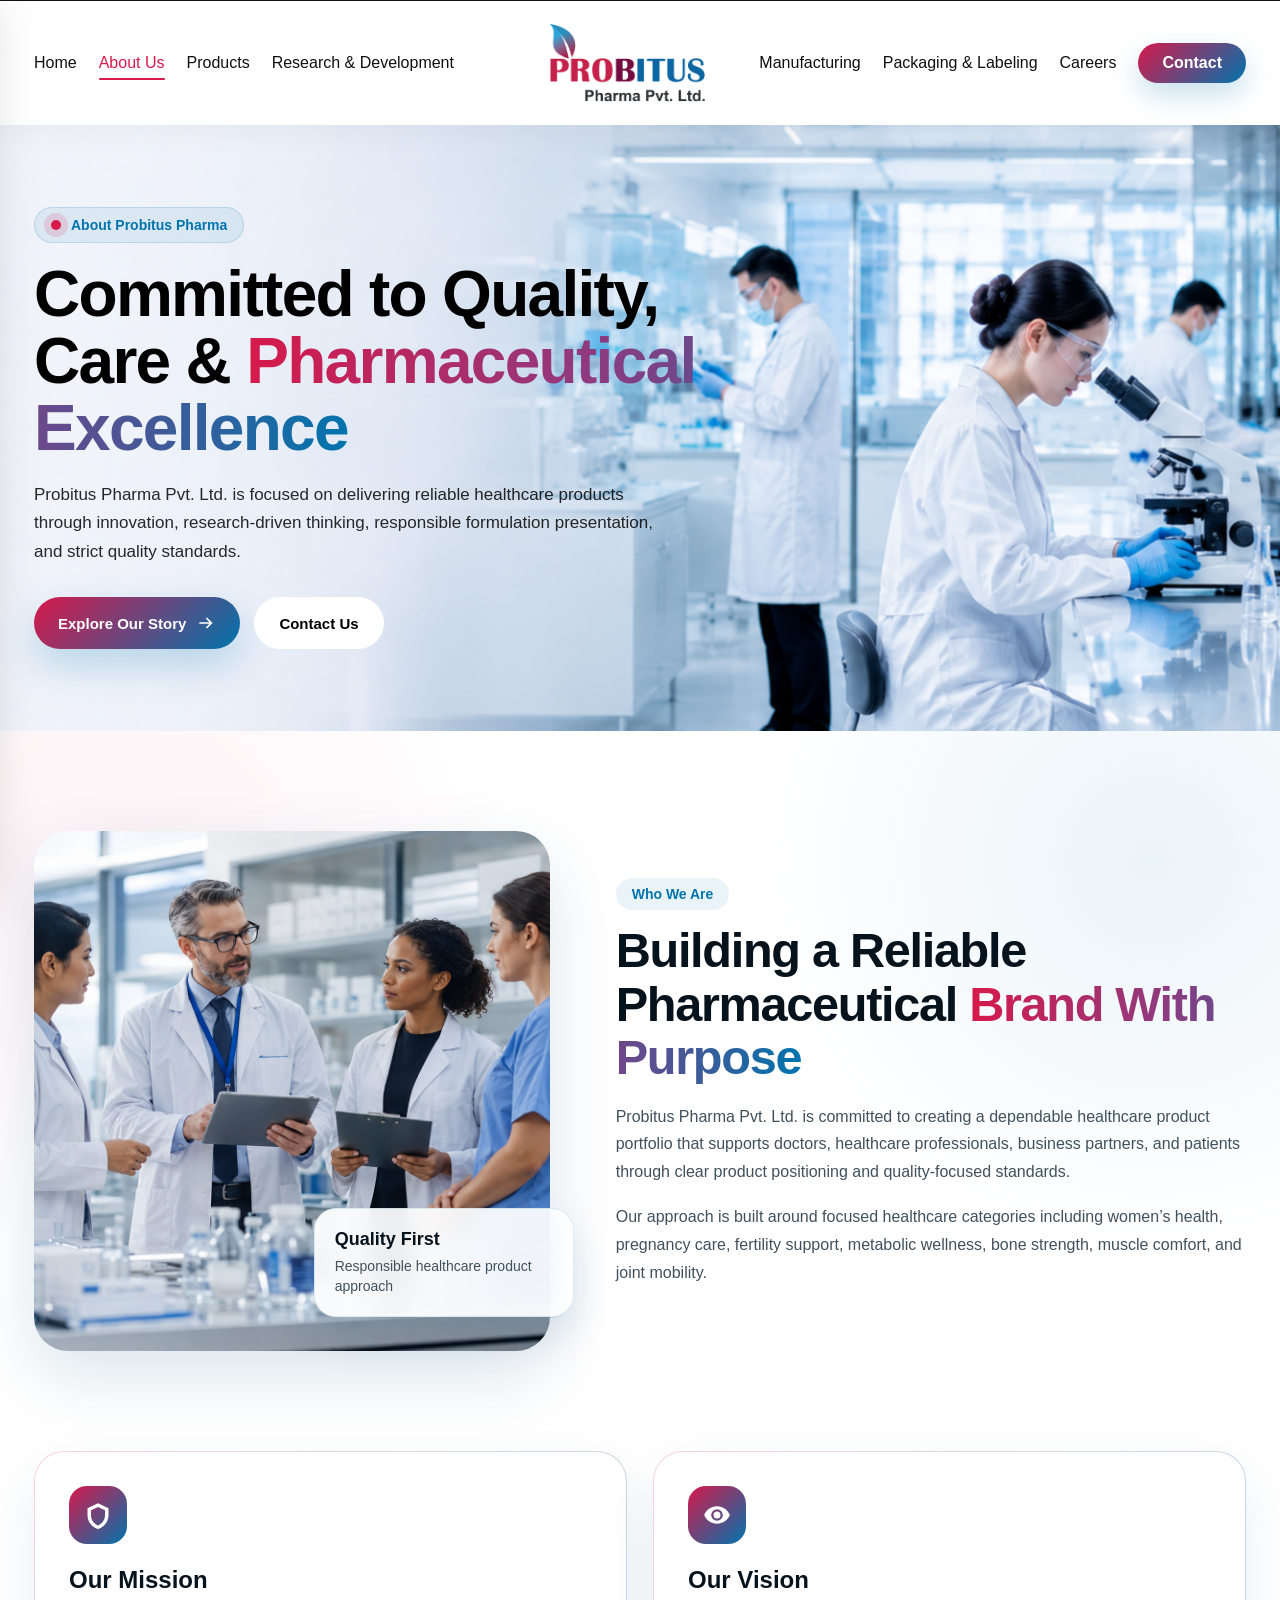
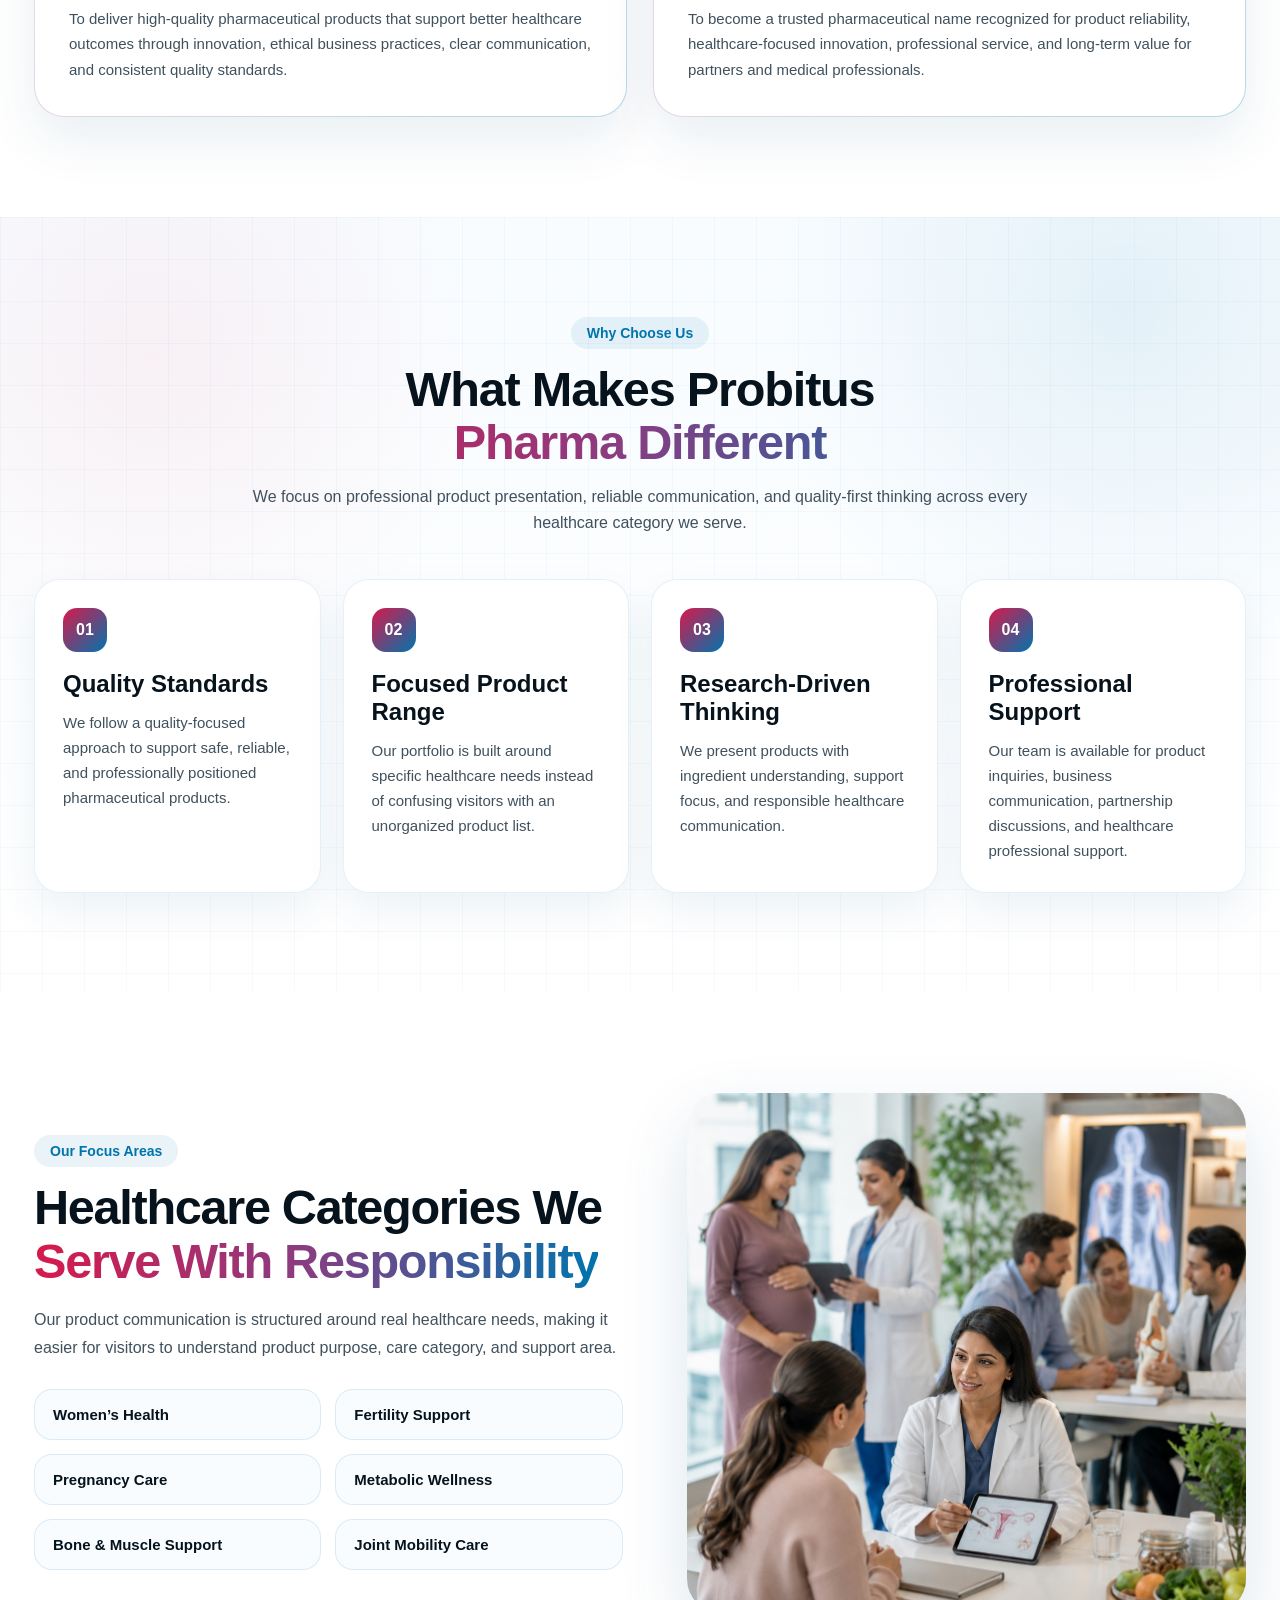
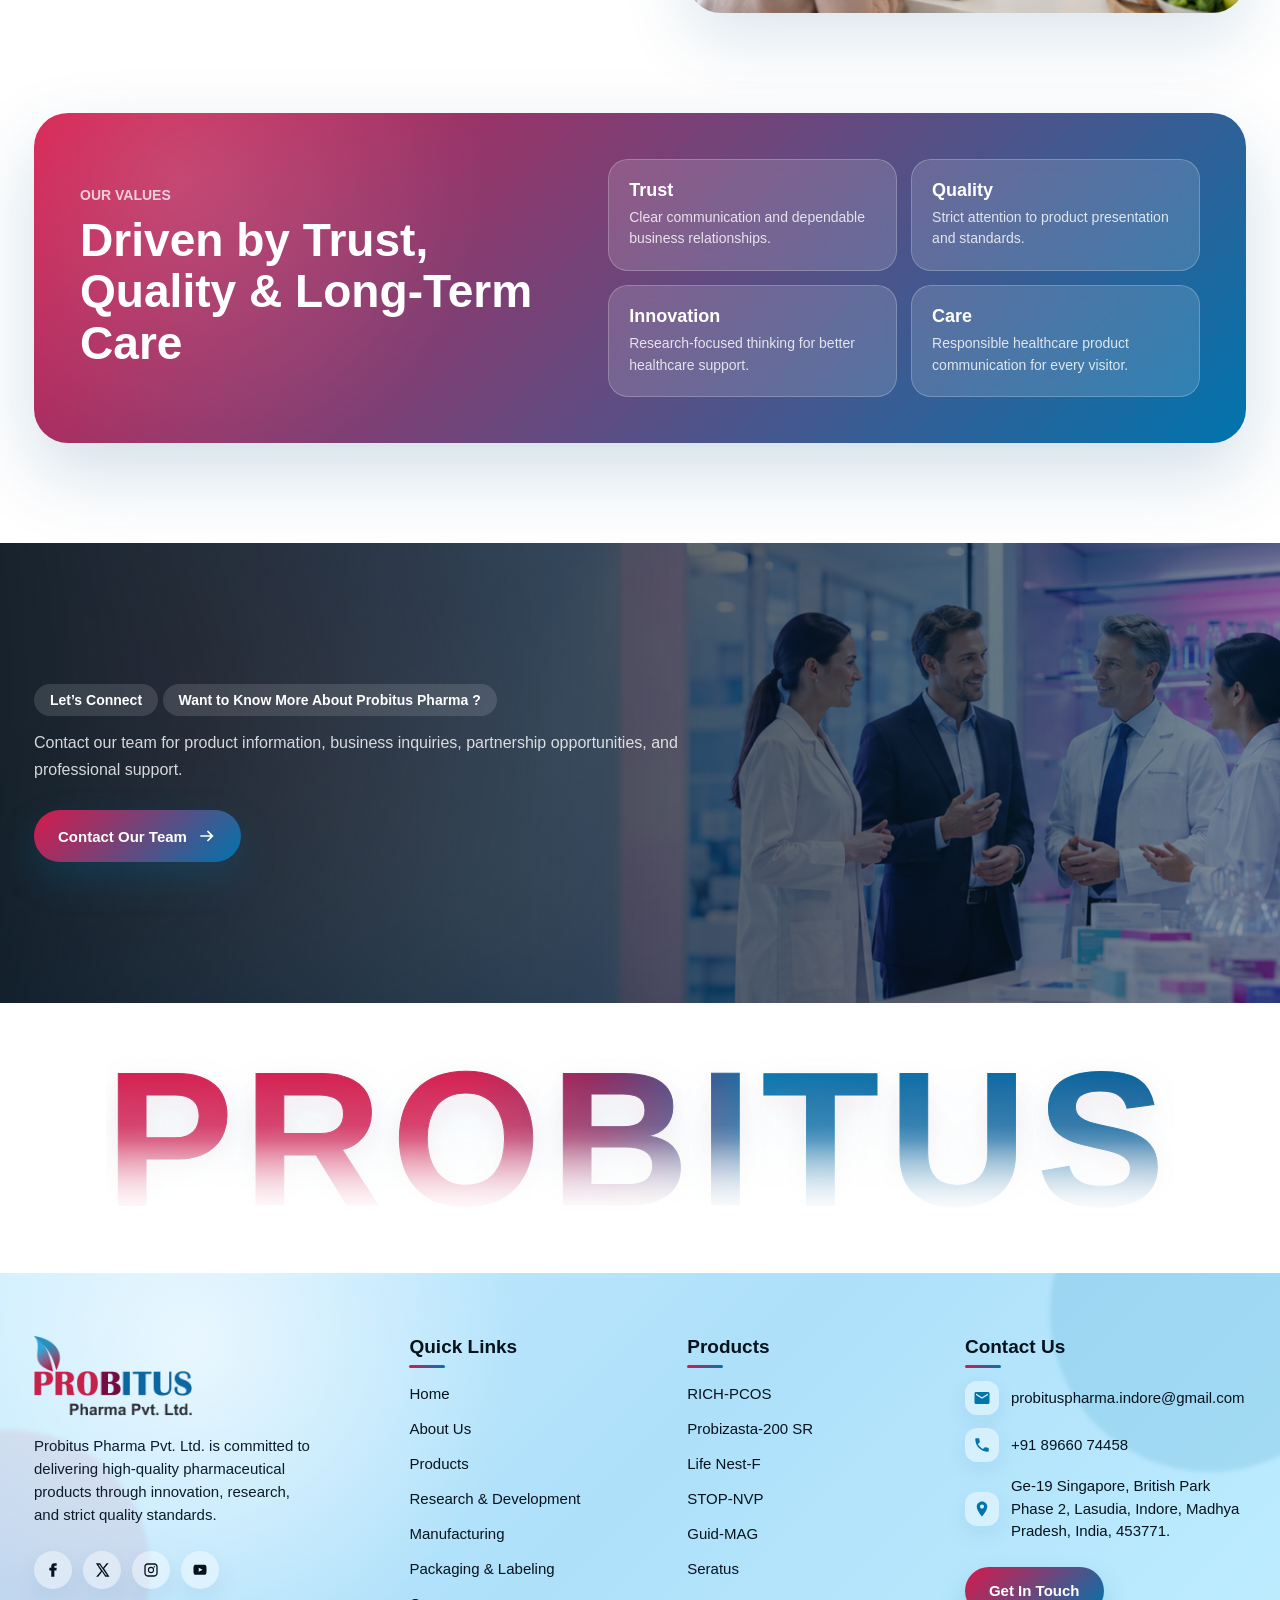
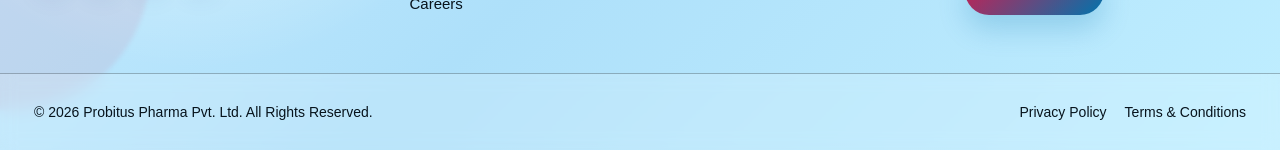
<file: about.html>
<!DOCTYPE html>
<html lang="en">
<head>
  <meta charset="UTF-8" />
  <meta name="viewport" content="width=device-width, initial-scale=1.0" />

  <title>About Us | Probitus Pharma Pvt. Ltd.</title>
  <link rel="icon" type="image/png" sizes="32x32" href="images/favicon.png" />
  <link rel="apple-touch-icon" href="images/favicon.png" />
  <link rel="stylesheet" href="css/about.css" />
  <link rel="stylesheet" href="css/styles.css" />
  <link href="https://fonts.googleapis.com/css2?family=Bree+Serif&family=Montserrat:wght@700;800;900&display=swap" rel="stylesheet">
  <link href="https://fonts.googleapis.com/css2?family=Montserrat:wght@700;800;900&family=Source+Sans+3:wght@400;500;600&display=swap" rel="stylesheet">
</head>

<body>

 <!-- Header Start -->
    <header class="pb-header">
      <div class="pb-header-container">
        <!-- Mobile Menu Icon Start -->
        <button class="pb-mobile-menu-btn" aria-label="Open Menu">
          <span></span>
          <span></span>
          <span></span>
        </button>
        <!-- Mobile Menu Icon End -->

        <!-- Left Nav Start -->
        <nav class="pb-desktop-nav pb-left-nav">
          <ul>
            <li><a href="index.html" >Home</a></li>
            <li><a href="about.html" class="active">About Us</a></li>
            <li><a href="product.html">Products</a></li>
            <li><a href="research.html">Research &amp; Development</a></li>
          </ul>
        </nav>
        <!-- Left Nav End -->

        <!-- Logo Start -->
        <a href="index.html" class="pb-logo">
          <img src="images/logo.png" alt="Probitus Pharma Pvt. Ltd." />
        </a>
        <!-- Logo End -->

        <!-- Right Nav Start -->
        <nav class="pb-desktop-nav pb-right-nav">
          <ul>
            <li><a href="manufacturing.html">Manufacturing</a></li>
            <li><a href="packaging-labeling.html">Packaging & Labeling</a></li>
            <li><a href="careers.html">Careers</a></li>
            <li><a href="contact.html" class="pb-contact-btn">Contact</a></li>
          </ul>
        </nav>
        <!-- Right Nav End -->

        <!-- Mobile Call Icon Start -->
        <a href="tel:+91 8966074458" class="pb-mobile-call" aria-label="Call Us">
          <svg viewBox="0 0 24 24" aria-hidden="true">
            <path
              d="M6.62 10.79c1.44 2.83 3.76 5.14 6.59 6.59l2.2-2.2c.27-.27.67-.36 1.02-.24 1.12.37 2.33.57 3.57.57.55 0 1 .45 1 1V20c0 .55-.45 1-1 1C10.61 21 3 13.39 3 4c0-.55.45-1 1-1h3.5c.55 0 1 .45 1 1 0 1.24.2 2.45.57 3.57.11.35.03.74-.25 1.02l-2.2 2.2z"
            />
          </svg>
        </a>
        <!-- Mobile Call Icon End -->
      </div>

      <!-- Mobile Overlay Start -->
      <div class="pb-menu-overlay"></div>
      <!-- Mobile Overlay End -->

      <!-- Mobile Sidebar Start -->
      <aside class="pb-mobile-sidebar">
        <div class="pb-sidebar-head">
          <a href="index.html" class="pb-sidebar-logo">
            <img src="images/logo.png" alt="Probitus Pharma Pvt. Ltd." />
          </a>

          <button class="pb-sidebar-close" aria-label="Close Menu">
            &times;
          </button>
        </div>

        <nav class="pb-mobile-nav">
          <ul>
            <li><a href="index.html" >Home</a></li>
            <li><a href="about.html" class="active">About Us</a></li>
            <li><a href="product.html">Products</a></li>
            <li><a href="research.html">Research &amp; Development</a></li>
            <li><a href="manufacturing.html">Manufacturing</a></li>
            <li><a href="packaging-labeling.html">Packaging & Labeling</a></li>
            <li><a href="careers.html">Careers</a></li>
            <li><a href="contact.html" class="pb-mobile-contact-btn">Contact</a></li>
          </ul>
        </nav>
      </aside>
      <!-- Mobile Sidebar End -->
    </header>
    <!-- Header End -->

  <main class="abt-page">

    <!-- About Banner Start -->
    <section class="abt-hero abt-parallax-section">
      <div class="abt-hero-bg abt-parallax-bg" data-speed="10"></div>
      <div class="abt-hero-overlay"></div>

      <div class="abt-container">
        <div class="abt-hero-content abt-reveal">
          <span class="abt-kicker ">
            <i></i>
            About Probitus Pharma
          </span>

          <h1>Committed to Quality, Care & <span class="abt-hero-span"> Pharmaceutical Excellence</span></h1>

          <p>
            Probitus Pharma Pvt. Ltd. is focused on delivering reliable healthcare
            products through innovation, research-driven thinking, responsible
            formulation presentation, and strict quality standards.
          </p>

          <div class="abt-hero-actions">
            <a href="#abtStory" class="abt-primary-btn">
              Explore Our Story
              <svg viewBox="0 0 24 24">
                <path d="M13.2 5.3 19.9 12l-6.7 6.7-1.4-1.4 4.3-4.3H4v-2h12.1l-4.3-4.3 1.4-1.4z"/>
              </svg>
            </a>

            <a href="contact.html" class="abt-secondary-btn">Contact Us</a>
          </div>
        </div>
      </div>
    </section>
    <!-- About Banner End -->


    <!-- Intro Start -->
    <section class="abt-intro" id="abtStory">
      <div class="abt-container">
        <div class="abt-intro-grid">

          <div class="abt-intro-image abt-reveal">
            <img src="images/building-a-reliable.png" alt="Modern pharmaceutical research lab" />
            <div class="abt-floating-card">
              <strong>Quality First</strong>
              <span>Responsible healthcare product approach</span>
            </div>
          </div>

          <div class="abt-intro-content abt-reveal">
            <span class="abt-section-label">Who We Are</span>

            <h2>Building a Reliable Pharmaceutical <span class="abt-hero-span">Brand With Purpose</span></h2>

            <p>
              Probitus Pharma Pvt. Ltd. is committed to creating a dependable
              healthcare product portfolio that supports doctors, healthcare
              professionals, business partners, and patients through clear product
              positioning and quality-focused standards.
            </p>

            <p>
              Our approach is built around focused healthcare categories including
              women’s health, pregnancy care, fertility support, metabolic wellness,
              bone strength, muscle comfort, and joint mobility.
            </p>

            
          </div>

        </div>
      </div>
    </section>
    <!-- Intro End -->


    <!-- Mission Vision Start -->
    <section class="abt-mission">
      <div class="abt-container">
        <div class="abt-mission-grid">

          <div class="abt-mission-card abt-reveal">
            <div class="abt-icon">
              <svg viewBox="0 0 24 24">
                <path d="M12 2 3 6.2v6.1c0 5.4 3.8 10.4 9 11.7 5.2-1.3 9-6.3 9-11.7V6.2L12 2zm0 3.1 6 2.8v4.4c0 3.8-2.5 7.5-6 8.7-3.5-1.2-6-4.9-6-8.7V7.9l6-2.8z"/>
              </svg>
            </div>

            <h3>Our Mission</h3>
            <p>
              To deliver high-quality pharmaceutical products that support better
              healthcare outcomes through innovation, ethical business practices,
              clear communication, and consistent quality standards.
            </p>
          </div>

          <div class="abt-mission-card abt-reveal">
            <div class="abt-icon">
              <svg viewBox="0 0 24 24">
                <path d="M12 4.5C7 4.5 2.7 7.6 1 12c1.7 4.4 6 7.5 11 7.5s9.3-3.1 11-7.5c-1.7-4.4-6-7.5-11-7.5zm0 12.5a5 5 0 1 1 0-10 5 5 0 0 1 0 10zm0-8a3 3 0 1 0 0 6 3 3 0 0 0 0-6z"/>
              </svg>
            </div>

            <h3>Our Vision</h3>
            <p>
              To become a trusted pharmaceutical name recognized for product
              reliability, healthcare-focused innovation, professional service,
              and long-term value for partners and medical professionals.
            </p>
          </div>

        </div>
      </div>
    </section>
    <!-- Mission Vision End -->


    <!-- Why Us Start -->
    <section class="abt-why">
      <div class="abt-container">

        <div class="abt-heading abt-reveal">
          <span>Why Choose Us</span>
          <h2>What Makes Probitus <div class="abt-hero-span"> Pharma Different</div></h2>
          <p>
            We focus on professional product presentation, reliable communication,
            and quality-first thinking across every healthcare category we serve.
          </p>
        </div>

        <div class="abt-why-grid">

          <div class="abt-why-card abt-reveal">
            <span>01</span>
            <h3>Quality Standards</h3>
            <p>
              We follow a quality-focused approach to support safe, reliable, and
              professionally positioned pharmaceutical products.
            </p>
          </div>

          <div class="abt-why-card abt-reveal">
            <span>02</span>
            <h3>Focused Product Range</h3>
            <p>
              Our portfolio is built around specific healthcare needs instead of
              confusing visitors with an unorganized product list.
            </p>
          </div>

          <div class="abt-why-card abt-reveal">
            <span>03</span>
            <h3>Research-Driven Thinking</h3>
            <p>
              We present products with ingredient understanding, support focus,
              and responsible healthcare communication.
            </p>
          </div>

          <div class="abt-why-card abt-reveal">
            <span>04</span>
            <h3>Professional Support</h3>
            <p>
              Our team is available for product inquiries, business communication,
              partnership discussions, and healthcare professional support.
            </p>
          </div>

        </div>
      </div>
    </section>
    <!-- Why Us End -->


    <!-- Capability Start -->
    <section class="abt-capability">
      <div class="abt-container">
        <div class="abt-capability-grid">

          <div class="abt-capability-content abt-reveal">
            <span class="abt-section-label">Our Focus Areas</span>

            <h2>Healthcare Categories We <span class="abt-hero-span"> Serve With Responsibility</span></h2>

            <p>
              Our product communication is structured around real healthcare
              needs, making it easier for visitors to understand product purpose,
              care category, and support area.
            </p>

            <div class="abt-focus-list">
              <div>Women’s Health</div>
              <div>Fertility Support</div>
              <div>Pregnancy Care</div>
              <div>Metabolic Wellness</div>
              <div>Bone & Muscle Support</div>
              <div>Joint Mobility Care</div>
            </div>
          </div>

          <div class="abt-capability-image abt-reveal">
            <img src="images/healthcare-categories.png" alt="Pharmaceutical quality and care" />
          </div>

        </div>
      </div>
    </section>
    <!-- Capability End -->


    <!-- Values Start -->
    <section class="abt-values">
      <div class="abt-container">

        <div class="abt-values-box abt-reveal">
          <div>
            <span>Our Values</span>
            <h2>Driven by Trust, Quality & Long-Term Care</h2>
          </div>

          <div class="abt-values-list">
            <div>
              <strong>Trust</strong>
              <p>Clear communication and dependable business relationships.</p>
            </div>

            <div>
              <strong>Quality</strong>
              <p>Strict attention to product presentation and standards.</p>
            </div>

            <div>
              <strong>Innovation</strong>
              <p>Research-focused thinking for better healthcare support.</p>
            </div>

            <div>
              <strong>Care</strong>
              <p>Responsible healthcare product communication for every visitor.</p>
            </div>
          </div>
        </div>

      </div>
    </section>
    <!-- Values End -->


    <!-- CTA Start -->
    <section class="abt-cta abt-parallax-section">
      <div class="abt-cta-bg abt-parallax-bg" data-speed="10"></div>
      <div class="abt-cta-overlay"></div>

      <div class="abt-container">
        <div class="abt-cta-content abt-reveal">
          <span>Let’s Connect</span>

          <span>Want to Know More About Probitus Pharma ?</span>

          <p>
            Contact our team for product information, business inquiries,
            partnership opportunities, and professional support.
          </p>

          <a href="contact.html">
            Contact Our Team
            <svg viewBox="0 0 24 24">
              <path d="M13.2 5.3 19.9 12l-6.7 6.7-1.4-1.4 4.3-4.3H4v-2h12.1l-4.3-4.3 1.4-1.4z"/>
            </svg>
          </a>
        </div>
      </div>
    </section>
    <!-- CTA End -->

  </main>
 <!-- Footer Big Text Start -->
    <section class="pb-footer-big-text-section">
      <div class="pb-footer-big-text-wrap">
        <h2 class="pb-footer-big-text" aria-label="PROBITUS">PROBITUS</h2>
      </div>
    </section>
    <!-- Footer Big Text End -->
     
  <!-- Footer Start -->
     <footer class="pb-footer">
    <div class="pb-footer-main">
      <!-- Footer Brand Start -->
      <div class="pb-footer-brand pb-footer-animate">
        <a href="#" class="pb-footer-logo">
          <img src="images/logo.png" alt="Probitus Pharma Pvt. Ltd." />
        </a>

        <p>
          Probitus Pharma Pvt. Ltd. is committed to delivering high-quality
          pharmaceutical products through innovation, research, and strict
          quality standards.
        </p>

        <div class="pb-footer-social">
          <a href="#" aria-label="Facebook">
            <svg viewBox="0 0 24 24">
              <path
                d="M14 8.7V6.8c0-.9.6-1.1 1-1.1h2.5V2h-3.4c-3.8 0-4.7 2.8-4.7 4.6v2.1H6.5v3.9h2.9V22H14v-9.4h3.1l.5-3.9H14z" />
            </svg>
          </a>

          <a href="#" aria-label="X">
            <svg viewBox="0 0 24 24">
              <path
                d="M18.9 2H22l-6.8 7.8L23.2 22h-6.3l-4.9-7.4L6.4 22H3.2l7.3-8.4L2.8 2h6.4l4.4 6.7L18.9 2zm-1.1 17.9h1.7L8.3 4H6.5l11.3 15.9z" />
            </svg>
          </a>

          <a href="#" aria-label="Instagram">
            <svg viewBox="0 0 24 24">
              <path
                d="M7 2h10c2.8 0 5 2.2 5 5v10c0 2.8-2.2 5-5 5H7c-2.8 0-5-2.2-5-5V7c0-2.8 2.2-5 5-5zm10 18c1.7 0 3-1.3 3-3V7c0-1.7-1.3-3-3-3H7C5.3 4 4 5.3 4 7v10c0 1.7 1.3 3 3 3h10zM12 7.3A4.7 4.7 0 1 1 12 16.7 4.7 4.7 0 0 1 12 7.3zm0 7.7a3 3 0 1 0 0-6 3 3 0 0 0 0 6zm5-8.9a1.1 1.1 0 1 1 0 2.2 1.1 1.1 0 0 1 0-2.2z" />
            </svg>
          </a>

          <a href="#" aria-label="YouTube">
            <svg viewBox="0 0 24 24">
              <path
                d="M21.6 7.2s-.2-1.5-.8-2.1c-.8-.8-1.7-.8-2.1-.9C15.8 4 12 4 12 4s-3.8 0-6.7.2c-.4.1-1.3.1-2.1.9-.6.6-.8 2.1-.8 2.1S2.2 9 2.2 10.8v1.7c0 1.8.2 3.6.2 3.6s.2 1.5.8 2.1c.8.8 1.9.8 2.4.9 1.7.2 6.4.2 6.4.2s3.8 0 6.7-.2c.4-.1 1.3-.1 2.1-.9.6-.6.8-2.1.8-2.1s.2-1.8.2-3.6v-1.7c0-1.8-.2-3.6-.2-3.6zM10.1 14.8V8.6l5.8 3.1-5.8 3.1z" />
            </svg>
          </a>
        </div>
      </div>
      <!-- Footer Brand End -->

      <!-- Quick Links Start -->
      <div class="pb-footer-col pb-footer-animate">
        <h3>Quick Links</h3>
        <ul>
          <li><a href="index.html">Home</a></li>
          <li><a href="about.html">About Us</a></li>
          <li><a href="product.html">Products</a></li>
          <li><a href="research.html">Research &amp; Development</a></li>
          <li><a href="manufacturing.html">Manufacturing</a></li>
          <li><a href="packaging-labeling.html">Packaging & Labeling</a></li>
          <li><a href="careers.html">Careers</a></li>
        </ul>
      </div>
      <!-- Quick Links End -->

      <!-- Products Start -->
      <div class="pb-footer-col pb-footer-animate">
        <h3>Products</h3>
        <ul>
          <li><a href="product.html#rich-pcos">RICH-PCOS</a></li>
          <li><a href="product.html#probizasta">Probizasta-200 SR</a></li>
          <li><a href="product.html#life-nest">Life Nest-F</a></li>
          <li><a href="product.html#stop-nvp">STOP-NVP</a></li>
          <li><a href="product.html#guid-mag">Guid-MAG</a></li>
          <li><a href="product.html#seratus">Seratus</a></li>
        </ul>
      </div>
      <!-- Products End -->

      <!-- Contact Start -->
      <div class="pb-footer-contact pb-footer-animate">
        <h3>Contact Us</h3>

        <ul>
          <li>
            <span>
              <svg viewBox="0 0 24 24">
                <path
                  d="M20 4H4c-1.1 0-2 .9-2 2v12c0 1.1.9 2 2 2h16c1.1 0 2-.9 2-2V6c0-1.1-.9-2-2-2zm0 4-8 5-8-5V6l8 5 8-5v2z" />
              </svg>
            </span>
            <a href="mailto:probituspharma.indore@gmail.com">probituspharma.indore@gmail.com</a>
          </li>

          <li>
            <span>
              <svg viewBox="0 0 24 24">
                <path
                  d="M6.6 10.8c1.4 2.8 3.8 5.1 6.6 6.6l2.2-2.2c.3-.3.7-.4 1.1-.2 1.1.4 2.3.6 3.5.6.6 0 1 .4 1 1V20c0 .6-.4 1-1 1C10.6 21 3 13.4 3 4c0-.6.4-1 1-1h3.5c.6 0 1 .4 1 1 0 1.2.2 2.4.6 3.5.1.4 0 .8-.3 1.1l-2.2 2.2z" />
              </svg>
            </span>
            <a href="tel:+91 8966074458">+91 89660 74458</a>
          </li>

          <li>
            <span>
              <svg viewBox="0 0 24 24">
                <path
                  d="M12 2C8.1 2 5 5.1 5 9c0 5.3 7 13 7 13s7-7.7 7-13c0-3.9-3.1-7-7-7zm0 9.5A2.5 2.5 0 1 1 12 6a2.5 2.5 0 0 1 0 5.5z" />
              </svg>
            </span>
            <p>Ge-19 Singapore, British Park Phase 2, Lasudia, Indore, Madhya Pradesh, India, 453771.</p>
          </li>
        </ul>

        <a href="contact.html" class="pb-footer-cta">Get In Touch</a>
      </div>
      <!-- Contact End -->
    </div>

    <!-- Footer Bottom Start -->
    <div class="pb-footer-bottom">
      <div class="pb-footer-bottom-inner">
        <p>© 2026 Probitus Pharma Pvt. Ltd. All Rights Reserved.</p>

        <div>
          <a href="privacy-policy.html">Privacy Policy</a>
          <a href="terms-conditions.html">Terms &amp; Conditions</a>
        </div>
      </div>
    </div>
    <!-- Footer Bottom End -->
  </footer>

  <script src="js/about.js"></script>
</body>
</html>
</file>
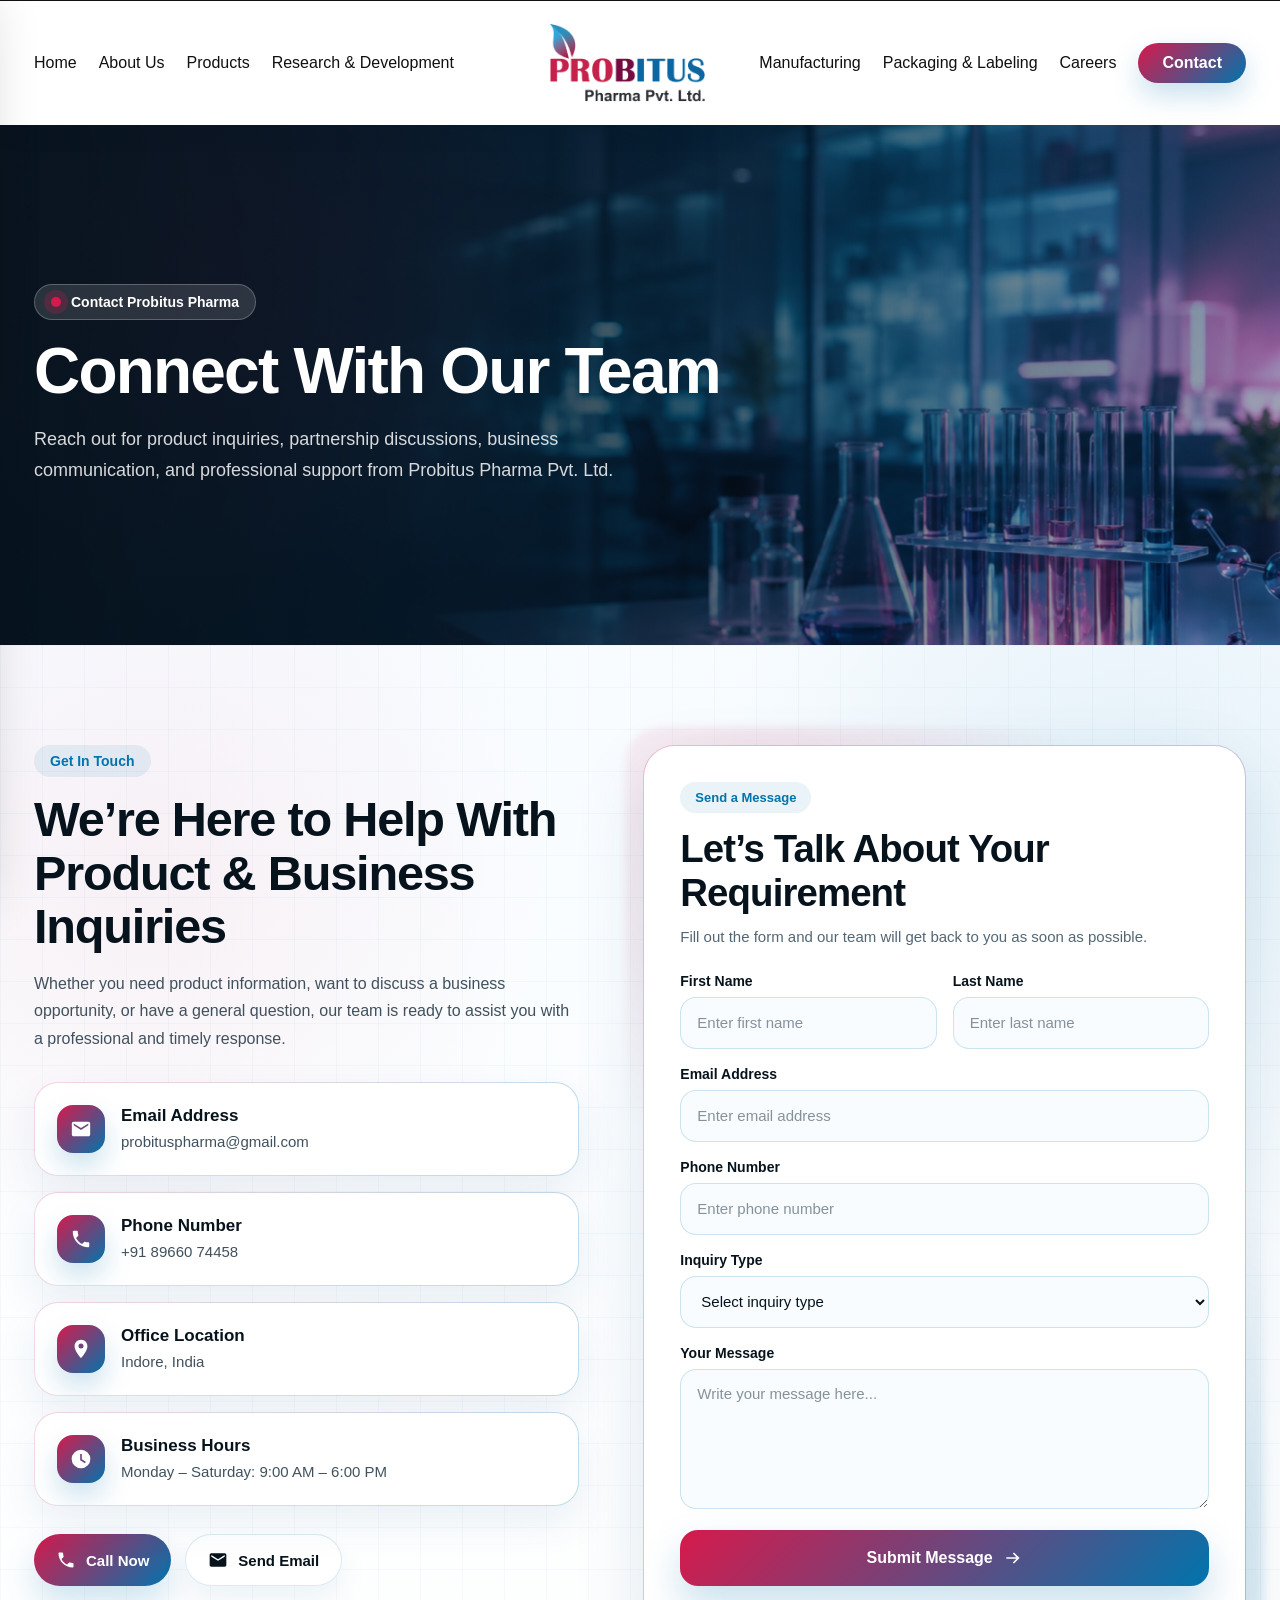
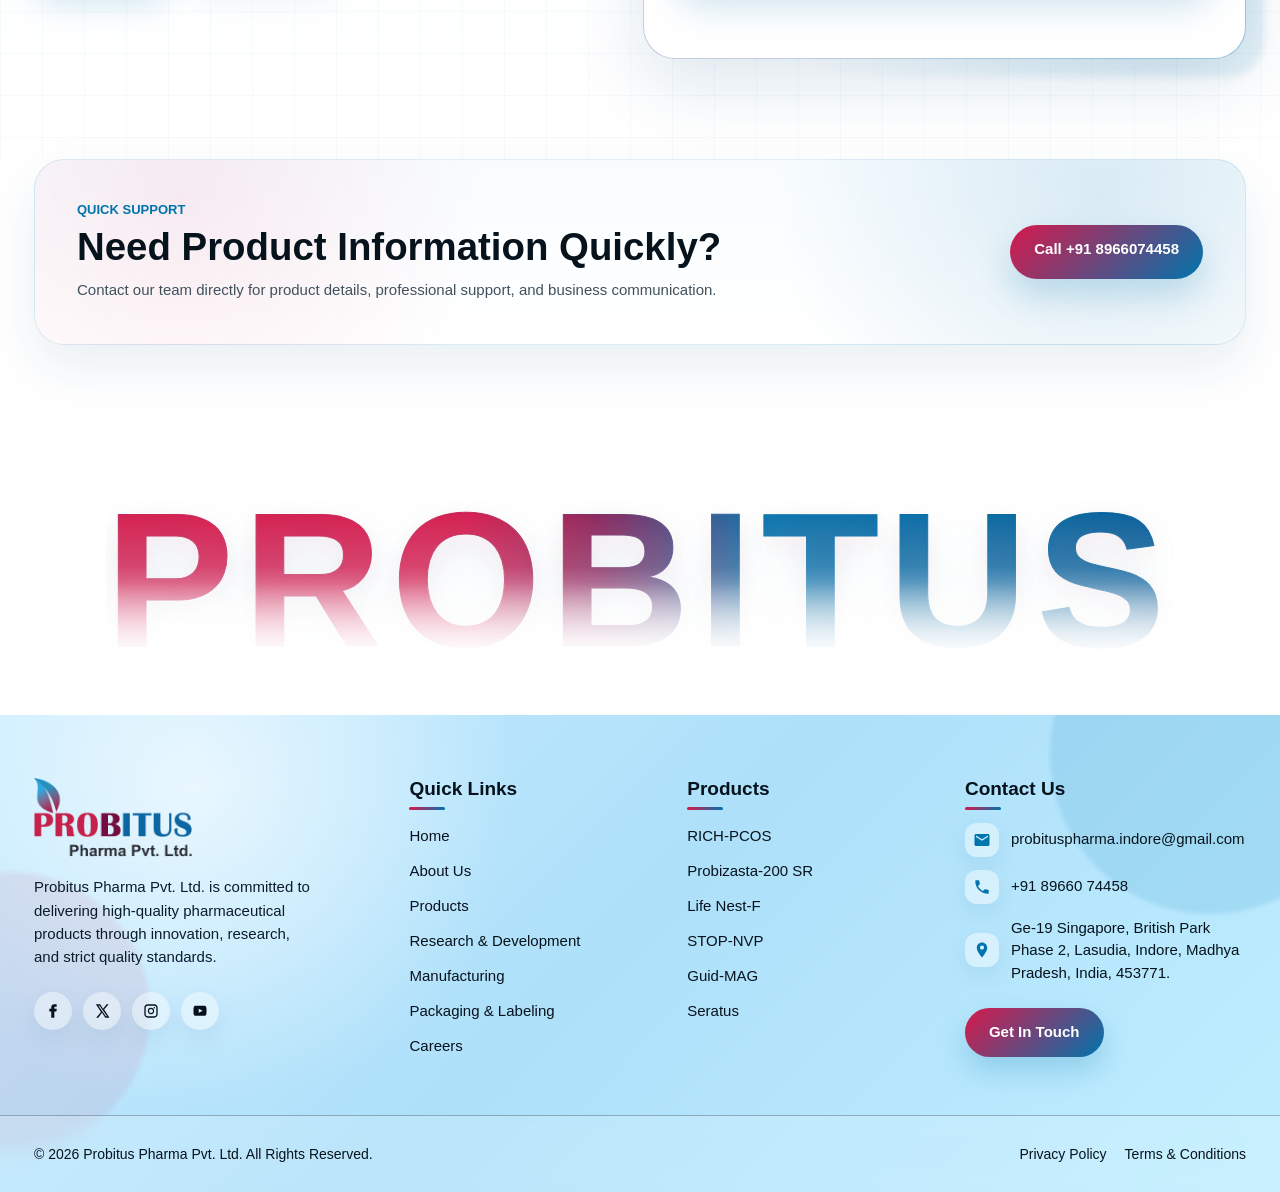
<file: contact.html>
<!DOCTYPE html>
<html lang="en">
<head>
  <meta charset="UTF-8" />
  <meta name="viewport" content="width=device-width, initial-scale=1.0" />

  <title>Contact Us | Probitus Pharma Pvt. Ltd.</title>

  <link rel="stylesheet" href="css/contact.css" />
  <link rel="stylesheet" href="css/styles.css" />
    <link rel="icon" type="image/png" sizes="32x32" href="images/favicon.png" />
  <link rel="apple-touch-icon" href="images/favicon.png" />
</head>

<body>

   <!-- Header Start -->
    <header class="pb-header">
      <div class="pb-header-container">
        <!-- Mobile Menu Icon Start -->
        <button class="pb-mobile-menu-btn" aria-label="Open Menu">
          <span></span>
          <span></span>
          <span></span>
        </button>
        <!-- Mobile Menu Icon End -->

        <!-- Left Nav Start -->
        <nav class="pb-desktop-nav pb-left-nav">
          <ul>
            <li><a href="index.html" >Home</a></li>
            <li><a href="about.html">About Us</a></li>
            <li><a href="product.html">Products</a></li>
            <li><a href="research.html">Research &amp; Development</a></li>
          </ul>
        </nav>
        <!-- Left Nav End -->

        <!-- Logo Start -->
        <a href="index.html" class="pb-logo">
          <img src="images/logo.png" alt="Probitus Pharma Pvt. Ltd." />
        </a>
        <!-- Logo End -->

        <!-- Right Nav Start -->
        <nav class="pb-desktop-nav pb-right-nav">
          <ul>
            <li><a href="manufacturing.html">Manufacturing</a></li>
            <li><a href="packaging-labeling.html">Packaging & Labeling</a></li>
            <li><a href="careers.html">Careers</a></li>
            <li><a href="contact.html" class="pb-contact-btn active">Contact</a></li>
          </ul>
        </nav>
        <!-- Right Nav End -->

        <!-- Mobile Call Icon Start -->
        <a href="tel:+91 8966074458" class="pb-mobile-call" aria-label="Call Us">
          <svg viewBox="0 0 24 24" aria-hidden="true">
            <path
              d="M6.62 10.79c1.44 2.83 3.76 5.14 6.59 6.59l2.2-2.2c.27-.27.67-.36 1.02-.24 1.12.37 2.33.57 3.57.57.55 0 1 .45 1 1V20c0 .55-.45 1-1 1C10.61 21 3 13.39 3 4c0-.55.45-1 1-1h3.5c.55 0 1 .45 1 1 0 1.24.2 2.45.57 3.57.11.35.03.74-.25 1.02l-2.2 2.2z"
            />
          </svg>
        </a>
        <!-- Mobile Call Icon End -->
      </div>

      <!-- Mobile Overlay Start -->
      <div class="pb-menu-overlay"></div>
      <!-- Mobile Overlay End -->

      <!-- Mobile Sidebar Start -->
      <aside class="pb-mobile-sidebar">
        <div class="pb-sidebar-head">
          <a href="index.html" class="pb-sidebar-logo">
            <img src="images/logo.png" alt="Probitus Pharma Pvt. Ltd." />
          </a>

          <button class="pb-sidebar-close" aria-label="Close Menu">
            &times;
          </button>
        </div>

        <nav class="pb-mobile-nav">
          <ul>
            <li><a href="index.html" >Home</a></li>
            <li><a href="about.html">About Us</a></li>
            <li><a href="product.html">Products</a></li>
            <li><a href="research.html">Research &amp; Development</a></li>
            <li><a href="manufacturing.html">Manufacturing</a></li>
            <li><a href="packaging-labeling.html">Packaging & Labeling</a></li>
            <li><a href="careers.html">Careers</a></li>
            <li><a href="contact.html" class="pb-mobile-contact-btn active">Contact</a></li>
          </ul>
        </nav>
      </aside>
      <!-- Mobile Sidebar End -->
    </header>
    <!-- Header End -->


  <main class="pcp-contact-page">

    <!-- Contact Banner Start -->
    <section class="pcp-contact-hero pcp-parallax-section">
      <div class="pcp-hero-bg pcp-parallax-bg" data-speed="10"></div>
      <div class="pcp-hero-overlay"></div>

      <div class="pcp-container">
        <div class="pcp-hero-content pcp-reveal">
          <span class="pcp-kicker">
            <i></i>
            Contact Probitus Pharma
          </span>

          <h1>Connect With Our Team</h1>

          <p>
            Reach out for product inquiries, partnership discussions, business
            communication, and professional support from Probitus Pharma Pvt. Ltd.
          </p>
        </div>
      </div>
    </section>
    <!-- Contact Banner End -->


    <!-- Contact Main Start -->
    <section class="pcp-contact-main">
      <div class="pcp-container">

        <div class="pcp-contact-grid">

          <!-- Contact Details Start -->
          <div class="pcp-contact-info pcp-reveal">
            <span class="pcp-section-label">Get In Touch</span>

            <h2>We’re Here to Help With Product & Business Inquiries</h2>

            <p>
              Whether you need product information, want to discuss a business
              opportunity, or have a general question, our team is ready to assist
              you with a professional and timely response.
            </p>

            <div class="pcp-info-list">

              <div class="pcp-info-card">
                <div class="pcp-info-icon">
                  <svg viewBox="0 0 24 24">
                    <path d="M20 4H4c-1.1 0-2 .9-2 2v12c0 1.1.9 2 2 2h16c1.1 0 2-.9 2-2V6c0-1.1-.9-2-2-2zm0 4-8 5-8-5V6l8 5 8-5v2z"/>
                  </svg>
                </div>

                <div>
                  <h3>Email Address</h3>
                  <a href="mailto:probituspharma@gmail.com">probituspharma@gmail.com</a>
                </div>
              </div>

              <div class="pcp-info-card">
                <div class="pcp-info-icon">
                  <svg viewBox="0 0 24 24">
                    <path d="M6.6 10.8c1.4 2.8 3.8 5.1 6.6 6.6l2.2-2.2c.3-.3.7-.4 1.1-.2 1.1.4 2.3.6 3.5.6.6 0 1 .4 1 1V20c0 .6-.4 1-1 1C10.6 21 3 13.4 3 4c0-.6.4-1 1-1h3.5c.6 0 1 .4 1 1 0 1.2.2 2.4.6 3.5.1.4 0 .8-.3 1.1l-2.2 2.2z"/>
                  </svg>
                </div>

                <div>
                  <h3>Phone Number</h3>
                  <a href="tel:+91 8966074458">+91 89660 74458</a>
                </div>
              </div>

              <div class="pcp-info-card">
                <div class="pcp-info-icon">
                  <svg viewBox="0 0 24 24">
                    <path d="M12 2C8.1 2 5 5.1 5 9c0 5.3 7 13 7 13s7-7.7 7-13c0-3.9-3.1-7-7-7zm0 9.5A2.5 2.5 0 1 1 12 6a2.5 2.5 0 0 1 0 5.5z"/>
                  </svg>
                </div>

                <div>
                  <h3>Office Location</h3>
                  <p>Indore, India</p>
                </div>
              </div>

              <div class="pcp-info-card">
                <div class="pcp-info-icon">
                  <svg viewBox="0 0 24 24">
                    <path d="M12 1.8A10.2 10.2 0 1 0 12 22.2 10.2 10.2 0 0 0 12 1.8zm.9 10.6 4.3 2.6-.9 1.5-5.2-3.1V6.5h1.8v5.9z"/>
                  </svg>
                </div>

                <div>
                  <h3>Business Hours</h3>
                  <p>Monday – Saturday: 9:00 AM – 6:00 PM</p>
                </div>
              </div>

            </div>

            <div class="pcp-direct-actions">
              <a href="tel:+91 8966074458">
                <svg viewBox="0 0 24 24">
                  <path d="M6.6 10.8c1.4 2.8 3.8 5.1 6.6 6.6l2.2-2.2c.3-.3.7-.4 1.1-.2 1.1.4 2.3.6 3.5.6.6 0 1 .4 1 1V20c0 .6-.4 1-1 1C10.6 21 3 13.4 3 4c0-.6.4-1 1-1h3.5c.6 0 1 .4 1 1 0 1.2.2 2.4.6 3.5.1.4 0 .8-.3 1.1l-2.2 2.2z"/>
                </svg>
                Call Now
              </a>

              <a href="mailto:probituspharma@gmail.com">
                <svg viewBox="0 0 24 24">
                  <path d="M20 4H4c-1.1 0-2 .9-2 2v12c0 1.1.9 2 2 2h16c1.1 0 2-.9 2-2V6c0-1.1-.9-2-2-2zm0 4-8 5-8-5V6l8 5 8-5v2z"/>
                </svg>
                Send Email
              </a>
            </div>
          </div>
          <!-- Contact Details End -->


          <!-- Contact Form Start -->
          <div class="pcp-form-wrap pcp-reveal">
            <form class="pcp-contact-form" id="pcpContactForm">
              <span class="pcp-form-badge">Send a Message</span>

              <h2>Let’s Talk About Your Requirement</h2>

              <p>
                Fill out the form and our team will get back to you as soon as possible.
              </p>

              <div class="pcp-form-row">
                <div class="pcp-field">
                  <label for="firstName">First Name</label>
                  <input type="text" id="firstName" name="firstName" placeholder="Enter first name" required />
                </div>

                <div class="pcp-field">
                  <label for="lastName">Last Name</label>
                  <input type="text" id="lastName" name="lastName" placeholder="Enter last name" required />
                </div>
              </div>

              <div class="pcp-field">
                <label for="emailAddress">Email Address</label>
                <input type="email" id="emailAddress" name="emailAddress" placeholder="Enter email address" required />
              </div>

              <div class="pcp-field">
                <label for="phoneNumber">Phone Number</label>
                <input type="tel" id="phoneNumber" name="phoneNumber" placeholder="Enter phone number" required />
              </div>

              <div class="pcp-field">
                <label for="subject">Inquiry Type</label>
                <select id="subject" name="subject" required>
                  <option value="">Select inquiry type</option>
                  <option value="Product Inquiry">Product Inquiry</option>
                  <option value="Business Discussion">Business Discussion</option>
                  <option value="Partnership">Partnership</option>
                  <option value="General Inquiry">General Inquiry</option>
                </select>
              </div>

              <div class="pcp-field">
                <label for="message">Your Message</label>
                <textarea id="message" name="message" placeholder="Write your message here..." required></textarea>
              </div>

              <button type="submit" class="pcp-submit-btn">
                Submit Message
                <svg viewBox="0 0 24 24">
                  <path d="M13.2 5.3 19.9 12l-6.7 6.7-1.4-1.4 4.3-4.3H4v-2h12.1l-4.3-4.3 1.4-1.4z"/>
                </svg>
              </button>

              <p class="pcp-form-status" id="pcpFormStatus"></p>
            </form>
          </div>
          <!-- Contact Form End -->

        </div>
      </div>
    </section>
    <!-- Contact Main End -->


    <!-- Contact CTA Start -->
    <section class="pcp-contact-strip">
      <div class="pcp-container">
        <div class="pcp-strip-box pcp-reveal">
          <div>
            <span>Quick Support</span>
            <h2>Need Product Information Quickly?</h2>
            <p>
              Contact our team directly for product details, professional support,
              and business communication.
            </p>
          </div>

          <a href="tel:+91 8966074458">
            Call +91 8966074458
          </a>
        </div>
      </div>
    </section>
    <!-- Contact CTA End -->

  </main>



  <!-- Footer Big Text Start -->
    <section class="pb-footer-big-text-section">
      <div class="pb-footer-big-text-wrap">
        <h2 class="pb-footer-big-text" aria-label="PROBITUS">PROBITUS</h2>
      </div>
    </section>
    <!-- Footer Big Text End -->

   <!-- Footer Start -->
     <footer class="pb-footer">
    <div class="pb-footer-main">
      <!-- Footer Brand Start -->
      <div class="pb-footer-brand pb-footer-animate">
        <a href="#" class="pb-footer-logo">
          <img src="images/logo.png" alt="Probitus Pharma Pvt. Ltd." />
        </a>

        <p>
          Probitus Pharma Pvt. Ltd. is committed to delivering high-quality
          pharmaceutical products through innovation, research, and strict
          quality standards.
        </p>

        <div class="pb-footer-social">
          <a href="#" aria-label="Facebook">
            <svg viewBox="0 0 24 24">
              <path
                d="M14 8.7V6.8c0-.9.6-1.1 1-1.1h2.5V2h-3.4c-3.8 0-4.7 2.8-4.7 4.6v2.1H6.5v3.9h2.9V22H14v-9.4h3.1l.5-3.9H14z" />
            </svg>
          </a>

          <a href="#" aria-label="X">
            <svg viewBox="0 0 24 24">
              <path
                d="M18.9 2H22l-6.8 7.8L23.2 22h-6.3l-4.9-7.4L6.4 22H3.2l7.3-8.4L2.8 2h6.4l4.4 6.7L18.9 2zm-1.1 17.9h1.7L8.3 4H6.5l11.3 15.9z" />
            </svg>
          </a>

          <a href="#" aria-label="Instagram">
            <svg viewBox="0 0 24 24">
              <path
                d="M7 2h10c2.8 0 5 2.2 5 5v10c0 2.8-2.2 5-5 5H7c-2.8 0-5-2.2-5-5V7c0-2.8 2.2-5 5-5zm10 18c1.7 0 3-1.3 3-3V7c0-1.7-1.3-3-3-3H7C5.3 4 4 5.3 4 7v10c0 1.7 1.3 3 3 3h10zM12 7.3A4.7 4.7 0 1 1 12 16.7 4.7 4.7 0 0 1 12 7.3zm0 7.7a3 3 0 1 0 0-6 3 3 0 0 0 0 6zm5-8.9a1.1 1.1 0 1 1 0 2.2 1.1 1.1 0 0 1 0-2.2z" />
            </svg>
          </a>

          <a href="#" aria-label="YouTube">
            <svg viewBox="0 0 24 24">
              <path
                d="M21.6 7.2s-.2-1.5-.8-2.1c-.8-.8-1.7-.8-2.1-.9C15.8 4 12 4 12 4s-3.8 0-6.7.2c-.4.1-1.3.1-2.1.9-.6.6-.8 2.1-.8 2.1S2.2 9 2.2 10.8v1.7c0 1.8.2 3.6.2 3.6s.2 1.5.8 2.1c.8.8 1.9.8 2.4.9 1.7.2 6.4.2 6.4.2s3.8 0 6.7-.2c.4-.1 1.3-.1 2.1-.9.6-.6.8-2.1.8-2.1s.2-1.8.2-3.6v-1.7c0-1.8-.2-3.6-.2-3.6zM10.1 14.8V8.6l5.8 3.1-5.8 3.1z" />
            </svg>
          </a>
        </div>
      </div>
      <!-- Footer Brand End -->

      <!-- Quick Links Start -->
      <div class="pb-footer-col pb-footer-animate">
        <h3>Quick Links</h3>
        <ul>
          <li><a href="index.html">Home</a></li>
          <li><a href="about.html">About Us</a></li>
          <li><a href="product.html">Products</a></li>
          <li><a href="research.html">Research &amp; Development</a></li>
          <li><a href="manufacturing.html">Manufacturing</a></li>
          <li><a href="packaging-labeling.html">Packaging & Labeling</a></li>
          <li><a href="careers.html">Careers</a></li>
        </ul>
      </div>
      <!-- Quick Links End -->

      <!-- Products Start -->
      <div class="pb-footer-col pb-footer-animate">
        <h3>Products</h3>
        <ul>
          <li><a href="product.html#rich-pcos">RICH-PCOS</a></li>
          <li><a href="product.html#probizasta">Probizasta-200 SR</a></li>
          <li><a href="product.html#life-nest">Life Nest-F</a></li>
          <li><a href="product.html#stop-nvp">STOP-NVP</a></li>
          <li><a href="product.html#guid-mag">Guid-MAG</a></li>
          <li><a href="product.html#seratus">Seratus</a></li>
        </ul>
      </div>
      <!-- Products End -->

      <!-- Contact Start -->
      <div class="pb-footer-contact pb-footer-animate">
        <h3>Contact Us</h3>

        <ul>
          <li>
            <span>
              <svg viewBox="0 0 24 24">
                <path
                  d="M20 4H4c-1.1 0-2 .9-2 2v12c0 1.1.9 2 2 2h16c1.1 0 2-.9 2-2V6c0-1.1-.9-2-2-2zm0 4-8 5-8-5V6l8 5 8-5v2z" />
              </svg>
            </span>
            <a href="mailto:probituspharma.indore@gmail.com">probituspharma.indore@gmail.com</a>
          </li>

          <li>
            <span>
              <svg viewBox="0 0 24 24">
                <path
                  d="M6.6 10.8c1.4 2.8 3.8 5.1 6.6 6.6l2.2-2.2c.3-.3.7-.4 1.1-.2 1.1.4 2.3.6 3.5.6.6 0 1 .4 1 1V20c0 .6-.4 1-1 1C10.6 21 3 13.4 3 4c0-.6.4-1 1-1h3.5c.6 0 1 .4 1 1 0 1.2.2 2.4.6 3.5.1.4 0 .8-.3 1.1l-2.2 2.2z" />
              </svg>
            </span>
            <a href="tel:+91 8966074458">+91 89660 74458</a>
          </li>

          <li>
            <span>
              <svg viewBox="0 0 24 24">
                <path
                  d="M12 2C8.1 2 5 5.1 5 9c0 5.3 7 13 7 13s7-7.7 7-13c0-3.9-3.1-7-7-7zm0 9.5A2.5 2.5 0 1 1 12 6a2.5 2.5 0 0 1 0 5.5z" />
              </svg>
            </span>
            <p>Ge-19 Singapore, British Park Phase 2, Lasudia, Indore, Madhya Pradesh, India, 453771.</p>
          </li>
        </ul>

        <a href="contact.html" class="pb-footer-cta">Get In Touch</a>
      </div>
      <!-- Contact End -->
    </div>

    <!-- Footer Bottom Start -->
    <div class="pb-footer-bottom">
      <div class="pb-footer-bottom-inner">
        <p>© 2026 Probitus Pharma Pvt. Ltd. All Rights Reserved.</p>

        <div>
          <a href="privacy-policy.html">Privacy Policy</a>
          <a href="terms-conditions.html">Terms &amp; Conditions</a>
        </div>
      </div>
    </div>
    <!-- Footer Bottom End -->
  </footer>



  <script src="js/contact.js"></script>
  <script src="js/script.js"></script>
</body>
</html>
</file>
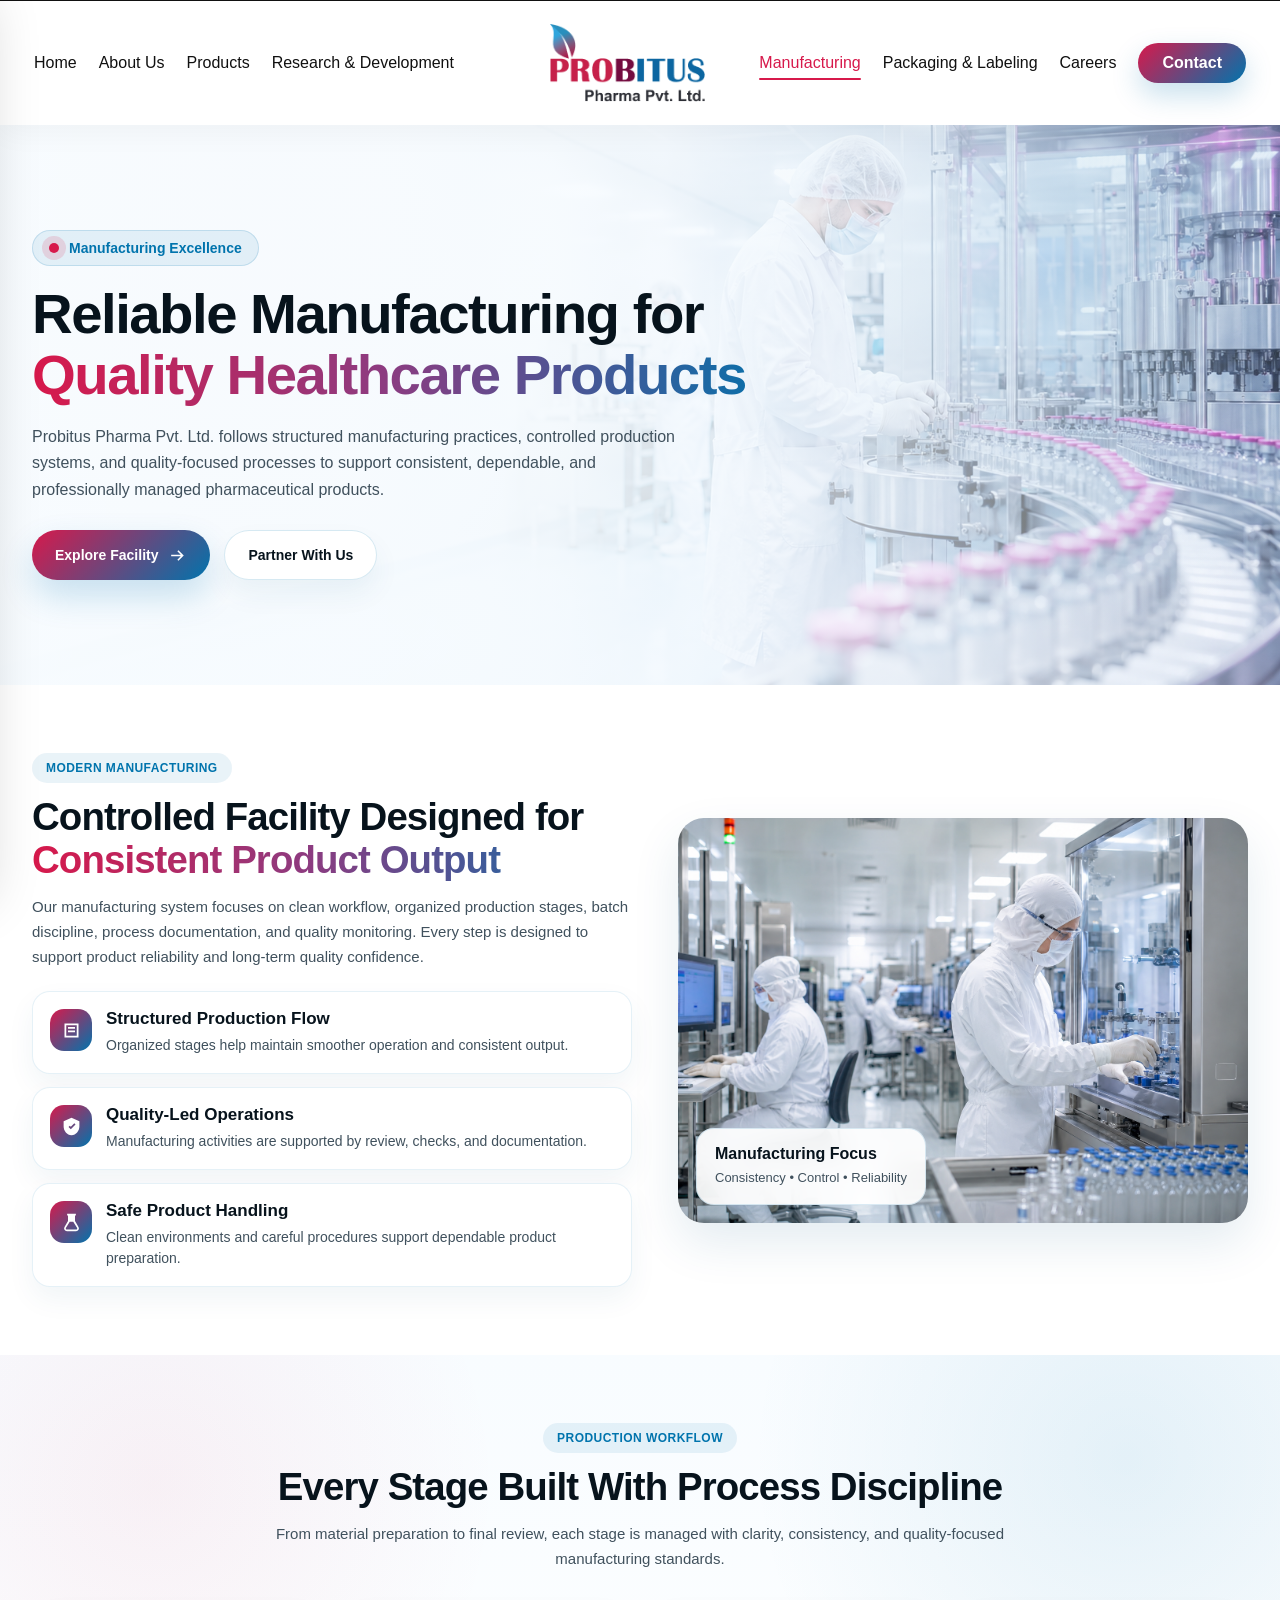
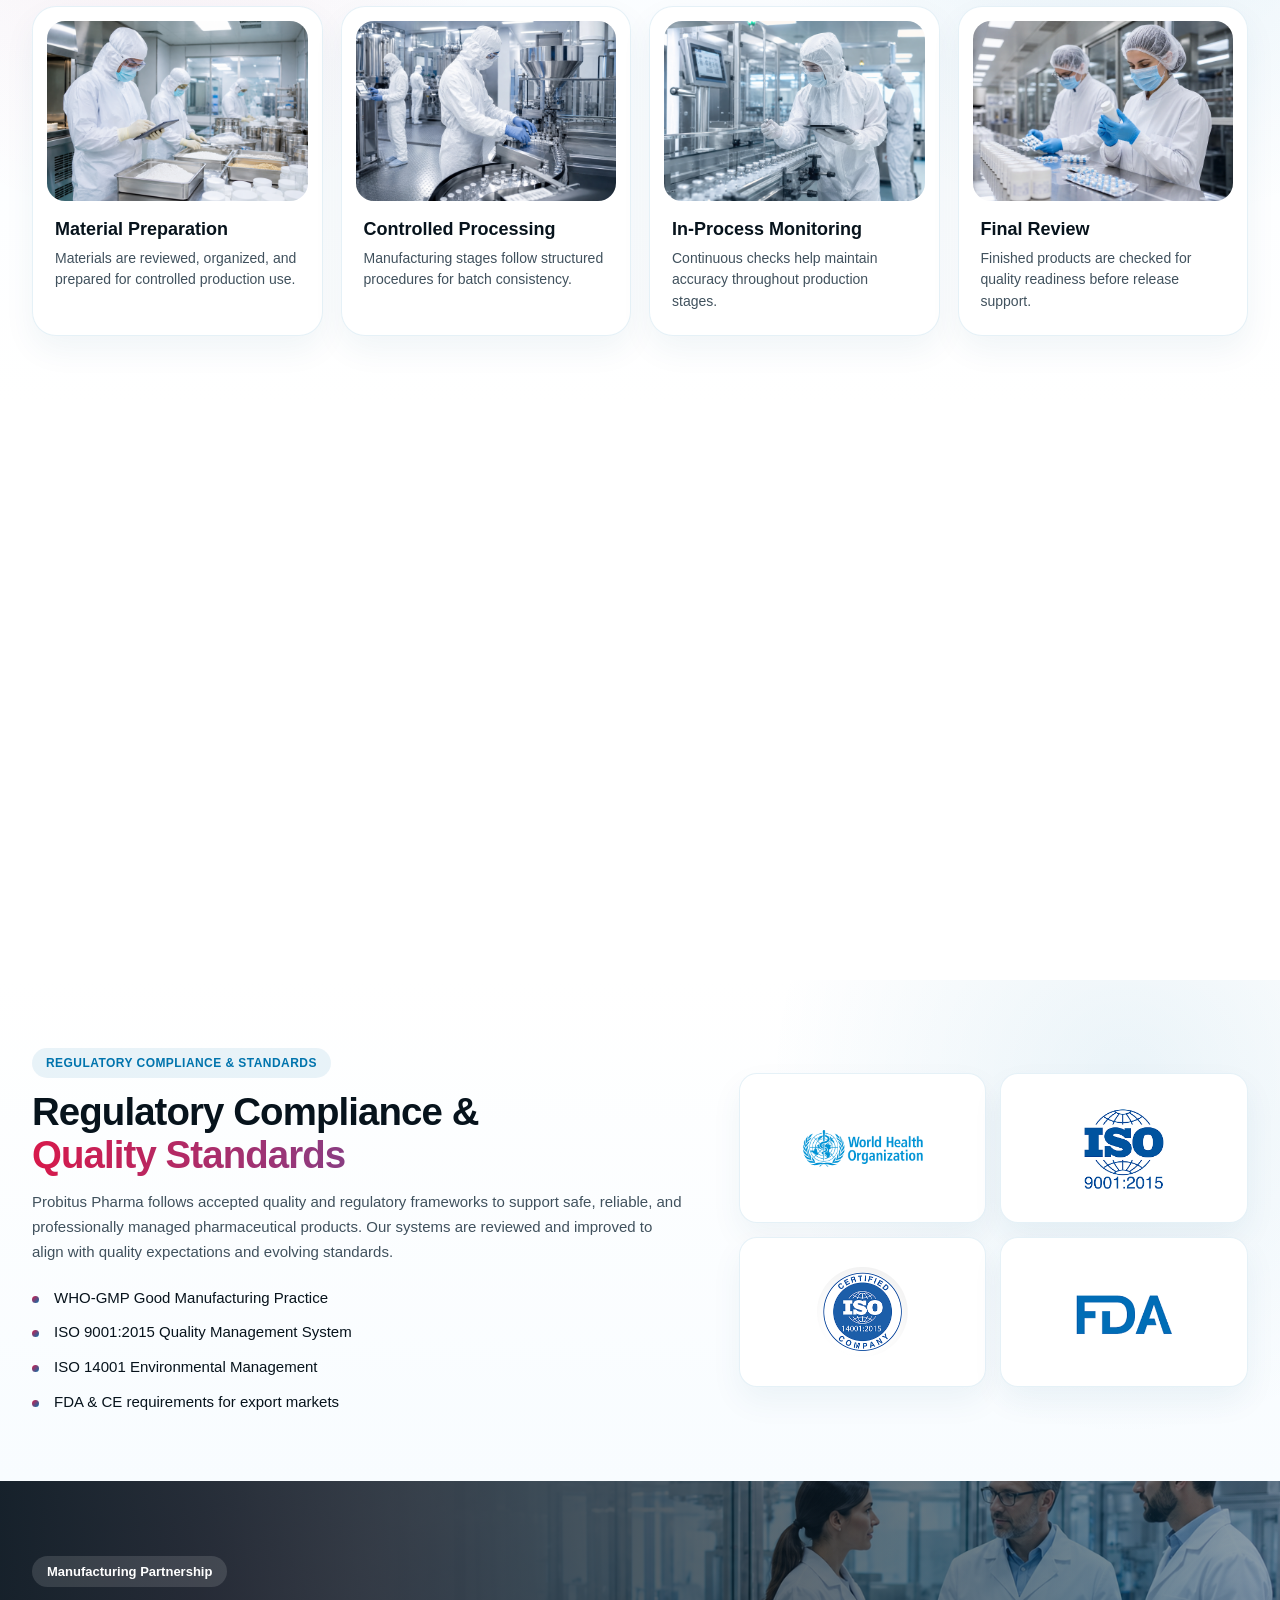
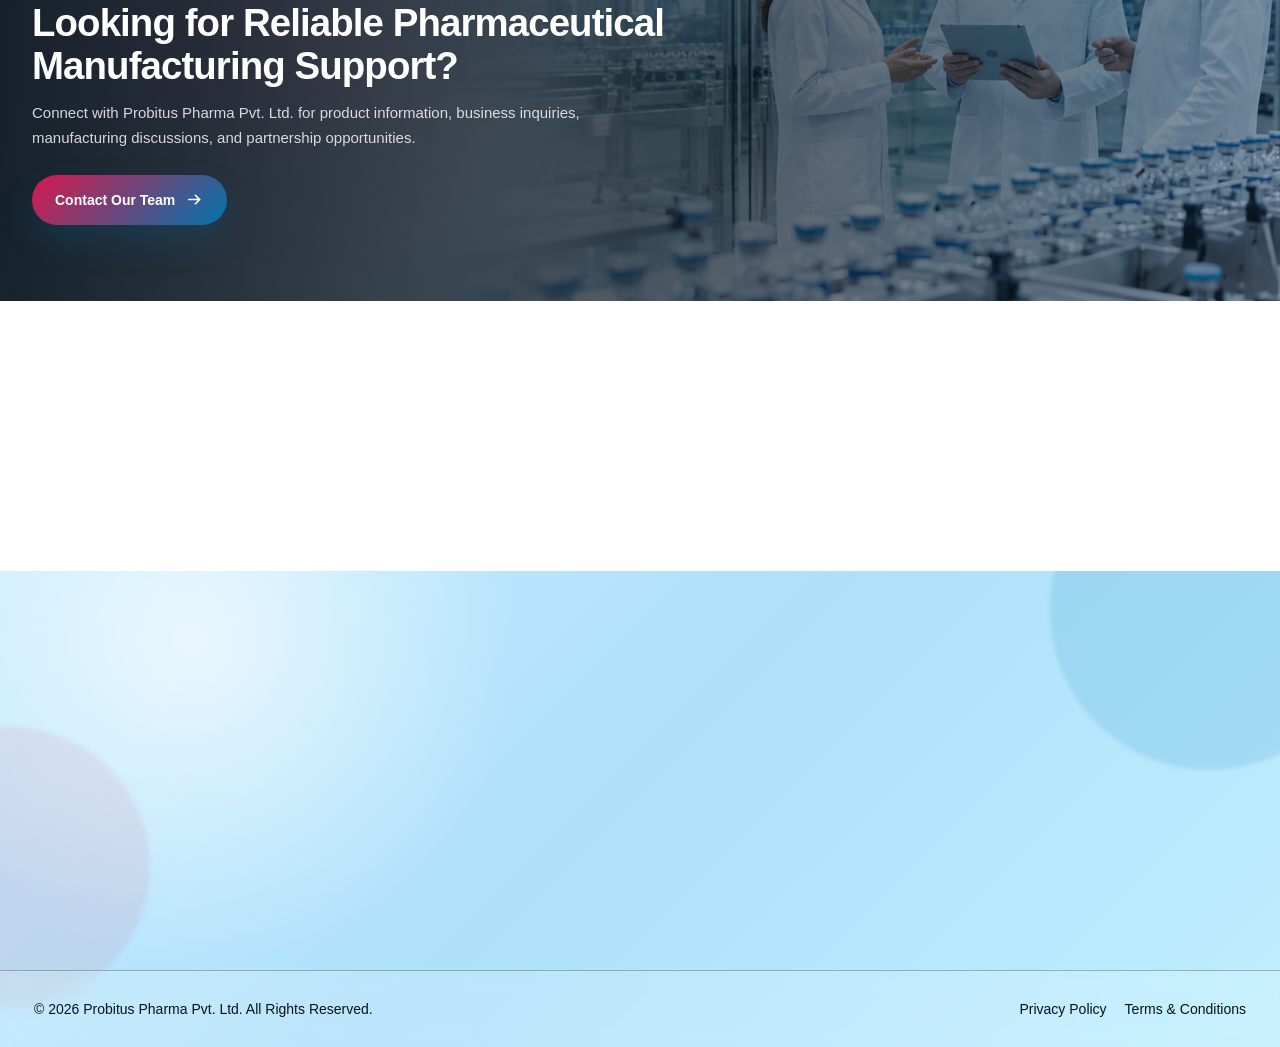
<file: manufacturing.html>
<!-- manufacturing.html -->
<!doctype html>
<html lang="en">
  <head>
    <meta charset="UTF-8" />
    <meta name="viewport" content="width=device-width, initial-scale=1.0" />

    <title>Manufacturing | Probitus Pharma Pvt. Ltd.</title>
  <link rel="icon" type="image/png" sizes="32x32" href="images/favicon.png" />
  <link rel="apple-touch-icon" href="images/favicon.png" />
    <link rel="stylesheet" href="css/styles.css" />
    <link rel="stylesheet" href="css/manufacturing.css" />
  </head>

  <body>
     <!-- Header Start -->
    <header class="pb-header">
      <div class="pb-header-container">
        <!-- Mobile Menu Icon Start -->
        <button class="pb-mobile-menu-btn" aria-label="Open Menu">
          <span></span>
          <span></span>
          <span></span>
        </button>
        <!-- Mobile Menu Icon End -->

        <!-- Left Nav Start -->
        <nav class="pb-desktop-nav pb-left-nav">
          <ul>
            <li><a href="index.html" >Home</a></li>
            <li><a href="about.html">About Us</a></li>
            <li><a href="product.html">Products</a></li>
            <li><a href="research.html">Research &amp; Development</a></li>
          </ul>
        </nav>
        <!-- Left Nav End -->

        <!-- Logo Start -->
        <a href="index.html" class="pb-logo">
          <img src="images/logo.png" alt="Probitus Pharma Pvt. Ltd." />
        </a>
        <!-- Logo End -->

        <!-- Right Nav Start -->
        <nav class="pb-desktop-nav pb-right-nav">
          <ul>
            <li><a href="manufacturing.html" class="active">Manufacturing</a></li>
            <li><a href="packaging-labeling.html">Packaging & Labeling</a></li>
            <li><a href="careers.html">Careers</a></li>
            <li><a href="contact.html" class="pb-contact-btn">Contact</a></li>
          </ul>
        </nav>
        <!-- Right Nav End -->

        <!-- Mobile Call Icon Start -->
        <a href="tel:+91 8966074458" class="pb-mobile-call" aria-label="Call Us">
          <svg viewBox="0 0 24 24" aria-hidden="true">
            <path
              d="M6.62 10.79c1.44 2.83 3.76 5.14 6.59 6.59l2.2-2.2c.27-.27.67-.36 1.02-.24 1.12.37 2.33.57 3.57.57.55 0 1 .45 1 1V20c0 .55-.45 1-1 1C10.61 21 3 13.39 3 4c0-.55.45-1 1-1h3.5c.55 0 1 .45 1 1 0 1.24.2 2.45.57 3.57.11.35.03.74-.25 1.02l-2.2 2.2z"
            />
          </svg>
        </a>
        <!-- Mobile Call Icon End -->
      </div>

      <!-- Mobile Overlay Start -->
      <div class="pb-menu-overlay"></div>
      <!-- Mobile Overlay End -->

      <!-- Mobile Sidebar Start -->
      <aside class="pb-mobile-sidebar">
        <div class="pb-sidebar-head">
          <a href="index.html" class="pb-sidebar-logo">
            <img src="images/logo.png" alt="Probitus Pharma Pvt. Ltd." />
          </a>

          <button class="pb-sidebar-close" aria-label="Close Menu">
            &times;
          </button>
        </div>

        <nav class="pb-mobile-nav">
          <ul>
            <li><a href="index.html">Home</a></li>
            <li><a href="about.html">About Us</a></li>
            <li><a href="product.html">Products</a></li>
            <li><a href="research.html">Research &amp; Development</a></li>
            <li><a href="manufacturing.html" class="active">Manufacturing</a></li>
            <li><a href="packaging-labeling.html">Packaging & Labeling</a></li>
            <li><a href="careers.html">Careers</a></li>
            <li><a href="contact.html" class="pb-mobile-contact-btn">Contact</a></li>
          </ul>
        </nav>
      </aside>
      <!-- Mobile Sidebar End -->
    </header>
    <!-- Header End -->

    <main class="mpg-page">
      <!-- Banner Start -->
      <section class="mpg-hero">
        <div class="mpg-hero-bg"></div>
        <div class="mpg-hero-overlay"></div>
        <div class="mpg-hero-pattern"></div>

        <div class="mpg-container">
          <div class="mpg-hero-content mpg-reveal">
            <span class="mpg-kicker">
              <i></i>
              Manufacturing Excellence
            </span>

            <h1>
              Reliable Manufacturing for
              <span>Quality Healthcare Products</span>
            </h1>

            <p>
              Probitus Pharma Pvt. Ltd. follows structured manufacturing
              practices, controlled production systems, and quality-focused
              processes to support consistent, dependable, and professionally
              managed pharmaceutical products.
            </p>

            <div class="mpg-hero-actions">
              <a href="#mpgFacility" class="mpg-btn-primary">
                Explore Facility
                <svg viewBox="0 0 24 24">
                  <path
                    d="M13.2 5.3 19.9 12l-6.7 6.7-1.4-1.4 4.3-4.3H4v-2h12.1l-4.3-4.3 1.4-1.4z"
                  />
                </svg>
              </a>

              <a href="#mpgCTA" class="mpg-btn-secondary">Partner With Us</a>
            </div>
          </div>
        </div>
      </section>
      <!-- Banner End -->

      <!-- Facility Start -->
      <section class="mpg-facility" id="mpgFacility">
        <div class="mpg-container">
          <div class="mpg-facility-grid">
            <div class="mpg-facility-text mpg-reveal">
              <span class="mpg-section-tag">Modern Manufacturing</span>

              <h2>
                Controlled Facility Designed for
                <span>Consistent Product Output</span>
              </h2>

              <p>
                Our manufacturing system focuses on clean workflow, organized
                production stages, batch discipline, process documentation, and
                quality monitoring. Every step is designed to support product
                reliability and long-term quality confidence.
              </p>

              <div class="mpg-feature-list">
                <div>
                  <span>
                    <svg viewBox="0 0 24 24">
                      <path
                        d="M4 4h16v16H4V4zm2 2v12h12V6H6zm2 2h8v2H8V8zm0 4h8v2H8v-2z"
                      />
                    </svg>
                  </span>
                  <div>
                    <h3>Structured Production Flow</h3>
                    <p>
                      Organized stages help maintain smoother operation and
                      consistent output.
                    </p>
                  </div>
                </div>

                <div>
                  <span>
                    <svg viewBox="0 0 24 24">
                      <path
                        d="M12 2 3 6v6c0 5 3.8 9.7 9 10 5.2-.3 9-5 9-10V6l-9-4zm4.6 7.7-5.4 5.4-2.6-2.6 1.4-1.4 1.2 1.2 4-4 1.4 1.4z"
                      />
                    </svg>
                  </span>
                  <div>
                    <h3>Quality-Led Operations</h3>
                    <p>
                      Manufacturing activities are supported by review, checks,
                      and documentation.
                    </p>
                  </div>
                </div>

                <div>
                  <span>
                    <svg viewBox="0 0 24 24">
                      <path
                        d="M7 2h10v2h-1v6.2l4 6.8A3.3 3.3 0 0 1 17.2 22H6.8A3.3 3.3 0 0 1 4 17l4-6.8V4H7V2zm3 9-4.3 7.1A1.2 1.2 0 0 0 6.8 20h10.4a1.2 1.2 0 0 0 1.1-1.9L14 11h-4z"
                      />
                    </svg>
                  </span>
                  <div>
                    <h3>Safe Product Handling</h3>
                    <p>
                      Clean environments and careful procedures support
                      dependable product preparation.
                    </p>
                  </div>
                </div>
              </div>
            </div>

            <div class="mpg-facility-image mpg-reveal">
              <img
                src="images/controlled-facility.png"
                alt="Pharmaceutical manufacturing facility"
              />
              <div class="mpg-floating-card">
                <strong>Manufacturing Focus</strong>
                <span>Consistency • Control • Reliability</span>
              </div>
            </div>
          </div>
        </div>
      </section>
      <!-- Facility End -->

      <!-- Process Start -->
      <section class="mpg-process">
        <div class="mpg-container">
          <div class="mpg-heading mpg-reveal">
            <span>Production Workflow</span>
            <h2>Every Stage Built With Process Discipline</h2>
            <p>
              From material preparation to final review, each stage is managed
              with clarity, consistency, and quality-focused manufacturing
              standards.
            </p>
          </div>

          <div class="mpg-process-grid">
            <div class="mpg-process-card mpg-reveal">
              <div class="mpg-process-img">
                <img
                  src="images/material-preparation.png"
                  alt="Material preparation in pharmaceutical production"
                />
              </div>
              <h3>Material Preparation</h3>
              <p>
                Materials are reviewed, organized, and prepared for controlled
                production use.
              </p>
            </div>

            <div class="mpg-process-card mpg-reveal">
              <div class="mpg-process-img">
                <img
                  src="images/controlled-processing.png"
                  alt="Controlled pharmaceutical processing"
                />
              </div>
              <h3>Controlled Processing</h3>
              <p>
                Manufacturing stages follow structured procedures for batch
                consistency.
              </p>
            </div>

            <div class="mpg-process-card mpg-reveal">
              <div class="mpg-process-img">
                <img
                  src="images/in-process-monitoring.png"
                  alt="In-process quality monitoring"
                />
              </div>
              <h3>In-Process Monitoring</h3>
              <p>
                Continuous checks help maintain accuracy throughout production
                stages.
              </p>
            </div>

            <div class="mpg-process-card mpg-reveal">
              <div class="mpg-process-img">
                <img
                  src="images/final-review.png"
                  alt="Final product review in pharmaceutical lab"
                />
              </div>
              <h3>Final Review</h3>
              <p>
                Finished products are checked for quality readiness before
                release support.
              </p>
            </div>
          </div>
        </div>
      </section>
      <!-- Process End -->

      <!-- Quality Systems Start -->
      <section class="mpg-quality">
        <div class="mpg-container">
          <div class="mpg-quality-box">
            <div class="mpg-quality-image mpg-reveal">
              <img
                src="images/quality-checks.png"
                alt="Pharmaceutical quality manufacturing review"
              />
            </div>

            <div class="mpg-quality-content mpg-reveal">
              <span class="mpg-section-tag">Quality Manufacturing System</span>

              <h2>
                Quality Checks Integrated Into
                <span>Every Manufacturing Stage</span>
              </h2>

              <p>
                Quality is built into raw material review, production handling,
                in-process monitoring, packaging readiness, and final product
                verification to support dependable product standards.
              </p>

              <div class="mpg-quality-points">
                <div>
                  <h3>Raw Material Review</h3>
                  <p>
                    Materials are checked before entering the production
                    workflow.
                  </p>
                </div>

                <div>
                  <h3>Process Monitoring</h3>
                  <p>
                    Critical stages are observed to support consistency and
                    accuracy.
                  </p>
                </div>

                <div>
                  <h3>Documentation Control</h3>
                  <p>
                    Records support traceability, accountability, and process
                    clarity.
                  </p>
                </div>

                <div>
                  <h3>Final Product Check</h3>
                  <p>
                    Finished batches are reviewed before product release
                    support.
                  </p>
                </div>
              </div>
            </div>
          </div>
        </div>
      </section>
      <!-- Quality Systems End -->

      <!-- Compliance Start -->
      <section class="mpg-compliance">
        <div class="mpg-container">
          <div class="mpg-compliance-grid">
            <div class="mpg-compliance-content mpg-reveal">
              <span class="mpg-section-tag"
                >Regulatory Compliance & Standards</span
              >

              <h2>
                Regulatory Compliance &
                <span>Quality Standards</span>
              </h2>

              <p>
                Probitus Pharma follows accepted quality and regulatory
                frameworks to support safe, reliable, and professionally managed
                pharmaceutical products. Our systems are reviewed and improved
                to align with quality expectations and evolving standards.
              </p>

              <ul>
                <li>WHO-GMP Good Manufacturing Practice</li>
                <li>ISO 9001:2015 Quality Management System</li>
                <li>ISO 14001 Environmental Management</li>
                <li>FDA &amp; CE requirements for export markets</li>
              </ul>
            </div>

            <div class="mpg-standard-grid mpg-reveal">
              <div>
                <img src="images/who.png" alt="WHO GMP standard" />
              </div>

              <div>
                <img src="images/iso-19901-2015.png" alt="ISO 9001 2015 standard" />
              </div>

              <div>
                <img src="images/iso.png" alt="ISO 14001 standard" />
              </div>

              <div>
                <img src="images/fda.png" alt="FDA and CE standards" />
              </div>
            </div>
          </div>
        </div>
      </section>
      <!-- Compliance End -->

      <!-- CTA Start -->
      <section class="mpg-cta" id="mpgCTA">
        <div class="mpg-cta-bg"></div>
        <div class="mpg-cta-overlay"></div>

        <div class="mpg-container">
          <div class="mpg-cta-content mpg-reveal">
            <span>Manufacturing Partnership</span>

            <h2>Looking for Reliable Pharmaceutical Manufacturing Support?</h2>

            <p>
              Connect with Probitus Pharma Pvt. Ltd. for product information,
              business inquiries, manufacturing discussions, and partnership
              opportunities.
            </p>

            <a href="contact.html">
              Contact Our Team
              <svg viewBox="0 0 24 24">
                <path
                  d="M13.2 5.3 19.9 12l-6.7 6.7-1.4-1.4 4.3-4.3H4v-2h12.1l-4.3-4.3 1.4-1.4z"
                />
              </svg>
            </a>
          </div>
        </div>
      </section>
      <!-- CTA End -->
    </main>

    <!-- Footer Big Text Start -->
    <section class="pb-footer-big-text-section">
      <div class="pb-footer-big-text-wrap">
        <h2 class="pb-footer-big-text" aria-label="PROBITUS">PROBITUS</h2>
      </div>
    </section>
    <!-- Footer Big Text End -->

    <!-- Footer Start -->
     <footer class="pb-footer">
    <div class="pb-footer-main">
      <!-- Footer Brand Start -->
      <div class="pb-footer-brand pb-footer-animate">
        <a href="#" class="pb-footer-logo">
          <img src="images/logo.png" alt="Probitus Pharma Pvt. Ltd." />
        </a>

        <p>
          Probitus Pharma Pvt. Ltd. is committed to delivering high-quality
          pharmaceutical products through innovation, research, and strict
          quality standards.
        </p>

        <div class="pb-footer-social">
          <a href="#" aria-label="Facebook">
            <svg viewBox="0 0 24 24">
              <path
                d="M14 8.7V6.8c0-.9.6-1.1 1-1.1h2.5V2h-3.4c-3.8 0-4.7 2.8-4.7 4.6v2.1H6.5v3.9h2.9V22H14v-9.4h3.1l.5-3.9H14z" />
            </svg>
          </a>

          <a href="#" aria-label="X">
            <svg viewBox="0 0 24 24">
              <path
                d="M18.9 2H22l-6.8 7.8L23.2 22h-6.3l-4.9-7.4L6.4 22H3.2l7.3-8.4L2.8 2h6.4l4.4 6.7L18.9 2zm-1.1 17.9h1.7L8.3 4H6.5l11.3 15.9z" />
            </svg>
          </a>

          <a href="#" aria-label="Instagram">
            <svg viewBox="0 0 24 24">
              <path
                d="M7 2h10c2.8 0 5 2.2 5 5v10c0 2.8-2.2 5-5 5H7c-2.8 0-5-2.2-5-5V7c0-2.8 2.2-5 5-5zm10 18c1.7 0 3-1.3 3-3V7c0-1.7-1.3-3-3-3H7C5.3 4 4 5.3 4 7v10c0 1.7 1.3 3 3 3h10zM12 7.3A4.7 4.7 0 1 1 12 16.7 4.7 4.7 0 0 1 12 7.3zm0 7.7a3 3 0 1 0 0-6 3 3 0 0 0 0 6zm5-8.9a1.1 1.1 0 1 1 0 2.2 1.1 1.1 0 0 1 0-2.2z" />
            </svg>
          </a>

          <a href="#" aria-label="YouTube">
            <svg viewBox="0 0 24 24">
              <path
                d="M21.6 7.2s-.2-1.5-.8-2.1c-.8-.8-1.7-.8-2.1-.9C15.8 4 12 4 12 4s-3.8 0-6.7.2c-.4.1-1.3.1-2.1.9-.6.6-.8 2.1-.8 2.1S2.2 9 2.2 10.8v1.7c0 1.8.2 3.6.2 3.6s.2 1.5.8 2.1c.8.8 1.9.8 2.4.9 1.7.2 6.4.2 6.4.2s3.8 0 6.7-.2c.4-.1 1.3-.1 2.1-.9.6-.6.8-2.1.8-2.1s.2-1.8.2-3.6v-1.7c0-1.8-.2-3.6-.2-3.6zM10.1 14.8V8.6l5.8 3.1-5.8 3.1z" />
            </svg>
          </a>
        </div>
      </div>
      <!-- Footer Brand End -->

      <!-- Quick Links Start -->
      <div class="pb-footer-col pb-footer-animate">
        <h3>Quick Links</h3>
        <ul>
          <li><a href="index.html">Home</a></li>
          <li><a href="about.html">About Us</a></li>
          <li><a href="product.html">Products</a></li>
          <li><a href="research.html">Research &amp; Development</a></li>
          <li><a href="manufacturing.html">Manufacturing</a></li>
          <li><a href="packaging-labeling.html">Packaging & Labeling</a></li>
          <li><a href="careers.html">Careers</a></li>
        </ul>
      </div>
      <!-- Quick Links End -->

      <!-- Products Start -->
      <div class="pb-footer-col pb-footer-animate">
        <h3>Products</h3>
        <ul>
          <li><a href="product.html#rich-pcos">RICH-PCOS</a></li>
          <li><a href="product.html#probizasta">Probizasta-200 SR</a></li>
          <li><a href="product.html#life-nest">Life Nest-F</a></li>
          <li><a href="product.html#stop-nvp">STOP-NVP</a></li>
          <li><a href="product.html#guid-mag">Guid-MAG</a></li>
          <li><a href="product.html#seratus">Seratus</a></li>
        </ul>
      </div>
      <!-- Products End -->

      <!-- Contact Start -->
      <div class="pb-footer-contact pb-footer-animate">
        <h3>Contact Us</h3>

        <ul>
          <li>
            <span>
              <svg viewBox="0 0 24 24">
                <path
                  d="M20 4H4c-1.1 0-2 .9-2 2v12c0 1.1.9 2 2 2h16c1.1 0 2-.9 2-2V6c0-1.1-.9-2-2-2zm0 4-8 5-8-5V6l8 5 8-5v2z" />
              </svg>
            </span>
            <a href="mailto:probituspharma.indore@gmail.com">probituspharma.indore@gmail.com</a>
          </li>

          <li>
            <span>
              <svg viewBox="0 0 24 24">
                <path
                  d="M6.6 10.8c1.4 2.8 3.8 5.1 6.6 6.6l2.2-2.2c.3-.3.7-.4 1.1-.2 1.1.4 2.3.6 3.5.6.6 0 1 .4 1 1V20c0 .6-.4 1-1 1C10.6 21 3 13.4 3 4c0-.6.4-1 1-1h3.5c.6 0 1 .4 1 1 0 1.2.2 2.4.6 3.5.1.4 0 .8-.3 1.1l-2.2 2.2z" />
              </svg>
            </span>
            <a href="tel:+91 8966074458">+91 89660 74458</a>
          </li>

          <li>
            <span>
              <svg viewBox="0 0 24 24">
                <path
                  d="M12 2C8.1 2 5 5.1 5 9c0 5.3 7 13 7 13s7-7.7 7-13c0-3.9-3.1-7-7-7zm0 9.5A2.5 2.5 0 1 1 12 6a2.5 2.5 0 0 1 0 5.5z" />
              </svg>
            </span>
            <p>Ge-19 Singapore, British Park Phase 2, Lasudia, Indore, Madhya Pradesh, India, 453771.</p>
          </li>
        </ul>

        <a href="contact.html" class="pb-footer-cta">Get In Touch</a>
      </div>
      <!-- Contact End -->
    </div>

    <!-- Footer Bottom Start -->
    <div class="pb-footer-bottom">
      <div class="pb-footer-bottom-inner">
        <p>© 2026 Probitus Pharma Pvt. Ltd. All Rights Reserved.</p>

        <div>
          <a href="privacy-policy.html">Privacy Policy</a>
          <a href="terms-conditions.html">Terms &amp; Conditions</a>
        </div>
      </div>
    </div>
    <!-- Footer Bottom End -->
  </footer>
    <!-- Footer End -->

    <script src="js/script.js"></script>
    <script src="js/manufacturing.js"></script>
  </body>
</html>
</file>
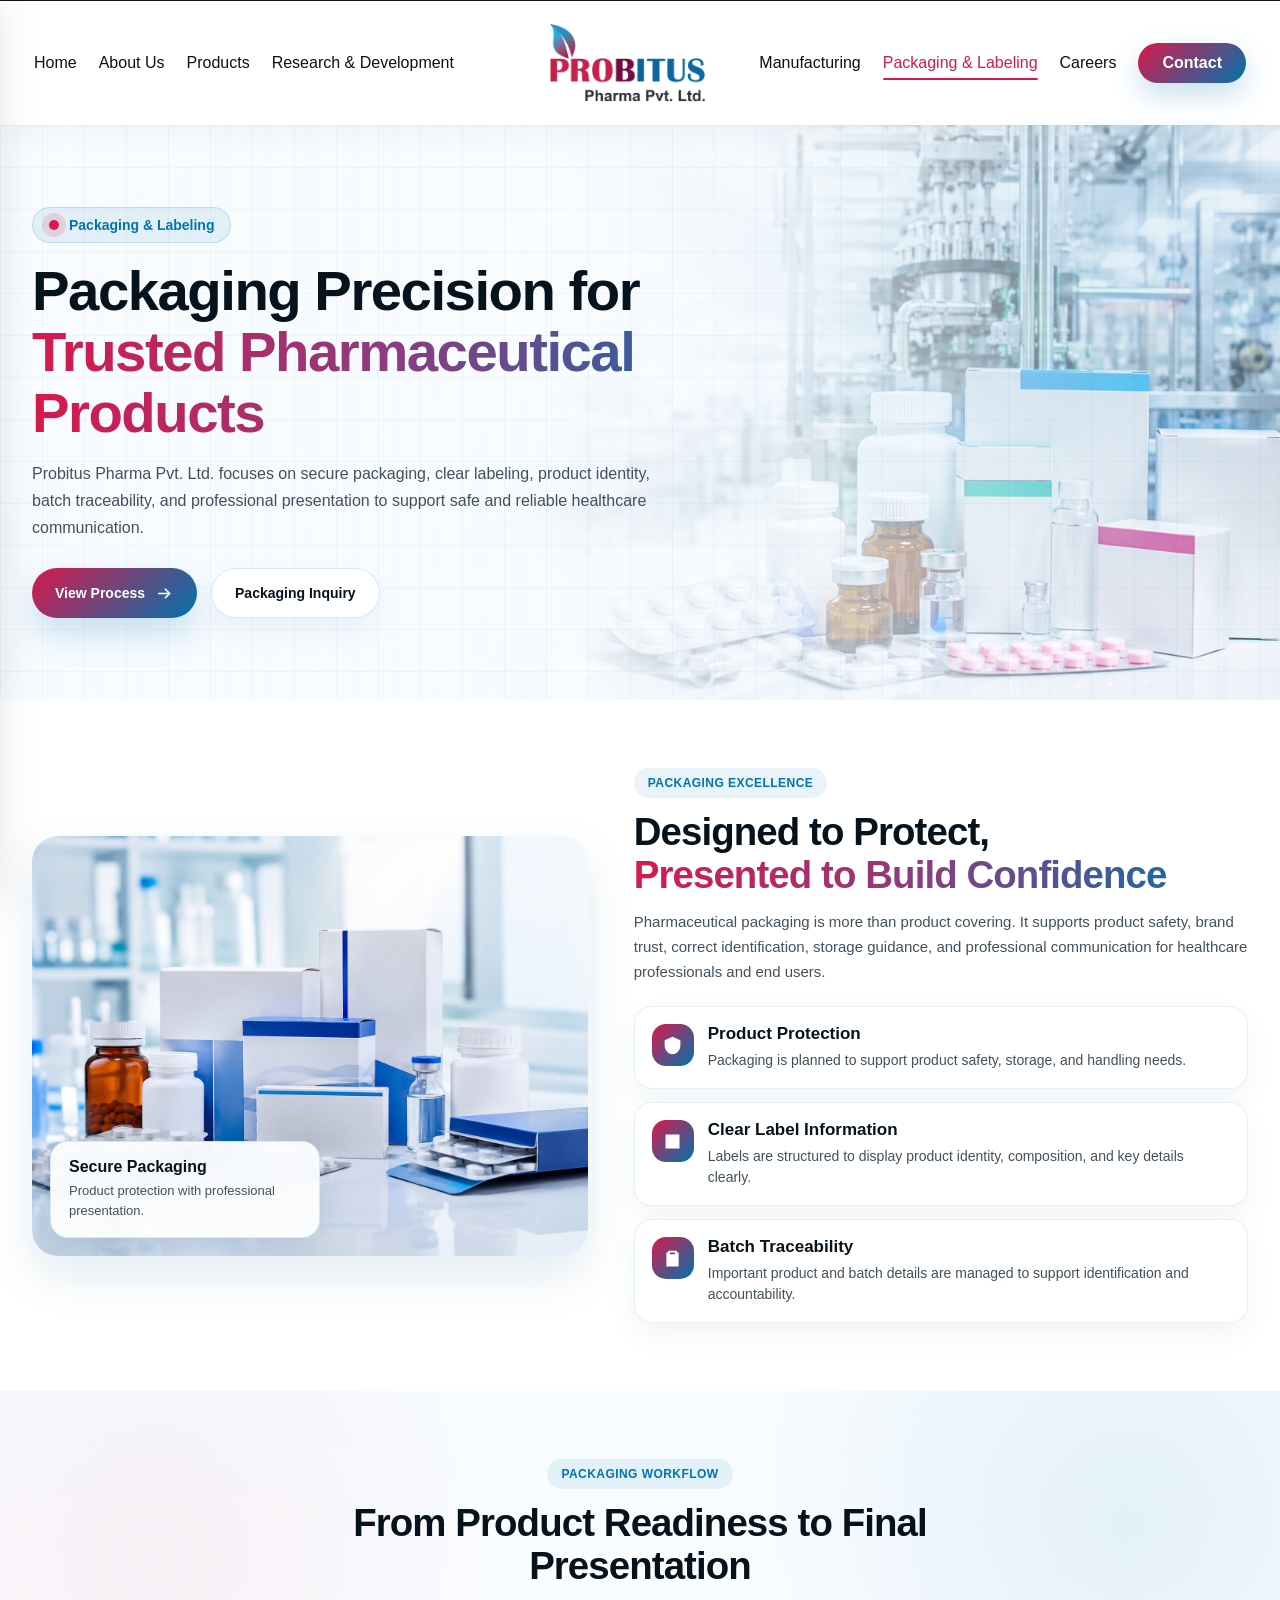
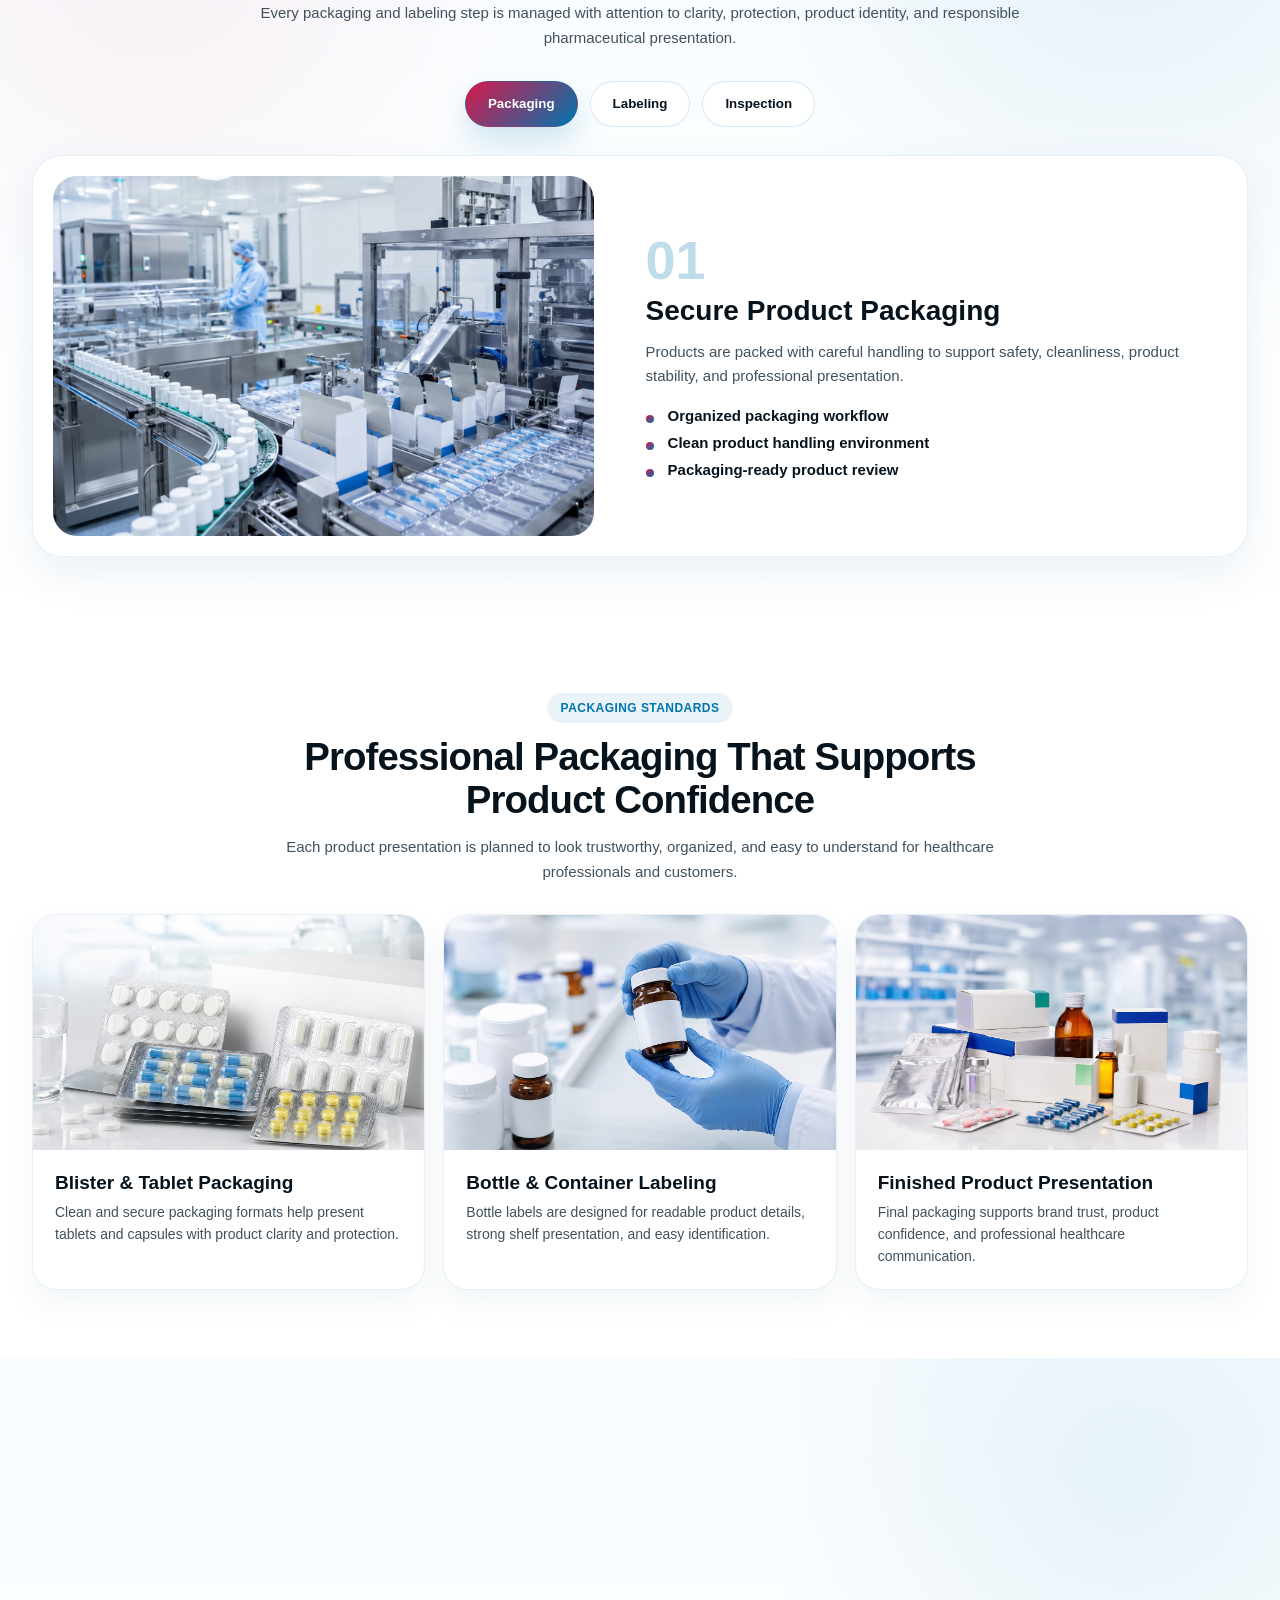
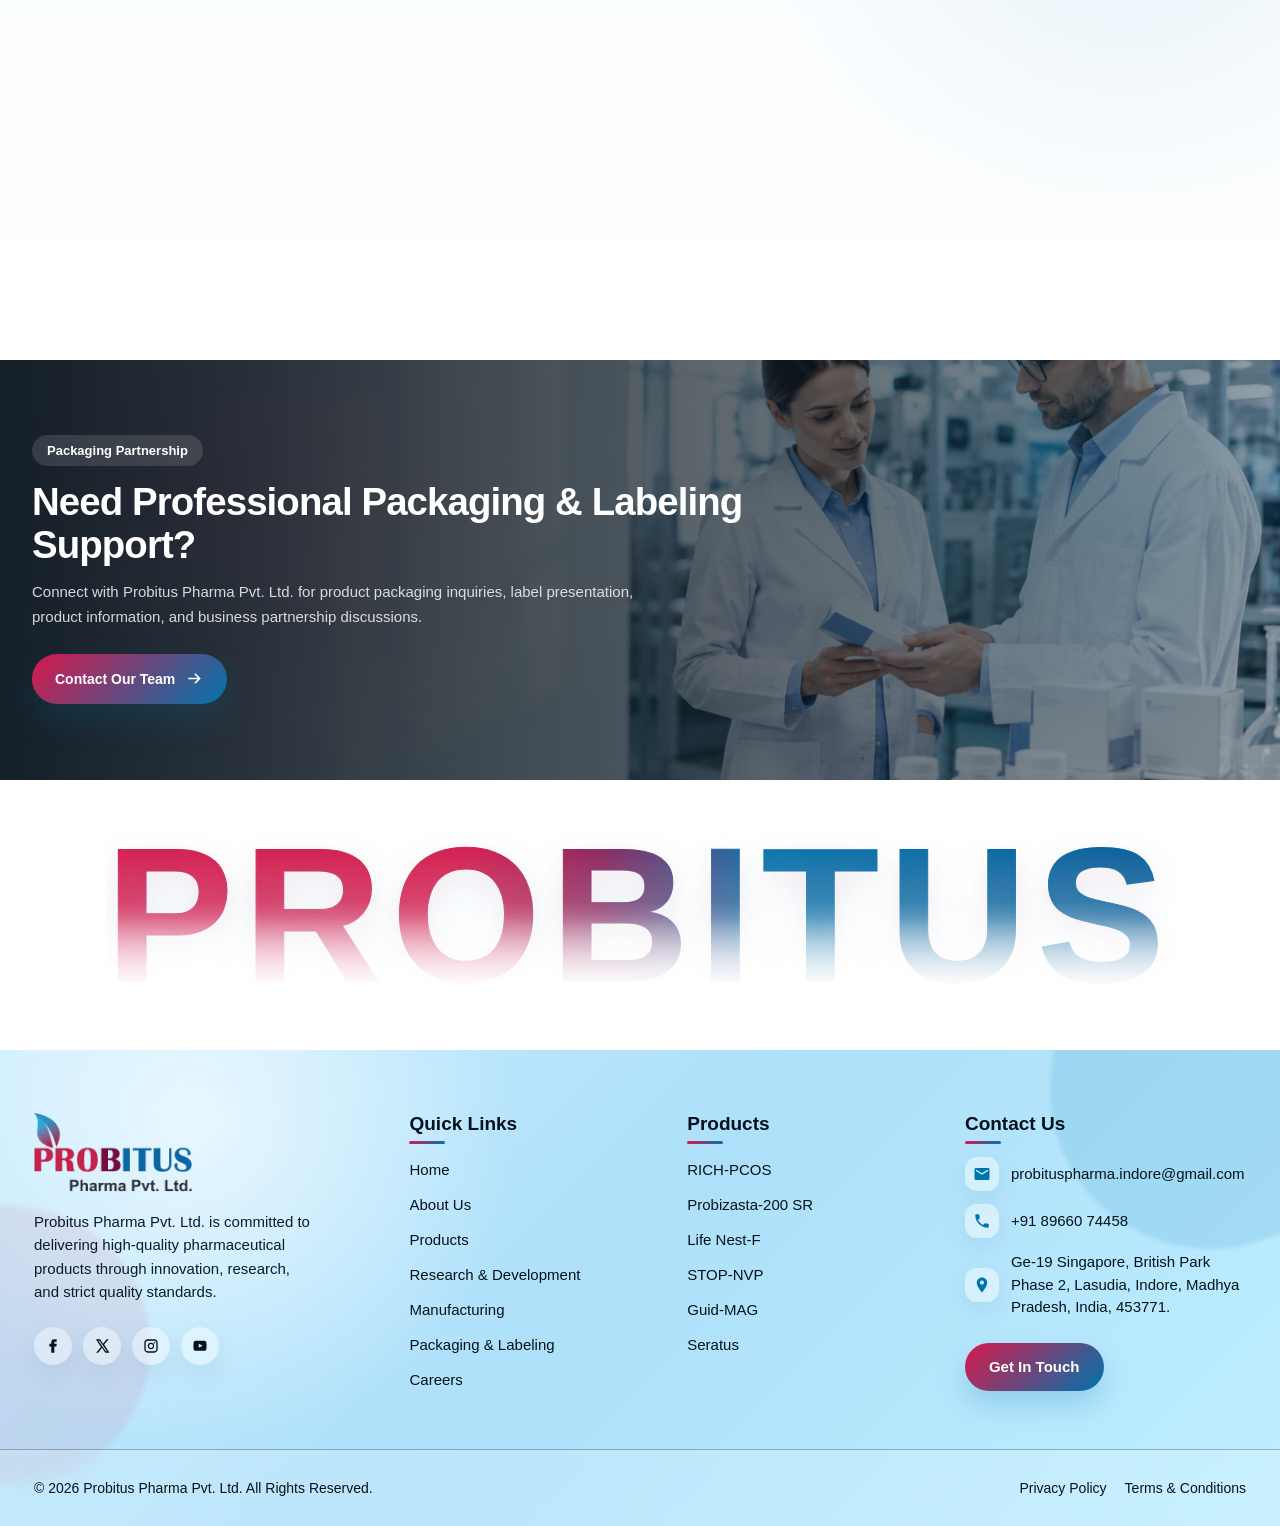
<file: packaging-labeling.html>
<!DOCTYPE html>
<html lang="en">

<head>
  <meta charset="UTF-8" />
  <meta name="viewport" content="width=device-width, initial-scale=1.0" />

  <title>Packaging & Labeling | Probitus Pharma Pvt. Ltd.</title>

  <link rel="stylesheet" href="css/styles.css" />
  <link rel="stylesheet" href="css/packaging-labeling.css" />
    <link rel="icon" type="image/png" sizes="32x32" href="images/favicon.png" />
  <link rel="apple-touch-icon" href="images/favicon.png" />
</head>

<body>

  <!-- Header Start -->
  <header class="pb-header">
    <div class="pb-header-container">
      <!-- Mobile Menu Icon Start -->
      <button class="pb-mobile-menu-btn" aria-label="Open Menu">
        <span></span>
        <span></span>
        <span></span>
      </button>
      <!-- Mobile Menu Icon End -->

      <!-- Left Nav Start -->
      <nav class="pb-desktop-nav pb-left-nav">
        <ul>
          <li><a href="index.html">Home</a></li>
          <li><a href="about.html">About Us</a></li>
          <li><a href="product.html">Products</a></li>
          <li><a href="research.html">Research &amp; Development</a></li>
        </ul>
      </nav>
      <!-- Left Nav End -->

      <!-- Logo Start -->
      <a href="index.html" class="pb-logo">
        <img src="images/logo.png" alt="Probitus Pharma Pvt. Ltd." />
      </a>
      <!-- Logo End -->

      <!-- Right Nav Start -->
      <nav class="pb-desktop-nav pb-right-nav">
        <ul>
          <li><a href="manufacturing.html">Manufacturing</a></li>
          <li><a href="packaging-labeling.html" class="active">Packaging & Labeling</a></li>
          <li><a href="careers.html">Careers</a></li>
          <li><a href="contact.html" class="pb-contact-btn">Contact</a></li>
        </ul>
      </nav>
      <!-- Right Nav End -->

      <!-- Mobile Call Icon Start -->
      <a href="tel:+91 8966074458" class="pb-mobile-call" aria-label="Call Us">
        <svg viewBox="0 0 24 24" aria-hidden="true">
          <path
            d="M6.62 10.79c1.44 2.83 3.76 5.14 6.59 6.59l2.2-2.2c.27-.27.67-.36 1.02-.24 1.12.37 2.33.57 3.57.57.55 0 1 .45 1 1V20c0 .55-.45 1-1 1C10.61 21 3 13.39 3 4c0-.55.45-1 1-1h3.5c.55 0 1 .45 1 1 0 1.24.2 2.45.57 3.57.11.35.03.74-.25 1.02l-2.2 2.2z" />
        </svg>
      </a>
      <!-- Mobile Call Icon End -->
    </div>

    <!-- Mobile Overlay Start -->
    <div class="pb-menu-overlay"></div>
    <!-- Mobile Overlay End -->

    <!-- Mobile Sidebar Start -->
    <aside class="pb-mobile-sidebar">
      <div class="pb-sidebar-head">
        <a href="index.html" class="pb-sidebar-logo">
          <img src="images/logo.png" alt="Probitus Pharma Pvt. Ltd." />
        </a>

        <button class="pb-sidebar-close" aria-label="Close Menu">
          &times;
        </button>
      </div>

      <nav class="pb-mobile-nav">
        <ul>
          <li><a href="index.html">Home</a></li>
          <li><a href="about.html">About Us</a></li>
          <li><a href="product.html">Products</a></li>
          <li><a href="research.html">Research &amp; Development</a></li>
          <li><a href="manufacturing.html">Manufacturing</a></li>
          <li><a href="packaging-labeling.html" class="active">Packaging & Labeling</a></li>
          <li><a href="careers.html">Careers</a></li>
          <li><a href="contact.html" class="pb-mobile-contact-btn">Contact</a></li>
        </ul>
      </nav>
    </aside>
    <!-- Mobile Sidebar End -->
  </header>
  <!-- Header End -->

  <main class="pkl-page">

    <!-- Hero Start -->
    <section class="pkl-hero">
      <div class="pkl-hero-bg"></div>
      <div class="pkl-hero-overlay"></div>
      <div class="pkl-hero-grid"></div>

      <div class="pkl-container">
        <div class="pkl-hero-content pkl-reveal">
          <span class="pkl-kicker">
            <i></i>
            Packaging &amp; Labeling
          </span>

          <h1>
            Packaging Precision for
            <span>Trusted Pharmaceutical Products</span>
          </h1>

          <p>
            Probitus Pharma Pvt. Ltd. focuses on secure packaging, clear labeling,
            product identity, batch traceability, and professional presentation to
            support safe and reliable healthcare communication.
          </p>

          <div class="pkl-hero-actions">
            <a href="#pklProcess" class="pkl-btn-primary">
              View Process
              <svg viewBox="0 0 24 24">
                <path d="M13.2 5.3 19.9 12l-6.7 6.7-1.4-1.4 4.3-4.3H4v-2h12.1l-4.3-4.3 1.4-1.4z" />
              </svg>
            </a>

            <a href="#pklCTA" class="pkl-btn-light">Packaging Inquiry</a>
          </div>
        </div>
      </div>
    </section>
    <!-- Hero End -->


    <!-- Packaging Intro Start -->
    <section class="pkl-intro">
      <div class="pkl-container">
        <div class="pkl-intro-grid">

          <div class="pkl-intro-image pkl-reveal">
            <img src="images/designed-to-protect.png" alt="Premium pharmaceutical packaging showcase" />
            <div class="pkl-float-card">
              <strong>Secure Packaging</strong>
              <span>Product protection with professional presentation.</span>
            </div>
          </div>

          <div class="pkl-intro-content pkl-reveal">
            <span class="pkl-section-tag">Packaging Excellence</span>

            <h2>
              Designed to Protect,
              <span>Presented to Build Confidence</span>
            </h2>

            <p>
              Pharmaceutical packaging is more than product covering. It supports
              product safety, brand trust, correct identification, storage guidance,
              and professional communication for healthcare professionals and end users.
            </p>

            <div class="pkl-feature-list">
              <div>
                <span>
                  <svg viewBox="0 0 24 24">
                    <path d="M12 2 3 6v6c0 5 3.8 9.7 9 10 5.2-.3 9-5 9-10V6l-9-4z" />
                  </svg>
                </span>
                <div>
                  <h3>Product Protection</h3>
                  <p>Packaging is planned to support product safety, storage, and handling needs.</p>
                </div>
              </div>

              <div>
                <span>
                  <svg viewBox="0 0 24 24">
                    <path d="M4 4h16v16H4V4zm3 4h10v2H7V8zm0 4h10v2H7v-2zm0 4h6v2H7v-2z" />
                  </svg>
                </span>
                <div>
                  <h3>Clear Label Information</h3>
                  <p>Labels are structured to display product identity, composition, and key details clearly.</p>
                </div>
              </div>

              <div>
                <span>
                  <svg viewBox="0 0 24 24">
                    <path d="M7 3h10v2h2v16H5V5h2V3zm2 2v2h6V5H9zm-1 6h8v2H8v-2zm0 4h8v2H8v-2z" />
                  </svg>
                </span>
                <div>
                  <h3>Batch Traceability</h3>
                  <p>Important product and batch details are managed to support identification and accountability.</p>
                </div>
              </div>
            </div>
          </div>

        </div>
      </div>
    </section>
    <!-- Packaging Intro End -->


    <!-- Process Start -->
    <section class="pkl-process" id="pklProcess">
      <div class="pkl-container">

        <div class="pkl-heading pkl-reveal">
          <span>Packaging Workflow</span>
          <h2>From Product Readiness to Final Presentation</h2>
          <p>
            Every packaging and labeling step is managed with attention to clarity,
            protection, product identity, and responsible pharmaceutical presentation.
          </p>
        </div>

        <div class="pkl-tabs pkl-reveal">
          <button class="pkl-tab-btn active" data-pack-tab="packaging">Packaging</button>
          <button class="pkl-tab-btn" data-pack-tab="labeling">Labeling</button>
          <button class="pkl-tab-btn" data-pack-tab="inspection">Inspection</button>
        </div>

        <div class="pkl-tab-panels">

          <div class="pkl-tab-panel active" data-pack-panel="packaging">
            <div class="pkl-panel-image">
              <img src="images/secure-product-packaging.png" alt="Pharmaceutical packaging production line" />
            </div>

            <div class="pkl-panel-content">
              <span>01</span>
              <h3>Secure Product Packaging</h3>
              <p>
                Products are packed with careful handling to support safety,
                cleanliness, product stability, and professional presentation.
              </p>

              <ul>
                <li>Organized packaging workflow</li>
                <li>Clean product handling environment</li>
                <li>Packaging-ready product review</li>
              </ul>
            </div>
          </div>

          <div class="pkl-tab-panel" data-pack-panel="labeling">
            <div class="pkl-panel-image">
              <img src="images/clear-accurate-labeling.png" alt="Pharmaceutical labeling precision" />
            </div>

            <div class="pkl-panel-content">
              <span>02</span>
              <h3>Clear & Accurate Labeling</h3>
              <p>
                Labels are prepared to communicate product identity, composition,
                dosage form, batch details, and essential product information clearly.
              </p>

              <ul>
                <li>Product name and category clarity</li>
                <li>Composition and batch information</li>
                <li>Readable and professional label layout</li>
              </ul>
            </div>
          </div>

          <div class="pkl-tab-panel" data-pack-panel="inspection">
            <div class="pkl-panel-image">
              <img src="images/final-packaging-review.png" alt="Final packaging and label inspection" />
            </div>

            <div class="pkl-panel-content">
              <span>03</span>
              <h3>Final Packaging Review</h3>
              <p>
                Finished packaging is reviewed for appearance, information clarity,
                labeling alignment, sealing quality, and product readiness.
              </p>

              <ul>
                <li>Visual packaging inspection</li>
                <li>Label placement review</li>
                <li>Final readiness check</li>
              </ul>
            </div>
          </div>

        </div>
      </div>
    </section>
    <!-- Process End -->


    <!-- Premium Cards Start -->
    <section class="pkl-showcase">
      <div class="pkl-container">

        <div class="pkl-heading pkl-reveal">
          <span>Packaging Standards</span>
          <h2>Professional Packaging That Supports Product Confidence</h2>
          <p>
            Each product presentation is planned to look trustworthy, organized,
            and easy to understand for healthcare professionals and customers.
          </p>
        </div>

        <div class="pkl-card-grid">

          <article class="pkl-pack-card pkl-reveal">
            <div class="pkl-card-image">
              <img src="images/blister-tablet-packaging.png" alt="Blister packaging pharmaceutical product" />
            </div>
            <div class="pkl-card-content">
              <h3>Blister & Tablet Packaging</h3>
              <p>
                Clean and secure packaging formats help present tablets and capsules
                with product clarity and protection.
              </p>
            </div>
          </article>

          <article class="pkl-pack-card pkl-reveal">
            <div class="pkl-card-image">
              <img src="images/bottle-container-labeling.png" alt="Bottle packaging pharmaceutical product" />
            </div>
            <div class="pkl-card-content">
              <h3>Bottle & Container Labeling</h3>
              <p>
                Bottle labels are designed for readable product details, strong
                shelf presentation, and easy identification.
              </p>
            </div>
          </article>

          <article class="pkl-pack-card pkl-reveal">
            <div class="pkl-card-image">
              <img src="images/finished-product-presentation.png" alt="Final packed pharmaceutical products" />
            </div>
            <div class="pkl-card-content">
              <h3>Finished Product Presentation</h3>
              <p>
                Final packaging supports brand trust, product confidence, and
                professional healthcare communication.
              </p>
            </div>
          </article>

        </div>
      </div>
    </section>
    <!-- Premium Cards End -->


    <!-- Labeling Detail Start -->
    <section class="pkl-labeling">
      <div class="pkl-container">
        <div class="pkl-labeling-box">

          <div class="pkl-labeling-content pkl-reveal">
            <span class="pkl-section-tag">Label Accuracy</span>

            <h2>
              Clear Labeling for
              <span>Safer Product Communication</span>
            </h2>

            <p>
              Labeling plays a critical role in product identification and responsible
              healthcare communication. We focus on clean hierarchy, readable details,
              and organized label information.
            </p>

            <div class="pkl-label-points">
              <div>
                <h3>Product Identity</h3>
                <p>Name, dosage form, and product category are presented clearly.</p>
              </div>

              <div>
                <h3>Composition Details</h3>
                <p>Important formulation information is arranged in a readable structure.</p>
              </div>

              <div>
                <h3>Batch Information</h3>
                <p>Batch, manufacturing, and expiry details support traceability.</p>
              </div>

              <div>
                <h3>Professional Layout</h3>
                <p>Labels are designed to feel clean, clinical, and trustworthy.</p>
              </div>
            </div>
          </div>

          <div class="pkl-labeling-image pkl-reveal">
            <img src="images/clear-labeling.png"
              alt="Finished pharmaceutical packaging and labeling" />
          </div>

        </div>
      </div>
    </section>
    <!-- Labeling Detail End -->


    <!-- CTA Start -->
    <section class="pkl-cta" id="pklCTA">
      <div class="pkl-cta-bg"></div>
      <div class="pkl-cta-overlay"></div>

      <div class="pkl-container">
        <div class="pkl-cta-content pkl-reveal">
          <span>Packaging Partnership</span>

          <h2>Need Professional Packaging & Labeling Support?</h2>

          <p>
            Connect with Probitus Pharma Pvt. Ltd. for product packaging inquiries,
            label presentation, product information, and business partnership discussions.
          </p>

          <a href="contact.html">
            Contact Our Team
            <svg viewBox="0 0 24 24">
              <path d="M13.2 5.3 19.9 12l-6.7 6.7-1.4-1.4 4.3-4.3H4v-2h12.1l-4.3-4.3 1.4-1.4z" />
            </svg>
          </a>
        </div>
      </div>
    </section>
    <!-- CTA End -->

  </main>

  <!-- Footer Big Text Start -->
  <section class="pb-footer-big-text-section">
    <div class="pb-footer-big-text-wrap">
      <h2 class="pb-footer-big-text" aria-label="PROBITUS">PROBITUS</h2>
    </div>
  </section>
  <!-- Footer Big Text End -->

  <!-- Footer Start -->
  <footer class="pb-footer">
    <div class="pb-footer-main">
      <!-- Footer Brand Start -->
      <div class="pb-footer-brand pb-footer-animate">
        <a href="#" class="pb-footer-logo">
          <img src="images/logo.png" alt="Probitus Pharma Pvt. Ltd." />
        </a>

        <p>
          Probitus Pharma Pvt. Ltd. is committed to delivering high-quality
          pharmaceutical products through innovation, research, and strict
          quality standards.
        </p>

        <div class="pb-footer-social">
          <a href="#" aria-label="Facebook">
            <svg viewBox="0 0 24 24">
              <path
                d="M14 8.7V6.8c0-.9.6-1.1 1-1.1h2.5V2h-3.4c-3.8 0-4.7 2.8-4.7 4.6v2.1H6.5v3.9h2.9V22H14v-9.4h3.1l.5-3.9H14z" />
            </svg>
          </a>

          <a href="#" aria-label="X">
            <svg viewBox="0 0 24 24">
              <path
                d="M18.9 2H22l-6.8 7.8L23.2 22h-6.3l-4.9-7.4L6.4 22H3.2l7.3-8.4L2.8 2h6.4l4.4 6.7L18.9 2zm-1.1 17.9h1.7L8.3 4H6.5l11.3 15.9z" />
            </svg>
          </a>

          <a href="#" aria-label="Instagram">
            <svg viewBox="0 0 24 24">
              <path
                d="M7 2h10c2.8 0 5 2.2 5 5v10c0 2.8-2.2 5-5 5H7c-2.8 0-5-2.2-5-5V7c0-2.8 2.2-5 5-5zm10 18c1.7 0 3-1.3 3-3V7c0-1.7-1.3-3-3-3H7C5.3 4 4 5.3 4 7v10c0 1.7 1.3 3 3 3h10zM12 7.3A4.7 4.7 0 1 1 12 16.7 4.7 4.7 0 0 1 12 7.3zm0 7.7a3 3 0 1 0 0-6 3 3 0 0 0 0 6zm5-8.9a1.1 1.1 0 1 1 0 2.2 1.1 1.1 0 0 1 0-2.2z" />
            </svg>
          </a>

          <a href="#" aria-label="YouTube">
            <svg viewBox="0 0 24 24">
              <path
                d="M21.6 7.2s-.2-1.5-.8-2.1c-.8-.8-1.7-.8-2.1-.9C15.8 4 12 4 12 4s-3.8 0-6.7.2c-.4.1-1.3.1-2.1.9-.6.6-.8 2.1-.8 2.1S2.2 9 2.2 10.8v1.7c0 1.8.2 3.6.2 3.6s.2 1.5.8 2.1c.8.8 1.9.8 2.4.9 1.7.2 6.4.2 6.4.2s3.8 0 6.7-.2c.4-.1 1.3-.1 2.1-.9.6-.6.8-2.1.8-2.1s.2-1.8.2-3.6v-1.7c0-1.8-.2-3.6-.2-3.6zM10.1 14.8V8.6l5.8 3.1-5.8 3.1z" />
            </svg>
          </a>
        </div>
      </div>
      <!-- Footer Brand End -->

      <!-- Quick Links Start -->
      <div class="pb-footer-col pb-footer-animate">
        <h3>Quick Links</h3>
        <ul>
          <li><a href="index.html">Home</a></li>
          <li><a href="about.html">About Us</a></li>
          <li><a href="product.html">Products</a></li>
          <li><a href="research.html">Research &amp; Development</a></li>
          <li><a href="manufacturing.html">Manufacturing</a></li>
          <li><a href="packaging-labeling.html">Packaging & Labeling</a></li>
          <li><a href="careers.html">Careers</a></li>
        </ul>
      </div>
      <!-- Quick Links End -->

      <!-- Products Start -->
      <div class="pb-footer-col pb-footer-animate">
        <h3>Products</h3>
        <ul>
          <li><a href="product.html#rich-pcos">RICH-PCOS</a></li>
          <li><a href="product.html#probizasta">Probizasta-200 SR</a></li>
          <li><a href="product.html#life-nest">Life Nest-F</a></li>
          <li><a href="product.html#stop-nvp">STOP-NVP</a></li>
          <li><a href="product.html#guid-mag">Guid-MAG</a></li>
          <li><a href="product.html#seratus">Seratus</a></li>
        </ul>
      </div>
      <!-- Products End -->

      <!-- Contact Start -->
      <div class="pb-footer-contact pb-footer-animate">
        <h3>Contact Us</h3>

        <ul>
          <li>
            <span>
              <svg viewBox="0 0 24 24">
                <path
                  d="M20 4H4c-1.1 0-2 .9-2 2v12c0 1.1.9 2 2 2h16c1.1 0 2-.9 2-2V6c0-1.1-.9-2-2-2zm0 4-8 5-8-5V6l8 5 8-5v2z" />
              </svg>
            </span>
            <a href="mailto:probituspharma.indore@gmail.com">probituspharma.indore@gmail.com</a>
          </li>

          <li>
            <span>
              <svg viewBox="0 0 24 24">
                <path
                  d="M6.6 10.8c1.4 2.8 3.8 5.1 6.6 6.6l2.2-2.2c.3-.3.7-.4 1.1-.2 1.1.4 2.3.6 3.5.6.6 0 1 .4 1 1V20c0 .6-.4 1-1 1C10.6 21 3 13.4 3 4c0-.6.4-1 1-1h3.5c.6 0 1 .4 1 1 0 1.2.2 2.4.6 3.5.1.4 0 .8-.3 1.1l-2.2 2.2z" />
              </svg>
            </span>
            <a href="tel:+91 8966074458">+91 89660 74458</a>
          </li>

          <li>
            <span>
              <svg viewBox="0 0 24 24">
                <path
                  d="M12 2C8.1 2 5 5.1 5 9c0 5.3 7 13 7 13s7-7.7 7-13c0-3.9-3.1-7-7-7zm0 9.5A2.5 2.5 0 1 1 12 6a2.5 2.5 0 0 1 0 5.5z" />
              </svg>
            </span>
            <p>Ge-19 Singapore, British Park Phase 2, Lasudia, Indore, Madhya Pradesh, India, 453771.</p>
          </li>
        </ul>

        <a href="contact.html" class="pb-footer-cta">Get In Touch</a>
      </div>
      <!-- Contact End -->
    </div>

    <!-- Footer Bottom Start -->
    <div class="pb-footer-bottom">
      <div class="pb-footer-bottom-inner">
        <p>© 2026 Probitus Pharma Pvt. Ltd. All Rights Reserved.</p>

        <div>
          <a href="privacy-policy.html">Privacy Policy</a>
          <a href="terms-conditions.html">Terms &amp; Conditions</a>
        </div>
      </div>
    </div>
    <!-- Footer Bottom End -->
  </footer>
  <!-- Footer End -->

  <script src="js/script.js"></script>
  <script src="js/packaging-labeling.js"></script>
</body>

</html>
</file>
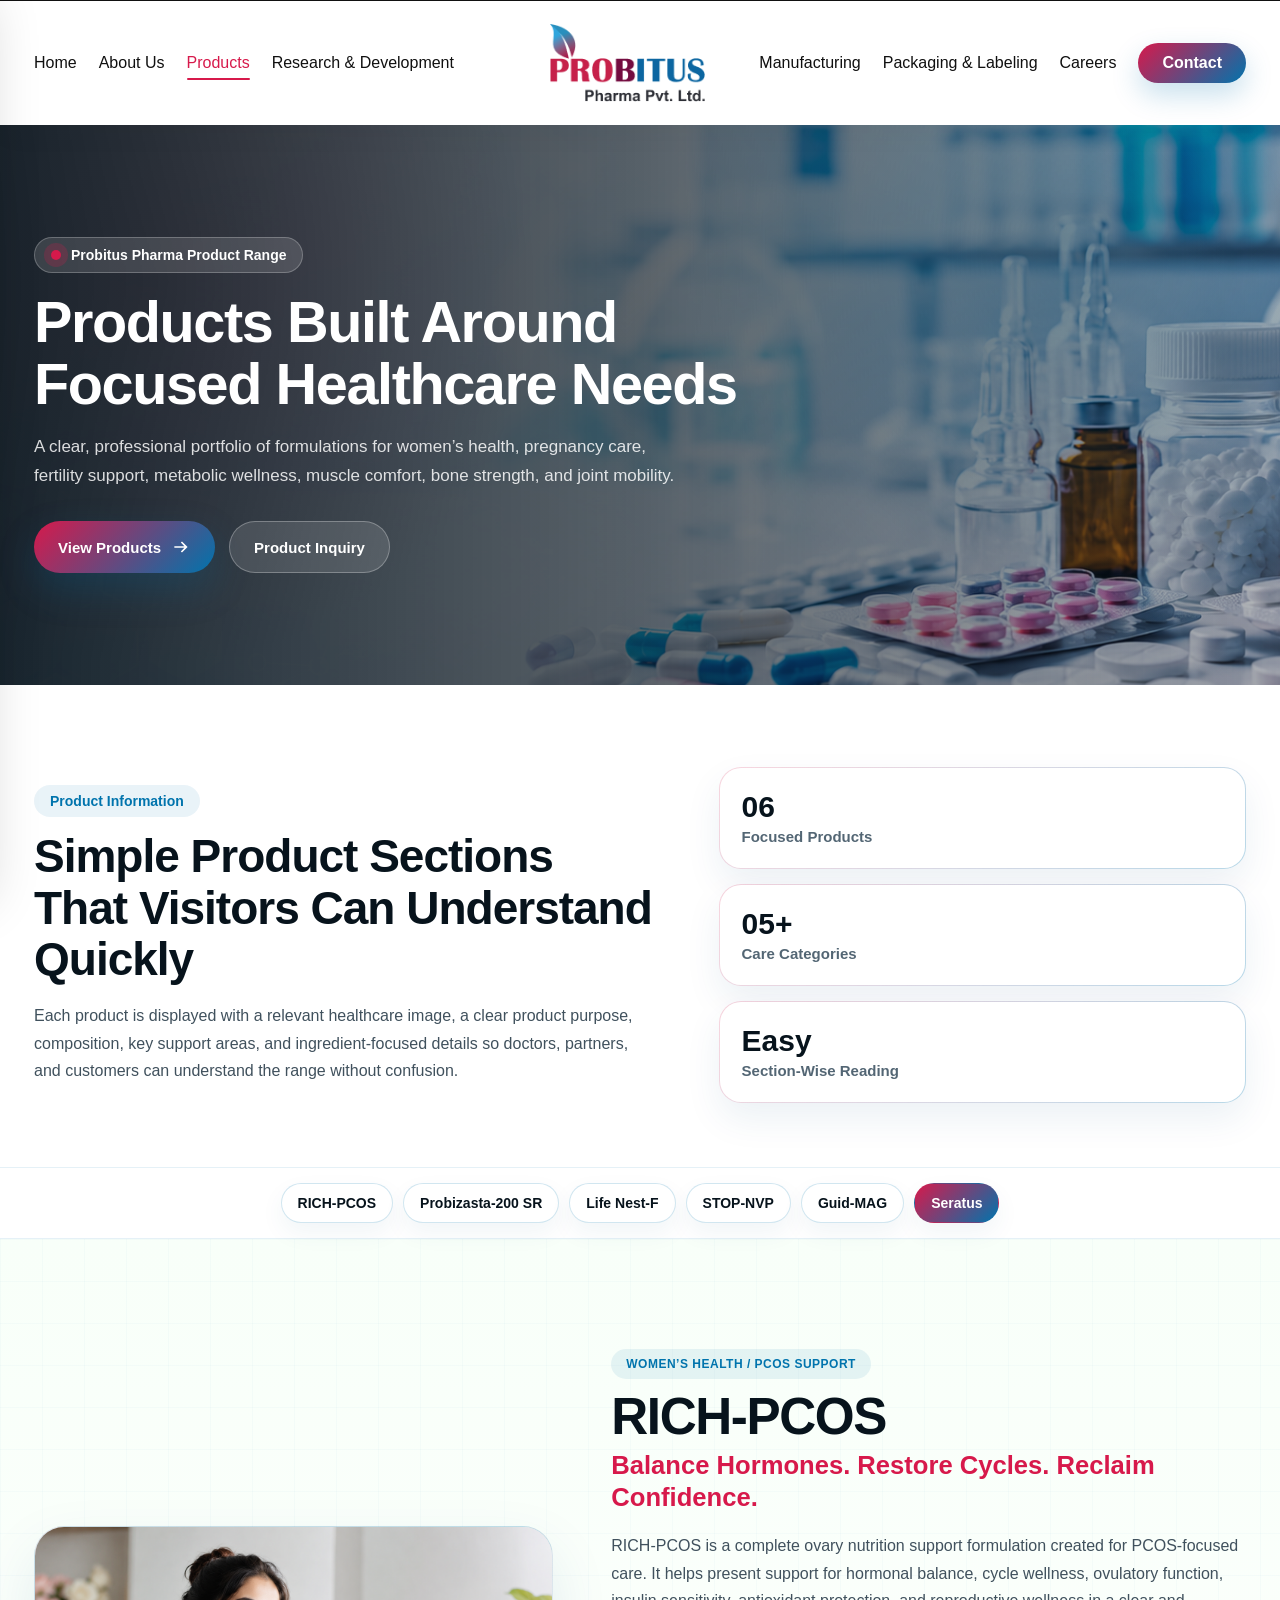
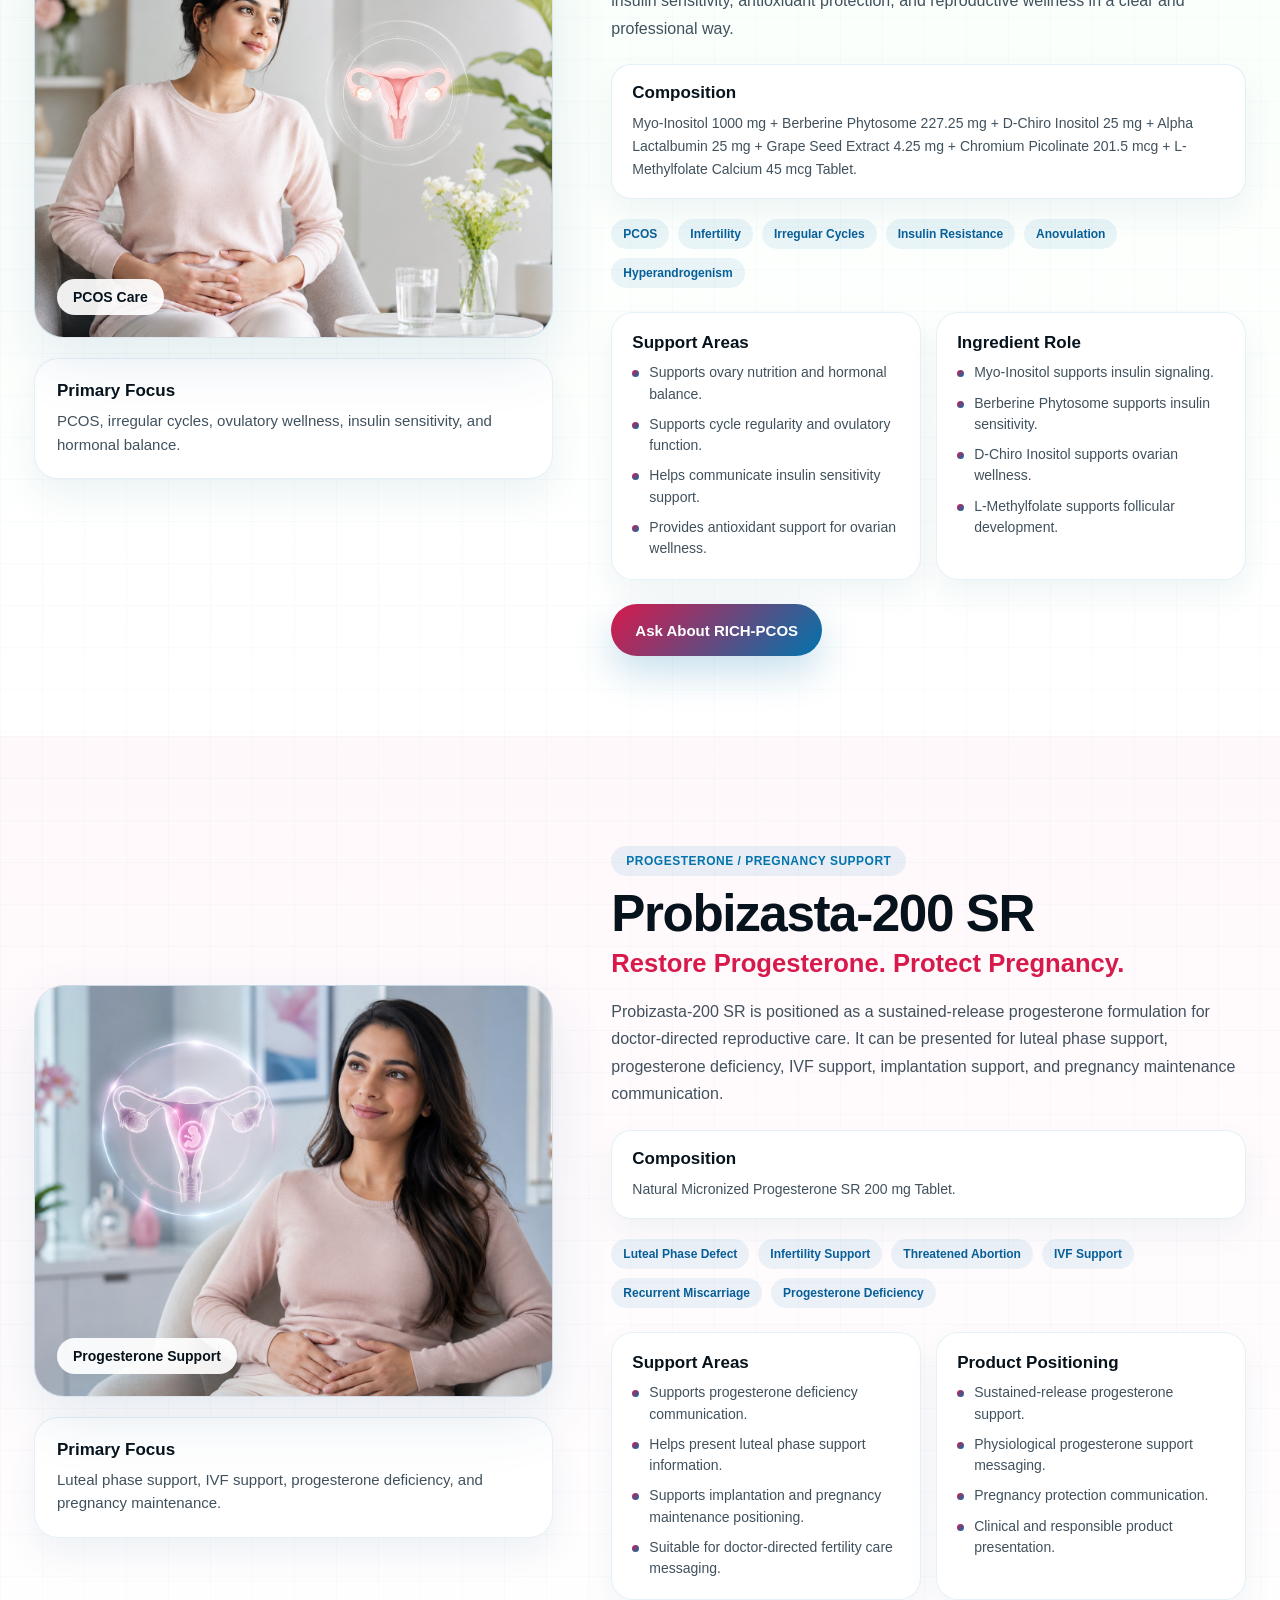
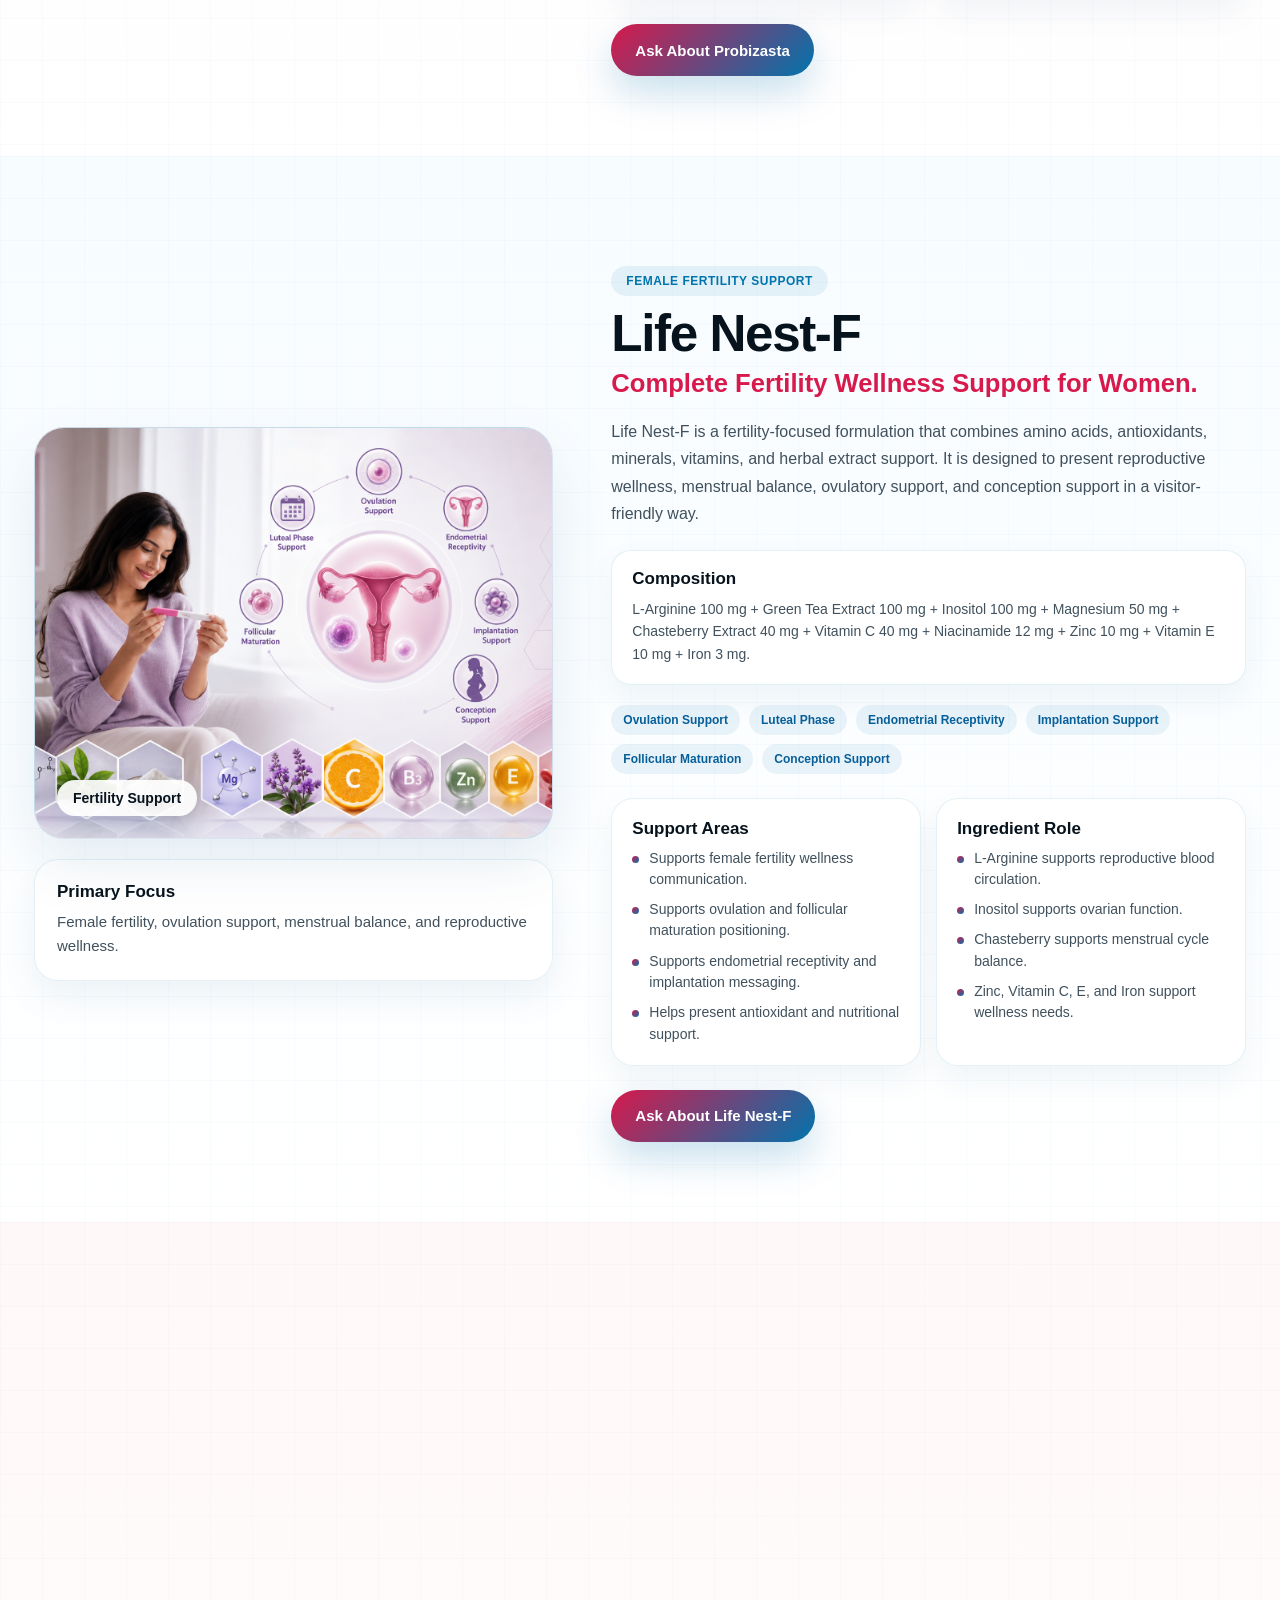
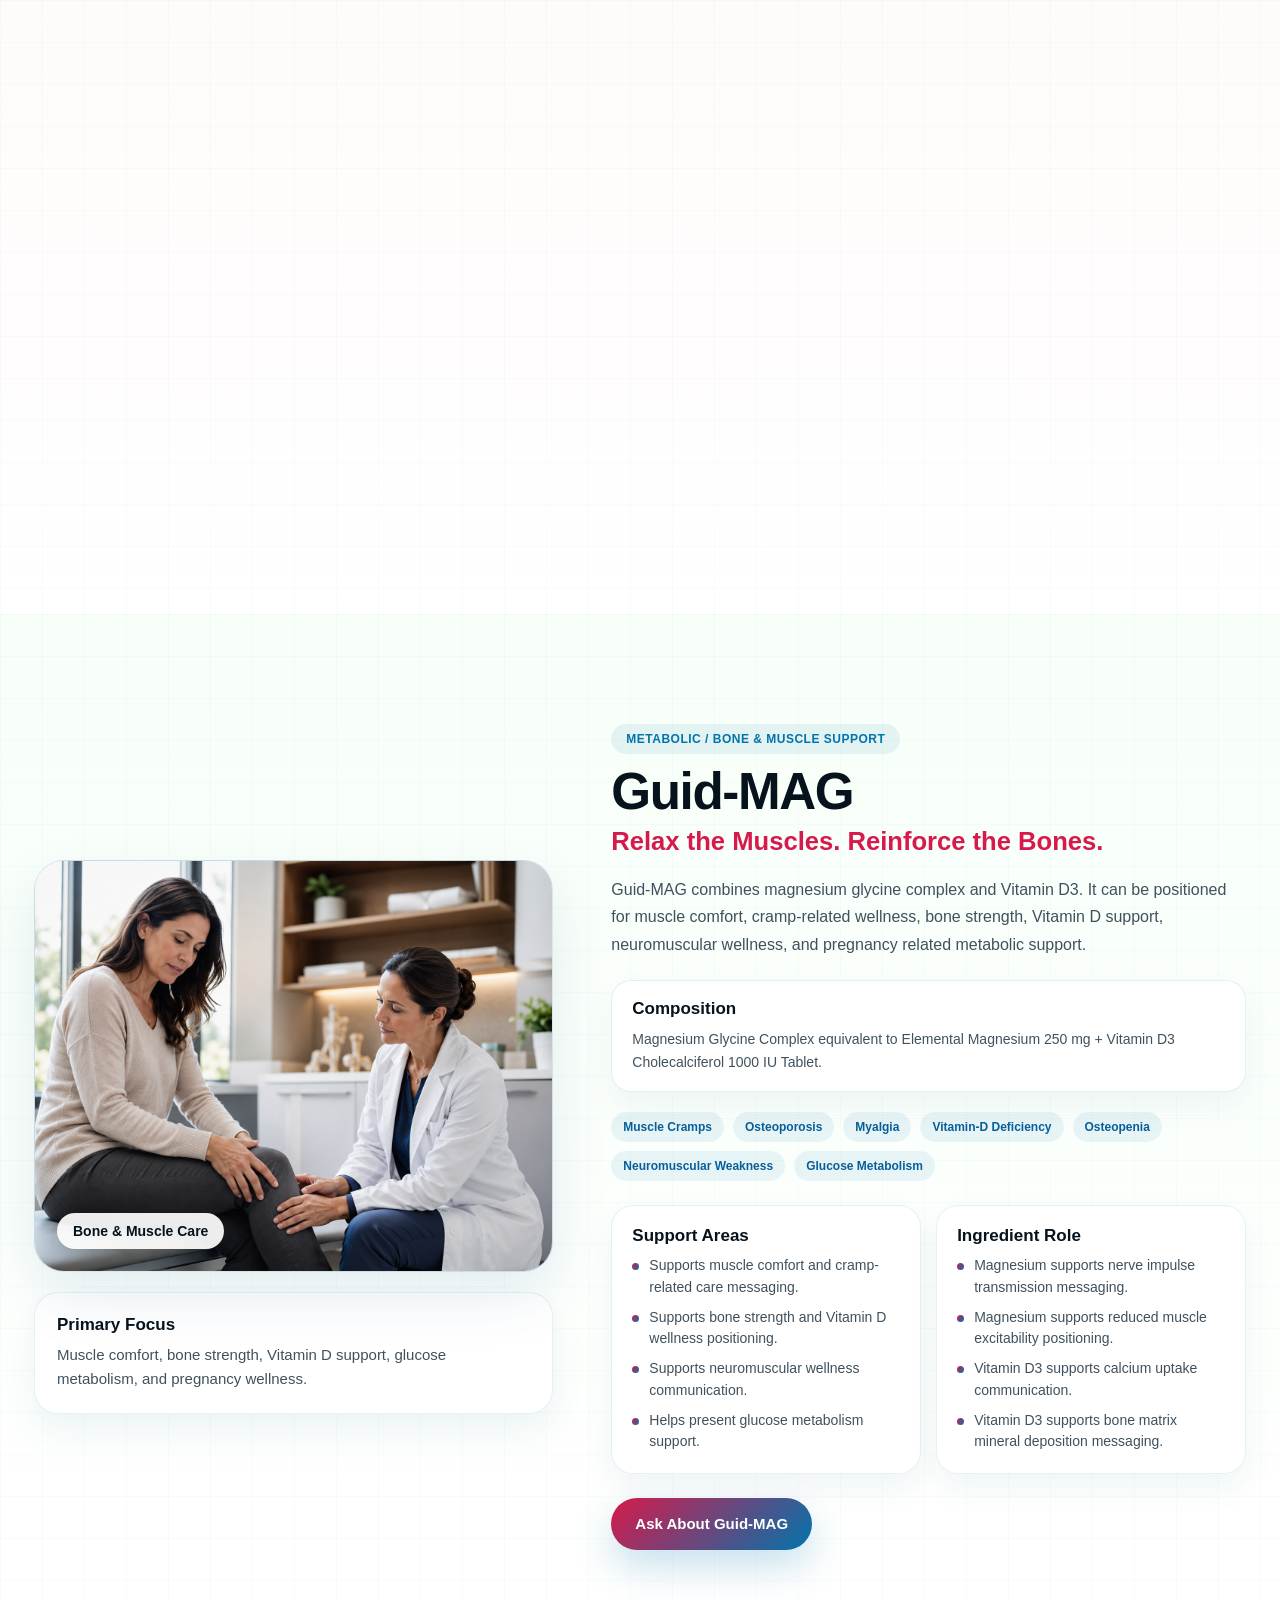
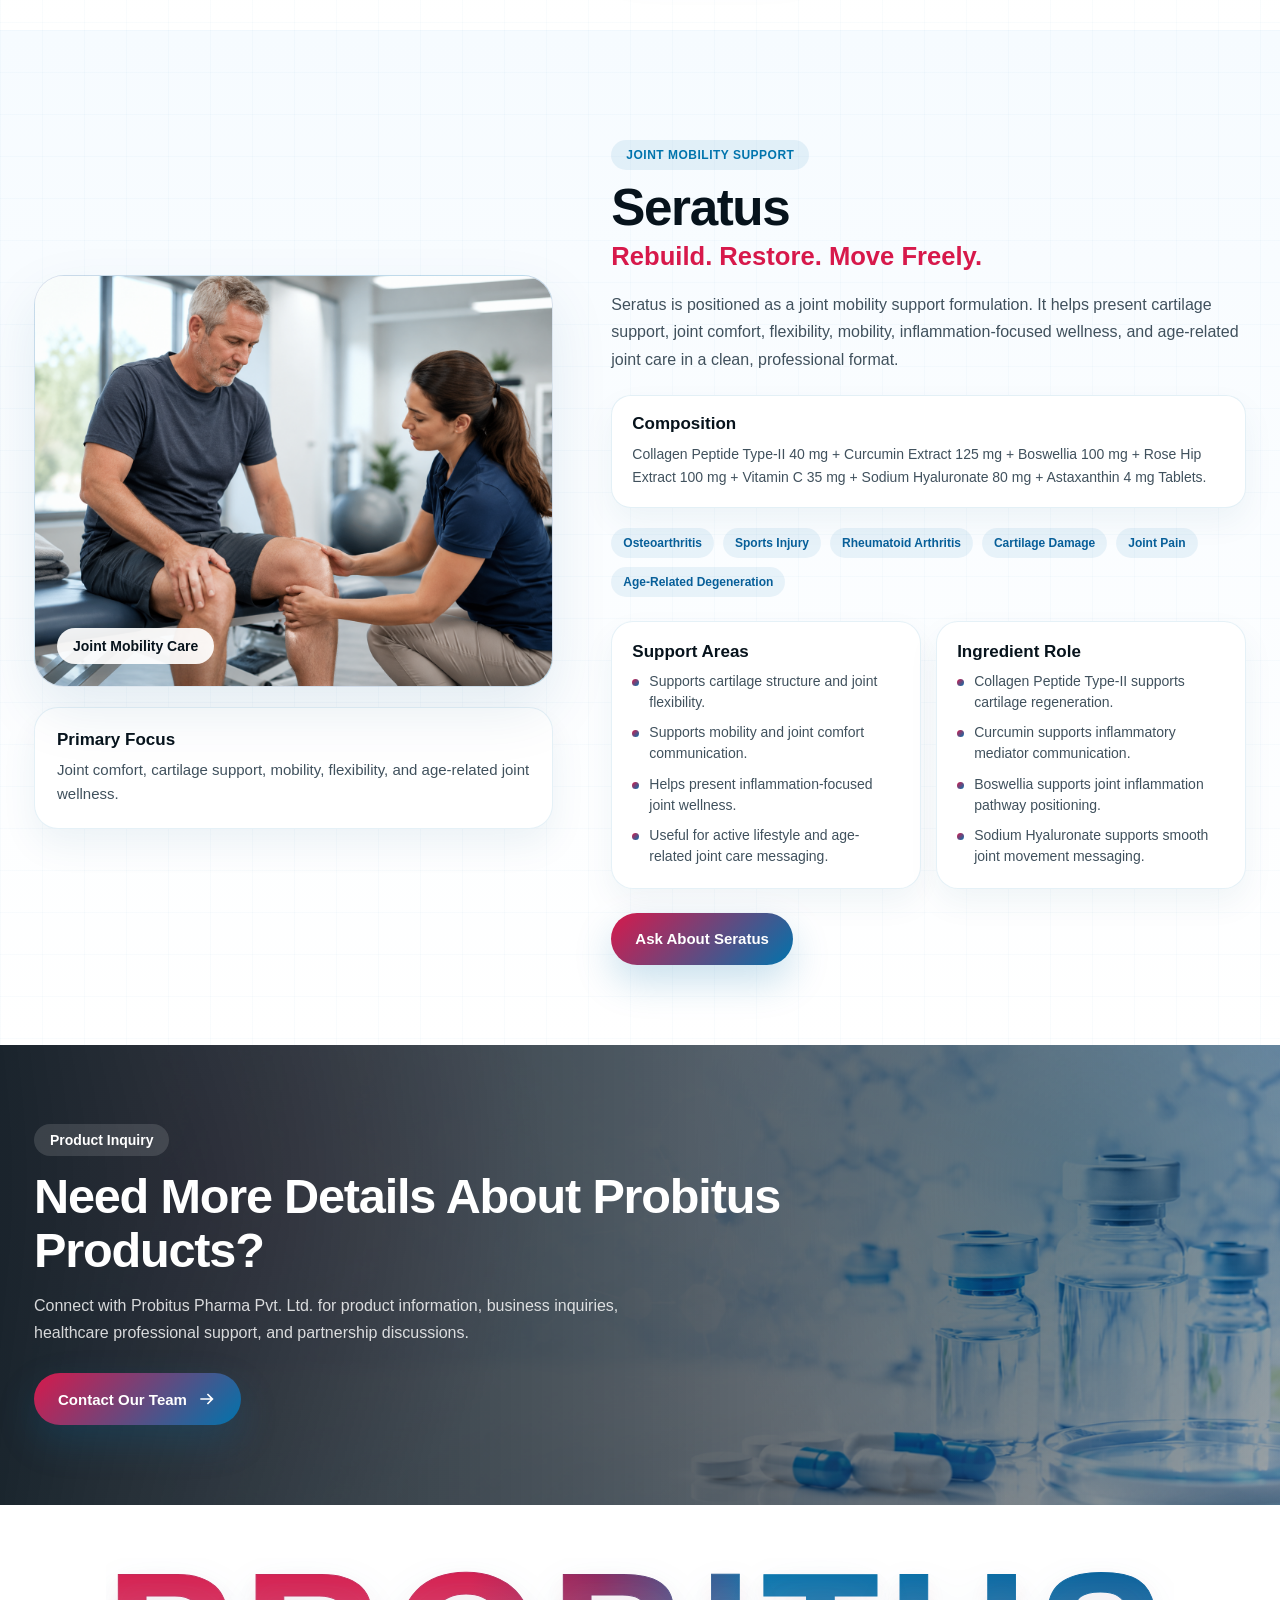
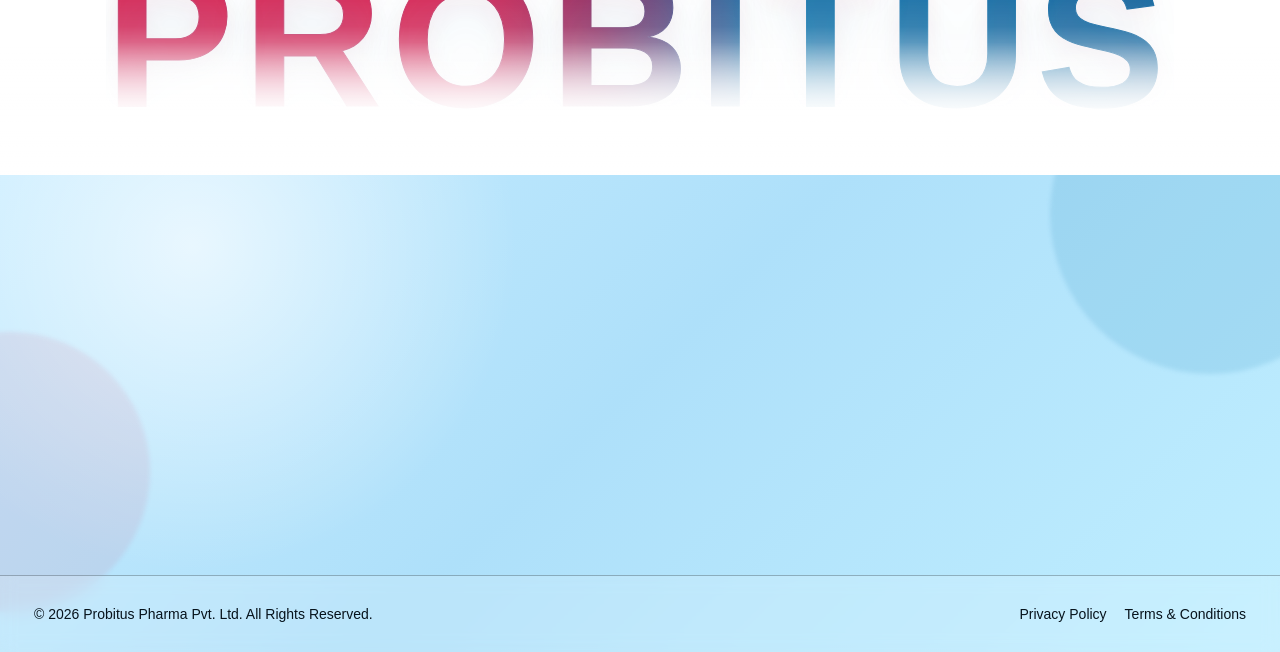
<file: product.html>
<!-- product.html -->
<!DOCTYPE html>
<html lang="en">
<head>
  <meta charset="UTF-8" />
  <meta name="viewport" content="width=device-width, initial-scale=1.0" />

  <title>Products | Probitus Pharma Pvt. Ltd.</title>
  <link rel="icon" type="image/png" sizes="32x32" href="images/favicon.png" />
  <link rel="apple-touch-icon" href="images/favicon.png" />
  <link rel="stylesheet" href="css/product.css" />
  <link rel="stylesheet" href="css/styles.css" />
</head>

<body>

   <!-- Header Start -->
    <header class="pb-header">
      <div class="pb-header-container">
        <!-- Mobile Menu Icon Start -->
        <button class="pb-mobile-menu-btn" aria-label="Open Menu">
          <span></span>
          <span></span>
          <span></span>
        </button>
        <!-- Mobile Menu Icon End -->

        <!-- Left Nav Start -->
        <nav class="pb-desktop-nav pb-left-nav">
          <ul>
            <li><a href="index.html">Home</a></li>
            <li><a href="about.html">About Us</a></li>
            <li><a href="product.html" class="active">Products</a></li>
            <li><a href="research.html">Research &amp; Development</a></li>
          </ul>
        </nav>
        <!-- Left Nav End -->

        <!-- Logo Start -->
        <a href="index.html" class="pb-logo">
          <img src="images/logo.png" alt="Probitus Pharma Pvt. Ltd." />
        </a>
        <!-- Logo End -->

        <!-- Right Nav Start -->
        <nav class="pb-desktop-nav pb-right-nav">
          <ul>
            <li><a href="manufacturing.html">Manufacturing</a></li>
            <li><a href="packaging-labeling.html">Packaging & Labeling</a></li>
            <li><a href="careers.html">Careers</a></li>
            <li><a href="contact.html" class="pb-contact-btn">Contact</a></li>
          </ul>
        </nav>
        <!-- Right Nav End -->

        <!-- Mobile Call Icon Start -->
        <a href="tel:+91 8966074458" class="pb-mobile-call" aria-label="Call Us">
          <svg viewBox="0 0 24 24" aria-hidden="true">
            <path
              d="M6.62 10.79c1.44 2.83 3.76 5.14 6.59 6.59l2.2-2.2c.27-.27.67-.36 1.02-.24 1.12.37 2.33.57 3.57.57.55 0 1 .45 1 1V20c0 .55-.45 1-1 1C10.61 21 3 13.39 3 4c0-.55.45-1 1-1h3.5c.55 0 1 .45 1 1 0 1.24.2 2.45.57 3.57.11.35.03.74-.25 1.02l-2.2 2.2z"
            />
          </svg>
        </a>
        <!-- Mobile Call Icon End -->
      </div>

      <!-- Mobile Overlay Start -->
      <div class="pb-menu-overlay"></div>
      <!-- Mobile Overlay End -->

      <!-- Mobile Sidebar Start -->
      <aside class="pb-mobile-sidebar">
        <div class="pb-sidebar-head">
          <a href="index.html" class="pb-sidebar-logo">
            <img src="images/logo.png" alt="Probitus Pharma Pvt. Ltd." />
          </a>

          <button class="pb-sidebar-close" aria-label="Close Menu">
            &times;
          </button>
        </div>

        <nav class="pb-mobile-nav">
          <ul>
            <li><a href="index.html">Home</a></li>
            <li><a href="about.html">About Us</a></li>
            <li><a href="product.html" class="active">Products</a></li>
            <li><a href="research.html">Research &amp; Development</a></li>
            <li><a href="manufacturing.html">Manufacturing</a></li>
            <li><a href="packaging-labeling.html">Packaging & Labeling</a></li>
            <li><a href="careers.html">Careers</a></li>
            <li><a href="contact.html" class="pb-mobile-contact-btn">Contact</a></li>
          </ul>
        </nav>
      </aside>
      <!-- Mobile Sidebar End -->
    </header>
    <!-- Header End -->

  <main class="pdr-products-page">

    <section class="pdr-hero pdr-parallax-section">
      <div class="pdr-hero-bg pdr-parallax-bg" data-speed="10"></div>
      <div class="pdr-hero-overlay"></div>

      <div class="pdr-container">
        <div class="pdr-hero-content pdr-reveal">
          <span class="pdr-kicker">
            <i></i>
            Probitus Pharma Product Range
          </span>

          <h1>Products Built Around Focused Healthcare Needs</h1>

          <p>
            A clear, professional portfolio of formulations for women’s health,
            pregnancy care, fertility support, metabolic wellness, muscle comfort,
            bone strength, and joint mobility.
          </p>

          <div class="pdr-hero-actions">
            <a href="#pdrProductNav" class="pdr-btn-primary">
              View Products
              <svg viewBox="0 0 24 24">
                <path d="M13.2 5.3 19.9 12l-6.7 6.7-1.4-1.4 4.3-4.3H4v-2h12.1l-4.3-4.3 1.4-1.4z"/>
              </svg>
            </a>

            <a href="#pdrProductCTA" class="pdr-btn-secondary">
              Product Inquiry
            </a>
          </div>
        </div>
      </div>
    </section>

    <section class="pdr-intro">
      <div class="pdr-container">
        <div class="pdr-intro-grid">
          <div class="pdr-intro-text pdr-reveal">
            <span class="pdr-section-label">Product Information</span>
            <h2>Simple Product Sections That Visitors Can Understand Quickly</h2>
            <p>
              Each product is displayed with a relevant healthcare image, a clear
              product purpose, composition, key support areas, and ingredient-focused
              details so doctors, partners, and customers can understand the range
              without confusion.
            </p>
          </div>

          <div class="pdr-intro-stats pdr-reveal">
            <div>
              <strong>06</strong>
              <span>Focused Products</span>
            </div>
            <div>
              <strong>05+</strong>
              <span>Care Categories</span>
            </div>
            <div>
              <strong>Easy</strong>
              <span>Section-Wise Reading</span>
            </div>
          </div>
        </div>
      </div>
    </section>

    <nav class="pdr-product-nav" id="pdrProductNav">
      <div class="pdr-container">
        <div class="pdr-nav-scroll">
          <button class="pdr-nav-btn active" data-target="rich-pcos">RICH-PCOS</button>
          <button class="pdr-nav-btn" data-target="probizasta">Probizasta-200 SR</button>
          <button class="pdr-nav-btn" data-target="life-nest">Life Nest-F</button>
          <button class="pdr-nav-btn" data-target="stop-nvp">STOP-NVP</button>
          <button class="pdr-nav-btn" data-target="guid-mag">Guid-MAG</button>
          <button class="pdr-nav-btn" data-target="seratus">Seratus</button>
        </div>
      </div>
    </nav>

    <section class="pdr-product pdr-green" id="rich-pcos">
      <div class="pdr-container">
        <div class="pdr-product-grid">

          <div class="pdr-product-media pdr-reveal">
            <div class="pdr-photo-frame">
              <img src="images/balance-hormones.png" alt="Women health PCOS care" onerror="this.closest('.pdr-photo-frame').classList.add('pdr-no-image'); this.remove();">
              <span>PCOS Care</span>
            </div>

            <div class="pdr-highlight-card">
              <strong>Primary Focus</strong>
              <p>PCOS, irregular cycles, ovulatory wellness, insulin sensitivity, and hormonal balance.</p>
            </div>
          </div>

          <div class="pdr-product-info pdr-reveal">
            <span class="pdr-product-label">Women’s Health / PCOS Support</span>

            <h2>RICH-PCOS</h2>

            <h3>Balance Hormones. Restore Cycles. Reclaim Confidence.</h3>

            <p>
              RICH-PCOS is a complete ovary nutrition support formulation created
              for PCOS-focused care. It helps present support for hormonal balance,
              cycle wellness, ovulatory function, insulin sensitivity, antioxidant
              protection, and reproductive wellness in a clear and professional way.
            </p>

            <div class="pdr-composition">
              <h4>Composition</h4>
              <p>
                Myo-Inositol 1000 mg + Berberine Phytosome 227.25 mg +
                D-Chiro Inositol 25 mg + Alpha Lactalbumin 25 mg +
                Grape Seed Extract 4.25 mg + Chromium Picolinate 201.5 mcg +
                L-Methylfolate Calcium 45 mcg Tablet.
              </p>
            </div>

            <div class="pdr-tags">
              <span>PCOS</span>
              <span>Infertility</span>
              <span>Irregular Cycles</span>
              <span>Insulin Resistance</span>
              <span>Anovulation</span>
              <span>Hyperandrogenism</span>
            </div>

            <div class="pdr-info-columns">
              <div>
                <h4>Support Areas</h4>
                <ul>
                  <li>Supports ovary nutrition and hormonal balance.</li>
                  <li>Supports cycle regularity and ovulatory function.</li>
                  <li>Helps communicate insulin sensitivity support.</li>
                  <li>Provides antioxidant support for ovarian wellness.</li>
                </ul>
              </div>

              <div>
                <h4>Ingredient Role</h4>
                <ul>
                  <li>Myo-Inositol supports insulin signaling.</li>
                  <li>Berberine Phytosome supports insulin sensitivity.</li>
                  <li>D-Chiro Inositol supports ovarian wellness.</li>
                  <li>L-Methylfolate supports follicular development.</li>
                </ul>
              </div>
            </div>

            <a href="#pdrProductCTA" class="pdr-product-btn">Ask About RICH-PCOS</a>
          </div>

        </div>
      </div>
    </section>

    <section class="pdr-product pdr-pink" id="probizasta">
      <div class="pdr-container">
        <div class="pdr-product-grid">

          <div class="pdr-product-media pdr-reveal">
            <div class="pdr-photo-frame">
              <img src="images/restore-progesterone.png" alt="Pregnancy progesterone care" onerror="this.closest('.pdr-photo-frame').classList.add('pdr-no-image'); this.remove();">
              <span>Progesterone Support</span>
            </div>

            <div class="pdr-highlight-card">
              <strong>Primary Focus</strong>
              <p>Luteal phase support, IVF support, progesterone deficiency, and pregnancy maintenance.</p>
            </div>
          </div>

          <div class="pdr-product-info pdr-reveal">
            <span class="pdr-product-label">Progesterone / Pregnancy Support</span>

            <h2>Probizasta-200 SR</h2>

            <h3>Restore Progesterone. Protect Pregnancy.</h3>

            <p>
              Probizasta-200 SR is positioned as a sustained-release progesterone
              formulation for doctor-directed reproductive care. It can be presented
              for luteal phase support, progesterone deficiency, IVF support,
              implantation support, and pregnancy maintenance communication.
            </p>

            <div class="pdr-composition">
              <h4>Composition</h4>
              <p>Natural Micronized Progesterone SR 200 mg Tablet.</p>
            </div>

            <div class="pdr-tags">
              <span>Luteal Phase Defect</span>
              <span>Infertility Support</span>
              <span>Threatened Abortion</span>
              <span>IVF Support</span>
              <span>Recurrent Miscarriage</span>
              <span>Progesterone Deficiency</span>
            </div>

            <div class="pdr-info-columns">
              <div>
                <h4>Support Areas</h4>
                <ul>
                  <li>Supports progesterone deficiency communication.</li>
                  <li>Helps present luteal phase support information.</li>
                  <li>Supports implantation and pregnancy maintenance positioning.</li>
                  <li>Suitable for doctor-directed fertility care messaging.</li>
                </ul>
              </div>

              <div>
                <h4>Product Positioning</h4>
                <ul>
                  <li>Sustained-release progesterone support.</li>
                  <li>Physiological progesterone support messaging.</li>
                  <li>Pregnancy protection communication.</li>
                  <li>Clinical and responsible product presentation.</li>
                </ul>
              </div>
            </div>

            <a href="#pdrProductCTA" class="pdr-product-btn">Ask About Probizasta</a>
          </div>

        </div>
      </div>
    </section>

    <section class="pdr-product pdr-blue" id="life-nest">
      <div class="pdr-container">
        <div class="pdr-product-grid">

          <div class="pdr-product-media pdr-reveal">
            <div class="pdr-photo-frame">
              <img src="images/complete-fertility-wellness.png" alt="Female fertility care" onerror="this.closest('.pdr-photo-frame').classList.add('pdr-no-image'); this.remove();">
              <span>Fertility Support</span>
            </div>

            <div class="pdr-highlight-card">
              <strong>Primary Focus</strong>
              <p>Female fertility, ovulation support, menstrual balance, and reproductive wellness.</p>
            </div>
          </div>

          <div class="pdr-product-info pdr-reveal">
            <span class="pdr-product-label">Female Fertility Support</span>

            <h2>Life Nest-F</h2>

            <h3>Complete Fertility Wellness Support for Women.</h3>

            <p>
              Life Nest-F is a fertility-focused formulation that combines amino
              acids, antioxidants, minerals, vitamins, and herbal extract support.
              It is designed to present reproductive wellness, menstrual balance,
              ovulatory support, and conception support in a visitor-friendly way.
            </p>

            <div class="pdr-composition">
              <h4>Composition</h4>
              <p>
                L-Arginine 100 mg + Green Tea Extract 100 mg + Inositol 100 mg +
                Magnesium 50 mg + Chasteberry Extract 40 mg + Vitamin C 40 mg +
                Niacinamide 12 mg + Zinc 10 mg + Vitamin E 10 mg + Iron 3 mg.
              </p>
            </div>

            <div class="pdr-tags">
              <span>Ovulation Support</span>
              <span>Luteal Phase</span>
              <span>Endometrial Receptivity</span>
              <span>Implantation Support</span>
              <span>Follicular Maturation</span>
              <span>Conception Support</span>
            </div>

            <div class="pdr-info-columns">
              <div>
                <h4>Support Areas</h4>
                <ul>
                  <li>Supports female fertility wellness communication.</li>
                  <li>Supports ovulation and follicular maturation positioning.</li>
                  <li>Supports endometrial receptivity and implantation messaging.</li>
                  <li>Helps present antioxidant and nutritional support.</li>
                </ul>
              </div>

              <div>
                <h4>Ingredient Role</h4>
                <ul>
                  <li>L-Arginine supports reproductive blood circulation.</li>
                  <li>Inositol supports ovarian function.</li>
                  <li>Chasteberry supports menstrual cycle balance.</li>
                  <li>Zinc, Vitamin C, E, and Iron support wellness needs.</li>
                </ul>
              </div>
            </div>

            <a href="#pdrProductCTA" class="pdr-product-btn">Ask About Life Nest-F</a>
          </div>

        </div>
      </div>
    </section>

    <section class="pdr-product pdr-red" id="stop-nvp">
      <div class="pdr-container">
        <div class="pdr-product-grid">

          <div class="pdr-product-media pdr-reveal">
            <div class="pdr-photo-frame">
              <img src="images/manage-morning-sickness.png" alt="Pregnancy morning sickness care" onerror="this.closest('.pdr-photo-frame').classList.add('pdr-no-image'); this.remove();">
              <span>Pregnancy NVP Care</span>
            </div>

            <div class="pdr-highlight-card">
              <strong>Primary Focus</strong>
              <p>Nausea, vomiting, morning sickness, pregnancy support, and folic acid wellness.</p>
            </div>
          </div>

          <div class="pdr-product-info pdr-reveal">
            <span class="pdr-product-label">Pregnancy Care / NVP Support</span>

            <h2>STOP-NVP</h2>

            <h3>Manage Morning Sickness During Pregnancy.</h3>

            <p>
              STOP-NVP is a pregnancy-focused formulation positioned for
              doctor-directed support in nausea, vomiting, and morning sickness.
              The section clearly presents the product as supportive care during
              pregnancy with a calm and responsible tone.
            </p>

            <div class="pdr-composition">
              <h4>Composition</h4>
              <p>Doxylamine 20 mg + Pyridoxine HCl 20 mg + Folic Acid 5 mg Tablets.</p>
            </div>

            <div class="pdr-tags">
              <span>Morning Sickness</span>
              <span>Nausea Support</span>
              <span>Vomiting Support</span>
              <span>Pregnancy Wellness</span>
              <span>Folic Acid Support</span>
            </div>

            <div class="pdr-info-columns">
              <div>
                <h4>Support Areas</h4>
                <ul>
                  <li>Supports pregnancy nausea and vomiting care communication.</li>
                  <li>Helps present morning sickness support.</li>
                  <li>Supports pregnancy wellness communication.</li>
                  <li>Doctor-directed product information approach.</li>
                </ul>
              </div>

              <div>
                <h4>Ingredient Role</h4>
                <ul>
                  <li>Doxylamine is positioned for antiemetic support.</li>
                  <li>Pyridoxine supports metabolic and pregnancy wellness needs.</li>
                  <li>Folic Acid supports red blood cell formation messaging.</li>
                  <li>Supports neural tube defect prevention communication.</li>
                </ul>
              </div>
            </div>

            <a href="#pdrProductCTA" class="pdr-product-btn">Ask About STOP-NVP</a>
          </div>

        </div>
      </div>
    </section>

    <section class="pdr-product pdr-teal" id="guid-mag">
      <div class="pdr-container">
        <div class="pdr-product-grid">

          <div class="pdr-product-media pdr-reveal">
            <div class="pdr-photo-frame">
              <img src="images/relax-the-muscles.png" alt="Bone muscle magnesium support" onerror="this.closest('.pdr-photo-frame').classList.add('pdr-no-image'); this.remove();">
              <span>Bone & Muscle Care</span>
            </div>

            <div class="pdr-highlight-card">
              <strong>Primary Focus</strong>
              <p>Muscle comfort, bone strength, Vitamin D support, glucose metabolism, and pregnancy wellness.</p>
            </div>
          </div>

          <div class="pdr-product-info pdr-reveal">
            <span class="pdr-product-label">Metabolic / Bone & Muscle Support</span>

            <h2>Guid-MAG</h2>

            <h3>Relax the Muscles. Reinforce the Bones.</h3>

            <p>
              Guid-MAG combines magnesium glycine complex and Vitamin D3. It can
              be positioned for muscle comfort, cramp-related wellness, bone
              strength, Vitamin D support, neuromuscular wellness, and pregnancy
              related metabolic support.
            </p>

            <div class="pdr-composition">
              <h4>Composition</h4>
              <p>
                Magnesium Glycine Complex equivalent to Elemental Magnesium 250 mg +
                Vitamin D3 Cholecalciferol 1000 IU Tablet.
              </p>
            </div>

            <div class="pdr-tags">
              <span>Muscle Cramps</span>
              <span>Osteoporosis</span>
              <span>Myalgia</span>
              <span>Vitamin-D Deficiency</span>
              <span>Osteopenia</span>
              <span>Neuromuscular Weakness</span>
              <span>Glucose Metabolism</span>
            </div>

            <div class="pdr-info-columns">
              <div>
                <h4>Support Areas</h4>
                <ul>
                  <li>Supports muscle comfort and cramp-related care messaging.</li>
                  <li>Supports bone strength and Vitamin D wellness positioning.</li>
                  <li>Supports neuromuscular wellness communication.</li>
                  <li>Helps present glucose metabolism support.</li>
                </ul>
              </div>

              <div>
                <h4>Ingredient Role</h4>
                <ul>
                  <li>Magnesium supports nerve impulse transmission messaging.</li>
                  <li>Magnesium supports reduced muscle excitability positioning.</li>
                  <li>Vitamin D3 supports calcium uptake communication.</li>
                  <li>Vitamin D3 supports bone matrix mineral deposition messaging.</li>
                </ul>
              </div>
            </div>

            <a href="#pdrProductCTA" class="pdr-product-btn">Ask About Guid-MAG</a>
          </div>

        </div>
      </div>
    </section>

    <section class="pdr-product pdr-sky" id="seratus">
      <div class="pdr-container">
        <div class="pdr-product-grid">

          <div class="pdr-product-media pdr-reveal">
            <div class="pdr-photo-frame">
              <img src="images/rebuilt-restore-move-freely.png" alt="Joint mobility care" onerror="this.closest('.pdr-photo-frame').classList.add('pdr-no-image'); this.remove();">
              <span>Joint Mobility Care</span>
            </div>

            <div class="pdr-highlight-card">
              <strong>Primary Focus</strong>
              <p>Joint comfort, cartilage support, mobility, flexibility, and age-related joint wellness.</p>
            </div>
          </div>

          <div class="pdr-product-info pdr-reveal">
            <span class="pdr-product-label">Joint Mobility Support</span>

            <h2>Seratus</h2>

            <h3>Rebuild. Restore. Move Freely.</h3>

            <p>
              Seratus is positioned as a joint mobility support formulation. It
              helps present cartilage support, joint comfort, flexibility, mobility,
              inflammation-focused wellness, and age-related joint care in a clean,
              professional format.
            </p>

            <div class="pdr-composition">
              <h4>Composition</h4>
              <p>
                Collagen Peptide Type-II 40 mg + Curcumin Extract 125 mg +
                Boswellia 100 mg + Rose Hip Extract 100 mg + Vitamin C 35 mg +
                Sodium Hyaluronate 80 mg + Astaxanthin 4 mg Tablets.
              </p>
            </div>

            <div class="pdr-tags">
              <span>Osteoarthritis</span>
              <span>Sports Injury</span>
              <span>Rheumatoid Arthritis</span>
              <span>Cartilage Damage</span>
              <span>Joint Pain</span>
              <span>Age-Related Degeneration</span>
            </div>

            <div class="pdr-info-columns">
              <div>
                <h4>Support Areas</h4>
                <ul>
                  <li>Supports cartilage structure and joint flexibility.</li>
                  <li>Supports mobility and joint comfort communication.</li>
                  <li>Helps present inflammation-focused joint wellness.</li>
                  <li>Useful for active lifestyle and age-related joint care messaging.</li>
                </ul>
              </div>

              <div>
                <h4>Ingredient Role</h4>
                <ul>
                  <li>Collagen Peptide Type-II supports cartilage regeneration.</li>
                  <li>Curcumin supports inflammatory mediator communication.</li>
                  <li>Boswellia supports joint inflammation pathway positioning.</li>
                  <li>Sodium Hyaluronate supports smooth joint movement messaging.</li>
                </ul>
              </div>
            </div>

            <a href="#pdrProductCTA" class="pdr-product-btn">Ask About Seratus</a>
          </div>

        </div>
      </div>
    </section>

    <section class="pdr-cta pdr-parallax-section" id="pdrProductCTA">
      <div class="pdr-cta-bg pdr-parallax-bg" data-speed="10"></div>
      <div class="pdr-cta-overlay"></div>

      <div class="pdr-container">
        <div class="pdr-cta-content pdr-reveal">
          <span>Product Inquiry</span>

          <h2>Need More Details About Probitus Products?</h2>

          <p>
            Connect with Probitus Pharma Pvt. Ltd. for product information,
            business inquiries, healthcare professional support, and partnership
            discussions.
          </p>

          <a href="contact.html">
            Contact Our Team
            <svg viewBox="0 0 24 24">
              <path d="M13.2 5.3 19.9 12l-6.7 6.7-1.4-1.4 4.3-4.3H4v-2h12.1l-4.3-4.3 1.4-1.4z"/>
            </svg>
          </a>
        </div>
      </div>
    </section>

  </main>

  <!-- Paste your existing footer here -->

  <!-- Footer Big Text Start -->
    <section class="pb-footer-big-text-section">
      <div class="pb-footer-big-text-wrap">
        <h2 class="pb-footer-big-text" aria-label="PROBITUS">PROBITUS</h2>
      </div>
    </section>
    <!-- Footer Big Text End -->

   <!-- Footer Start -->
    <footer class="pb-footer">
    <div class="pb-footer-main">
      <!-- Footer Brand Start -->
      <div class="pb-footer-brand pb-footer-animate">
        <a href="#" class="pb-footer-logo">
          <img src="images/logo.png" alt="Probitus Pharma Pvt. Ltd." />
        </a>

        <p>
          Probitus Pharma Pvt. Ltd. is committed to delivering high-quality
          pharmaceutical products through innovation, research, and strict
          quality standards.
        </p>

        <div class="pb-footer-social">
          <a href="#" aria-label="Facebook">
            <svg viewBox="0 0 24 24">
              <path
                d="M14 8.7V6.8c0-.9.6-1.1 1-1.1h2.5V2h-3.4c-3.8 0-4.7 2.8-4.7 4.6v2.1H6.5v3.9h2.9V22H14v-9.4h3.1l.5-3.9H14z" />
            </svg>
          </a>

          <a href="#" aria-label="X">
            <svg viewBox="0 0 24 24">
              <path
                d="M18.9 2H22l-6.8 7.8L23.2 22h-6.3l-4.9-7.4L6.4 22H3.2l7.3-8.4L2.8 2h6.4l4.4 6.7L18.9 2zm-1.1 17.9h1.7L8.3 4H6.5l11.3 15.9z" />
            </svg>
          </a>

          <a href="#" aria-label="Instagram">
            <svg viewBox="0 0 24 24">
              <path
                d="M7 2h10c2.8 0 5 2.2 5 5v10c0 2.8-2.2 5-5 5H7c-2.8 0-5-2.2-5-5V7c0-2.8 2.2-5 5-5zm10 18c1.7 0 3-1.3 3-3V7c0-1.7-1.3-3-3-3H7C5.3 4 4 5.3 4 7v10c0 1.7 1.3 3 3 3h10zM12 7.3A4.7 4.7 0 1 1 12 16.7 4.7 4.7 0 0 1 12 7.3zm0 7.7a3 3 0 1 0 0-6 3 3 0 0 0 0 6zm5-8.9a1.1 1.1 0 1 1 0 2.2 1.1 1.1 0 0 1 0-2.2z" />
            </svg>
          </a>

          <a href="#" aria-label="YouTube">
            <svg viewBox="0 0 24 24">
              <path
                d="M21.6 7.2s-.2-1.5-.8-2.1c-.8-.8-1.7-.8-2.1-.9C15.8 4 12 4 12 4s-3.8 0-6.7.2c-.4.1-1.3.1-2.1.9-.6.6-.8 2.1-.8 2.1S2.2 9 2.2 10.8v1.7c0 1.8.2 3.6.2 3.6s.2 1.5.8 2.1c.8.8 1.9.8 2.4.9 1.7.2 6.4.2 6.4.2s3.8 0 6.7-.2c.4-.1 1.3-.1 2.1-.9.6-.6.8-2.1.8-2.1s.2-1.8.2-3.6v-1.7c0-1.8-.2-3.6-.2-3.6zM10.1 14.8V8.6l5.8 3.1-5.8 3.1z" />
            </svg>
          </a>
        </div>
      </div>
      <!-- Footer Brand End -->

      <!-- Quick Links Start -->
      <div class="pb-footer-col pb-footer-animate">
        <h3>Quick Links</h3>
        <ul>
          <li><a href="index.html">Home</a></li>
          <li><a href="about.html">About Us</a></li>
          <li><a href="product.html">Products</a></li>
          <li><a href="research.html">Research &amp; Development</a></li>
          <li><a href="manufacturing.html">Manufacturing</a></li>
          <li><a href="packaging-labeling.html">Packaging & Labeling</a></li>
          <li><a href="careers.html">Careers</a></li>
        </ul>
      </div>
      <!-- Quick Links End -->

      <!-- Products Start -->
      <div class="pb-footer-col pb-footer-animate">
        <h3>Products</h3>
        <ul>
          <li><a href="product.html#rich-pcos">RICH-PCOS</a></li>
          <li><a href="product.html#probizasta">Probizasta-200 SR</a></li>
          <li><a href="product.html#life-nest">Life Nest-F</a></li>
          <li><a href="product.html#stop-nvp">STOP-NVP</a></li>
          <li><a href="product.html#guid-mag">Guid-MAG</a></li>
          <li><a href="product.html#seratus">Seratus</a></li>
        </ul>
      </div>
      <!-- Products End -->

      <!-- Contact Start -->
      <div class="pb-footer-contact pb-footer-animate">
        <h3>Contact Us</h3>

        <ul>
          <li>
            <span>
              <svg viewBox="0 0 24 24">
                <path
                  d="M20 4H4c-1.1 0-2 .9-2 2v12c0 1.1.9 2 2 2h16c1.1 0 2-.9 2-2V6c0-1.1-.9-2-2-2zm0 4-8 5-8-5V6l8 5 8-5v2z" />
              </svg>
            </span>
            <a href="mailto:probituspharma.indore@gmail.com">probituspharma.indore@gmail.com</a>
          </li>

          <li>
            <span>
              <svg viewBox="0 0 24 24">
                <path
                  d="M6.6 10.8c1.4 2.8 3.8 5.1 6.6 6.6l2.2-2.2c.3-.3.7-.4 1.1-.2 1.1.4 2.3.6 3.5.6.6 0 1 .4 1 1V20c0 .6-.4 1-1 1C10.6 21 3 13.4 3 4c0-.6.4-1 1-1h3.5c.6 0 1 .4 1 1 0 1.2.2 2.4.6 3.5.1.4 0 .8-.3 1.1l-2.2 2.2z" />
              </svg>
            </span>
            <a href="tel:+91 8966074458">+91 89660 74458</a>
          </li>

          <li>
            <span>
              <svg viewBox="0 0 24 24">
                <path
                  d="M12 2C8.1 2 5 5.1 5 9c0 5.3 7 13 7 13s7-7.7 7-13c0-3.9-3.1-7-7-7zm0 9.5A2.5 2.5 0 1 1 12 6a2.5 2.5 0 0 1 0 5.5z" />
              </svg>
            </span>
            <p>Ge-19 Singapore, British Park Phase 2, Lasudia, Indore, Madhya Pradesh, India, 453771.</p>
          </li>
        </ul>

        <a href="contact.html" class="pb-footer-cta">Get In Touch</a>
      </div>
      <!-- Contact End -->
    </div>

    <!-- Footer Bottom Start -->
    <div class="pb-footer-bottom">
      <div class="pb-footer-bottom-inner">
        <p>© 2026 Probitus Pharma Pvt. Ltd. All Rights Reserved.</p>

        <div>
          <a href="privacy-policy.html">Privacy Policy</a>
          <a href="terms-conditions.html">Terms &amp; Conditions</a>
        </div>
      </div>
    </div>
    <!-- Footer Bottom End -->
  </footer>

  <script src="js/product.js"></script>
   <script src="js/script.js"></script>

</body>
</html>
</file>
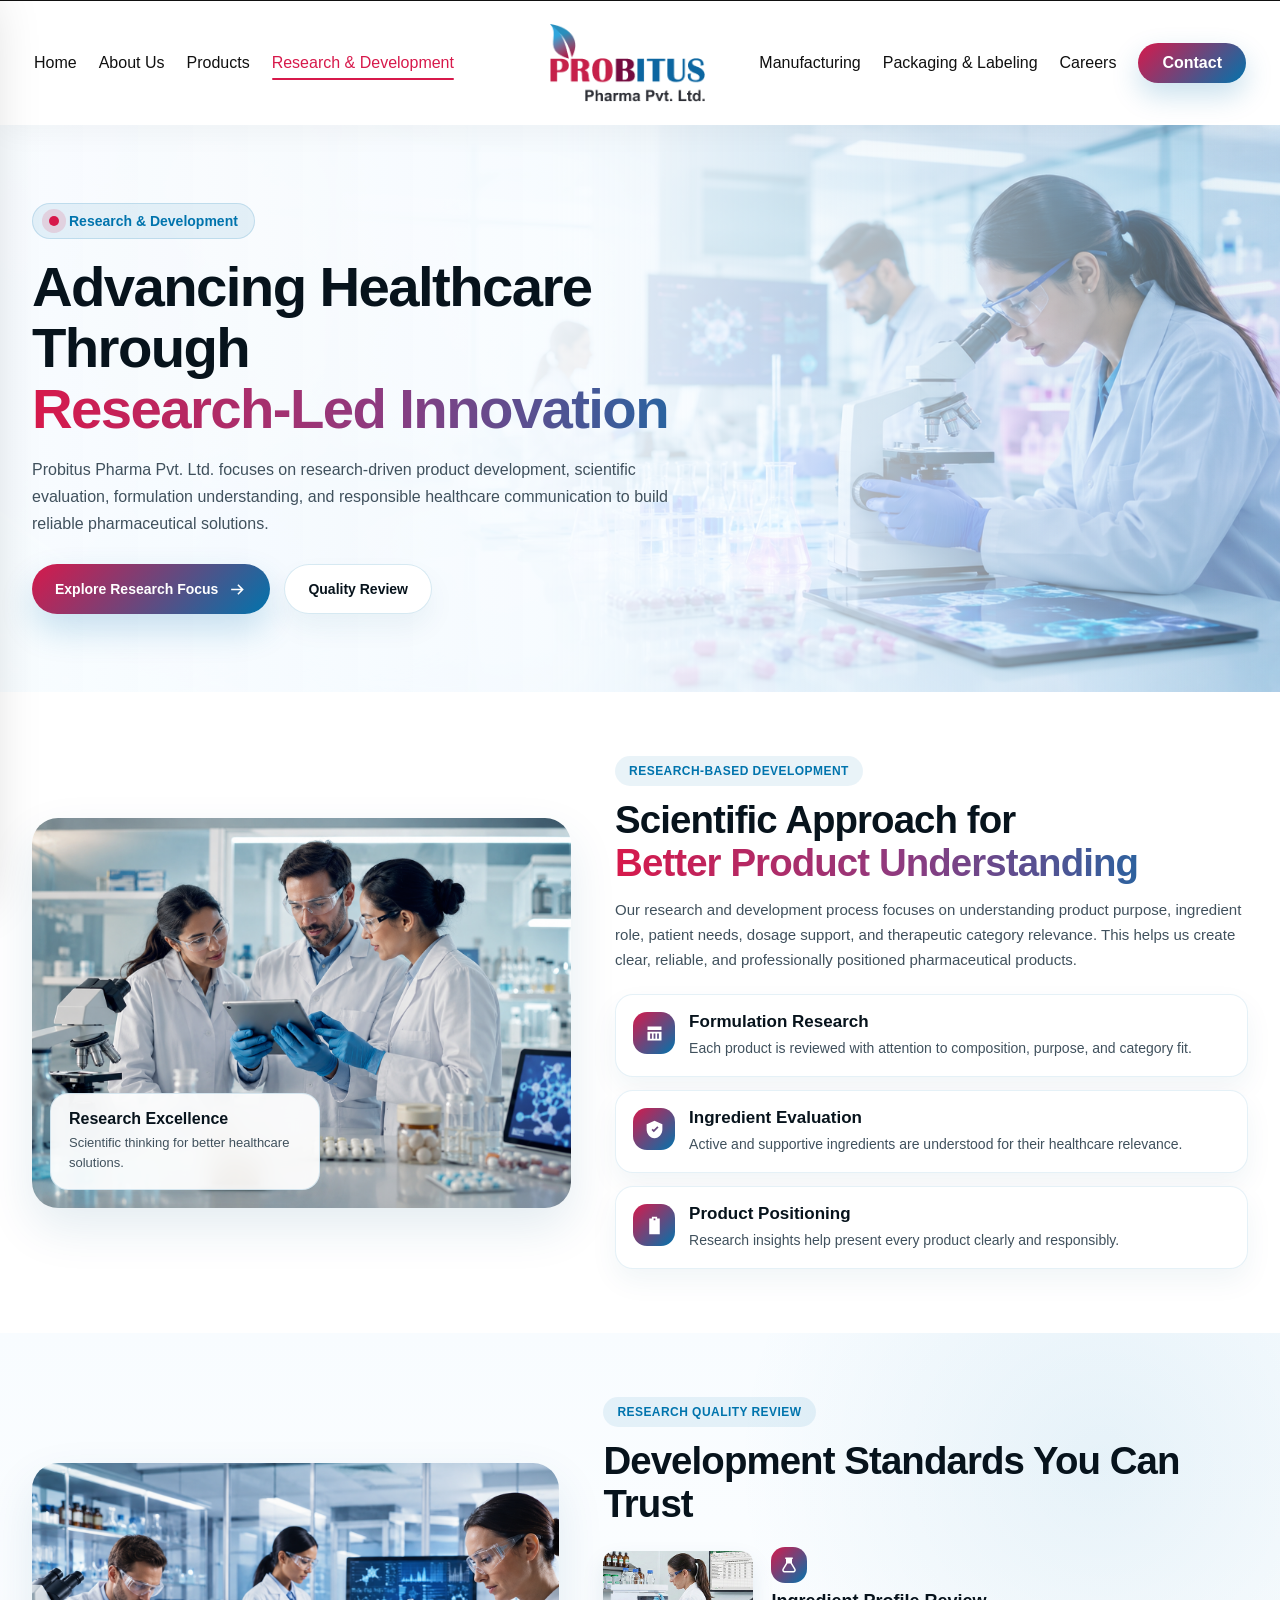
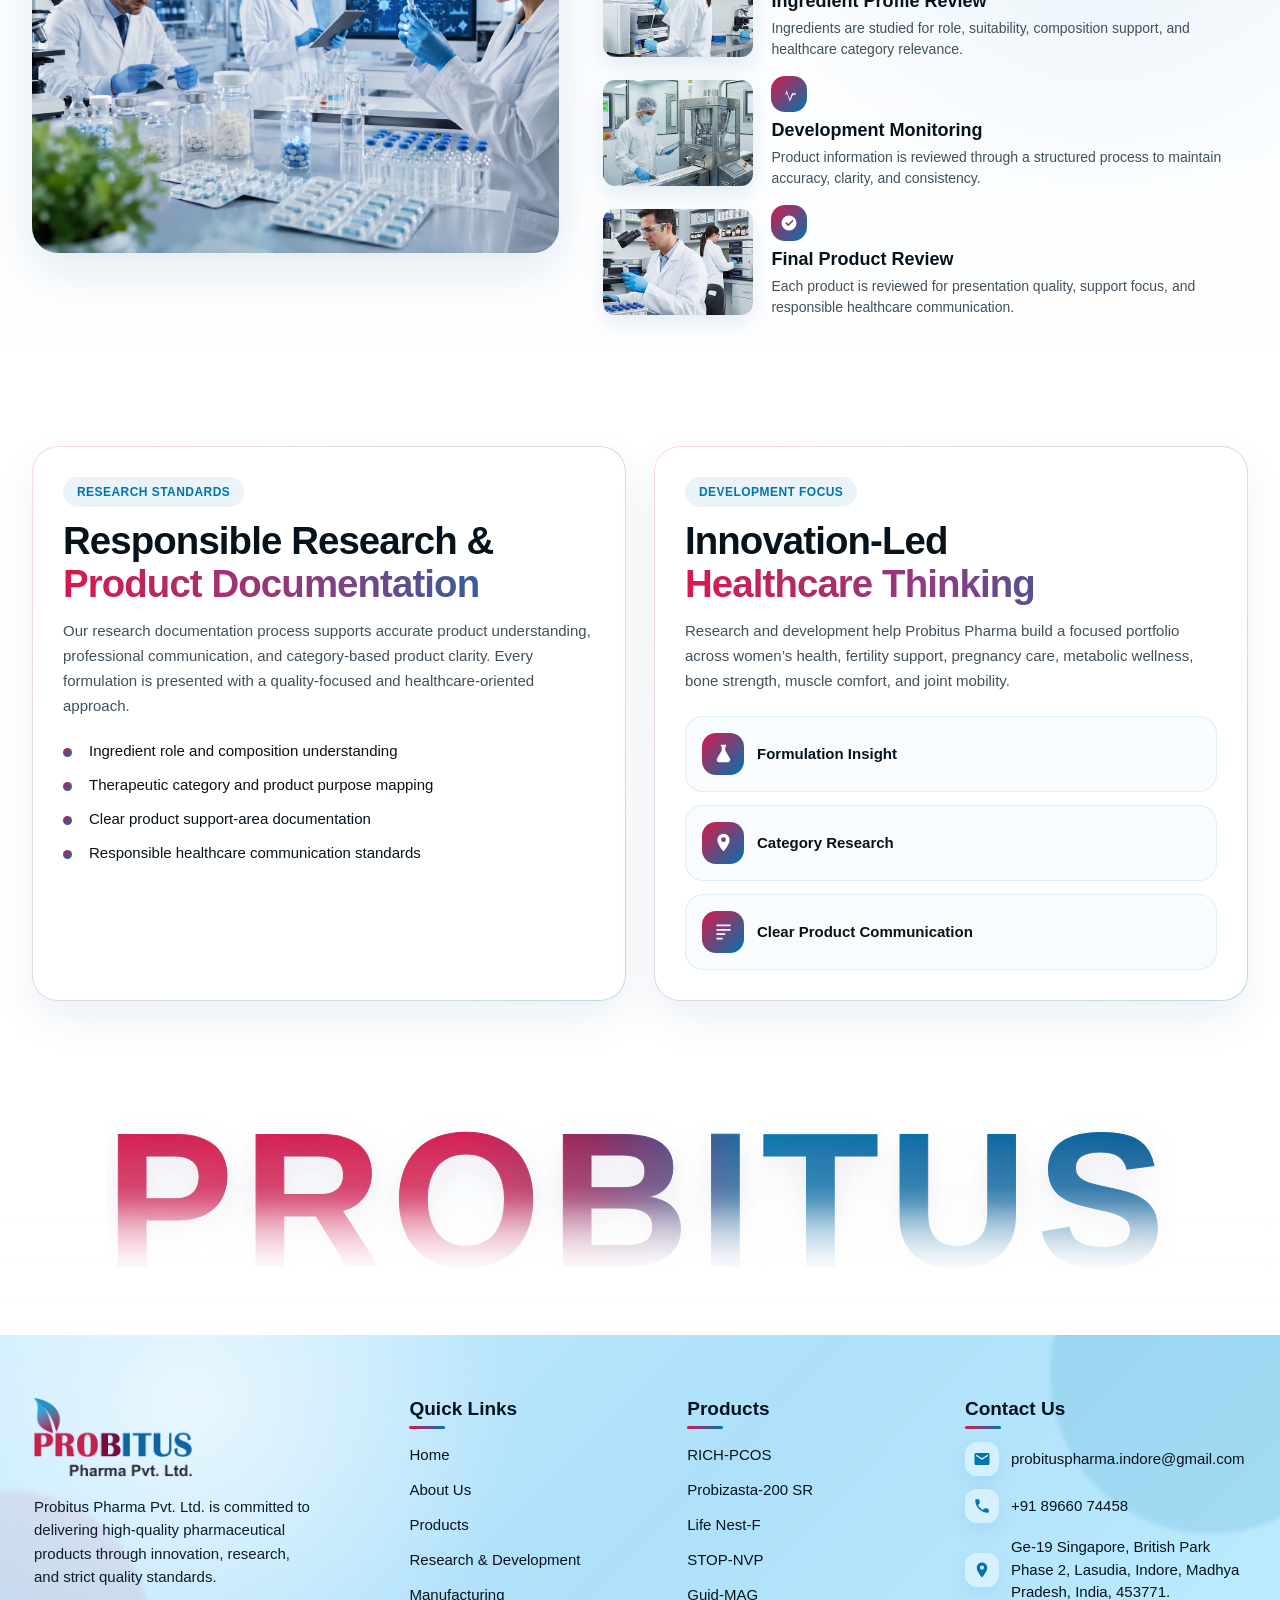
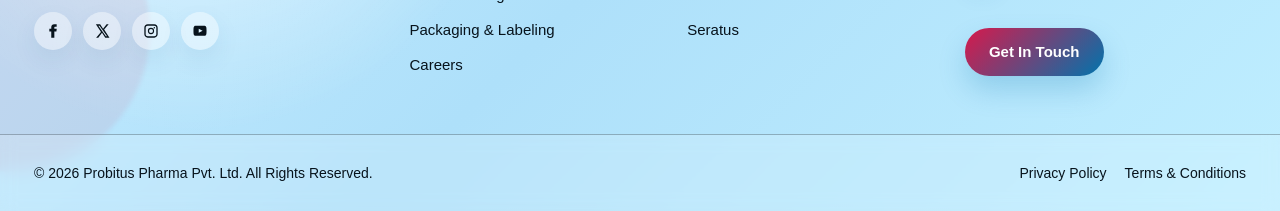
<file: research.html>
<!doctype html>
<html lang="en">
  <head>
    <meta charset="UTF-8" />
    <meta name="viewport" content="width=device-width, initial-scale=1.0" />

    <title>Research & Development | Probitus Pharma Pvt. Ltd.</title>
  <link rel="icon" type="image/png" sizes="32x32" href="images/favicon.png" />
  <link rel="apple-touch-icon" href="images/favicon.png" />
    <link rel="stylesheet" href="css/styles.css" />
    <link rel="stylesheet" href="css/research.css" />
  </head>

  <body>
    <!-- Header Start -->
    <header class="pb-header">
      <div class="pb-header-container">
        <!-- Mobile Menu Icon Start -->
        <button class="pb-mobile-menu-btn" aria-label="Open Menu">
          <span></span>
          <span></span>
          <span></span>
        </button>
        <!-- Mobile Menu Icon End -->

        <!-- Left Nav Start -->
        <nav class="pb-desktop-nav pb-left-nav">
          <ul>
            <li><a href="index.html">Home</a></li>
            <li><a href="about.html">About Us</a></li>
            <li><a href="product.html">Products</a></li>
            <li><a href="research.html" class="active">Research &amp; Development</a></li>
          </ul>
        </nav>
        <!-- Left Nav End -->

        <!-- Logo Start -->
        <a href="index.html" class="pb-logo">
          <img src="images/logo.png" alt="Probitus Pharma Pvt. Ltd." />
        </a>
        <!-- Logo End -->

        <!-- Right Nav Start -->
        <nav class="pb-desktop-nav pb-right-nav">
          <ul>
            <li><a href="manufacturing.html">Manufacturing</a></li>
            <li><a href="packaging-labeling.html">Packaging & Labeling</a></li>
            <li><a href="careers.html">Careers</a></li>
            <li><a href="contact.html" class="pb-contact-btn">Contact</a></li>
          </ul>
        </nav>
        <!-- Right Nav End -->

        <!-- Mobile Call Icon Start -->
        <a href="tel:+91 8966074458" class="pb-mobile-call" aria-label="Call Us">
          <svg viewBox="0 0 24 24" aria-hidden="true">
            <path
              d="M6.62 10.79c1.44 2.83 3.76 5.14 6.59 6.59l2.2-2.2c.27-.27.67-.36 1.02-.24 1.12.37 2.33.57 3.57.57.55 0 1 .45 1 1V20c0 .55-.45 1-1 1C10.61 21 3 13.39 3 4c0-.55.45-1 1-1h3.5c.55 0 1 .45 1 1 0 1.24.2 2.45.57 3.57.11.35.03.74-.25 1.02l-2.2 2.2z"
            />
          </svg>
        </a>
        <!-- Mobile Call Icon End -->
      </div>

      <!-- Mobile Overlay Start -->
      <div class="pb-menu-overlay"></div>
      <!-- Mobile Overlay End -->

      <!-- Mobile Sidebar Start -->
      <aside class="pb-mobile-sidebar">
        <div class="pb-sidebar-head">
          <a href="index.html" class="pb-sidebar-logo">
            <img src="images/logo.png" alt="Probitus Pharma Pvt. Ltd." />
          </a>

          <button class="pb-sidebar-close" aria-label="Close Menu">
            &times;
          </button>
        </div>

        <nav class="pb-mobile-nav">
          <ul>
            <li><a href="index.html">Home</a></li>
            <li><a href="about.html">About Us</a></li>
            <li><a href="product.html">Products</a></li>
            <li><a href="research.html" class="active">Research &amp; Development</a></li>
            <li><a href="manufacturing.html">Manufacturing</a></li>
            <li><a href="packaging-labeling.html">Packaging & Labeling</a></li>
            <li><a href="careers.html">Careers</a></li>
            <li><a href="contact.html" class="pb-mobile-contact-btn">Contact</a></li>
          </ul>
        </nav>
      </aside>
      <!-- Mobile Sidebar End -->
    </header>
    <!-- Header End -->

    <main class="mfg-page">
      <!-- Section 1: Hero Start -->
      <section class="mfg-hero">
        <div class="mfg-hero-bg"></div>
        <div class="mfg-hero-overlay"></div>
        <div class="mfg-hero-grid"></div>

        <div class="mfg-container">
          <div class="mfg-hero-content mfg-reveal">
            <span class="mfg-kicker">
              <i></i>
              Research &amp; Development
            </span>

            <h1>
              Advancing Healthcare Through
              <span>Research-Led Innovation</span>
            </h1>

            <p>
              Probitus Pharma Pvt. Ltd. focuses on research-driven product
              development, scientific evaluation, formulation understanding, and
              responsible healthcare communication to build reliable
              pharmaceutical solutions.
            </p>

            <div class="mfg-hero-actions">
              <a href="#mfgManufacturing" class="mfg-btn-primary">
                Explore Research Focus
                <svg viewBox="0 0 24 24">
                  <path
                    d="M13.2 5.3 19.9 12l-6.7 6.7-1.4-1.4 4.3-4.3H4v-2h12.1l-4.3-4.3 1.4-1.4z"
                  />
                </svg>
              </a>

              <a href="#mfgQuality" class="mfg-btn-light">Quality Review</a>
            </div>
          </div>
        </div>
      </section>
      <!-- Section 1: Hero End -->

      <!-- Section 2: Research & Development Start -->
      <section class="mfg-core" id="mfgManufacturing">
        <div class="mfg-container">
          <div class="mfg-core-grid">
            <div class="mfg-core-image mfg-reveal">
              <img
                src="images/scientific-approach.png"
                alt="Pharmaceutical research and development lab"
              />
              <div class="mfg-image-label">
                <strong>Research Excellence</strong>
                <span
                  >Scientific thinking for better healthcare solutions.</span
                >
              </div>
            </div>

            <div class="mfg-core-content mfg-reveal">
              <span class="mfg-section-tag">Research-Based Development</span>

              <h2>
                Scientific Approach for
                <span>Better Product Understanding</span>
              </h2>

              <p>
                Our research and development process focuses on understanding
                product purpose, ingredient role, patient needs, dosage support,
                and therapeutic category relevance. This helps us create clear,
                reliable, and professionally positioned pharmaceutical products.
              </p>

              <div class="mfg-icon-list">
                <div>
                  <span>
                    <svg viewBox="0 0 24 24">
                      <path
                        d="M4 4h16v4H4V4zm0 6h16v10H4V10zm3 2v6h2v-6H7zm4 0v6h2v-6h-2zm4 0v6h2v-6h-2z"
                      />
                    </svg>
                  </span>
                  <div>
                    <h3>Formulation Research</h3>
                    <p>
                      Each product is reviewed with attention to composition,
                      purpose, and category fit.
                    </p>
                  </div>
                </div>

                <div>
                  <span>
                    <svg viewBox="0 0 24 24">
                      <path
                        d="M12 2 3 6v6c0 5 3.8 9.7 9 10 5.2-.3 9-5 9-10V6l-9-4zm4.6 7.7-5.4 5.4-2.6-2.6 1.4-1.4 1.2 1.2 4-4 1.4 1.4z"
                      />
                    </svg>
                  </span>
                  <div>
                    <h3>Ingredient Evaluation</h3>
                    <p>
                      Active and supportive ingredients are understood for their
                      healthcare relevance.
                    </p>
                  </div>
                </div>

                <div>
                  <span>
                    <svg viewBox="0 0 24 24">
                      <path
                        d="M9 2h6v2h3v18H6V4h3V2zm2 2v2h2V4h-2zM8 9h8v2H8V9zm0 4h8v2H8v-2zm0 4h5v2H8v-2z"
                      />
                    </svg>
                  </span>
                  <div>
                    <h3>Product Positioning</h3>
                    <p>
                      Research insights help present every product clearly and
                      responsibly.
                    </p>
                  </div>
                </div>
              </div>
            </div>
          </div>
        </div>
      </section>
      <!-- Section 2: Research & Development End -->

      <!-- Section 3: Quality Review Start -->
      <section class="mfg-quality" id="mfgQuality">
        <div class="mfg-container">
          <div class="mfg-quality-grid">
            <div class="mfg-quality-main mfg-reveal">
              <img
                src="images/development-standards.png"
                alt="Research quality review in pharmaceutical lab"
              />
            </div>

            <div class="mfg-quality-content mfg-reveal">
              <span class="mfg-section-tag">Research Quality Review</span>

              <h2>Development Standards You Can Trust</h2>

              <div class="mfg-quality-items">
                <article>
                  <img
                    src="images/ingredient.png"
                    alt="Ingredient review and research validation"
                  />
                  <div>
                    <span class="mfg-small-icon">
                      <svg viewBox="0 0 24 24">
                        <path
                          d="M7 2h10v2h-1v5.2l4.6 7.9A3.2 3.2 0 0 1 17.8 22H6.2a3.2 3.2 0 0 1-2.8-4.9L8 9.2V4H7V2zm3 8-4.9 8.1A1.2 1.2 0 0 0 6.2 20h11.6a1.2 1.2 0 0 0 1.1-1.9L14 10H10z"
                        />
                      </svg>
                    </span>
                    <h3>Ingredient Profile Review</h3>
                    <p>
                      Ingredients are studied for role, suitability, composition
                      support, and healthcare category relevance.
                    </p>
                  </div>
                </article>

                <article>
                  <img
                    src="images/development.png"
                    alt="Product development monitoring"
                  />
                  <div>
                    <span class="mfg-small-icon">
                      <svg viewBox="0 0 24 24">
                        <path
                          d="M3 13h4l2-6 4 12 3-8h5v2h-3.6L13 22 9 10l-.6 3H3v-2z"
                        />
                      </svg>
                    </span>
                    <h3>Development Monitoring</h3>
                    <p>
                      Product information is reviewed through a structured
                      process to maintain accuracy, clarity, and consistency.
                    </p>
                  </div>
                </article>

                <article>
                  <img
                    src="images/final-product.png"
                    alt="Final product research review"
                  />
                  <div>
                    <span class="mfg-small-icon">
                      <svg viewBox="0 0 24 24">
                        <path
                          d="M12 2a10 10 0 1 0 10 10A10 10 0 0 0 12 2zm-1 14.2-4-4 1.4-1.4 2.6 2.6 5.6-5.6L18 9.2l-7 7z"
                        />
                      </svg>
                    </span>
                    <h3>Final Product Review</h3>
                    <p>
                      Each product is reviewed for presentation quality, support
                      focus, and responsible healthcare communication.
                    </p>
                  </div>
                </article>
              </div>
            </div>
          </div>
        </div>
      </section>
      <!-- Section 3: Quality Review End -->

      <!-- Section 4: Compliance & Research Start -->
      <section class="mfg-compliance-research">
        <div class="mfg-container">
          <div class="mfg-two-grid">
            <div class="mfg-compliance-card mfg-reveal">
              <span class="mfg-section-tag">Research Standards</span>

              <h2>
                Responsible Research &
                <span>Product Documentation</span>
              </h2>

              <p>
                Our research documentation process supports accurate product
                understanding, professional communication, and category-based
                product clarity. Every formulation is presented with a
                quality-focused and healthcare-oriented approach.
              </p>

              <ul>
                <li>Ingredient role and composition understanding</li>
                <li>Therapeutic category and product purpose mapping</li>
                <li>Clear product support-area documentation</li>
                <li>Responsible healthcare communication standards</li>
              </ul>
            </div>

            <div class="mfg-research-card mfg-reveal">
              <span class="mfg-section-tag">Development Focus</span>

              <h2>
                Innovation-Led
                <span>Healthcare Thinking</span>
              </h2>

              <p>
                Research and development help Probitus Pharma build a focused
                portfolio across women’s health, fertility support, pregnancy
                care, metabolic wellness, bone strength, muscle comfort, and
                joint mobility.
              </p>

              <div class="mfg-research-icons">
                <div>
                  <span>
                    <svg viewBox="0 0 24 24">
                      <path
                        d="M9 2h6v2h-1v4.6l5.2 8.7A3 3 0 0 1 16.6 22H7.4a3 3 0 0 1-2.6-4.7L10 8.6V4H9V2z"
                      />
                    </svg>
                  </span>
                  <strong>Formulation Insight</strong>
                </div>

                <div>
                  <span>
                    <svg viewBox="0 0 24 24">
                      <path
                        d="M12 2a7 7 0 0 0-7 7c0 5.2 7 13 7 13s7-7.8 7-13a7 7 0 0 0-7-7zm0 9.5A2.5 2.5 0 1 1 12 6a2.5 2.5 0 0 1 0 5.5z"
                      />
                    </svg>
                  </span>
                  <strong>Category Research</strong>
                </div>

                <div>
                  <span>
                    <svg viewBox="0 0 24 24">
                      <path
                        d="M4 4h16v2H4V4zm0 5h16v2H4V9zm0 5h10v2H4v-2zm0 5h7v2H4v-2z"
                      />
                    </svg>
                  </span>
                  <strong>Clear Product Communication</strong>
                </div>
              </div>
            </div>
          </div>
        </div>
      </section>
      <!-- Section 4: Compliance & Research End -->
    </main>

    <!-- Footer Big Text Start -->
    <section class="pb-footer-big-text-section">
      <div class="pb-footer-big-text-wrap">
        <h2 class="pb-footer-big-text" aria-label="PROBITUS">PROBITUS</h2>
      </div>
    </section>
    <!-- Footer Big Text End -->

    <!-- Footer Start -->
    <footer class="pb-footer">
    <div class="pb-footer-main">
      <!-- Footer Brand Start -->
      <div class="pb-footer-brand pb-footer-animate">
        <a href="#" class="pb-footer-logo">
          <img src="images/logo.png" alt="Probitus Pharma Pvt. Ltd." />
        </a>

        <p>
          Probitus Pharma Pvt. Ltd. is committed to delivering high-quality
          pharmaceutical products through innovation, research, and strict
          quality standards.
        </p>

        <div class="pb-footer-social">
          <a href="#" aria-label="Facebook">
            <svg viewBox="0 0 24 24">
              <path
                d="M14 8.7V6.8c0-.9.6-1.1 1-1.1h2.5V2h-3.4c-3.8 0-4.7 2.8-4.7 4.6v2.1H6.5v3.9h2.9V22H14v-9.4h3.1l.5-3.9H14z" />
            </svg>
          </a>

          <a href="#" aria-label="X">
            <svg viewBox="0 0 24 24">
              <path
                d="M18.9 2H22l-6.8 7.8L23.2 22h-6.3l-4.9-7.4L6.4 22H3.2l7.3-8.4L2.8 2h6.4l4.4 6.7L18.9 2zm-1.1 17.9h1.7L8.3 4H6.5l11.3 15.9z" />
            </svg>
          </a>

          <a href="#" aria-label="Instagram">
            <svg viewBox="0 0 24 24">
              <path
                d="M7 2h10c2.8 0 5 2.2 5 5v10c0 2.8-2.2 5-5 5H7c-2.8 0-5-2.2-5-5V7c0-2.8 2.2-5 5-5zm10 18c1.7 0 3-1.3 3-3V7c0-1.7-1.3-3-3-3H7C5.3 4 4 5.3 4 7v10c0 1.7 1.3 3 3 3h10zM12 7.3A4.7 4.7 0 1 1 12 16.7 4.7 4.7 0 0 1 12 7.3zm0 7.7a3 3 0 1 0 0-6 3 3 0 0 0 0 6zm5-8.9a1.1 1.1 0 1 1 0 2.2 1.1 1.1 0 0 1 0-2.2z" />
            </svg>
          </a>

          <a href="#" aria-label="YouTube">
            <svg viewBox="0 0 24 24">
              <path
                d="M21.6 7.2s-.2-1.5-.8-2.1c-.8-.8-1.7-.8-2.1-.9C15.8 4 12 4 12 4s-3.8 0-6.7.2c-.4.1-1.3.1-2.1.9-.6.6-.8 2.1-.8 2.1S2.2 9 2.2 10.8v1.7c0 1.8.2 3.6.2 3.6s.2 1.5.8 2.1c.8.8 1.9.8 2.4.9 1.7.2 6.4.2 6.4.2s3.8 0 6.7-.2c.4-.1 1.3-.1 2.1-.9.6-.6.8-2.1.8-2.1s.2-1.8.2-3.6v-1.7c0-1.8-.2-3.6-.2-3.6zM10.1 14.8V8.6l5.8 3.1-5.8 3.1z" />
            </svg>
          </a>
        </div>
      </div>
      <!-- Footer Brand End -->

      <!-- Quick Links Start -->
      <div class="pb-footer-col pb-footer-animate">
        <h3>Quick Links</h3>
        <ul>
          <li><a href="index.html">Home</a></li>
          <li><a href="about.html">About Us</a></li>
          <li><a href="product.html">Products</a></li>
          <li><a href="research.html">Research &amp; Development</a></li>
          <li><a href="manufacturing.html">Manufacturing</a></li>
          <li><a href="packaging-labeling.html">Packaging & Labeling</a></li>
          <li><a href="careers.html">Careers</a></li>
        </ul>
      </div>
      <!-- Quick Links End -->

      <!-- Products Start -->
      <div class="pb-footer-col pb-footer-animate">
        <h3>Products</h3>
        <ul>
          <li><a href="product.html#rich-pcos">RICH-PCOS</a></li>
          <li><a href="product.html#probizasta">Probizasta-200 SR</a></li>
          <li><a href="product.html#life-nest">Life Nest-F</a></li>
          <li><a href="product.html#stop-nvp">STOP-NVP</a></li>
          <li><a href="product.html#guid-mag">Guid-MAG</a></li>
          <li><a href="product.html#seratus">Seratus</a></li>
        </ul>
      </div>
      <!-- Products End -->

      <!-- Contact Start -->
      <div class="pb-footer-contact pb-footer-animate">
        <h3>Contact Us</h3>

        <ul>
          <li>
            <span>
              <svg viewBox="0 0 24 24">
                <path
                  d="M20 4H4c-1.1 0-2 .9-2 2v12c0 1.1.9 2 2 2h16c1.1 0 2-.9 2-2V6c0-1.1-.9-2-2-2zm0 4-8 5-8-5V6l8 5 8-5v2z" />
              </svg>
            </span>
            <a href="mailto:probituspharma.indore@gmail.com">probituspharma.indore@gmail.com</a>
          </li>

          <li>
            <span>
              <svg viewBox="0 0 24 24">
                <path
                  d="M6.6 10.8c1.4 2.8 3.8 5.1 6.6 6.6l2.2-2.2c.3-.3.7-.4 1.1-.2 1.1.4 2.3.6 3.5.6.6 0 1 .4 1 1V20c0 .6-.4 1-1 1C10.6 21 3 13.4 3 4c0-.6.4-1 1-1h3.5c.6 0 1 .4 1 1 0 1.2.2 2.4.6 3.5.1.4 0 .8-.3 1.1l-2.2 2.2z" />
              </svg>
            </span>
            <a href="tel:+91 8966074458">+91 89660 74458</a>
          </li>

          <li>
            <span>
              <svg viewBox="0 0 24 24">
                <path
                  d="M12 2C8.1 2 5 5.1 5 9c0 5.3 7 13 7 13s7-7.7 7-13c0-3.9-3.1-7-7-7zm0 9.5A2.5 2.5 0 1 1 12 6a2.5 2.5 0 0 1 0 5.5z" />
              </svg>
            </span>
            <p>Ge-19 Singapore, British Park Phase 2, Lasudia, Indore, Madhya Pradesh, India, 453771.</p>
          </li>
        </ul>

        <a href="contact.html" class="pb-footer-cta">Get In Touch</a>
      </div>
      <!-- Contact End -->
    </div>

    <!-- Footer Bottom Start -->
    <div class="pb-footer-bottom">
      <div class="pb-footer-bottom-inner">
        <p>© 2026 Probitus Pharma Pvt. Ltd. All Rights Reserved.</p>

        <div>
          <a href="privacy-policy.html">Privacy Policy</a>
          <a href="terms-conditions.html">Terms &amp; Conditions</a>
        </div>
      </div>
    </div>
    <!-- Footer Bottom End -->
  </footer>
    <!-- Footer End -->

    <script src="js/script.js"></script>
    <script src="js/research.js"></script>
  </body>
</html>
</file>
<file: css/about.css>
* {
  box-sizing: border-box;
}

body {
  margin: 0;
  background: #ffffff;
  color: #07131c;
  font-family: Arial, Helvetica, sans-serif;
  overflow-x: hidden;
}

a {
  text-decoration: none;
}

button {
  font-family: inherit;
}

.abt-container {
  max-width: 1360px;
  width: 100%;
  margin: 0 auto;
  padding: 0 34px;
}

.abt-hero {
  position: relative;
  min-height: 560px;
  display: flex;
  align-items: center;
  overflow: hidden;
  background: #07131c;
}

.abt-hero-bg {
  position: absolute;
  inset: -8%;
  background-image: url("../images/about-hero.png");
  background-size: cover;
  background-position: center;
  transform: scale(1.06);
  will-change: transform;
}

.abt-hero-overlay {
  position: absolute;
  inset: 0;
  /* background:
    linear-gradient(90deg, rgba(7, 19, 28, 0.92), rgba(7, 19, 28, 0.66), rgba(7, 19, 28, 0.28)),
    radial-gradient(circle at 15% 30%, rgba(215, 25, 75, 0.25), transparent 32%),
    radial-gradient(circle at 82% 25%, rgba(0, 116, 173, 0.35), transparent 34%); */
}
.abt-hero-content {
  position: relative;
  z-index: 2;
  max-width: 760px;
  padding: 82px 0;
}

.abt-kicker,
.abt-section-tag {
  display: inline-flex;
  align-items: center;
  border-radius: 999px;
  font-weight: 900;
}

.abt-kicker {
  gap: 10px;
  margin-bottom: 18px;
  padding: 9px 16px;
  color: #0074ad;
  background: rgba(0, 116, 173, 0.085);
  border: 1px solid rgba(0, 116, 173, 0.16);
  font-size: 14px;
}

.abt-kicker i {
  width: 10px;
  height: 10px;
  background: #d7194b;
  border-radius: 50%;
  box-shadow: 0 0 0 7px rgba(215, 25, 75, 0.14);
}


.abt-hero h1 {
  margin: 0 0 18px;
  color: #000000;
  font-size: clamp(38px, 5vw, 66px);
  line-height: 1.05;
  letter-spacing: -1.7px;
  font-weight: 900;
}

.abt-hero p {
  max-width: 650px;
  margin: 0 0 30px;
  color: rgba(0, 0, 0, 0.84);
  font-size: 17px;
  line-height: 1.7;
}

.abt-hero-actions {
  display: flex;
  flex-wrap: wrap;
  gap: 14px;
}

.abt-hero-span {
  /* display: block; */
  background: linear-gradient(90deg, #d7194b 0%, #8d3b80 46%, #0074ad 100%);
  -webkit-background-clip: text;
  background-clip: text;
  color: transparent;
}

.abt-heading h2 span {
  background: linear-gradient(90deg, #d7194b 0%, #8d3b80 46%, #0074ad 100%);
  -webkit-background-clip: text;
  background-clip: text;
  color: transparent;
}

.abt-primary-btn,
.abt-secondary-btn,
.abt-cta-content a {
  min-height: 52px;
  padding: 14px 24px;
  border-radius: 999px;
  display: inline-flex;
  align-items: center;
  justify-content: center;
  gap: 10px;
  font-size: 15px;
  font-weight: 900;
  transition: all 0.35s ease;
}

.abt-primary-btn,
.abt-cta-content a {
  color: #ffffff;
  background: linear-gradient(135deg, #d7194b, #0074ad);
  box-shadow: 0 16px 38px rgba(0, 116, 173, 0.24);
}

.abt-secondary-btn {
  color: #000000;
  background: rgb(255, 255, 255);
  border: 1px solid rgba(255, 255, 255, 0.28);
  backdrop-filter: blur(12px);
}

.abt-primary-btn svg,
.abt-cta-content a svg {
  width: 20px;
  height: 20px;
  fill: currentColor;
  transition: transform 0.35s ease;
}

.abt-primary-btn:hover,
.abt-secondary-btn:hover,
.abt-cta-content a:hover {
  transform: translateY(-4px);
}

.abt-primary-btn:hover svg,
.abt-cta-content a:hover svg {
  transform: translateX(5px);
}

.abt-intro {
  padding: 100px 0;
  background:
    radial-gradient(circle at 10% 20%, rgba(215, 25, 75, 0.055), transparent 30%),
    radial-gradient(circle at 90% 18%, rgba(0, 116, 173, 0.08), transparent 30%),
    #ffffff;
}

.abt-intro-grid {
  display: grid;
  grid-template-columns: 0.9fr 1.1fr;
  gap: 66px;
  align-items: center;
}

.abt-intro-image {
  position: relative;
}

.abt-intro-image img,
.abt-capability-image img {
  width: 100%;
  height: 520px;
  object-fit: cover;
  display: block;
  border-radius: 34px;
  box-shadow: 0 26px 68px rgba(0, 80, 125, 0.14);
}

.abt-floating-card {
  position: absolute;
  right: -24px;
  bottom: 34px;
  max-width: 260px;
  padding: 20px;
  border-radius: 22px;
  background: rgba(255, 255, 255, 0.92);
  border: 1px solid rgba(0, 116, 173, 0.12);
  box-shadow: 0 18px 42px rgba(0, 80, 125, 0.14);
  backdrop-filter: blur(14px);
}

.abt-floating-card strong {
  display: block;
  margin-bottom: 6px;
  color: #07131c;
  font-size: 18px;
  font-weight: 900;
}

.abt-floating-card span {
  color: #40515d;
  font-size: 14px;
  line-height: 1.45;
}

.abt-section-label {
  display: inline-flex;
  margin-bottom: 14px;
  padding: 8px 16px;
  border-radius: 999px;
  background: rgba(0, 116, 173, 0.085);
  color: #0074ad;
  font-size: 14px;
  font-weight: 900;
}

.abt-intro h2,
.abt-capability h2 {
  margin: 0 0 18px;
  color: #07131c;
  font-size: clamp(32px, 3.8vw, 54px);
  line-height: 1.1;
  letter-spacing: -1.3px;
  font-weight: 900;
}

.abt-intro p,
.abt-capability-content > p {
  margin: 0 0 18px;
  color: #40515d;
  font-size: 16px;
  line-height: 1.72;
}

.abt-mini-points {
  margin-top: 26px;
  display: grid;
  gap: 14px;
}

.abt-mini-points div {
  padding: 18px 20px;
  border-radius: 20px;
  background: #ffffff;
  border: 1px solid rgba(0, 116, 173, 0.11);
  box-shadow: 0 14px 32px rgba(0, 80, 125, 0.06);
  display: flex;
  align-items: center;
  gap: 14px;
  transition: all 0.35s ease;
}

.abt-mini-points div:hover {
  transform: translateX(8px);
}

.abt-mini-points strong {
  width: 42px;
  height: 42px;
  border-radius: 14px;
  background: linear-gradient(135deg, #d7194b, #0074ad);
  color: #ffffff;
  display: inline-flex;
  align-items: center;
  justify-content: center;
  font-weight: 900;
  flex: 0 0 42px;
}

.abt-mini-points span {
  color: #40515d;
  font-size: 15px;
  font-weight: 800;
}

.abt-mission {
  padding: 0 0 100px;
  background: #ffffff;
}

.abt-mission-grid {
  display: grid;
  grid-template-columns: repeat(2, 1fr);
  gap: 26px;
}

.abt-mission-card {
  position: relative;
  overflow: hidden;
  padding: 34px;
  border-radius: 30px;
  background:
    linear-gradient(#ffffff, #ffffff) padding-box,
    linear-gradient(135deg, rgba(215, 25, 75, 0.18), rgba(0, 116, 173, 0.28)) border-box;
  border: 1px solid transparent;
  box-shadow: 0 22px 54px rgba(0, 80, 125, 0.09);
  transition: all 0.35s ease;
}

.abt-mission-card::before {
  content: "";
  position: absolute;
  inset: 0;
  background: radial-gradient(circle at 80% 20%, rgba(0, 116, 173, 0.11), transparent 34%);
  opacity: 0;
  transition: opacity 0.35s ease;
}

.abt-mission-card:hover {
  transform: translateY(-8px);
}

.abt-mission-card:hover::before {
  opacity: 1;
}

.abt-icon {
  position: relative;
  z-index: 2;
  width: 58px;
  height: 58px;
  border-radius: 18px;
  background: linear-gradient(135deg, #d7194b, #0074ad);
  display: flex;
  align-items: center;
  justify-content: center;
  margin-bottom: 22px;
}

.abt-icon svg {
  width: 28px;
  height: 28px;
  fill: #ffffff;
}

.abt-mission-card h3,
.abt-why-card h3 {
  position: relative;
  z-index: 2;
  margin: 0 0 12px;
  color: #07131c;
  font-size: 24px;
  font-weight: 900;
}

.abt-mission-card p,
.abt-why-card p {
  position: relative;
  z-index: 2;
  margin: 0;
  color: #40515d;
  font-size: 15px;
  line-height: 1.68;
}

.abt-why {
  position: relative;
  overflow: hidden;
  padding: 100px 0;
  background:
    radial-gradient(circle at 12% 18%, rgba(215, 25, 75, 0.055), transparent 26%),
    radial-gradient(circle at 88% 12%, rgba(0, 116, 173, 0.085), transparent 28%),
    linear-gradient(180deg, #f8fcff 0%, #ffffff 100%);
}

.abt-why::before {
  content: "";
  position: absolute;
  inset: 0;
  background-image:
    linear-gradient(rgba(0, 116, 173, 0.035) 1px, transparent 1px),
    linear-gradient(90deg, rgba(0, 116, 173, 0.035) 1px, transparent 1px);
  background-size: 42px 42px;
}

.abt-heading {
  position: relative;
  z-index: 2;
  max-width: 820px;
  margin: 0 auto 42px;
  text-align: center;
}

.abt-heading span {
  display: inline-flex;
  margin-bottom: 14px;
  padding: 8px 16px;
  border-radius: 999px;
  background: rgba(0, 116, 173, 0.085);
  color: #0074ad;
  font-size: 14px;
  font-weight: 900;
}

.abt-heading h2 {
  margin: 0 0 14px;
  color: #07131c;
  font-size: clamp(32px, 3.8vw, 52px);
  line-height: 1.1;
  font-weight: 900;
  letter-spacing: -1.2px;
}

.abt-heading p {
  margin: 0;
  color: #40515d;
  font-size: 16px;
  line-height: 1.65;
}

.abt-why-grid {
  position: relative;
  z-index: 2;
  display: grid;
  grid-template-columns: repeat(4, 1fr);
  gap: 22px;
}

.abt-why-card {
  padding: 28px;
  border-radius: 26px;
  background: #ffffff;
  border: 1px solid rgba(0, 116, 173, 0.1);
  box-shadow: 0 18px 40px rgba(0, 80, 125, 0.07);
  transition: all 0.35s ease;
}

.abt-why-card:hover {
  transform: translateY(-8px);
  box-shadow: 0 28px 60px rgba(0, 80, 125, 0.12);
}

.abt-why-card > span {
  display: inline-flex;
  margin-bottom: 18px;
  width: 44px;
  height: 44px;
  border-radius: 14px;
  background: linear-gradient(135deg, #d7194b, #0074ad);
  color: #ffffff;
  align-items: center;
  justify-content: center;
  font-weight: 900;
}

.abt-capability {
  padding: 100px 0;
  background: #ffffff;
}

.abt-capability-grid {
  display: grid;
  grid-template-columns: 1fr 0.95fr;
  gap: 64px;
  align-items: center;
}

.abt-focus-list {
  display: grid;
  grid-template-columns: repeat(2, 1fr);
  gap: 14px;
  margin-top: 28px;
}

.abt-focus-list div {
  padding: 16px 18px;
  border-radius: 18px;
  background: #f8fcff;
  border: 1px solid rgba(0, 116, 173, 0.12);
  color: #07131c;
  font-size: 15px;
  font-weight: 900;
  transition: all 0.35s ease;
}

.abt-focus-list div:hover {
  color: #ffffff;
  background: linear-gradient(135deg, #d7194b, #0074ad);
  transform: translateY(-5px);
}

.abt-values {
  padding: 0 0 100px;
  background: #ffffff;
}

.abt-values-box {
  overflow: hidden;
  padding: 46px;
  border-radius: 34px;
  background:
    radial-gradient(circle at 12% 20%, rgba(255, 255, 255, 0.16), transparent 28%),
    linear-gradient(135deg, #d7194b, #0074ad);
  display: grid;
  grid-template-columns: 0.9fr 1.1fr;
  gap: 44px;
  align-items: center;
  box-shadow: 0 30px 76px rgba(0, 80, 125, 0.18);
}

.abt-values-box span {
  display: block;
  margin-bottom: 12px;
  color: rgba(255, 255, 255, 0.75);
  font-size: 14px;
  font-weight: 900;
  text-transform: uppercase;
}

.abt-values-box h2 {
  margin: 0;
  color: #ffffff;
  font-size: clamp(30px, 3.6vw, 50px);
  line-height: 1.12;
  font-weight: 900;
}

.abt-values-list {
  display: grid;
  grid-template-columns: repeat(2, 1fr);
  gap: 14px;
}

.abt-values-list div {
  padding: 20px;
  border-radius: 20px;
  background: rgba(255, 255, 255, 0.14);
  border: 1px solid rgba(255, 255, 255, 0.22);
  backdrop-filter: blur(10px);
}

.abt-values-list strong {
  display: block;
  margin-bottom: 6px;
  color: #ffffff;
  font-size: 18px;
  font-weight: 900;
}

.abt-values-list p {
  margin: 0;
  color: rgba(255, 255, 255, 0.82);
  font-size: 14px;
  line-height: 1.55;
}

.abt-cta {
  position: relative;
  overflow: hidden;
  min-height: 460px;
  display: flex;
  align-items: center;
  background: #07131c;
}

.abt-cta-bg {
  position: absolute;
  inset: -8%;
  background-image: url("../images/want-to-know-more.png");
  background-size: cover;
  background-position: center;
  transform: scale(1.06);
  will-change: transform;
}

.abt-cta-overlay {
  position: absolute;
  inset: 0;
  background:
    linear-gradient(90deg, rgba(7, 19, 28, 0.92), rgba(7, 19, 28, 0.68), rgba(7, 19, 28, 0.38)),
    radial-gradient(circle at 15% 30%, rgba(215, 25, 75, 0.25), transparent 32%),
    radial-gradient(circle at 85% 30%, rgba(0, 116, 173, 0.3), transparent 35%);
}

.abt-cta-content {
  position: relative;
  z-index: 2;
  max-width: 780px;
  padding: 60px 0;
}

.abt-cta-content span {
  display: inline-flex;
  margin-bottom: 14px;
  padding: 8px 16px;
  border-radius: 999px;
  background: rgba(255, 255, 255, 0.13);
  color: #ffffff;
  font-size: 14px;
  font-weight: 900;
  backdrop-filter: blur(12px);
}

.abt-cta-content h2 {
  margin: 0 0 16px;
  color: #ffffff;
  font-size: clamp(32px, 3.8vw, 50px);
  line-height: 1.1;
  font-weight: 900;
  letter-spacing: -1.2px;
}

.abt-cta-content p {
  margin: 0 0 26px;
  max-width: 660px;
  color: rgba(255, 255, 255, 0.82);
  font-size: 16px;
  line-height: 1.68;
}

.abt-reveal {
  opacity: 0;
  transform: translateY(32px);
  filter: blur(6px);
  transition:
    opacity 0.82s ease,
    transform 0.82s cubic-bezier(0.22, 1, 0.36, 1),
    filter 0.82s ease;
}

.abt-reveal.abt-show {
  opacity: 1;
  transform: translateY(0);
  filter: blur(0);
}

@media (max-width: 1100px) {
  .abt-why-grid {
    grid-template-columns: repeat(2, 1fr);
  }
}

@media (max-width: 991px) {
  .abt-container {
    padding: 0 24px;
  }

  .abt-hero {
    min-height: 520px;
  }

  .abt-intro-grid,
  .abt-mission-grid,
  .abt-capability-grid,
  .abt-values-box {
    grid-template-columns: 1fr;
  }

  .abt-intro,
  .abt-why,
  .abt-capability {
    padding: 74px 0;
  }

  .abt-mission,
  .abt-values {
    padding-bottom: 74px;
  }

  .abt-intro-image img,
  .abt-capability-image img {
    height: 420px;
  }

  .abt-floating-card {
    right: 22px;
  }
}

@media (max-width: 575px) {
  .abt-container {
    padding: 0 16px;
  }

  .abt-hero {
    min-height: 500px;
  }

  .abt-hero-content {
    padding: 76px 0;
  }

  .abt-hero h1 {
    font-size: 34px;
    letter-spacing: -0.8px;
  }

  .abt-hero p,
  .abt-intro p,
  .abt-capability-content > p,
  .abt-cta-content p {
    font-size: 15px;
  }

  .abt-hero-actions {
    flex-direction: column;
  }

  .abt-primary-btn,
  .abt-secondary-btn,
  .abt-cta-content a {
    width: 100%;
  }

  .abt-intro,
  .abt-why,
  .abt-capability {
    padding: 58px 0;
  }

  .abt-mission,
  .abt-values {
    padding-bottom: 58px;
  }

  .abt-intro-image img,
  .abt-capability-image img {
    height: 280px;
    border-radius: 24px;
  }

  .abt-floating-card {
    position: relative;
    right: auto;
    bottom: auto;
    margin-top: 16px;
    max-width: 100%;
  }

  .abt-mini-points div {
    align-items: flex-start;
  }

  .abt-why-grid,
  .abt-focus-list,
  .abt-values-list {
    grid-template-columns: 1fr;
  }

  .abt-mission-card,
  .abt-why-card,
  .abt-values-box {
    padding: 24px 20px;
    border-radius: 24px;
  }

  .abt-cta {
    min-height: 430px;
  }
}
</file>
<file: css/styles.css>
/* =========================
   Global CSS
========================= */

* {
  margin: 0;
  padding: 0;
  box-sizing: border-box;
}

html {
  scroll-behavior: smooth;
}

body {
  font-family: Arial, Helvetica, sans-serif;
  background: #ffffff;
  color: #101010;
}

a {
  text-decoration: none;
}

ul {
  list-style: none;
}


/* =========================
   Header CSS
========================= */

.pb-header {
  position: sticky;
  top: 0;
  width: 100%;
  background: #ffffff;
  z-index: 9999;
  border-top: 1px solid #111111;
  box-shadow: 0 8px 28px rgba(0, 0, 0, 0.04);
}

.pb-header-container {
  max-width: 1360px;
  min-height: 124px;
  margin: 0 auto;
  padding: 0 34px;
  display: grid;
  grid-template-columns: 1fr auto 1fr;
  align-items: center;
  gap: 54px;
  position: relative;
}

.pb-desktop-nav ul {
  display: flex;
  align-items: center;
  gap: 22px;
}

.pb-left-nav ul {
  justify-content: flex-start;
}

.pb-right-nav ul {
  justify-content: flex-end;
}

.pb-desktop-nav a {
  position: relative;
  display: inline-flex;
  align-items: center;
  color: #101010;
  font-size: 16px;
  font-weight: 500;
  line-height: 1;
  white-space: nowrap;
  transition: all 0.35s ease;
}

.pb-desktop-nav a::after {
  content: "";
  position: absolute;
  left: 0;
  bottom: -9px;
  width: 0;
  height: 2px;
  background: #d7194b;
  border-radius: 20px;
  transition: width 0.35s ease;
}

.pb-desktop-nav a:hover,
.pb-desktop-nav a.active {
  color: #d7194b;
}

.pb-desktop-nav a:hover::after,
.pb-desktop-nav a.active::after {
  width: 100%;
}

.pb-logo {
  display: inline-flex;
  align-items: center;
  justify-content: center;
}

.pb-logo img {
  width: 155px;
  height: auto;
  display: block;
  object-fit: contain;
}

.pb-contact-btn {
  padding: 12px 24px;
  border-radius: 50px;
  background: linear-gradient(135deg, #d7194b, #0074ad);
  color: #ffffff !important;
  font-weight: 700 !important;
  box-shadow: 0 12px 28px rgba(0, 116, 173, 0.22);
}

.pb-contact-btn::after {
  display: none;
}

.pb-contact-btn:hover {
  transform: translateY(-2px);
  box-shadow: 0 16px 36px rgba(215, 25, 75, 0.24);
}

.pb-mobile-menu-btn,
.pb-mobile-call {
  display: none;
}


/* =========================
   Mobile Sidebar CSS
========================= */

.pb-menu-overlay {
  position: fixed;
  inset: 0;
  background: rgba(8, 18, 28, 0.55);
  backdrop-filter: blur(5px);
  z-index: 9997;
  opacity: 0;
  visibility: hidden;
  transition: all 0.35s ease;
}

.pb-menu-overlay.active {
  opacity: 1;
  visibility: visible;
}

.pb-mobile-sidebar {
  position: fixed;
  top: 0;
  left: -360px;
  width: 330px;
  max-width: 88%;
  height: 100vh;
  background: #ffffff;
  z-index: 9998;
  padding: 24px 20px;
  box-shadow: 18px 0 50px rgba(0, 0, 0, 0.16);
  transition: left 0.45s cubic-bezier(0.77, 0, 0.175, 1);
  overflow-y: auto;
}

.pb-mobile-sidebar.active {
  left: 0;
}

.pb-sidebar-head {
  display: flex;
  align-items: center;
  justify-content: space-between;
  padding-bottom: 20px;
  margin-bottom: 26px;
  border-bottom: 1px solid rgba(0, 116, 173, 0.16);
}

.pb-sidebar-logo img {
  width: 132px;
  height: auto;
  display: block;
}

.pb-sidebar-close {
  width: 38px;
  height: 38px;
  border: none;
  border-radius: 50%;
  background: #eef7fc;
  color: #d7194b;
  font-size: 28px;
  line-height: 1;
  cursor: pointer;
  transition: all 0.3s ease;
}

.pb-sidebar-close:hover {
  background: #d7194b;
  color: #ffffff;
  transform: rotate(90deg);
}

.pb-mobile-nav ul {
  display: flex;
  flex-direction: column;
  gap: 8px;
}

.pb-mobile-nav a {
  display: flex;
  align-items: center;
  min-height: 48px;
  padding: 13px 16px;
  border-radius: 14px;
  color: #101010;
  font-size: 15px;
  font-weight: 500;
  transition: all 0.3s ease;
}

.pb-mobile-nav a:hover,
.pb-mobile-nav a.active {
  background: #eef7fc;
  color: #d7194b;
  transform: translateX(5px);
}

.pb-mobile-contact-btn {
  justify-content: center;
  margin-top: 8px;
  background: linear-gradient(135deg, #d7194b, #0074ad) !important;
  color: #ffffff !important;
  font-weight: 700 !important;
  box-shadow: 0 12px 26px rgba(0, 116, 173, 0.22);
}


/* =========================
   Header Responsive CSS
========================= */

@media (max-width: 1250px) {
  .pb-header-container {
    gap: 32px;
    padding: 0 26px;
  }

  .pb-desktop-nav ul {
    gap: 17px;
  }

  .pb-desktop-nav a {
    font-size: 14px;
  }

  .pb-logo img {
    width: 145px;
  }

  .pb-contact-btn {
    padding: 11px 20px;
  }
}

@media (max-width: 991px) {
  .pb-header-container {
    max-width: 1360px;
    min-height: 86px;
    display: flex;
    align-items: center;
    justify-content: center;
    padding: 0 22px;
  }

  .pb-desktop-nav {
    display: none;
  }

  .pb-logo {
    position: absolute;
    left: 50%;
    transform: translateX(-50%);
  }

  .pb-logo img {
    width: 142px;
  }

  .pb-mobile-menu-btn {
    position: absolute;
    left: 22px;
    top: 50%;
    transform: translateY(-50%);
    width: 42px;
    height: 42px;
    border: none;
    background: transparent;
    display: flex;
    flex-direction: column;
    justify-content: center;
    gap: 6px;
    cursor: pointer;
  }

  .pb-mobile-menu-btn span {
    display: block;
    height: 3px;
    background: #0074ad;
    border-radius: 30px;
    transition: all 0.3s ease;
  }

  .pb-mobile-menu-btn span:nth-child(1) {
    width: 32px;
  }

  .pb-mobile-menu-btn span:nth-child(2) {
    width: 24px;
  }

  .pb-mobile-menu-btn span:nth-child(3) {
    width: 16px;
  }

  .pb-mobile-menu-btn:hover span {
    background: #d7194b;
  }

  .pb-mobile-menu-btn.active span:nth-child(1) {
    width: 28px;
    transform: translateY(9px) rotate(45deg);
  }

  .pb-mobile-menu-btn.active span:nth-child(2) {
    opacity: 0;
  }

  .pb-mobile-menu-btn.active span:nth-child(3) {
    width: 28px;
    transform: translateY(-9px) rotate(-45deg);
  }

  .pb-mobile-call {
    position: absolute;
    right: 22px;
    top: 50%;
    transform: translateY(-50%);
    width: 46px;
    height: 46px;
    border-radius: 50%;
    display: inline-flex;
    align-items: center;
    justify-content: center;
    background: linear-gradient(135deg, #d7194b, #0074ad);
    box-shadow: 0 12px 26px rgba(0, 116, 173, 0.22);
    transition: all 0.35s ease;
  }

  .pb-mobile-call svg {
    width: 23px;
    height: 23px;
    fill: #ffffff;
  }

  .pb-mobile-call:hover {
    transform: translateY(-50%) scale(1.06);
    box-shadow: 0 15px 34px rgba(215, 25, 75, 0.26);
  }
}

@media (max-width: 575px) {
  .pb-header-container {
    min-height: 76px;
    padding: 0 16px;
  }

  .pb-logo img {
    width: 125px;
  }

  .pb-mobile-menu-btn {
    left: 16px;
    width: 38px;
    height: 38px;
  }

  .pb-mobile-menu-btn span:nth-child(1) {
    width: 29px;
  }

  .pb-mobile-menu-btn span:nth-child(2) {
    width: 22px;
  }

  .pb-mobile-menu-btn span:nth-child(3) {
    width: 15px;
  }

  .pb-mobile-call {
    right: 16px;
    width: 42px;
    height: 42px;
  }

  .pb-mobile-call svg {
    width: 21px;
    height: 21px;
  }

  .pb-mobile-sidebar {
    width: 292px;
    padding: 22px 16px;
  }

  .pb-sidebar-logo img {
    width: 118px;
  }

  .pb-mobile-nav a {
    min-height: 46px;
    font-size: 14px;
    padding: 12px 14px;
  }
}



/* =========================
   Footer CSS
========================= */

.pb-footer {
  position: relative;
  overflow: hidden;
  background:
    radial-gradient(circle at 15% 15%, rgba(255, 255, 255, 0.65), transparent 28%),
    linear-gradient(135deg, #c7ecff 0%, #aee0fa 48%, #bfeeff 100%);
  color: #07131c;
}

.pb-footer::before {
  content: "";
  position: absolute;
  top: -120px;
  right: -90px;
  width: 320px;
  height: 320px;
  border-radius: 50%;
  background: rgba(0, 116, 173, 0.12);
  filter: blur(2px);
}

.pb-footer::after {
  content: "";
  position: absolute;
  left: -130px;
  bottom: 40px;
  width: 280px;
  height: 280px;
  border-radius: 50%;
  background: rgba(215, 25, 75, 0.08);
  filter: blur(2px);
}

.pb-footer-main {
  position: relative;
  z-index: 2;
  max-width: 1360px;
  margin: 0 auto;
  padding: 64px 34px 58px;
  display: grid;
  grid-template-columns: 1.25fr 0.85fr 0.85fr 1.15fr;
  gap: 70px;
}

.pb-footer-logo {
  display: inline-flex;
  margin-bottom: 18px;
}

.pb-footer-logo img {
  width: 158px;
  height: auto;
  display: block;
}

.pb-footer-brand p {
  max-width: 285px;
  font-size: 15px;
  line-height: 1.55;
  color: #0c1d29;
}

.pb-footer h3 {
  position: relative;
  display: inline-block;
  margin-bottom: 22px;
  font-size: 19px;
  line-height: 1.2;
  font-weight: 800;
  color: #06121c;
}

.pb-footer h3::after {
  content: "";
  position: absolute;
  left: 0;
  bottom: -9px;
  width: 36px;
  height: 3px;
  border-radius: 20px;
  background: linear-gradient(90deg, #d7194b, #0074ad);
}

.pb-footer-col ul,
.pb-footer-contact ul {
  display: flex;
  flex-direction: column;
  gap: 13px;
}

.pb-footer-col a {
  position: relative;
  display: inline-flex;
  color: #07131c;
  font-size: 15px;
  line-height: 1.2;
  transition: all 0.3s ease;
}

.pb-footer-col a::before {
  content: "";
  width: 0;
  height: 2px;
  margin-top: 8px;
  margin-right: 0;
  border-radius: 20px;
  background: #d7194b;
  transition: all 0.3s ease;
}

.pb-footer-col a:hover {
  color: #d7194b;
  transform: translateX(5px);
}

.pb-footer-col a:hover::before {
  width: 14px;
  margin-right: 8px;
}

.pb-footer-contact li {
  display: flex;
  align-items: center;
  gap: 12px;
}

.pb-footer-contact li span {
  flex: 0 0 34px;
  width: 34px;
  height: 34px;
  border-radius: 12px;
  display: inline-flex;
  align-items: center;
  justify-content: center;
  background: rgba(255, 255, 255, 0.45);
  box-shadow: 0 8px 22px rgba(0, 80, 125, 0.08);
  transition: all 0.3s ease;
}

.pb-footer-contact li svg {
  width: 18px;
  height: 18px;
  fill: #0074ad;
  transition: all 0.3s ease;
}

.pb-footer-contact li:hover span {
  background: #ffffff;
  transform: translateY(-3px);
}

.pb-footer-contact li:hover svg {
  fill: #d7194b;
}

.pb-footer-contact a,
.pb-footer-contact p {
  color: #07131c;
  font-size: 15px;
  line-height: 1.5;
  transition: color 0.3s ease;
}

.pb-footer-contact a:hover {
  color: #d7194b;
}

.pb-footer-social {
  display: flex;
  align-items: center;
  gap: 11px;
  margin-top: 24px;
}

.pb-footer-social a {
  width: 38px;
  height: 38px;
  border-radius: 50%;
  display: inline-flex;
  align-items: center;
  justify-content: center;
  background: rgba(255, 255, 255, 0.42);
  box-shadow: 0 10px 24px rgba(0, 80, 125, 0.08);
  transition: all 0.35s ease;
}

.pb-footer-social a svg {
  width: 16px;
  height: 16px;
  fill: #07131c;
  transition: all 0.35s ease;
}

.pb-footer-social a:hover {
  background: linear-gradient(135deg, #d7194b, #0074ad);
  transform: translateY(-5px) rotate(6deg);
  box-shadow: 0 16px 32px rgba(0, 116, 173, 0.22);
}

.pb-footer-social a:hover svg {
  fill: #ffffff;
}

.pb-footer-cta {
  display: inline-flex;
  align-items: center;
  justify-content: center;
  margin-top: 24px;
  min-height: 46px;
  padding: 13px 24px;
  border-radius: 50px;
  background: linear-gradient(135deg, #d7194b, #0074ad);
  color: #ffffff !important;
  font-size: 15px;
  font-weight: 700;
  box-shadow: 0 14px 28px rgba(0, 116, 173, 0.22);
  transition: all 0.35s ease;
}

.pb-footer-cta:hover {
  transform: translateY(-4px);
  box-shadow: 0 18px 38px rgba(215, 25, 75, 0.26);
}

.pb-footer-bottom {
  position: relative;
  z-index: 2;
  border-top: 1px solid rgba(7, 19, 28, 0.28);
  background: rgba(255, 255, 255, 0.16);
  backdrop-filter: blur(8px);
}

.pb-footer-bottom-inner {
  max-width: 1360px;
  min-height: 76px;
  margin: 0 auto;
  padding: 0 34px;
  display: flex;
  align-items: center;
  justify-content: space-between;
  gap: 24px;
}

.pb-footer-bottom p,
.pb-footer-bottom a {
  font-size: 14px;
  color: #07131c;
}

.pb-footer-bottom div {
  display: flex;
  align-items: center;
  gap: 18px;
}

.pb-footer-bottom a {
  position: relative;
  transition: color 0.3s ease;
}

.pb-footer-bottom a::after {
  content: "";
  position: absolute;
  left: 0;
  bottom: -5px;
  width: 0;
  height: 2px;
  background: #d7194b;
  transition: width 0.3s ease;
}

.pb-footer-bottom a:hover {
  color: #d7194b;
}

.pb-footer-bottom a:hover::after {
  width: 100%;
}


/* =========================
   Footer Animation CSS
========================= */

.pb-footer-animate {
  opacity: 0;
  transform: translateY(28px);
  transition: all 0.75s ease;
}

.pb-footer-animate.pb-show {
  opacity: 1;
  transform: translateY(0);
}

.pb-footer-animate:nth-child(1) {
  transition-delay: 0.05s;
}

.pb-footer-animate:nth-child(2) {
  transition-delay: 0.15s;
}

.pb-footer-animate:nth-child(3) {
  transition-delay: 0.25s;
}

.pb-footer-animate:nth-child(4) {
  transition-delay: 0.35s;
}


/* =========================
   Footer Responsive CSS
========================= */

@media (max-width: 1199px) {
  .pb-footer-main {
    gap: 42px;
    grid-template-columns: 1.2fr 0.8fr 0.8fr 1.1fr;
  }
}

@media (max-width: 991px) {
  .pb-footer-main {
    padding: 56px 26px 48px;
    grid-template-columns: 1fr 1fr;
    gap: 42px 50px;
  }

  .pb-footer-brand p {
    max-width: 100%;
  }

  .pb-footer-bottom-inner {
    padding: 22px 26px;
    min-height: auto;
    flex-direction: column;
    text-align: center;
  }
}

@media (max-width: 575px) {
  .pb-footer-main {
    padding: 46px 18px 40px;
    grid-template-columns: 1fr;
    gap: 34px;
  }

  .pb-footer-logo img {
    width: 142px;
  }

  .pb-footer h3 {
    font-size: 18px;
  }

  .pb-footer-brand p,
  .pb-footer-col a,
  .pb-footer-contact a,
  .pb-footer-contact p {
    font-size: 14px;
  }

  .pb-footer-social {
    gap: 9px;
  }

  .pb-footer-social a {
    width: 36px;
    height: 36px;
  }

  .pb-footer-bottom-inner {
    padding: 20px 18px;
    gap: 14px;
  }

  .pb-footer-bottom div {
    flex-wrap: wrap;
    justify-content: center;
    gap: 10px 16px;
  }

  .pb-footer-bottom p,
  .pb-footer-bottom a {
    font-size: 13px;
  }
}



/* =========================
   Footer Big Text CSS
========================= */

.pb-footer-big-text-section {
  position: relative;
  width: 100%;
  height: 270px;
  background: #ffffff;
  overflow: hidden;
  display: flex;
  align-items: center;
  justify-content: center;
  margin-bottom: -1px;
}

.pb-footer-big-text-section::after {
  content: "";
  position: absolute;
  left: 0;
  right: 0;
  bottom: -2px;
  height: 50%;
  background: linear-gradient(
    180deg,
    rgba(255, 255, 255, 0) 0%,
    rgba(255, 255, 255, 0.88) 62%,
    #ffffff 100%
  );
  z-index: 2;
  pointer-events: none;
}

.pb-footer-big-text-wrap {
  width: 100%;
  max-width: 1360px;
  margin: 0 auto;
  padding: 0 34px;
  position: relative;
  z-index: 1;
  text-align: center;
}

.pb-footer-big-text {
  position: relative;
  display: inline-block;
  margin: 0 auto;
  font-size: clamp(105px, 15vw, 205px);
  line-height: 0.85;
  font-weight: 900;
  letter-spacing: clamp(3px, 0.75vw, 10px);
  text-transform: uppercase;
  font-family: Arial, Helvetica, sans-serif;
  text-align: center;

  background: linear-gradient(
    90deg,
    #d7194b 0%,
    #d7194b 34%,
    #8b225a 46%,
    #0074ad 62%,
    #005d99 100%
  );
  -webkit-background-clip: text;
  background-clip: text;
  color: transparent;

  opacity: 0;
  transform: translateY(45px) scale(0.94);
  filter: blur(4px);

  -webkit-text-stroke: 1px rgba(0, 116, 173, 0.08);
  text-shadow:
    0 20px 50px rgba(0, 116, 173, 0.10),
    0 8px 26px rgba(215, 25, 75, 0.08);

  -webkit-mask-image: linear-gradient(
    180deg,
    rgba(0, 0, 0, 1) 0%,
    rgba(0, 0, 0, 0.82) 42%,
    rgba(0, 0, 0, 0.18) 86%,
    rgba(0, 0, 0, 0) 100%
  );
  mask-image: linear-gradient(
    180deg,
    rgba(0, 0, 0, 1) 0%,
    rgba(0, 0, 0, 0.82) 42%,
    rgba(0, 0, 0, 0.18) 86%,
    rgba(0, 0, 0, 0) 100%
  );

  transition:
    opacity 1.1s ease,
    transform 1.1s cubic-bezier(0.22, 1, 0.36, 1),
    filter 1.1s ease;
}

.pb-footer-big-text::before {
  content: "PROBITUS";
  position: absolute;
  inset: 0;
  background: linear-gradient(
    105deg,
    transparent 0%,
    transparent 36%,
    rgba(255, 255, 255, 0.8) 48%,
    transparent 60%,
    transparent 100%
  );
  -webkit-background-clip: text;
  background-clip: text;
  color: transparent;
  transform: translateX(-130%);
  animation: pbFooterBigTextShine 5s ease-in-out infinite;
  animation-delay: 1.2s;
  pointer-events: none;
}

.pb-footer-big-text.pb-show {
  opacity: 1;
  transform: translateY(0) scale(1);
  filter: blur(0);
}

@keyframes pbFooterBigTextShine {
  0% {
    transform: translateX(-130%);
  }

  45% {
    transform: translateX(130%);
  }

  100% {
    transform: translateX(130%);
  }
}


/* =========================
   Footer Big Text Responsive CSS
========================= */

@media (max-width: 991px) {
  .pb-footer-big-text-section {
    height: 210px;
  }

  .pb-footer-big-text-wrap {
    padding: 0 26px;
  }

  .pb-footer-big-text {
    font-size: clamp(82px, 18vw, 145px);
    letter-spacing: 5px;
  }
}

@media (max-width: 575px) {
  .pb-footer-big-text-section {
    height: 90px;
  }

  .pb-footer-big-text-wrap {
    padding: 0 0px;
  }

  .pb-footer-big-text {
    font-size: clamp(52px, 18vw, 88px);
    letter-spacing: 2px;
    line-height: 0.9;
    font-size:71px;
  }
}



/* =========================
   Contact Section CSS
========================= */

.pb-contact-section {
  position: relative;
  overflow: hidden;
  padding: 105px 0 115px;
  background:
    radial-gradient(circle at 8% 18%, rgba(0, 116, 173, 0.08), transparent 28%),
    radial-gradient(circle at 92% 20%, rgba(215, 25, 75, 0.08), transparent 26%),
    linear-gradient(180deg, #ffffff 0%, #f8fdff 100%);
}

.pb-contact-section::before {
  content: "";
  position: absolute;
  right: -120px;
  top: 80px;
  width: 310px;
  height: 310px;
  border-radius: 50%;
  background: rgba(0, 116, 173, 0.1);
  filter: blur(4px);
}

.pb-contact-section::after {
  content: "";
  position: absolute;
  left: -100px;
  bottom: 80px;
  width: 260px;
  height: 260px;
  border-radius: 50%;
  background: rgba(215, 25, 75, 0.08);
  filter: blur(4px);
}

.pb-contact-bg-text {
  position: absolute;
  top: 28px;
  left: 50%;
  transform: translateX(-50%);
  font-size: clamp(74px, 13vw, 170px);
  line-height: 1;
  font-weight: 900;
  letter-spacing: 10px;
  color: transparent;
  -webkit-text-stroke: 1px rgba(0, 116, 173, 0.08);
  background: linear-gradient(90deg, rgba(215, 25, 75, 0.08), rgba(0, 116, 173, 0.09));
  -webkit-background-clip: text;
  background-clip: text;
  pointer-events: none;
  user-select: none;
}

.pb-contact-container {
  position: relative;
  z-index: 2;
  max-width: 1360px;
  margin: 0 auto;
  padding: 0 34px;
  display: grid;
  grid-template-columns: 1fr 0.95fr;
  align-items: center;
  gap: 82px;
}

.pb-contact-subtitle {
  display: inline-flex;
  align-items: center;
  gap: 10px;
  margin-bottom: 18px;
  padding: 9px 17px;
  border-radius: 999px;
  background: rgba(0, 116, 173, 0.09);
  color: #0074ad;
  font-size: 14px;
  font-weight: 700;
}

.pb-contact-subtitle::before {
  content: "";
  width: 8px;
  height: 8px;
  border-radius: 50%;
  background: #d7194b;
  box-shadow: 0 0 0 6px rgba(215, 25, 75, 0.12);
}

.pb-contact-content h1 {
  max-width: 650px;
  margin-bottom: 18px;
  font-size: clamp(42px, 5vw, 72px);
  line-height: 1.02;
  letter-spacing: -2px;
  font-weight: 900;
  color: #07131c;
}

/* =========================
   Contact Heading Bug Fix
========================= */

.pb-contact-content h1,
.pb-contact-title {
  max-width: 720px;
  margin: 0 0 22px;
  padding: 0;
  font-size: clamp(46px, 5.2vw, 65px);
  line-height: 1.12;
  letter-spacing: -2px;
  font-weight: 900;
  color: #07131c;
  overflow: visible;
}

.pb-contact-title span,
.pb-contact-title strong {
  display: block;
  line-height: 1.12;
  overflow: visible;
}

.pb-contact-title span {
  background: linear-gradient(
    90deg,
    #d7194b 0%,
    #a22b69 42%,
    #0074ad 100%
  );
  -webkit-background-clip: text;
  background-clip: text;
  color: transparent;
}

.pb-contact-title strong {
  color: #07131c;
  font-weight: 900;
}

.pb-contact-bg-text {
  z-index: 0;
  top: 12px;
  opacity: 0.55;
}

.pb-contact-container {
  z-index: 2;
}


/* =========================
   Contact Heading Responsive Fix
========================= */

@media (max-width: 1199px) {
  .pb-contact-content h1,
  .pb-contact-title {
    font-size: clamp(44px, 5.5vw, 62px);
    line-height: 1.16;
  }

  .pb-contact-title span,
  .pb-contact-title strong {
    line-height: 1.16;
  }
}

@media (max-width: 991px) {
  .pb-contact-content h1,
  .pb-contact-title {
    max-width: 100%;
    margin-left: auto;
    margin-right: auto;
    font-size: clamp(42px, 8vw, 60px);
    line-height: 1.18;
    letter-spacing: -1.4px;
  }

  .pb-contact-title span,
  .pb-contact-title strong {
    line-height: 1.18;
  }
}

@media (max-width: 575px) {
  .pb-contact-content h1,
  .pb-contact-title {
    font-size: clamp(36px, 11vw, 48px);
    line-height: 1.18;
    letter-spacing: -1px;
    margin-bottom: 18px;
  }

  .pb-contact-title span,
  .pb-contact-title strong {
    line-height: 1.18;
  }

  .pb-contact-bg-text {
    top: 14px;
    font-size: 54px;
    opacity: 0.38;
  }
}

.pb-contact-desc {
  max-width: 620px;
  margin-bottom: 34px;
  color: #263743;
  font-size: 18px;
  line-height: 1.55;
}

.pb-contact-info-list {
  display: grid;
  gap: 17px;
  margin-bottom: 34px;
}

.pb-contact-info-card {
  max-width: 555px;
  display: flex;
  align-items: flex-start;
  gap: 15px;
  padding: 16px 18px;
  border: 1px solid rgba(0, 116, 173, 0.12);
  border-radius: 22px;
  background: rgba(255, 255, 255, 0.78);
  box-shadow: 0 16px 40px rgba(0, 80, 125, 0.06);
  backdrop-filter: blur(10px);
  transition: all 0.35s ease;
}

.pb-contact-info-card:hover {
  transform: translateX(8px);
  border-color: rgba(215, 25, 75, 0.22);
  box-shadow: 0 22px 48px rgba(0, 116, 173, 0.11);
}

.pb-contact-icon {
  flex: 0 0 48px;
  width: 48px;
  height: 48px;
  border-radius: 17px;
  display: inline-flex;
  align-items: center;
  justify-content: center;
  background: linear-gradient(135deg, rgba(215, 25, 75, 0.12), rgba(0, 116, 173, 0.14));
  transition: all 0.35s ease;
}

.pb-contact-info-card:hover .pb-contact-icon {
  background: linear-gradient(135deg, #d7194b, #0074ad);
  transform: rotate(-5deg) scale(1.05);
}

.pb-contact-icon svg {
  width: 22px;
  height: 22px;
  fill: #0074ad;
  transition: all 0.35s ease;
}

.pb-contact-info-card:hover .pb-contact-icon svg {
  fill: #ffffff;
}

.pb-contact-info-card h3 {
  margin-bottom: 5px;
  color: #07131c;
  font-size: 16px;
  font-weight: 800;
}

.pb-contact-info-card a,
.pb-contact-info-card p {
  color: #33434f;
  font-size: 15px;
  line-height: 1.4;
}

.pb-contact-info-card a {
  transition: color 0.3s ease;
}

.pb-contact-info-card a:hover {
  color: #d7194b;
}

.pb-contact-buttons {
  display: flex;
  align-items: center;
  flex-wrap: wrap;
  gap: 14px;
}

/* =========================
   Contact Button Fix CSS
========================= */

.pb-contact-action {
  position: relative;
  overflow: hidden;
  min-height: 56px;
  padding: 10px 22px 10px 10px;
  display: inline-flex;
  align-items: center;
  gap: 12px;
  border: 1px solid rgba(0, 116, 173, 0.2);
  border-radius: 999px;
  background: #ffffff;
  color: #07131c;
  font-size: 15px;
  font-weight: 800;
  box-shadow: 0 16px 32px rgba(0, 80, 125, 0.08);
  transition: all 0.35s ease;
}

.pb-contact-action::before {
  content: "";
  position: absolute;
  inset: 0;
  z-index: 0;
  background: linear-gradient(135deg, #d7194b, #0074ad);
  opacity: 0;
  transition: opacity 0.35s ease;
}

.pb-contact-action-icon,
.pb-contact-action-label {
  position: relative;
  z-index: 2;
}

.pb-contact-action-icon {
  width: 38px;
  height: 38px;
  border-radius: 50%;
  display: inline-flex;
  align-items: center;
  justify-content: center;
  background: #eef8ff;
  transition: all 0.35s ease;
}

.pb-contact-action-icon svg {
  width: 18px;
  height: 18px;
  fill: #0074ad;
  transition: all 0.35s ease;
}

.pb-contact-action-label {
  color: inherit;
  white-space: nowrap;
  transition: color 0.35s ease;
}

.pb-contact-action:hover {
  color: #ffffff;
  transform: translateY(-4px);
  box-shadow: 0 22px 44px rgba(215, 25, 75, 0.18);
}

.pb-contact-action:hover::before {
  opacity: 1;
}

.pb-contact-action:hover .pb-contact-action-icon {
  background: rgba(255, 255, 255, 0.22);
}

.pb-contact-action:hover .pb-contact-action-icon svg {
  fill: #ffffff;
}

.pb-whatsapp-action {
  border-color: rgba(0, 116, 173, 0.22);
}


/* =========================
   Contact Form CSS
========================= */

.pb-contact-form-wrap {
  position: relative;
  padding: 1px;
  border-radius: 34px;
  background: linear-gradient(135deg, rgba(215, 25, 75, 0.55), rgba(0, 116, 173, 0.55));
  box-shadow: 0 30px 70px rgba(0, 80, 125, 0.18);
}

.pb-form-glow {
  position: absolute;
  inset: -30px;
  border-radius: 42px;
  background: linear-gradient(135deg, rgba(215, 25, 75, 0.18), rgba(0, 116, 173, 0.2));
  filter: blur(28px);
  z-index: -1;
  animation: pbFormGlow 5s ease-in-out infinite;
}

.pb-contact-form {
  position: relative;
  overflow: hidden;
  padding: 42px;
  border-radius: 33px;
  background:
    linear-gradient(135deg, rgba(255, 255, 255, 0.9), rgba(235, 248, 255, 0.95)),
    linear-gradient(180deg, #ffffff, #d8f1ff);
}

.pb-contact-form::before {
  content: "";
  position: absolute;
  top: -120px;
  right: -120px;
  width: 260px;
  height: 260px;
  border-radius: 50%;
  background: rgba(0, 116, 173, 0.12);
}

.pb-contact-form::after {
  content: "";
  position: absolute;
  left: -90px;
  bottom: -90px;
  width: 220px;
  height: 220px;
  border-radius: 50%;
  background: rgba(215, 25, 75, 0.09);
}

.pb-form-heading,
.pb-form-row,
.pb-form-group,
.pb-submit-btn {
  position: relative;
  z-index: 2;
}

.pb-form-heading {
  margin-bottom: 28px;
}

.pb-form-heading span {
  display: inline-block;
  margin-bottom: 10px;
  color: #0074ad;
  font-size: 14px;
  font-weight: 800;
  text-transform: uppercase;
  letter-spacing: 1px;
}

.pb-form-heading h2 {
  margin-bottom: 8px;
  color: #07131c;
  font-size: 30px;
  line-height: 1.18;
  font-weight: 900;
}

.pb-form-heading p {
  color: #40505c;
  font-size: 15px;
  line-height: 1.5;
}

.pb-form-row {
  display: grid;
  grid-template-columns: 1fr 1fr;
  gap: 18px;
}

.pb-form-group {
  position: relative;
  margin-bottom: 20px;
}

.pb-form-group input,
.pb-form-group textarea {
  width: 100%;
  border: 1px solid rgba(7, 19, 28, 0.18);
  outline: none;
  border-radius: 16px;
  background: rgba(255, 255, 255, 0.86);
  color: #07131c;
  font-size: 15px;
  font-weight: 500;
  box-shadow: inset 0 0 0 1px transparent;
  transition: all 0.35s ease;
}

.pb-form-group input {
  height: 58px;
  padding: 18px 17px 8px;
}

.pb-form-group textarea {
  height: 135px;
  resize: none;
  padding: 22px 17px 12px;
}

.pb-form-group label {
  position: absolute;
  left: 17px;
  top: 18px;
  color: #60727f;
  font-size: 14px;
  pointer-events: none;
  transition: all 0.28s ease;
}

.pb-form-group input:focus,
.pb-form-group textarea:focus {
  border-color: rgba(0, 116, 173, 0.78);
  background: #ffffff;
  box-shadow:
    0 12px 30px rgba(0, 116, 173, 0.12),
    inset 0 0 0 1px rgba(0, 116, 173, 0.35);
}

.pb-form-group input:focus + label,
.pb-form-group input:not(:placeholder-shown) + label,
.pb-form-group textarea:focus + label,
.pb-form-group textarea:not(:placeholder-shown) + label {
  top: 7px;
  font-size: 11px;
  font-weight: 800;
  color: #0074ad;
  text-transform: uppercase;
  letter-spacing: 0.5px;
}

.pb-submit-btn {
  width: 100%;
  min-height: 58px;
  border: none;
  border-radius: 16px;
  background: linear-gradient(135deg, #d7194b 0%, #0074ad 100%);
  color: #ffffff;
  display: inline-flex;
  align-items: center;
  justify-content: center;
  gap: 11px;
  font-size: 17px;
  font-weight: 800;
  cursor: pointer;
  box-shadow: 0 16px 36px rgba(0, 116, 173, 0.24);
  transition: all 0.35s ease;
}

.pb-submit-btn svg {
  width: 22px;
  height: 22px;
  fill: #ffffff;
  transition: transform 0.35s ease;
}

.pb-submit-btn:hover {
  transform: translateY(-4px);
  box-shadow: 0 24px 46px rgba(215, 25, 75, 0.25);
}

.pb-submit-btn:hover svg {
  transform: translateX(5px);
}

@keyframes pbFormGlow {
  0%, 100% {
    opacity: 0.75;
    transform: scale(1);
  }

  50% {
    opacity: 1;
    transform: scale(1.03);
  }
}


/* =========================
   Contact Reveal Animation CSS
========================= */

.pb-contact-reveal {
  opacity: 0;
  transform: translateY(38px);
  transition: all 0.9s cubic-bezier(0.22, 1, 0.36, 1);
}

.pb-contact-reveal.pb-show {
  opacity: 1;
  transform: translateY(0);
}

.pb-contact-reveal:nth-child(2) {
  transition-delay: 0.15s;
}


/* =========================
   Contact Responsive CSS
========================= */

@media (max-width: 1199px) {
  .pb-contact-container {
    gap: 52px;
  }

  .pb-contact-content h1 {
    font-size: clamp(40px, 5vw, 58px);
  }

  .pb-contact-form {
    padding: 34px;
  }
}

@media (max-width: 991px) {
  .pb-contact-section {
    padding: 82px 0 90px;
  }

  .pb-contact-container {
    grid-template-columns: 1fr;
    gap: 46px;
    padding: 0 26px;
  }

  .pb-contact-content {
    text-align: center;
  }

  .pb-contact-subtitle {
    margin-left: auto;
    margin-right: auto;
  }

  .pb-contact-content h1,
  .pb-contact-desc,
  .pb-contact-info-card {
    max-width: 100%;
  }

  .pb-contact-info-card {
    text-align: left;
  }

  .pb-contact-buttons {
    justify-content: center;
  }

  .pb-contact-form-wrap {
    max-width: 720px;
    width: 100%;
    margin: 0 auto;
  }
}

@media (max-width: 575px) {
  .pb-contact-section {
    padding: 68px 0 72px;
  }

  .pb-contact-container {
    padding: 0 16px;
    gap: 38px;
  }

  .pb-contact-bg-text {
    top: 20px;
    font-size: 56px;
    letter-spacing: 3px;
  }

  .pb-contact-content h1 {
    font-size: 40px;
    letter-spacing: -1px;
  }

  .pb-contact-desc {
    font-size: 15px;
    margin-bottom: 26px;
  }

  .pb-contact-info-card {
    padding: 14px;
    border-radius: 18px;
  }

  .pb-contact-icon {
    flex-basis: 42px;
    width: 42px;
    height: 42px;
    border-radius: 14px;
  }

  .pb-contact-icon svg {
    width: 20px;
    height: 20px;
  }

  .pb-contact-buttons {
    flex-direction: column;
    align-items: stretch;
  }

  .pb-contact-action {
    width: 100%;
    justify-content: center;
  }

  .pb-contact-form {
    padding: 26px 18px;
    border-radius: 26px;
  }

  .pb-contact-form-wrap {
    border-radius: 27px;
  }

  .pb-form-heading h2 {
    font-size: 25px;
  }

  .pb-form-row {
    grid-template-columns: 1fr;
    gap: 0;
  }

  .pb-form-group {
    margin-bottom: 17px;
  }

  .pb-form-group input {
    height: 56px;
  }

  .pb-form-group textarea {
    height: 125px;
  }

  .pb-submit-btn {
    min-height: 56px;
    font-size: 16px;
  }
}

/* =========================
   Premium Hero Section CSS
========================= */

.pb-hero-premium {
  position: relative;
  overflow: hidden;
  padding: 52px 0 90px;
  background:
    radial-gradient(circle at 10% 14%, rgba(215, 25, 75, 0.075), transparent 27%),
    radial-gradient(circle at 88% 18%, rgba(0, 116, 173, 0.10), transparent 28%),
    linear-gradient(180deg, #ffffff 0%, #f7fcff 52%, #ffffff 100%);
}

/* .pb-hero-premium-pattern {
  position: absolute;
  inset: 0;
  background-image:
    linear-gradient(rgba(0, 116, 173, 0.038) 1px, transparent 1px),
    linear-gradient(90deg, rgba(0, 116, 173, 0.038) 1px, transparent 1px);
  background-size: 42px 42px;
  mask-image: radial-gradient(circle at 50% 28%, black, transparent 78%);
  pointer-events: none;
} */

.pb-hero-premium-glow {
  position: absolute;
  border-radius: 50%;
  pointer-events: none;
  filter: blur(3px);
}

.pb-hero-glow-one {
  width: 300px;
  height: 300px;
  left: -130px;
  top: 110px;
  background: rgba(215, 25, 75, 0.08);
  animation: pbHeroGlowOne 9s ease-in-out infinite;
}

.pb-hero-glow-two {
  width: 420px;
  height: 420px;
  right: -170px;
  top: 135px;
  background: rgba(0, 116, 173, 0.11);
  animation: pbHeroGlowTwo 10s ease-in-out infinite;
}

.pb-hero-premium-container {
  position: relative;
  z-index: 2;
  max-width: 1360px;
  margin: 0 auto;
  padding: 0 34px;
  display: grid;
  grid-template-columns: minmax(0, 1.02fr) minmax(500px, 0.98fr);
  align-items: center;
  gap: 64px;
}

.pb-hero-premium-content {
  max-width: 680px;
}

.pb-hero-premium-badge {
  display: inline-flex;
  align-items: center;
  gap: 11px;
  margin-bottom: 22px;
  padding: 10px 18px;
  border-radius: 999px;
  background: rgba(0, 116, 173, 0.085);
  color: #0074ad;
  font-size: 14px;
  font-weight: 800;
  box-shadow:
    inset 0 0 0 1px rgba(0, 116, 173, 0.10),
    0 14px 28px rgba(0, 80, 125, 0.06);
}

.pb-hero-premium-badge-dot {
  width: 10px;
  height: 10px;
  border-radius: 50%;
  background: #d7194b;
  box-shadow: 0 0 0 7px rgba(215, 25, 75, 0.13);
}

.pb-hero-premium-title {
  margin: 0 0 22px;
  color: #07131c;
  font-size: clamp(48px, 5vw, 65px);
  line-height: 1.08;
  letter-spacing: -2.3px;
  font-weight: 900;
}

.pb-hero-premium-title span {
  display: block;
  background: linear-gradient(90deg, #d7194b 0%, #8d2f68 43%, #0074ad 100%);
  -webkit-background-clip: text;
  background-clip: text;
  color: transparent;
}

.pb-hero-premium-desc {
  max-width: 650px;
  margin: 0 0 32px;
  color: #354854;
  font-size: 18px;
  line-height: 1.68;
}

.pb-hero-premium-actions {
  display: flex;
  align-items: center;
  flex-wrap: wrap;
  gap: 14px;
  margin-bottom: 34px;
}

.pb-hero-premium-btn {
  min-height: 56px;
  padding: 15px 26px;
  border-radius: 999px;
  display: inline-flex;
  align-items: center;
  justify-content: center;
  gap: 10px;
  font-size: 15px;
  font-weight: 800;
  transition: all 0.35s ease;
}

.pb-hero-btn-primary {
  position: relative;
  overflow: hidden;
  color: #ffffff;
  background: linear-gradient(135deg, #d7194b 0%, #0074ad 100%);
  box-shadow: 0 18px 38px rgba(0, 116, 173, 0.22);
}

.pb-hero-btn-primary::before {
  content: "";
  position: absolute;
  inset: 0;
  z-index: 0;
  background: linear-gradient(110deg, transparent 0%, rgba(255, 255, 255, 0.3) 48%, transparent 72%);
  transform: translateX(-130%);
  transition: transform 0.8s ease;
}

.pb-hero-btn-primary svg,
.pb-hero-btn-primary {
  position: relative;
}

.pb-hero-btn-primary svg {
  z-index: 2;
  width: 21px;
  height: 21px;
  fill: #ffffff;
  transition: transform 0.35s ease;
}

.pb-hero-btn-primary:hover {
  transform: translateY(-4px);
  box-shadow: 0 26px 48px rgba(215, 25, 75, 0.24);
}

.pb-hero-btn-primary:hover::before {
  transform: translateX(130%);
}

.pb-hero-btn-primary:hover svg {
  transform: translateX(5px);
}

.pb-hero-btn-secondary {
  color: #07131c;
  border: 1px solid rgba(0, 116, 173, 0.22);
  background: rgba(255, 255, 255, 0.86);
  box-shadow: 0 14px 30px rgba(0, 80, 125, 0.07);
}

.pb-hero-btn-secondary:hover {
  color: #0074ad;
  background: #ffffff;
  border-color: rgba(0, 116, 173, 0.42);
  transform: translateY(-4px);
}

.pb-hero-premium-stats {
  max-width: 650px;
  display: grid;
  grid-template-columns: repeat(3, 1fr);
  overflow: hidden;
  border-radius: 24px;
  border: 1px solid rgba(0, 116, 173, 0.10);
  background: rgba(255, 255, 255, 0.78);
  backdrop-filter: blur(12px);
  box-shadow: 0 20px 45px rgba(0, 80, 125, 0.07);
}

.pb-hero-stat-box {
  padding: 18px 18px;
  transition: all 0.35s ease;
}

.pb-hero-stat-box:not(:last-child) {
  border-right: 1px solid rgba(0, 116, 173, 0.10);
}

.pb-hero-stat-box:hover {
  background: rgba(0, 116, 173, 0.055);
}

.pb-hero-stat-box strong {
  display: block;
  margin-bottom: 5px;
  color: #07131c;
  font-size: 18px;
  font-weight: 900;
}

.pb-hero-stat-box span {
  display: block;
  color: #5c6f7b;
  font-size: 13px;
  line-height: 1.35;
}


/* =========================
   Premium Hero Image CSS
========================= */

.pb-hero-premium-visual {
  width: 100%;
}

.pb-hero-image-shell {
  position: relative;
  width: 100%;
  max-width: 640px;
  min-height: 560px;
  margin-left: auto;
  padding: 18px;
  border-radius: 38px;
  background:
    linear-gradient(#ffffff, #ffffff) padding-box,
    linear-gradient(135deg, rgba(215, 25, 75, 0.34), rgba(0, 116, 173, 0.48)) border-box;
  border: 1px solid transparent;
  box-shadow: 0 34px 80px rgba(0, 80, 125, 0.16);
  transition: transform 0.25s ease;
}

.pb-hero-image-shell::before {
  content: "";
  position: absolute;
  inset: -18px;
  z-index: -1;
  border-radius: 48px;
  background: linear-gradient(135deg, rgba(215, 25, 75, 0.12), rgba(0, 116, 173, 0.16));
  filter: blur(26px);
  animation: pbHeroImageGlow 5.5s ease-in-out infinite;
}

.pb-hero-image-frame {
  position: relative;
  overflow: hidden;
  border-radius: 28px;
  height: 524px;
}

.pb-hero-image-frame::after {
  content: "";
  position: absolute;
  inset: 0;
  background:
    linear-gradient(120deg, rgba(255, 255, 255, 0.30), transparent 42%),
    linear-gradient(180deg, transparent 55%, rgba(0, 116, 173, 0.12));
  pointer-events: none;
}

.pb-hero-image-frame img {
  width: 100%;
  height: 100%;
  display: block;
  object-fit: cover;
  transition: transform 0.8s ease;
}

.pb-hero-image-shell:hover .pb-hero-image-frame img {
  transform: scale(1.045);
}

.pb-hero-image-spotlight {
  position: absolute;
  inset: 0;
  border-radius: 38px;
  background: radial-gradient(circle at var(--hero-x, 50%) var(--hero-y, 50%), rgba(255, 255, 255, 0.28), transparent 34%);
  pointer-events: none;
  z-index: 3;
  opacity: 0;
  transition: opacity 0.3s ease;
}

.pb-hero-image-shell:hover .pb-hero-image-spotlight {
  opacity: 1;
}

.pb-hero-float-card {
  position: absolute;
  z-index: 5;
  display: flex;
  align-items: center;
  gap: 12px;
  min-width: 245px;
  max-width: 285px;
  padding: 15px 16px;
  border-radius: 20px;
  background: rgba(255, 255, 255, 0.92);
  border: 1px solid rgba(255, 255, 255, 0.72);
  backdrop-filter: blur(14px);
  box-shadow: 0 20px 46px rgba(0, 80, 125, 0.14);
  animation: pbHeroFloatCard 4.8s ease-in-out infinite;
}

.pb-hero-float-card-one {
  top: 38px;
  left: 38px;
}

.pb-hero-float-card-two {
  right: 38px;
  bottom: 38px;
  animation-delay: 0.8s;
}

.pb-hero-float-icon {
  flex: 0 0 46px;
  width: 46px;
  height: 46px;
  border-radius: 15px;
  display: inline-flex;
  align-items: center;
  justify-content: center;
  background: linear-gradient(135deg, #d7194b, #0074ad);
  box-shadow: 0 12px 22px rgba(0, 116, 173, 0.20);
}

.pb-hero-float-icon svg {
  width: 22px;
  height: 22px;
  fill: #ffffff;
}

.pb-hero-float-card strong {
  display: block;
  margin-bottom: 4px;
  color: #07131c;
  font-size: 15px;
  font-weight: 900;
}

.pb-hero-float-card p {
  margin: 0;
  color: #61727d;
  font-size: 13px;
  line-height: 1.35;
}

.pb-hero-circle-text {
  position: absolute;
  right: -18px;
  top: -18px;
  width: 88px;
  height: 88px;
  border-radius: 50%;
  display: grid;
  place-items: center;
  background: linear-gradient(135deg, #d7194b, #0074ad);
  color: #ffffff;
  box-shadow: 0 18px 34px rgba(0, 116, 173, 0.20);
  animation: pbHeroCirclePulse 3.6s ease-in-out infinite;
}

.pb-hero-circle-text span {
  max-width: 60px;
  text-align: center;
  font-size: 10px;
  line-height: 1.2;
  font-weight: 900;
  text-transform: uppercase;
  letter-spacing: 0.5px;
}


/* =========================
   Hero Product Strip CSS
========================= */

.pb-hero-product-strip {
  position: relative;
  z-index: 3;
  max-width: 1360px;
  margin: 60px auto 0;
  padding: 36px 34px;
  border-radius: 36px;
  background:
    radial-gradient(circle at 10% 15%, rgba(255, 255, 255, 0.17), transparent 28%),
    linear-gradient(135deg, #0f73aa 0%, #075f99 100%);
  box-shadow: 0 28px 64px rgba(0, 80, 125, 0.18);
  display: grid;
  grid-template-columns: 0.88fr 1.45fr;
  align-items: center;
  gap: 34px;
  overflow: hidden;
}

.pb-hero-product-strip::before {
  content: "";
  position: absolute;
  right: 10%;
  top: -105px;
  width: 250px;
  height: 250px;
  border-radius: 50%;
  background: rgba(255, 255, 255, 0.09);
}

.pb-hero-product-heading {
  position: relative;
  z-index: 2;
}

.pb-hero-product-heading span {
  display: inline-block;
  margin-bottom: 10px;
  color: rgba(255, 255, 255, 0.78);
  font-size: 13px;
  font-weight: 900;
  text-transform: uppercase;
  letter-spacing: 1.2px;
}

.pb-hero-product-heading h2 {
  max-width: 420px;
  color: #ffffff;
  font-size: clamp(28px, 3vw, 40px);
  line-height: 1.16;
  font-weight: 900;
  letter-spacing: -0.8px;
}

.pb-hero-product-grid {
  position: relative;
  z-index: 2;
  display: grid;
  grid-template-columns: repeat(4, 1fr);
  gap: 16px;
}

.pb-hero-product-card {
  min-height: 168px;
  padding: 22px 16px;
  border-radius: 22px;
  color: #ffffff;
  text-align: center;
  display: flex;
  align-items: center;
  justify-content: center;
  flex-direction: column;
  row-gap: 10px;
  border: 1px solid rgba(255, 255, 255, 0.34);
  background: rgba(255, 255, 255, 0.09);
  transition: all 0.35s ease;
}

.pb-hero-product-card span {
  width: 54px;
  height: 54px;
  border-radius: 18px;
  display: inline-flex;
  align-items: center;
  justify-content: center;
  background: rgba(255, 255, 255, 0.13);
  transition: all 0.35s ease;
}

.pb-hero-product-card svg {
  width: 30px;
  height: 30px;
  fill: #ffffff;
}

.pb-hero-product-card strong {
  color: #ffffff;
  font-size: 17px;
  font-weight: 900;
}

.pb-hero-product-card small {
  max-width: 150px;
  color: rgba(255, 255, 255, 0.78);
  font-size: 12px;
  line-height: 1.35;
}

.pb-hero-product-card:hover {
  transform: translateY(-8px);
  background: #ffffff;
  color: #075f99;
  box-shadow: 0 24px 44px rgba(0, 42, 76, 0.22);
}

.pb-hero-product-card:hover span {
  background: linear-gradient(135deg, #d7194b, #0074ad);
  transform: rotate(-5deg) scale(1.06);
}

.pb-hero-product-card:hover strong {
  color: #075f99;
}

.pb-hero-product-card:hover small {
  color: #5d6f7b;
}


/* =========================
   Hero Animation CSS
========================= */

.pb-hero-reveal {
  opacity: 0;
  transform: translateY(34px);
  transition: opacity 0.9s ease, transform 0.9s cubic-bezier(0.22, 1, 0.36, 1);
}

.pb-hero-reveal.pb-show {
  opacity: 1;
  transform: translateY(0);
}

.pb-hero-premium-content .pb-hero-reveal:nth-child(1) {
  transition-delay: 0.05s;
}

.pb-hero-premium-content .pb-hero-reveal:nth-child(2) {
  transition-delay: 0.15s;
}

.pb-hero-premium-content .pb-hero-reveal:nth-child(3) {
  transition-delay: 0.25s;
}

.pb-hero-premium-content .pb-hero-reveal:nth-child(4) {
  transition-delay: 0.35s;
}

.pb-hero-premium-content .pb-hero-reveal:nth-child(5) {
  transition-delay: 0.45s;
}

@keyframes pbHeroFloatCard {
  0%, 100% {
    transform: translateY(0);
  }

  50% {
    transform: translateY(-9px);
  }
}

@keyframes pbHeroImageGlow {
  0%, 100% {
    opacity: 0.68;
    transform: scale(1);
  }

  50% {
    opacity: 1;
    transform: scale(1.035);
  }
}

@keyframes pbHeroCirclePulse {
  0%, 100% {
    transform: scale(1);
  }

  50% {
    transform: scale(1.06);
  }
}

@keyframes pbHeroGlowOne {
  0%, 100% {
    transform: translate(0, 0);
  }

  50% {
    transform: translate(18px, 24px);
  }
}

@keyframes pbHeroGlowTwo {
  0%, 100% {
    transform: translate(0, 0);
  }

  50% {
    transform: translate(-22px, 18px);
  }
}


/* =========================
   Hero Responsive CSS
========================= */

@media (max-width: 1199px) {
  .pb-hero-premium-container {
    gap: 42px;
    grid-template-columns: minmax(0, 1fr) minmax(460px, 0.9fr);
  }

  .pb-hero-premium-title {
    font-size: clamp(44px, 5vw, 62px);
  }

  .pb-hero-image-shell {
    min-height: 510px;
  }

  .pb-hero-image-frame {
    height: 474px;
  }

  .pb-hero-product-strip {
    margin-left: 26px;
    margin-right: 26px;
  }
}

@media (max-width: 991px) {
  .pb-hero-premium {
    padding: 42px 0 74px;
  }

  .pb-hero-premium-container {
    grid-template-columns: 1fr;
    padding: 0 26px;
    gap: 48px;
  }

  .pb-hero-premium-content {
    max-width: 100%;
    text-align: center;
  }

  .pb-hero-premium-desc {
    max-width: 760px;
    margin-left: auto;
    margin-right: auto;
  }

  .pb-hero-premium-actions {
    justify-content: center;
  }

  .pb-hero-premium-stats {
    max-width: 760px;
    margin-left: auto;
    margin-right: auto;
  }

  .pb-hero-image-shell {
    max-width: 720px;
    margin: 0 auto;
  }

  .pb-hero-product-strip {
    grid-template-columns: 1fr;
    text-align: center;
    margin-top: 48px;
    padding: 34px 26px;
  }

  .pb-hero-product-heading h2 {
    max-width: 760px;
    margin: 0 auto;
  }

  .pb-hero-product-grid {
    grid-template-columns: repeat(2, 1fr);
  }
}

@media (max-width: 767px) {
  .pb-hero-premium-title {
    font-size: clamp(40px, 10vw, 56px);
    line-height: 1.12;
    letter-spacing: -1.4px;
  }

  .pb-hero-premium-desc {
    font-size: 16px;
  }

  .pb-hero-image-shell {
    min-height: auto;
    border-radius: 30px;
    padding: 14px;
  }

  .pb-hero-image-frame {
    height: 380px;
    border-radius: 22px;
  }

  .pb-hero-float-card {
    min-width: 210px;
    max-width: 240px;
    padding: 13px 14px;
  }

  .pb-hero-float-card-one {
    top: 26px;
    left: 26px;
  }

  .pb-hero-float-card-two {
    right: 26px;
    bottom: 26px;
  }

  .pb-hero-circle-text {
    width: 76px;
    height: 76px;
    right: -10px;
    top: -10px;
  }
}

@media (max-width: 575px) {
  .pb-hero-premium {
    padding: 34px 0 58px;
  }

  .pb-hero-premium-container {
    padding: 0 16px;
    gap: 36px;
  }

  .pb-hero-premium-badge {
    font-size: 12px;
    padding: 9px 13px;
  }

  .pb-hero-premium-title {
    font-size: clamp(34px, 10.5vw, 44px);
    line-height: 1.14;
    letter-spacing: -1px;
    font-size: 34px;
  }

  .pb-hero-premium-desc {
    margin-bottom: 26px;
    font-size: 15px;
    line-height: 1.62;
  }

  .pb-hero-premium-actions {
    flex-direction: column;
    align-items: stretch;
    margin-bottom: 28px;
  }

  .pb-hero-premium-btn {
    width: 100%;
  }

  .pb-hero-premium-stats {
    grid-template-columns: 1fr;
  }

  .pb-hero-stat-box:not(:last-child) {
    border-right: none;
    border-bottom: 1px solid rgba(0, 116, 173, 0.10);
  }

  .pb-hero-image-frame {
    height: 285px;
  }

  .pb-hero-float-card {
    position: relative;
    top: auto;
    left: auto;
    right: auto;
    bottom: auto;
    width: 100%;
    min-width: 100%;
    max-width: 100%;
    margin-top: 12px;
    animation: none;
  }

  .pb-hero-circle-text {
    display: none;
  }

  .pb-hero-product-strip {
    margin: 36px 16px 0;
    padding: 28px 16px;
    border-radius: 26px;
  }

  .pb-hero-product-heading h2 {
    font-size: 26px;
  }

  .pb-hero-product-grid {
    grid-template-columns: 1fr 1fr;
    gap: 12px;
  }

  .pb-hero-product-card {
    min-height: 142px;
    padding: 18px 10px;
    border-radius: 18px;
  }

  .pb-hero-product-card span {
    width: 48px;
    height: 48px;
    border-radius: 15px;
  }

  .pb-hero-product-card strong {
    font-size: 15px;
  }

  .pb-hero-product-card small {
    font-size: 11px;
  }
}



.prb-about-section {
  position: relative;
  padding: 110px 20px;
  background: linear-gradient(180deg, #f7fbff 0%, #ffffff 100%);
  overflow: hidden;
}

.prb-about-section::before {
  content: "";
  position: absolute;
  top: -120px;
  left: -120px;
  width: 300px;
  height: 300px;
  background: radial-gradient(circle, rgba(13, 110, 253, 0.10) 0%, rgba(13, 110, 253, 0) 70%);
  border-radius: 50%;
  animation: prbFloatShape 8s ease-in-out infinite;
}

.prb-about-section::after {
  content: "";
  position: absolute;
  right: -100px;
  bottom: -100px;
  width: 260px;
  height: 260px;
  background: radial-gradient(circle, rgba(0, 166, 255, 0.10) 0%, rgba(0, 166, 255, 0) 70%);
  border-radius: 50%;
  animation: prbFloatShape 9s ease-in-out infinite reverse;
}

.prb-about-container {
  max-width: 1280px;
  margin: 0 auto;
  display: grid;
  grid-template-columns: 1fr 1.02fr;
  gap: 60px;
  align-items: center;
  position: relative;
  z-index: 2;
}

.prb-about-content {
  opacity: 0;
  transform: translateY(50px);
  transition: all 0.9s ease;
}

.prb-about-image-wrap {
  opacity: 0;
  transform: translateY(50px);
  transition: all 1s ease 0.15s;
}

.prb-about-section.prb-show .prb-about-content,
.prb-about-section.prb-show .prb-about-image-wrap {
  opacity: 1;
  transform: translateY(0);
}

.prb-about-tag {
  display: inline-block;
  padding: 10px 18px;
  border-radius: 50px;
  background: rgba(13, 110, 253, 0.08);
  color: #0d6efd;
  font-size: 14px;
  font-weight: 700;
  letter-spacing: 0.4px;
  margin-bottom: 22px;
  border: 1px solid rgba(13, 110, 253, 0.14);
}

.prb-about-title {
  margin: 0 0 22px;
  font-size: clamp(38px, 5vw, 62px);
  line-height: 1.08;
  font-weight: 800;
  color: #081c3a;
  letter-spacing: -1px;
}

.prb-about-text {
  margin: 0;
  max-width: 640px;
  font-size: 20px;
  line-height: 1.75;
  color: #49566b;
}

.prb-about-btn-wrap {
  margin-top: 36px;
}

.prb-about-btn {
  position: relative;
  display: inline-flex;
  align-items: center;
  gap: 14px;
  padding: 16px 28px;
  border-radius: 14px;
  background: linear-gradient(135deg, #0d6efd 0%, #0056d6 100%);
  color: #ffffff;
  text-decoration: none;
  font-weight: 700;
  font-size: 17px;
  overflow: hidden;
  box-shadow: 0 16px 35px rgba(13, 110, 253, 0.28);
  transition: all 0.35s ease;
}

.prb-about-btn::before {
  content: "";
  position: absolute;
  top: 0;
  left: -120%;
  width: 70%;
  height: 100%;
  background: linear-gradient(90deg, transparent, rgba(255,255,255,0.32), transparent);
  transform: skewX(-20deg);
  transition: all 0.7s ease;
}

.prb-about-btn:hover::before {
  left: 130%;
}

.prb-about-btn:hover {
  transform: translateY(-4px);
  box-shadow: 0 22px 45px rgba(13, 110, 253, 0.34);
}

.prb-btn-icon {
  width: 38px;
  height: 38px;
  border-radius: 50%;
  background: rgba(255,255,255,0.16);
  display: flex;
  align-items: center;
  justify-content: center;
  font-size: 19px;
  transition: all 0.3s ease;
}

.prb-about-btn:hover .prb-btn-icon {
  transform: translateX(4px);
  background: rgba(255,255,255,0.22);
}

.prb-about-image-card {
  position: relative;
  border-radius: 24px;
  overflow: hidden;
  box-shadow: 0 28px 60px rgba(15, 55, 110, 0.18);
  transform-style: preserve-3d;
  transition: transform 0.45s ease, box-shadow 0.45s ease;
}

.prb-about-image-card:hover {
  transform: translateY(-8px);
  box-shadow: 0 38px 75px rgba(15, 55, 110, 0.24);
}

.prb-about-image-card img {
  width: 100%;
  height: 500px;
  object-fit: cover;
  display: block;
  transition: transform 0.8s ease;
}

.prb-about-image-card:hover img {
  transform: scale(1.06);
}

.prb-image-glow {
  position: absolute;
  inset: 0;
  background: linear-gradient(135deg, rgba(13, 110, 253, 0.08), transparent 40%, rgba(255,255,255,0.03));
  pointer-events: none;
}

.prb-floating-box {
  position: absolute;
  background: rgba(255,255,255,0.92);
  backdrop-filter: blur(10px);
  border: 1px solid rgba(13, 110, 253, 0.08);
  border-radius: 18px;
  padding: 16px 18px;
  box-shadow: 0 18px 40px rgba(10, 51, 112, 0.14);
  max-width: 220px;
  transition: all 0.35s ease;
}

.prb-floating-box:hover {
  transform: translateY(-6px);
  box-shadow: 0 24px 45px rgba(10, 51, 112, 0.18);
}

.prb-floating-box h4 {
  margin: 0 0 6px;
  font-size: 17px;
  color: #0a2247;
  font-weight: 700;
}

.prb-floating-box p {
  margin: 0;
  font-size: 13px;
  line-height: 1.5;
  color: #5b6778;
}

.prb-box-one {
  top: 26px;
  left: 26px;
  animation: prbFloatCard 4.5s ease-in-out infinite;
}

.prb-box-two {
  right: 26px;
  bottom: 26px;
  animation: prbFloatCard 5s ease-in-out infinite;
}

@keyframes prbFloatCard {
  0%, 100% {
    transform: translateY(0px);
  }
  50% {
    transform: translateY(-10px);
  }
}

@keyframes prbFloatShape {
  0%, 100% {
    transform: translateY(0px) translateX(0px);
  }
  50% {
    transform: translateY(20px) translateX(10px);
  }
}

/* Responsive */
@media (max-width: 1100px) {
  .prb-about-container {
    grid-template-columns: 1fr;
    gap: 40px;
  }

  .prb-about-text {
    max-width: 100%;
  }

  .prb-about-image-card img {
    height: 460px;
  }
}

@media (max-width: 767px) {
  .prb-about-section {
    padding: 80px 16px;
  }

  .prb-about-title {
    font-size: 34px;
  }

  .prb-about-text {
    font-size: 17px;
    line-height: 1.7;
  }

  .prb-about-image-card img {
    height: 360px;
  }

  .prb-floating-box {
    max-width: 180px;
    padding: 14px;
  }

  .prb-box-one {
    top: 15px;
    left: 15px;
  }

  .prb-box-two {
    right: 15px;
    bottom: 15px;
  }
}



/* =========================
   Product Categories CSS
========================= */

.pb-categories-section {
  position: relative;
  overflow: hidden;
  padding: 50px 0 50px;
  background:
    radial-gradient(circle at 12% 18%, rgba(215, 25, 75, 0.055), transparent 25%),
    radial-gradient(circle at 88% 14%, rgba(0, 116, 173, 0.08), transparent 28%),
    linear-gradient(180deg, #ffffff 0%, #f7fcff 48%, #ffffff 100%);
}

.pb-categories-section::before {
  content: "";
  position: absolute;
  inset: 0;
  background-image:
    linear-gradient(rgba(0, 116, 173, 0.035) 1px, transparent 1px),
    linear-gradient(90deg, rgba(0, 116, 173, 0.035) 1px, transparent 1px);
  background-size: 42px 42px;
  mask-image: radial-gradient(circle at 50% 40%, black, transparent 75%);
  pointer-events: none;
}

.pb-categories-bg-text {
  position: absolute;
  top: 26px;
  left: 50%;
  transform: translateX(-50%);
  font-size: clamp(70px, 13vw, 170px);
  line-height: 1;
  font-weight: 900;
  letter-spacing: 8px;
  color: transparent;
  -webkit-text-stroke: 1px rgba(0, 116, 173, 0.08);
  background: linear-gradient(90deg, rgba(215, 25, 75, 0.07), rgba(0, 116, 173, 0.09));
  -webkit-background-clip: text;
  background-clip: text;
  pointer-events: none;
  user-select: none;
}

.pb-categories-container {
  position: relative;
  z-index: 2;
  max-width: 1360px;
  margin: 0 auto;
  padding: 0 34px;
}

.pb-categories-heading {
  max-width: 760px;
  margin: 0 auto 48px;
  text-align: center;
}

.pb-categories-heading span {
  display: inline-flex;
  align-items: center;
  gap: 9px;
  margin-bottom: 14px;
  padding: 9px 17px;
  border-radius: 999px;
  background: rgba(0, 116, 173, 0.085);
  color: #0074ad;
  font-size: 14px;
  font-weight: 800;
}

.pb-categories-heading span::before {
  content: "";
  width: 8px;
  height: 8px;
  border-radius: 50%;
  background: #d7194b;
  box-shadow: 0 0 0 6px rgba(215, 25, 75, 0.12);
}

.pb-categories-heading h2 {
  margin-bottom: 14px;
  color: #07131c;
  font-size: clamp(38px, 4.2vw, 58px);
  line-height: 1.1;
  font-weight: 900;
  letter-spacing: -1.6px;
}

.pb-categories-heading p {
  max-width: 620px;
  margin: 0 auto;
  color: #40515d;
  font-size: 17px;
  line-height: 1.6;
}


/* =========================
   Product Categories Grid CSS
========================= */

.pb-categories-grid {
  display: grid;
  grid-template-columns: repeat(12, 1fr);
  gap: 28px;
}

.pb-category-card {
  position: relative;
  overflow: hidden;
  min-height: 330px;
  border-radius: 28px;
  background:
    radial-gradient(circle at 18% 18%, rgba(255, 255, 255, 0.75), transparent 26%),
    linear-gradient(135deg, #c8edff 0%, #aee2fb 100%);
  border: 1px solid rgba(0, 116, 173, 0.10);
  box-shadow: 0 20px 45px rgba(0, 80, 125, 0.08);
  transition: transform 0.45s ease, box-shadow 0.45s ease, border-color 0.45s ease;
}

.pb-category-card::before {
  content: "";
  position: absolute;
  inset: 0;
  background:
    linear-gradient(135deg, rgba(215, 25, 75, 0.08), transparent 40%),
    linear-gradient(315deg, rgba(0, 116, 173, 0.12), transparent 42%);
  opacity: 0;
  transition: opacity 0.45s ease;
}

.pb-category-card:hover {
  transform: translateY(-12px);
  border-color: rgba(0, 116, 173, 0.24);
  box-shadow: 0 34px 70px rgba(0, 80, 125, 0.16);
}

.pb-category-card:hover::before {
  opacity: 1;
}

.pb-category-small {
  grid-column: span 3;
}

.pb-category-wide {
  grid-column: span 6;
}

.pb-category-content {
  position: relative;
  z-index: 4;
  padding: 32px 30px;
}

.pb-category-content p {
  margin-bottom: 7px;
  color: #a0144a;
  font-size: 15px;
  line-height: 1.25;
  font-weight: 500;
  letter-spacing: 0.2px;
}

.pb-category-content h3 {
  max-width: 320px;
  color: #07131c;
  font-size: clamp(26px, 2.2vw, 36px);
  line-height: 1.02;
  font-weight: 900;
  text-transform: uppercase;
  letter-spacing: 0.8px;
}
.pb-category-h3{
    font-size: 24px !important;

}
.pb-category-img {
  position: absolute;
  z-index: 3;
  display: block;
  object-fit: contain;
  pointer-events: none;
  transition: transform 0.55s ease, filter 0.55s ease;
  filter: drop-shadow(0 18px 24px rgba(0, 80, 125, 0.14));
}

.pb-category-card:hover .pb-category-img {
  transform: translateY(-10px) scale(1.045);
  filter: drop-shadow(0 26px 30px rgba(0, 80, 125, 0.20));
}


/* =========================
   Individual Product Image Position
========================= */

.pb-cat-tablets .pb-category-img {
  width: 78%;
  left: 50%;
  bottom: 36px;
  transform: translateX(-50%);
}

.pb-cat-tablets:hover .pb-category-img {
  transform: translateX(-50%) translateY(-10px) scale(1.045);
}

.pb-cat-capsules .pb-category-img {
  width: 86%;
  left: 50%;
  bottom: 72px;
  transform: translateX(-50%);
}

.pb-cat-capsules:hover .pb-category-img {
  transform: translateX(-50%) translateY(-10px) scale(1.045);
}

.pb-cat-syrups .pb-category-img {
  width: 55%;
  right: 28px;
  bottom: 42px;
}

.pb-cat-injections .pb-category-img {
  width: 62%;
  right: 28px;
  bottom: 20px;
}

.pb-cat-nutraceuticals .pb-category-img {
  width: 82%;
  left: 50%;
  bottom: 20px;
  transform: translateX(-50%);
}

.pb-cat-nutraceuticals:hover .pb-category-img {
  transform: translateX(-50%) translateY(-10px) scale(1.045);
}

.pb-cat-healthcare .pb-category-img {
  width: 78%;
  right: 18px;
  bottom: 22px;
}


/* =========================
   Product Button CSS
========================= */

.pb-category-btn {
  position: relative;
  z-index: 5;
  overflow: hidden;
  margin-top: 26px;
  min-height: 46px;
  padding: 12px 20px;
  border-radius: 10px;
  display: inline-flex;
  align-items: center;
  gap: 8px;
  color: #ffffff;
  background: linear-gradient(135deg, #d7194b 0%, #0074ad 100%);
  font-size: 14px;
  font-weight: 800;
  box-shadow: 0 14px 26px rgba(0, 116, 173, 0.20);
  transition: all 0.35s ease;
}

.pb-category-btn::before {
  content: "";
  position: absolute;
  inset: 0;
  background: linear-gradient(110deg, transparent 0%, rgba(255, 255, 255, 0.30) 48%, transparent 72%);
  transform: translateX(-130%);
  transition: transform 0.75s ease;
}

.pb-category-btn svg {
  position: relative;
  z-index: 2;
  width: 18px;
  height: 18px;
  fill: #ffffff;
  transition: transform 0.35s ease;
}

.pb-category-card:hover .pb-category-btn {
  transform: translateY(-3px);
  box-shadow: 0 18px 34px rgba(215, 25, 75, 0.22);
}

.pb-category-card:hover .pb-category-btn::before {
  transform: translateX(130%);
}

.pb-category-card:hover .pb-category-btn svg {
  transform: translateX(4px);
}


/* =========================
   Premium Leaf Accent CSS
========================= */

.pb-category-leaf {
  position: absolute;
  left: 0;
  bottom: 0;
  width: 92px;
  height: 92px;
  z-index: 2;
  opacity: 0.9;
}

.pb-category-leaf::before,
.pb-category-leaf::after {
  content: "";
  position: absolute;
  left: 18px;
  bottom: -4px;
  width: 54px;
  height: 88px;
  border-radius: 80px 0 80px 0;
  transform-origin: bottom center;
}

.pb-category-leaf::before {
  background: linear-gradient(145deg, #d7194b 0%, #68b8dd 72%);
  transform: rotate(38deg);
}

.pb-category-leaf::after {
  left: 38px;
  background: linear-gradient(145deg, #0074ad 0%, #b9e8ff 80%);
  transform: rotate(18deg);
  opacity: 0.88;
}

.pb-category-card:hover .pb-category-leaf {
  animation: pbLeafPulse 1.4s ease-in-out infinite;
}


/* =========================
   Shine Effect CSS
========================= */

.pb-category-shine {
  position: absolute;
  inset: 0;
  z-index: 6;
  pointer-events: none;
  background: linear-gradient(110deg, transparent 0%, rgba(255,255,255,0.32) 45%, transparent 70%);
  transform: translateX(-120%);
  transition: transform 0.85s ease;
}

.pb-category-card:hover .pb-category-shine {
  transform: translateX(120%);
}


/* =========================
   Reveal Animation CSS
========================= */

.pb-cat-reveal {
  opacity: 0;
  transform: translateY(36px);
  transition: opacity 0.85s ease, transform 0.85s cubic-bezier(0.22, 1, 0.36, 1);
}

.pb-cat-reveal.pb-show {
  opacity: 1;
  transform: translateY(0);
}

.pb-categories-grid .pb-cat-reveal:nth-child(1) {
  transition-delay: 0.05s;
}

.pb-categories-grid .pb-cat-reveal:nth-child(2) {
  transition-delay: 0.12s;
}

.pb-categories-grid .pb-cat-reveal:nth-child(3) {
  transition-delay: 0.19s;
}

.pb-categories-grid .pb-cat-reveal:nth-child(4) {
  transition-delay: 0.26s;
}

.pb-categories-grid .pb-cat-reveal:nth-child(5) {
  transition-delay: 0.33s;
}

.pb-categories-grid .pb-cat-reveal:nth-child(6) {
  transition-delay: 0.40s;
}

@keyframes pbLeafPulse {
  0%, 100% {
    transform: scale(1);
  }

  50% {
    transform: scale(1.06);
  }
}


/* =========================
   Product Categories Responsive CSS
========================= */

@media (max-width: 1199px) {
  .pb-categories-grid {
    gap: 22px;
  }

  .pb-category-card {
    min-height: 310px;
  }

  .pb-category-content {
    padding: 28px 24px;
  }

  .pb-category-content h3 {
    font-size: 28px;
  }

  .pb-cat-syrups .pb-category-img {
    width: 58%;
  }

  .pb-cat-injections .pb-category-img {
    width: 64%;
  }
}

@media (max-width: 991px) {
  .pb-categories-section {
    padding: 78px 0 86px;
  }

  .pb-categories-container {
    padding: 0 26px;
  }

  .pb-categories-grid {
    grid-template-columns: repeat(2, 1fr);
  }

  .pb-category-small,
  .pb-category-wide {
    grid-column: span 1;
  }

  .pb-category-card {
    min-height: 330px;
  }

  .pb-cat-syrups .pb-category-img,
  .pb-cat-injections .pb-category-img {
    width: 78%;
    right: 20px;
    bottom: 24px;
  }

  .pb-category-btn {
    margin-top: 18px;
  }
}

@media (max-width: 575px) {
  .pb-categories-section {
    padding: 66px 0 70px;
  }

  .pb-categories-bg-text {
    top: 28px;
    font-size: 54px;
    letter-spacing: 3px;
  }

  .pb-categories-container {
    padding: 0 16px;
  }

  .pb-categories-heading {
    margin-bottom: 34px;
  }

  .pb-categories-heading h2 {
    font-size: 34px;
    letter-spacing: -1px;
  }

  .pb-categories-heading p {
    font-size: 15px;
  }

  .pb-categories-grid {
    grid-template-columns: 1fr;
    gap: 18px;
  }

  .pb-category-card {
    min-height: 300px;
    border-radius: 24px;
  }

  .pb-category-content {
    padding: 24px 22px;
  }

  .pb-category-content p {
    font-size: 14px;
  }

  .pb-category-content h3 {
    font-size: 28px;
  }

  .pb-category-btn {
    min-height: 42px;
    padding: 10px 16px;
    font-size: 13px;
  }

  .pb-cat-tablets .pb-category-img {
    width: 70%;
    bottom: 32px;
  }

  .pb-cat-capsules .pb-category-img {
    width: 78%;
    bottom: 62px;
  }

  .pb-cat-syrups .pb-category-img,
  .pb-cat-injections .pb-category-img {
    width: 74%;
    right: 16px;
    bottom: 20px;
  }

  .pb-cat-nutraceuticals .pb-category-img {
    width: 72%;
  }

  .pb-cat-healthcare .pb-category-img {
    width: 70%;
  }

  .pb-category-leaf {
    width: 78px;
    height: 78px;
  }
}









/* =========================
   Why Choose Us Section CSS
========================= */

.pb-why-section {
  position: relative;
  overflow: hidden;
  padding: 50px 0 50px;
  background:
    radial-gradient(circle at 10% 18%, rgba(215, 25, 75, 0.05), transparent 25%),
    radial-gradient(circle at 90% 20%, rgba(0, 116, 173, 0.08), transparent 28%),
    linear-gradient(180deg, #ffffff 0%, #f8fdff 48%, #ffffff 100%);
}

.pb-why-section::before {
  content: "";
  position: absolute;
  inset: 0;
  background-image:
    linear-gradient(rgba(0, 116, 173, 0.03) 1px, transparent 1px),
    linear-gradient(90deg, rgba(0, 116, 173, 0.03) 1px, transparent 1px);
  background-size: 42px 42px;
  mask-image: radial-gradient(circle at 50% 40%, black, transparent 78%);
  pointer-events: none;
}

.pb-why-bg-text {
  position: absolute;
  top: 24px;
  left: 50%;
  transform: translateX(-50%);
  font-size: clamp(68px, 12vw, 160px);
  line-height: 1;
  font-weight: 900;
  letter-spacing: 8px;
  color: transparent;
  -webkit-text-stroke: 1px rgba(0, 116, 173, 0.07);
  background: linear-gradient(90deg, rgba(215, 25, 75, 0.07), rgba(0, 116, 173, 0.09));
  -webkit-background-clip: text;
  background-clip: text;
  pointer-events: none;
  user-select: none;
}

.pb-why-container {
  position: relative;
  z-index: 2;
  max-width: 1360px;
  margin: 0 auto;
  padding: 0 34px;
  display: grid;
  grid-template-columns: minmax(0, 0.95fr) minmax(0, 1.05fr);
  gap: 58px;
  align-items: center;
}


/* =========================
   Left Content CSS
========================= */

.pb-why-left {
  max-width: 560px;
}

.pb-why-subtitle {
  display: inline-flex;
  align-items: center;
  gap: 9px;
  margin-bottom: 18px;
  padding: 9px 16px;
  border-radius: 999px;
  background: rgba(0, 116, 173, 0.085);
  color: #0074ad;
  font-size: 14px;
  font-weight: 800;
  box-shadow: inset 0 0 0 1px rgba(0, 116, 173, 0.09);
}

.pb-why-subtitle::before {
  content: "";
  width: 8px;
  height: 8px;
  border-radius: 50%;
  background: #d7194b;
  box-shadow: 0 0 0 6px rgba(215, 25, 75, 0.12);
}

.pb-why-title {
  margin: 0 0 18px;
  color: #07131c;
  font-size: clamp(38px, 4vw, 58px);
  line-height: 1.08;
  font-weight: 900;
  letter-spacing: -1.4px;
}

.pb-why-desc {
  margin: 0 0 34px;
  color: #3f505d;
  font-size: 18px;
  line-height: 1.68;
}

.pb-why-image-wrap {
  position: relative;
  width: 100%;
  max-width: 500px;
  padding: 22px;
  border-radius: 34px;
  background:
    linear-gradient(#ffffff, #ffffff) padding-box,
    linear-gradient(135deg, rgba(215, 25, 75, 0.26), rgba(0, 116, 173, 0.38)) border-box;
  border: 1px solid transparent;
  box-shadow: 0 28px 64px rgba(0, 80, 125, 0.12);
}

.pb-why-image-wrap::before {
  content: "";
  position: absolute;
  inset: -18px;
  z-index: -1;
  border-radius: 42px;
  background: linear-gradient(135deg, rgba(215, 25, 75, 0.10), rgba(0, 116, 173, 0.14));
  filter: blur(24px);
}

.pb-why-image-shape {
  position: absolute;
  right: -24px;
  top: -24px;
  width: 92px;
  height: 92px;
  border-radius: 24px;
  background: linear-gradient(135deg, #d7194b, #0074ad);
  opacity: 0.14;
  transform: rotate(18deg);
}

.pb-why-image {
  width: 100%;
  display: block;
  object-fit: contain;
  filter: drop-shadow(0 20px 32px rgba(0, 80, 125, 0.14));
  animation: pbWhyImageFloat 4.6s ease-in-out infinite;
}


/* =========================
   Right Cards CSS
========================= */

.pb-why-right {
  display: grid;
  gap: 22px;
}

.pb-why-card {
  position: relative;
  overflow: hidden;
  display: flex;
  align-items: flex-start;
  gap: 18px;
  padding: 28px 24px;
  border-radius: 24px;
  background:
    linear-gradient(180deg, rgba(255,255,255,0.95) 0%, rgba(245,251,255,0.92) 100%);
  border: 1px solid rgba(0, 116, 173, 0.10);
  box-shadow: 0 18px 38px rgba(0, 80, 125, 0.07);
  transition: transform 0.4s ease, box-shadow 0.4s ease, border-color 0.4s ease;
}

.pb-why-card::before {
  content: "";
  position: absolute;
  inset: 0;
  background:
    linear-gradient(110deg, transparent 0%, rgba(255,255,255,0.34) 48%, transparent 72%);
  transform: translateX(-130%);
  transition: transform 0.8s ease;
  pointer-events: none;
}

.pb-why-card::after {
  content: "";
  position: absolute;
  left: 0;
  top: 0;
  bottom: 0;
  width: 5px;
  background: linear-gradient(180deg, #d7194b 0%, #0074ad 100%);
  opacity: 0;
  transition: opacity 0.35s ease;
}

.pb-why-card:hover {
  transform: translateY(-8px) translateX(4px);
  border-color: rgba(0, 116, 173, 0.22);
  box-shadow: 0 28px 52px rgba(0, 80, 125, 0.14);
}

.pb-why-card:hover::before {
  transform: translateX(130%);
}

.pb-why-card:hover::after {
  opacity: 1;
}

.pb-why-card-icon {
  flex: 0 0 58px;
  width: 58px;
  height: 58px;
  border-radius: 18px;
  display: inline-flex;
  align-items: center;
  justify-content: center;
  background: linear-gradient(135deg, rgba(215, 25, 75, 0.10), rgba(0, 116, 173, 0.14));
  transition: all 0.35s ease;
}

.pb-why-card-icon svg {
  width: 28px;
  height: 28px;
  fill: #0074ad;
  transition: all 0.35s ease;
}

.pb-why-card:hover .pb-why-card-icon {
  background: linear-gradient(135deg, #d7194b 0%, #0074ad 100%);
  transform: rotate(-6deg) scale(1.05);
  box-shadow: 0 16px 28px rgba(0, 116, 173, 0.18);
}

.pb-why-card:hover .pb-why-card-icon svg {
  fill: #ffffff;
}

.pb-why-card-content h3 {
  margin: 0 0 8px;
  color: #07131c;
  font-size: clamp(23px, 2vw, 34px);
  line-height: 1.2;
  font-weight: 900;
}

.pb-why-card-content p {
  margin: 0;
  color: #40515d;
  font-size: 17px;
  line-height: 1.6;
}


/* =========================
   Reveal Animation CSS
========================= */

.pb-why-reveal {
  opacity: 0;
  transform: translateY(34px);
  transition: opacity 0.85s ease, transform 0.85s cubic-bezier(0.22, 1, 0.36, 1);
}

.pb-why-reveal.pb-show {
  opacity: 1;
  transform: translateY(0);
}

.pb-why-right .pb-why-reveal:nth-child(1) {
  transition-delay: 0.08s;
}

.pb-why-right .pb-why-reveal:nth-child(2) {
  transition-delay: 0.16s;
}

.pb-why-right .pb-why-reveal:nth-child(3) {
  transition-delay: 0.24s;
}

.pb-why-right .pb-why-reveal:nth-child(4) {
  transition-delay: 0.32s;
}

@keyframes pbWhyImageFloat {
  0%, 100% {
    transform: translateY(0);
  }

  50% {
    transform: translateY(-10px);
  }
}


/* =========================
   Responsive CSS
========================= */

@media (max-width: 1199px) {
  .pb-why-container {
    gap: 42px;
  }

  .pb-why-card {
    padding: 24px 20px;
  }

  .pb-why-card-content h3 {
    font-size: 22px;
  }

  .pb-why-card-content p {
    font-size: 16px;
  }
}

@media (max-width: 991px) {
  .pb-why-section {
    padding: 82px 0 88px;
  }

  .pb-why-container {
    grid-template-columns: 1fr;
    gap: 44px;
    padding: 0 26px;
  }

  .pb-why-left {
    max-width: 100%;
    text-align: center;
  }

  .pb-why-desc {
    max-width: 760px;
    margin-left: auto;
    margin-right: auto;
  }

  .pb-why-image-wrap {
    margin: 0 auto;
  }
}

@media (max-width: 575px) {
  .pb-why-section {
    padding: 68px 0 72px;
  }

  .pb-why-bg-text {
    top: 24px;
    font-size: 52px;
    letter-spacing: 3px;
  }

  .pb-why-container {
    padding: 0 16px;
    gap: 34px;
  }

  .pb-why-title {
    font-size: 34px;
    letter-spacing: -1px;
  }

  .pb-why-desc {
    font-size: 15px;
    line-height: 1.62;
    margin-bottom: 26px;
  }

  .pb-why-image-wrap {
    padding: 16px;
    border-radius: 24px;
  }

  .pb-why-card {
    padding: 20px 16px;
    gap: 14px;
    border-radius: 18px;
  }

  .pb-why-card-icon {
    flex: 0 0 48px;
    width: 48px;
    height: 48px;
    border-radius: 14px;
  }

  .pb-why-card-icon svg {
    width: 22px;
    height: 22px;
  }

  .pb-why-card-content h3 {
    font-size: 20px;
  }

  .pb-why-card-content p {
    font-size: 14px;
    line-height: 1.55;
  }
}

/* =========================
   Extra Premium Why Choose Us Animations
========================= */

.pb-why-card {
  isolation: isolate;
  transform-style: preserve-3d;
  will-change: transform;
}

.pb-why-card .pb-why-card-content,
.pb-why-card .pb-why-card-icon {
  position: relative;
  z-index: 3;
}

.pb-why-card::before {
  z-index: 1;
}

.pb-why-card::after {
  z-index: 2;
}

/* Cursor Glow */
.pb-why-card-glow {
  position: absolute;
  inset: 0;
  z-index: 0;
  pointer-events: none;
  background: radial-gradient(
    circle at var(--why-x, 50%) var(--why-y, 50%),
    rgba(0, 116, 173, 0.16),
    transparent 34%
  );
  opacity: 0;
  transition: opacity 0.35s ease;
}

.pb-why-card:hover .pb-why-card-glow {
  opacity: 1;
}

/* Premium Card Hover */
.pb-why-card:hover {
  transform: translateY(-10px) scale(1.015);
}

/* Icon Smooth Premium Motion */
.pb-why-card-icon {
  position: relative;
  overflow: hidden;
}

.pb-why-card-icon::before {
  content: "";
  position: absolute;
  inset: -40%;
  background: linear-gradient(
    110deg,
    transparent 0%,
    rgba(255, 255, 255, 0.55) 45%,
    transparent 70%
  );
  transform: translateX(-120%) rotate(15deg);
  transition: transform 0.8s ease;
}

.pb-why-card:hover .pb-why-card-icon::before {
  transform: translateX(120%) rotate(15deg);
}

.pb-why-card:hover .pb-why-card-icon {
  animation: pbWhyIconPulse 1.8s ease-in-out infinite;
}

/* Text Micro Animation */
.pb-why-card-content h3,
.pb-why-card-content p {
  transition: transform 0.35s ease, color 0.35s ease;
}

.pb-why-card:hover .pb-why-card-content h3 {
  transform: translateX(4px);
  color: #0074ad;
}

.pb-why-card:hover .pb-why-card-content p {
  transform: translateX(4px);
}

/* Image Smooth Parallax Feel */
.pb-why-image-wrap {
  transform-style: preserve-3d;
  transition: transform 0.25s ease, box-shadow 0.35s ease;
  will-change: transform;
}

.pb-why-image-wrap:hover {
  box-shadow: 0 38px 80px rgba(0, 80, 125, 0.18);
}

.pb-why-image {
  transition: transform 0.45s ease, filter 0.45s ease;
}

.pb-why-image-wrap:hover .pb-why-image {
  filter: drop-shadow(0 30px 42px rgba(0, 80, 125, 0.2));
}

/* Subtitle Dot Pulse */
.pb-why-subtitle::before {
  animation: pbWhyDotPulse 2.2s ease-in-out infinite;
}

/* Smooth Background Text Entrance */
.pb-why-bg-text {
  animation: pbWhyBgTextFloat 7s ease-in-out infinite;
}

/* Left Image Shape Animation */
.pb-why-image-shape {
  animation: pbWhyShapeRotate 7s ease-in-out infinite;
}

/* Card Stagger Upgrade */
.pb-why-right .pb-why-card:nth-child(1) {
  transition-delay: 0.08s;
}

.pb-why-right .pb-why-card:nth-child(2) {
  transition-delay: 0.18s;
}

.pb-why-right .pb-why-card:nth-child(3) {
  transition-delay: 0.28s;
}

.pb-why-right .pb-why-card:nth-child(4) {
  transition-delay: 0.38s;
}

.pb-why-reveal {
  filter: blur(8px);
}

.pb-why-reveal.pb-show {
  filter: blur(0);
}

/* Keyframes */
@keyframes pbWhyIconPulse {
  0%, 100% {
    transform: rotate(-6deg) scale(1.05);
  }

  50% {
    transform: rotate(-2deg) scale(1.11);
  }
}

@keyframes pbWhyDotPulse {
  0%, 100% {
    box-shadow: 0 0 0 6px rgba(215, 25, 75, 0.12);
  }

  50% {
    box-shadow: 0 0 0 10px rgba(215, 25, 75, 0.04);
  }
}

@keyframes pbWhyBgTextFloat {
  0%, 100% {
    transform: translateX(-50%) translateY(0);
  }

  50% {
    transform: translateX(-50%) translateY(10px);
  }
}

@keyframes pbWhyShapeRotate {
  0%, 100% {
    transform: rotate(18deg) scale(1);
  }

  50% {
    transform: rotate(28deg) scale(1.08);
  }
}


/* =========================
   Mobile Animation Optimization
========================= */

@media (max-width: 991px) {
  .pb-why-card:hover {
    transform: translateY(-6px) scale(1.01);
  }
}

@media (max-width: 575px) {
  .pb-why-reveal {
    filter: blur(4px);
  }

  .pb-why-card:hover .pb-why-card-content h3,
  .pb-why-card:hover .pb-why-card-content p {
    transform: translateX(0);
  }
}


/* =========================
   Reduced Motion Safe CSS
========================= */

@media (prefers-reduced-motion: reduce) {
  .pb-why-card,
  .pb-why-image-wrap,
  .pb-why-image,
  .pb-why-card-icon,
  .pb-why-bg-text,
  .pb-why-image-shape,
  .pb-why-subtitle::before {
    animation: none !important;
    transition: none !important;
  }
}



/* =========================
   Certification Section CSS
========================= */

.pb-cert-section {
  position: relative;
  overflow: hidden;
  padding: 50px 0 50px;
  background:
    radial-gradient(circle at 12% 20%, rgba(215, 25, 75, 0.055), transparent 25%),
    radial-gradient(circle at 88% 18%, rgba(0, 116, 173, 0.08), transparent 28%),
    linear-gradient(180deg, #ffffff 0%, #f8fdff 50%, #ffffff 100%);
}

.pb-cert-section::before {
  content: "";
  position: absolute;
  inset: 0;
  background-image:
    linear-gradient(rgba(0, 116, 173, 0.035) 1px, transparent 1px),
    linear-gradient(90deg, rgba(0, 116, 173, 0.035) 1px, transparent 1px);
  background-size: 42px 42px;
  mask-image: radial-gradient(circle at 50% 40%, black, transparent 78%);
  pointer-events: none;
}

.pb-cert-section::after {
  content: "";
  position: absolute;
  right: -130px;
  top: 80px;
  width: 310px;
  height: 310px;
  border-radius: 50%;
  background: rgba(0, 116, 173, 0.10);
  filter: blur(5px);
}

.pb-cert-bg-text {
  position: absolute;
  top: 22px;
  left: 50%;
  transform: translateX(-50%);
  font-size: clamp(68px, 12vw, 165px);
  line-height: 1;
  font-weight: 900;
  letter-spacing: 8px;
  color: transparent;
  -webkit-text-stroke: 1px rgba(0, 116, 173, 0.07);
  background: linear-gradient(
    90deg,
    rgba(215, 25, 75, 0.07),
    rgba(0, 116, 173, 0.09)
  );
  -webkit-background-clip: text;
  background-clip: text;
  pointer-events: none;
  user-select: none;
  animation: pbCertBgFloat 7s ease-in-out infinite;
}

.pb-cert-container {
  position: relative;
  z-index: 2;
  max-width: 1360px;
  margin: 0 auto;
  padding: 0 34px;
}

.pb-cert-heading {
  max-width: 850px;
  margin: 0 auto 52px;
  text-align: center;
}

.pb-cert-heading span {
  display: inline-flex;
  align-items: center;
  gap: 9px;
  margin-bottom: 16px;
  padding: 9px 17px;
  border-radius: 999px;
  background: rgba(0, 116, 173, 0.085);
  color: #0074ad;
  font-size: 14px;
  font-weight: 800;
  box-shadow: inset 0 0 0 1px rgba(0, 116, 173, 0.09);
}

.pb-cert-heading span::before {
  content: "";
  width: 8px;
  height: 8px;
  border-radius: 50%;
  background: #d7194b;
  box-shadow: 0 0 0 6px rgba(215, 25, 75, 0.12);
  animation: pbCertDotPulse 2.2s ease-in-out infinite;
}

.pb-cert-heading h2 {
  margin: 0 0 16px;
  color: #07131c;
  font-size: clamp(38px, 4.2vw, 58px);
  line-height: 1.1;
  font-weight: 900;
  letter-spacing: -1.6px;
}

.pb-cert-heading p {
  max-width: 760px;
  margin: 0 auto;
  color: #40515d;
  font-size: 17px;
  line-height: 1.62;
}


/* =========================
   Certification Grid CSS
========================= */

.pb-cert-grid {
  max-width: 900px;
  margin: 0 auto;
  display: grid;
  grid-template-columns: repeat(3, 1fr);
  gap: 28px;
}

.pb-cert-card {
  position: relative;
  isolation: isolate;
  overflow: hidden;
  min-height: 285px;
  padding: 28px 24px 24px;
  border-radius: 28px;
  background:
    linear-gradient(#ffffff, #ffffff) padding-box,
    linear-gradient(135deg, rgba(215, 25, 75, 0.22), rgba(0, 116, 173, 0.32)) border-box;
  border: 1px solid transparent;
  box-shadow: 0 20px 45px rgba(0, 80, 125, 0.08);
  display: flex;
  align-items: center;
  justify-content: center;
  flex-direction: column;
  row-gap: 20px;
  text-align: center;
  transition:
    transform 0.45s ease,
    box-shadow 0.45s ease,
    border-color 0.45s ease;
}

.pb-cert-card::before {
  content: "";
  position: absolute;
  inset: 0;
  z-index: -1;
  background:
    radial-gradient(circle at 25% 15%, rgba(215, 25, 75, 0.08), transparent 34%),
    radial-gradient(circle at 80% 75%, rgba(0, 116, 173, 0.10), transparent 36%),
    linear-gradient(180deg, #ffffff 0%, #f4fbff 100%);
  opacity: 0;
  transition: opacity 0.45s ease;
}

.pb-cert-card::after {
  content: "";
  position: absolute;
  left: 22px;
  right: 22px;
  bottom: 0;
  height: 4px;
  border-radius: 20px 20px 0 0;
  background: linear-gradient(90deg, #d7194b, #0074ad);
  transform: scaleX(0);
  transform-origin: center;
  transition: transform 0.45s ease;
}

.pb-cert-card:hover {
  transform: translateY(-12px) scale(1.015);
  box-shadow: 0 34px 70px rgba(0, 80, 125, 0.16);
}

.pb-cert-card:hover::before {
  opacity: 1;
}

.pb-cert-card:hover::after {
  transform: scaleX(1);
}

.pb-cert-icon-wrap {
  width: 148px;
  height: 148px;
  border-radius: 28px;
  background: rgba(255, 255, 255, 0.82);
  border: 1px solid rgba(0, 116, 173, 0.10);
  box-shadow:
    inset 0 0 0 1px rgba(255, 255, 255, 0.65),
    0 16px 34px rgba(0, 80, 125, 0.08);
  display: flex;
  align-items: center;
  justify-content: center;
  padding: 22px;
  transition: all 0.45s ease;
}

.pb-cert-icon-wrap img {
  max-width: 100%;
  max-height: 100%;
  display: block;
  object-fit: contain;
  filter: saturate(1.05);
  transition: transform 0.45s ease, filter 0.45s ease;
}

.pb-cert-card:hover .pb-cert-icon-wrap {
  transform: translateY(-5px) rotate(-2deg);
  border-color: rgba(0, 116, 173, 0.22);
  box-shadow: 0 22px 42px rgba(0, 80, 125, 0.14);
}

.pb-cert-card:hover .pb-cert-icon-wrap img {
  transform: scale(1.06);
  filter: saturate(1.15) drop-shadow(0 8px 12px rgba(0, 116, 173, 0.15));
}

.pb-cert-card-content {
  position: relative;
  z-index: 2;
}

.pb-cert-card-content h3 {
  margin: 0 0 8px;
  color: #07131c;
  font-size: 21px;
  line-height: 1.2;
  font-weight: 900;
  transition: color 0.35s ease;
}

.pb-cert-card-content p {
  margin: 0;
  color: #526673;
  font-size: 14px;
  line-height: 1.5;
}

.pb-cert-card:hover .pb-cert-card-content h3 {
  color: #0074ad;
}


/* =========================
   Shine Effect CSS
========================= */

.pb-cert-shine {
  position: absolute;
  inset: 0;
  z-index: 4;
  pointer-events: none;
  background: linear-gradient(
    110deg,
    transparent 0%,
    rgba(255, 255, 255, 0.42) 45%,
    transparent 70%
  );
  transform: translateX(-130%);
  transition: transform 0.85s ease;
}

.pb-cert-card:hover .pb-cert-shine {
  transform: translateX(130%);
}


/* =========================
   Reveal Animation CSS
========================= */

.pb-cert-reveal {
  opacity: 0;
  transform: translateY(36px);
  filter: blur(7px);
  transition:
    opacity 0.85s ease,
    transform 0.85s cubic-bezier(0.22, 1, 0.36, 1),
    filter 0.85s ease;
}

.pb-cert-reveal.pb-show {
  opacity: 1;
  transform: translateY(0);
  filter: blur(0);
}

.pb-cert-grid .pb-cert-reveal:nth-child(1) {
  transition-delay: 0.08s;
}

.pb-cert-grid .pb-cert-reveal:nth-child(2) {
  transition-delay: 0.18s;
}

.pb-cert-grid .pb-cert-reveal:nth-child(3) {
  transition-delay: 0.28s;
}


/* =========================
   Certification Keyframes
========================= */

@keyframes pbCertBgFloat {
  0%, 100% {
    transform: translateX(-50%) translateY(0);
  }

  50% {
    transform: translateX(-50%) translateY(10px);
  }
}

@keyframes pbCertDotPulse {
  0%, 100% {
    box-shadow: 0 0 0 6px rgba(215, 25, 75, 0.12);
  }

  50% {
    box-shadow: 0 0 0 11px rgba(215, 25, 75, 0.04);
  }
}


/* =========================
   Certification Responsive CSS
========================= */

@media (max-width: 991px) {
  .pb-cert-section {
    padding: 82px 0 90px;
  }

  .pb-cert-container {
    padding: 0 26px;
  }

  .pb-cert-grid {
    max-width: 720px;
    grid-template-columns: 1fr;
  }

  .pb-cert-card {
    min-height: auto;
    padding: 26px 24px;
    flex-direction: row;
    text-align: left;
    justify-content: flex-start;
  }

  .pb-cert-icon-wrap {
    flex: 0 0 130px;
    width: 130px;
    height: 130px;
  }
}

@media (max-width: 575px) {
  .pb-cert-section {
    padding: 68px 0 74px;
  }

  .pb-cert-bg-text {
    top: 24px;
    font-size: 52px;
    letter-spacing: 3px;
  }

  .pb-cert-container {
    padding: 0 16px;
  }

  .pb-cert-heading {
    margin-bottom: 34px;
  }

  .pb-cert-heading h2 {
    font-size: 34px;
    letter-spacing: -1px;
  }

  .pb-cert-heading p {
    font-size: 15px;
  }

  .pb-cert-grid {
    gap: 18px;
  }

  .pb-cert-card {
    padding: 24px 18px;
    border-radius: 22px;
    flex-direction: column;
    text-align: center;
  }

  .pb-cert-icon-wrap {
    width: 126px;
    height: 126px;
    flex: 0 0 126px;
    border-radius: 22px;
  }

  .pb-cert-card-content h3 {
    font-size: 20px;
  }

  .pb-cert-card-content p {
    font-size: 13px;
  }
}

/* =========================
   Product Portfolio Section CSS
========================= */

.pb-product-portfolio-section {
  position: relative;
  overflow: hidden;
  padding: 20px 0 30px;
  background:
    radial-gradient(circle at 12% 18%, rgba(215, 25, 75, 0.055), transparent 26%),
    radial-gradient(circle at 88% 12%, rgba(0, 116, 173, 0.085), transparent 28%),
    linear-gradient(180deg, #ffffff 0%, #f7fcff 48%, #ffffff 100%);
}

.pb-product-portfolio-section::before {
  content: "";
  position: absolute;
  inset: 0;
  background-image:
    linear-gradient(rgba(0, 116, 173, 0.035) 1px, transparent 1px),
    linear-gradient(90deg, rgba(0, 116, 173, 0.035) 1px, transparent 1px);
  background-size: 42px 42px;
  mask-image: radial-gradient(circle at 50% 38%, black, transparent 78%);
  pointer-events: none;
}

.pb-product-bg-text {
  position: absolute;
  top: 24px;
  left: 50%;
  transform: translateX(-50%);
  font-size: clamp(64px, 12vw, 165px);
  line-height: 1;
  font-weight: 900;
  letter-spacing: 8px;
  color: transparent;
  -webkit-text-stroke: 1px rgba(0, 116, 173, 0.075);
  background: linear-gradient(90deg, rgba(215, 25, 75, 0.07), rgba(0, 116, 173, 0.09));
  -webkit-background-clip: text;
  background-clip: text;
  pointer-events: none;
  user-select: none;
  animation: pbProductBgFloat 7s ease-in-out infinite;
}

.pb-product-container {
  position: relative;
  z-index: 2;
  max-width: 1360px;
  margin: 0 auto;
  padding: 0 34px;
}

.pb-product-heading {
  max-width: 900px;
  margin: 0 auto 36px;
  text-align: center;
}

.pb-product-heading span {
  display: inline-flex;
  align-items: center;
  gap: 9px;
  margin-bottom: 15px;
  padding: 9px 17px;
  border-radius: 999px;
  background: rgba(0, 116, 173, 0.085);
  color: #0074ad;
  font-size: 14px;
  font-weight: 800;
  box-shadow: inset 0 0 0 1px rgba(0, 116, 173, 0.09);
}

.pb-product-heading span::before {
  content: "";
  width: 8px;
  height: 8px;
  border-radius: 50%;
  background: #d7194b;
  box-shadow: 0 0 0 6px rgba(215, 25, 75, 0.12);
  animation: pbProductDotPulse 2.3s ease-in-out infinite;
}

.pb-product-heading h2 {
  margin: 0 0 16px;
  color: #07131c;
  font-size: clamp(38px, 4.2vw, 58px);
  line-height: 1.1;
  font-weight: 900;
  letter-spacing: -1.6px;
}

.pb-product-heading p {
  max-width: 780px;
  margin: 0 auto;
  color: #40515d;
  font-size: 17px;
  line-height: 1.62;
}


/* =========================
   Product Filter CSS
========================= */

.pb-product-filter {
  display: flex;
  justify-content: center;
  flex-wrap: wrap;
  gap: 12px;
  margin-bottom: 42px;
}

.pb-product-filter-btn {
  position: relative;
  isolation: isolate;
  overflow: hidden;
  border: 1px solid rgba(0, 116, 173, 0.16);
  border-radius: 999px;
  padding: 12px 22px;
  background: rgba(255, 255, 255, 0.86);
  color: #07131c;
  font-size: 14px;
  font-weight: 800;
  cursor: pointer;
  box-shadow: 0 12px 28px rgba(0, 80, 125, 0.06);
  transition: all 0.35s ease;
}

.pb-product-filter-btn::before {
  content: "";
  position: absolute;
  inset: 0;
  z-index: -1;
  background: linear-gradient(135deg, #d7194b 0%, #0074ad 100%);
  opacity: 0;
  transition: opacity 0.35s ease;
}

.pb-product-filter-btn:hover,
.pb-product-filter-btn.active {
  color: #ffffff;
  border-color: transparent;
  /* transform: translateY(-3px); */
  box-shadow: 0 18px 36px rgba(0, 116, 173, 0.16);
}

.pb-product-filter-btn:hover::before,
.pb-product-filter-btn.active::before {
  opacity: 1;
}

.pb-product-filter-btn.active {
  box-shadow: 0 20px 42px rgba(215, 25, 75, 0.20);
}


/* =========================
   Product Grid CSS
========================= */

.pb-product-grid {
  display: grid;
  grid-template-columns: repeat(3, 1fr);
  gap: 26px;
}

.pb-product-card {
  position: relative;
  isolation: isolate;
  overflow: hidden;
  min-height: 610px;
  padding: 28px;
  border-radius: 30px;
  background:
    linear-gradient(#ffffff, #ffffff) padding-box,
    linear-gradient(135deg, rgba(215, 25, 75, 0.24), rgba(0, 116, 173, 0.34)) border-box;
  border: 1px solid transparent;
  box-shadow: 0 20px 48px rgba(0, 80, 125, 0.08);
  display: flex;
  flex-direction: column;
  transition: transform 0.45s ease, box-shadow 0.45s ease;
}

.pb-product-card::before {
  content: "";
  position: absolute;
  inset: 0;
  z-index: -1;
  background:
    radial-gradient(circle at 18% 12%, rgba(215, 25, 75, 0.08), transparent 32%),
    radial-gradient(circle at 82% 78%, rgba(0, 116, 173, 0.12), transparent 34%),
    linear-gradient(180deg, #ffffff 0%, #f3fbff 100%);
  opacity: 0;
  transition: opacity 0.45s ease;
}

.pb-product-card::after {
  content: "";
  position: absolute;
  right: -70px;
  top: -70px;
  width: 170px;
  height: 170px;
  border-radius: 50%;
  background: rgba(0, 116, 173, 0.08);
  transition: transform 0.45s ease, background 0.45s ease;
}

.pb-product-card:hover {
  transform: translateY(-12px);
  box-shadow: 0 34px 72px rgba(0, 80, 125, 0.16);
}

.pb-product-card:hover::before {
  opacity: 1;
}

.pb-product-card:hover::after {
  transform: scale(1.35);
  background: rgba(215, 25, 75, 0.08);
}

.pb-product-card-top {
  position: relative;
  z-index: 3;
  display: flex;
  justify-content: space-between;
  gap: 12px;
  margin-bottom: 20px;
}

.pb-product-rx,
.pb-product-form {
  display: inline-flex;
  align-items: center;
  justify-content: center;
  min-height: 34px;
  border-radius: 999px;
  font-size: 12px;
  font-weight: 900;
}

.pb-product-rx {
  width: 46px;
  color: #ffffff;
  background: linear-gradient(135deg, #d7194b, #0074ad);
  box-shadow: 0 12px 24px rgba(0, 116, 173, 0.18);
}

.pb-product-form {
  padding: 8px 14px;
  color: #0074ad;
  background: rgba(0, 116, 173, 0.085);
}


/* =========================
   Product Image CSS
========================= */

.pb-product-visual {
  position: relative;
  z-index: 3;
  height: 190px;
  margin: 0 0 24px;
  border-radius: 24px;
  background:
    radial-gradient(circle at 50% 45%, rgba(255, 255, 255, 0.95), transparent 46%),
    linear-gradient(135deg, rgba(215, 25, 75, 0.08), rgba(0, 116, 173, 0.12));
  display: flex;
  align-items: center;
  justify-content: center;
  overflow: hidden;
}

.pb-product-visual::before {
  content: "";
  position: absolute;
  inset: 18px;
  border-radius: 20px;
  border: 1px solid rgba(0, 116, 173, 0.08);
}

.pb-product-visual::after {
  content: "";
  position: absolute;
  width: 145px;
  height: 145px;
  border-radius: 50%;
  background: linear-gradient(135deg, rgba(215, 25, 75, 0.12), rgba(0, 116, 173, 0.16));
  filter: blur(18px);
  opacity: 0.85;
  transition: all 0.45s ease;
}

.pb-product-visual img {
  position: relative;
  z-index: 2;
  max-width: 84%;
  max-height: 150px;
  object-fit: contain;
  display: block;
  filter: drop-shadow(0 18px 24px rgba(0, 80, 125, 0.18));
  transition: transform 0.55s ease, filter 0.55s ease;
}

.pb-product-card:hover .pb-product-visual::after {
  transform: scale(1.2);
  opacity: 1;
}

.pb-product-card:hover .pb-product-visual img {
  transform: translateY(-8px) scale(1.06) rotate(-1deg);
  filter: drop-shadow(0 26px 32px rgba(0, 80, 125, 0.24));
}


/* =========================
   Product Content CSS
========================= */

.pb-product-name-block {
  position: relative;
  z-index: 3;
  margin-bottom: 16px;
}

.pb-product-name-block small {
  display: block;
  margin-bottom: 7px;
  color: #a0144a;
  font-size: 13px;
  font-weight: 900;
  letter-spacing: 0.6px;
  text-transform: uppercase;
}

.pb-product-name-block h3 {
  margin: 0;
  color: #07131c;
  font-size: clamp(30px, 2.6vw, 42px);
  line-height: 1;
  font-weight: 900;
  letter-spacing: -1px;
}

.pb-product-card p {
  position: relative;
  z-index: 3;
  margin: 0 0 22px;
  color: #40515d;
  font-size: 15px;
  line-height: 1.62;
}

.pb-product-tags {
  position: relative;
  z-index: 3;
  display: flex;
  flex-wrap: wrap;
  gap: 8px;
  margin-top: auto;
  margin-bottom: 24px;
}

.pb-product-tags span {
  padding: 8px 11px;
  border-radius: 999px;
  color: #075f99;
  background: rgba(0, 116, 173, 0.08);
  font-size: 12px;
  font-weight: 800;
}

.pb-product-detail-btn {
  position: relative;
  z-index: 3;
  overflow: hidden;
  width: 100%;
  min-height: 52px;
  border: none;
  border-radius: 16px;
  background: linear-gradient(135deg, #d7194b, #0074ad);
  color: #ffffff;
  display: inline-flex;
  align-items: center;
  justify-content: center;
  gap: 10px;
  font-size: 15px;
  font-weight: 900;
  cursor: pointer;
  box-shadow: 0 16px 34px rgba(0, 116, 173, 0.20);
  transition: all 0.35s ease;
}

.pb-product-detail-btn::before {
  content: "";
  position: absolute;
  inset: 0;
  background: linear-gradient(110deg, transparent 0%, rgba(255,255,255,0.3) 48%, transparent 72%);
  transform: translateX(-130%);
  transition: transform 0.8s ease;
}

.pb-product-detail-btn svg {
  position: relative;
  z-index: 2;
  width: 19px;
  height: 19px;
  fill: #ffffff;
  transition: transform 0.35s ease;
}

.pb-product-detail-btn:hover {
  transform: translateY(-3px);
  box-shadow: 0 22px 44px rgba(215, 25, 75, 0.24);
}

.pb-product-detail-btn:hover::before {
  transform: translateX(130%);
}

.pb-product-detail-btn:hover svg {
  transform: translateX(5px);
}

.pb-product-shine {
  position: absolute;
  inset: 0;
  z-index: 6;
  pointer-events: none;
  background: linear-gradient(110deg, transparent 0%, rgba(255,255,255,0.34) 45%, transparent 72%);
  transform: translateX(-130%);
  transition: transform 0.85s ease;
}

.pb-product-card:hover .pb-product-shine {
  transform: translateX(130%);
}

.pb-product-card.pb-hide {
  display: none;
}


/* =========================
   Product Modal CSS
========================= */

.pb-product-modal {
  position: fixed;
  inset: 0;
  z-index: 99999;
  opacity: 0;
  visibility: hidden;
  transition: all 0.35s ease;
}

.pb-product-modal.active {
  opacity: 1;
  visibility: visible;
}

.pb-product-modal-overlay {
  position: absolute;
  inset: 0;
  background: rgba(7, 19, 28, 0.64);
  backdrop-filter: blur(8px);
}

.pb-product-modal-box {
  position: relative;
  z-index: 2;
  width: min(980px, calc(100% - 32px));
  max-height: calc(100vh - 80px);
  overflow-y: auto;
  margin: 20px auto;
  top: 50%;
  transform: translateY(-46%) scale(0.96);
  padding: 34px;
  border-radius: 30px;
  background:
    linear-gradient(#ffffff, #ffffff) padding-box,
    linear-gradient(135deg, rgba(215, 25, 75, 0.38), rgba(0, 116, 173, 0.48)) border-box;
  border: 1px solid transparent;
  box-shadow: 0 34px 90px rgba(0, 0, 0, 0.24);
  transition: transform 0.35s ease;
}

.pb-product-modal.active .pb-product-modal-box {
  transform: translateY(-50%) scale(1);
}

.pb-product-modal-close {
  position: absolute;
  right: 18px;
  top: 18px;
  width: 42px;
  height: 42px;
  z-index: 5;
  border: none;
  border-radius: 50%;
  background: rgba(0, 116, 173, 0.09);
  color: #d7194b;
  font-size: 30px;
  line-height: 1;
  cursor: pointer;
  transition: all 0.3s ease;
}

.pb-product-modal-close:hover {
  color: #ffffff;
  background: linear-gradient(135deg, #d7194b, #0074ad);
  transform: rotate(90deg);
}

.pb-product-modal-top {
  display: grid;
  grid-template-columns: 285px 1fr;
  gap: 28px;
  align-items: center;
  margin-bottom: 28px;
  padding-right: 48px;
}

.pb-product-modal-image-wrap {
  position: relative;
  min-height: 245px;
  border-radius: 26px;
  background:
    radial-gradient(circle at 50% 45%, rgba(255, 255, 255, 0.95), transparent 48%),
    linear-gradient(135deg, rgba(215, 25, 75, 0.08), rgba(0, 116, 173, 0.14));
  border: 1px solid rgba(0, 116, 173, 0.10);
  display: flex;
  align-items: center;
  justify-content: center;
  overflow: hidden;
}

.pb-product-modal-image-bg {
  position: absolute;
  width: 170px;
  height: 170px;
  border-radius: 50%;
  background: linear-gradient(135deg, rgba(215, 25, 75, 0.14), rgba(0, 116, 173, 0.18));
  filter: blur(18px);
}

.pb-product-modal-image-wrap img {
  position: relative;
  z-index: 2;
  max-width: 86%;
  max-height: 190px;
  object-fit: contain;
  filter: drop-shadow(0 22px 30px rgba(0, 80, 125, 0.22));
  animation: pbModalImageFloat 4.5s ease-in-out infinite;
}

.pb-product-modal-header span {
  display: inline-flex;
  margin-bottom: 12px;
  padding: 8px 14px;
  border-radius: 999px;
  background: rgba(0, 116, 173, 0.085);
  color: #0074ad;
  font-size: 12px;
  font-weight: 900;
  text-transform: uppercase;
  letter-spacing: 0.7px;
}

.pb-product-modal-header h3 {
  margin: 0 0 12px;
  color: #07131c;
  font-size: clamp(34px, 4vw, 54px);
  line-height: 1;
  font-weight: 900;
}

.pb-product-modal-header p {
  margin: 0;
  color: #40515d;
  font-size: 16px;
  line-height: 1.65;
}

.pb-product-modal-body {
  display: grid;
  grid-template-columns: 1fr 1fr;
  gap: 18px;
}

.pb-product-modal-col {
  padding: 22px;
  border-radius: 22px;
  background: linear-gradient(180deg, #f7fcff 0%, #ffffff 100%);
  border: 1px solid rgba(0, 116, 173, 0.10);
}

.pb-product-modal-col h4 {
  margin: 0 0 14px;
  color: #07131c;
  font-size: 18px;
  font-weight: 900;
}

.pb-product-modal-col ul {
  display: grid;
  gap: 10px;
  padding: 0;
  margin: 0;
  list-style: none;
}

.pb-product-modal-col li {
  position: relative;
  padding-left: 18px;
  color: #40515d;
  font-size: 14px;
  line-height: 1.5;
}

.pb-product-modal-col li::before {
  content: "";
  position: absolute;
  left: 0;
  top: 9px;
  width: 7px;
  height: 7px;
  border-radius: 50%;
  background: linear-gradient(135deg, #d7194b, #0074ad);
}

.pb-product-modal-note {
  grid-column: span 2;
}

.pb-product-modal-note p {
  margin: 0;
  color: #40515d;
  font-size: 15px;
  line-height: 1.65;
}

.pb-product-modal-footer {
  margin-top: 18px;
  padding: 14px 18px;
  border-radius: 18px;
  background: rgba(215, 25, 75, 0.06);
  color: #6a3a48;
  font-size: 13px;
  line-height: 1.5;
}


/* =========================
   Product Reveal Animation
========================= */

.pb-product-reveal {
  opacity: 0;
  transform: translateY(36px);
  filter: blur(7px);
  transition:
    opacity 0.85s ease,
    transform 0.85s cubic-bezier(0.22, 1, 0.36, 1),
    filter 0.85s ease;
}

.pb-product-reveal.pb-show {
  opacity: 1;
  transform: translateY(0);
  filter: blur(0);
}

.pb-product-grid .pb-product-reveal:nth-child(1) { transition-delay: 0.06s; }
.pb-product-grid .pb-product-reveal:nth-child(2) { transition-delay: 0.13s; }
.pb-product-grid .pb-product-reveal:nth-child(3) { transition-delay: 0.20s; }
.pb-product-grid .pb-product-reveal:nth-child(4) { transition-delay: 0.27s; }
.pb-product-grid .pb-product-reveal:nth-child(5) { transition-delay: 0.34s; }
.pb-product-grid .pb-product-reveal:nth-child(6) { transition-delay: 0.41s; }

@keyframes pbProductBgFloat {
  0%, 100% {
    transform: translateX(-50%) translateY(0);
  }

  50% {
    transform: translateX(-50%) translateY(10px);
  }
}

@keyframes pbProductDotPulse {
  0%, 100% {
    box-shadow: 0 0 0 6px rgba(215, 25, 75, 0.12);
  }

  50% {
    box-shadow: 0 0 0 11px rgba(215, 25, 75, 0.04);
  }
}

@keyframes pbModalImageFloat {
  0%, 100% {
    transform: translateY(0);
  }

  50% {
    transform: translateY(-8px);
  }
}


/* =========================
   Product Responsive CSS
========================= */

@media (max-width: 1199px) {
  .pb-product-grid {
    gap: 22px;
  }

  .pb-product-card {
    padding: 24px;
  }
}

@media (max-width: 991px) {
  .pb-product-portfolio-section {
    padding: 82px 0 90px;
  }

  .pb-product-container {
    padding: 0 26px;
  }

  .pb-product-grid {
    grid-template-columns: repeat(2, 1fr);
  }

  .pb-product-modal-top {
    grid-template-columns: 1fr;
    padding-right: 44px;
  }

  .pb-product-modal-image-wrap {
    max-width: 360px;
    width: 100%;
  }

  .pb-product-modal-body {
    grid-template-columns: 1fr;
  }

  .pb-product-modal-note {
    grid-column: span 1;
  }
}

@media (max-width: 575px) {
  .pb-product-portfolio-section {
    padding: 68px 0 74px;
  }

  .pb-product-bg-text {
    top: 26px;
    font-size: 48px;
    letter-spacing: 3px;
  }

  .pb-product-container {
    padding: 0 16px;
  }

  .pb-product-heading {
    margin-bottom: 28px;
  }

  .pb-product-heading h2 {
    font-size: 34px;
    letter-spacing: -1px;
  }

  .pb-product-heading p {
    font-size: 15px;
  }

  .pb-product-filter {
    justify-content: flex-start;
    overflow-x: auto;
    flex-wrap: nowrap;
    padding-bottom: 8px;
    margin-bottom: 30px;
  }

  .pb-product-filter-btn {
    flex: 0 0 auto;
    padding: 11px 17px;
    font-size: 13px;
  }

  .pb-product-grid {
    grid-template-columns: 1fr;
    gap: 18px;
  }

  .pb-product-card {
    min-height: auto;
    padding: 22px;
    border-radius: 24px;
  }

  .pb-product-visual {
    height: 165px;
    margin-bottom: 20px;
    border-radius: 20px;
  }

  .pb-product-visual img {
    max-height: 128px;
  }

  .pb-product-name-block h3 {
    font-size: 32px;
  }

  .pb-product-modal-box {
    padding: 26px 18px;
    border-radius: 24px;
  }

  .pb-product-modal-top {
    padding-right: 0px;
    gap: 20px;
  }

  .pb-product-modal-image-wrap {
    min-height: 190px;
    border-radius: 20px;
  }

  .pb-product-modal-image-wrap img {
    max-height: 145px;
  }

  .pb-product-modal-header h3 {
    font-size: 34px;
  }

  .pb-product-modal-col {
    padding: 18px;
    border-radius: 18px;
  }
}





/* =========================
   Product Infinite Slider
========================= */

.pbs-product-slider-section {
  overflow: hidden;
  padding: 50px 0;
 
  /* background:
    radial-gradient(circle at 12% 18%, rgba(215, 25, 75, 0.06), transparent 28%),
    radial-gradient(circle at 88% 14%, rgba(0, 116, 173, 0.09), transparent 30%),
    linear-gradient(180deg, #f8fcff 0%, #ffffff 100%); */
}

.pbs-container {
  width: 100%;
  max-width: 1360px;
  margin: 0 auto;
  padding: 0 32px;
}

.pbs-slider-heading {
  max-width: 760px;
  margin: 0 auto 38px;
  text-align: center;
}

.pbs-slider-heading span {
  display: inline-flex;
  margin-bottom: 12px;
  padding: 8px 16px;
  border-radius: 999px;
  background: rgba(0, 116, 173, 0.08);
  color: #0074ad;
  font-size: 13px;
  font-weight: 900;
}

.pbs-slider-heading h2 {
  margin: 0 0 12px;
  color: #07131c;
  font-size: clamp(30px, 3.4vw, 46px);
  line-height: 1.12;
  letter-spacing: -1px;
  font-weight: 900;
}

.pbs-slider-heading h2 strong {
  display: block;
  background: linear-gradient(90deg, #d7194b 0%, #8c397e 48%, #0074ad 100%);
  -webkit-background-clip: text;
  background-clip: text;
  color: transparent;
}

.pbs-slider-heading p {
  margin: 0;
  color: #40515d;
  font-size: 16px;
  line-height: 1.65;
}

.pbs-slider-wrap {
  position: relative;
  overflow: hidden;
  width: 100%;
  padding: 12px 0;
}

.pbs-slider-wrap::before,
.pbs-slider-wrap::after {
  content: "";
  position: absolute;
  top: 0;
  z-index: 5;
  width: 120px;
  height: 100%;
  pointer-events: none;
}

.pbs-slider-wrap::before {
  left: 0;
  background: linear-gradient(90deg, #f8fcff 0%, transparent 100%);
}

.pbs-slider-wrap::after {
  right: 0;
  background: linear-gradient(270deg, #ffffff 0%, transparent 100%);
}

.pbs-slider-track {
  display: flex;
  width: max-content;
  animation: pbsInfiniteScroll 28s linear infinite;
}

.pbs-slider-wrap:hover .pbs-slider-track {
  animation-play-state: paused;
}

.pbs-product-slide {
  flex: 0 0 280px;
  padding: 0 12px;
}

.pbs-product-card {
  position: relative;
  overflow: hidden;
  /* min-height: 310px; */
  padding: 24px;
  border-radius: 26px;
  background:
    linear-gradient(#ffffff, #ffffff) padding-box,
    linear-gradient(135deg, rgba(215, 25, 75, 0.18), rgba(0, 116, 173, 0.28)) border-box;
  border: 1px solid transparent;
  /* box-shadow: 0 16px 38px rgba(0, 80, 125, 0.08); */
  text-align: center;
  transition: all 0.35s ease;
}

.pbs-product-card::before {
  content: "";
  position: absolute;
  inset: 0;
  background:
    radial-gradient(circle at 20% 16%, rgba(215, 25, 75, 0.08), transparent 34%),
    radial-gradient(circle at 82% 84%, rgba(0, 116, 173, 0.13), transparent 38%);
  opacity: 0;
  transition: opacity 0.35s ease;
}

.pbs-product-card:hover {
  transform: translateY(-8px);
  /* box-shadow: 0 24px 58px rgba(0, 80, 125, 0.14); */
}

.pbs-product-card:hover::before {
  opacity: 1;
}

.pbs-product-card img {
  position: relative;
  z-index: 2;
  width: 100%;
  height: 150px;
  object-fit: contain;
  /* margin-bottom: 20px; */
  filter: drop-shadow(0 18px 22px rgba(0, 80, 125, 0.16));
  transition: all 0.45s ease;
}

.pbs-product-card:hover img {
  transform: translateY(-6px) scale(1.06);
}

.pbs-product-card h3 {
  position: relative;
  z-index: 2;
  margin: 0 0 8px;
  color: #07131c;
  font-size: 22px;
  line-height: 1.15;
  font-weight: 900;
}

.pbs-product-card p {
  position: relative;
  z-index: 2;
  margin: 0;
  color: #40515d;
  font-size: 14px;
  line-height: 1.5;
  font-weight: 700;
}

@keyframes pbsInfiniteScroll {
  0% {
    transform: translateX(0);
  }

  100% {
    transform: translateX(-50%);
  }
}


/* =========================
   Responsive
========================= */

@media (max-width: 991px) {
  .pbs-product-slider-section {
    padding: 56px 0;
  }

  .pbs-container {
    padding: 0 24px;
  }

  .pbs-product-slide {
    flex-basis: 250px;
  }

  .pbs-product-card img {
    height: 135px;
  }
}

@media (max-width: 575px) {
  .pbs-product-slider-section {
    padding: 0;
  }

  .pbs-container {
    padding: 0 16px;
  }

  .pbs-slider-heading {
    margin-bottom: 28px;
  }

  .pbs-slider-heading h2 {
    font-size: 30px;
  }

  .pbs-slider-heading p {
    font-size: 15px;
  }

  .pbs-slider-wrap::before,
  .pbs-slider-wrap::after {
    width: 55px;
  }

  .pbs-slider-track {
    animation-duration: 24s;
  }

  .pbs-product-slide {
    flex-basis: 220px;
    padding: 0 8px;
  }

  .pbs-product-card {
    /* min-height: 260px; */
    padding: 20px;
    border-radius: 22px;
  }

  .pbs-product-card img {
    height: 120px;
    /* margin-bottom: 16px; */
  }

  .pbs-product-card h3 {
    font-size: 19px;
  }

  .pbs-product-card p {
    font-size: 13px;
  }
}


    /* SLIDER */
    .hero-slider {
      position: relative;
      width: 100%;
      height: 80vh;
      min-height: 680px;
      overflow: hidden;
      background: #07131c;
    }

    /* SLIDES */
    .slide {
      position: absolute;
      width: 100%;
      height: 100%;
      top: 0;
      left: 0;
      opacity: 0;
      visibility: hidden;
      transition: 1s ease-in-out;
    }

    .slide.active {
      opacity: 1;
      visibility: visible;
      z-index: 2;
    }

    /* BACKGROUND IMAGE */
    .slide-bg {
      position: absolute;
      width: 100%;
      height: 100%;
      background-size: cover;
      background-position: center;
      transform: scale(1);
      transition: transform 8s ease;
    }

    .slide.active .slide-bg {
      transform: scale(1.1);
    }

    /* OVERLAY */
    .overlay {
      position: absolute;
      width: 100%;
      height: 100%;
      background:
        linear-gradient(90deg, rgba(7, 19, 28, 0.70), rgba(7, 19, 28, 0.38), rgba(7, 19, 28, 0.68)),
        linear-gradient(180deg, rgba(7, 19, 28, 0.25), rgba(7, 19, 28, 0.45));
      z-index: 1;
    }

    /* CONTENT */
    .slide-content {
      position: relative;
      z-index: 2;
      height: 100%;
      display: flex;
      align-items: center;
      padding: 0 8%;
      justify-content: center;
    }

    .text-box {
      max-width: 980px;
      transform: translateY(50px);
      transition: 1s ease;
      text-align: center;
      display: flex;
      flex-wrap: wrap;
      justify-content: center;
      opacity: 0;
    }

    .slide.active .text-box {
      opacity: 1;
      transform: translateY(0);
    }

    .hero-label {
      display: inline-flex;
      align-items: center;
      gap: 10px;
      margin-bottom: 22px;
      padding: 10px 18px;
      border-radius: 50px;
      background: rgba(255, 255, 255, 0.14);
      border: 1px solid rgba(255, 255, 255, 0.25);
      color: #ffffff;
      font-size: 14px;
      font-weight: 800;
      font-family: 'Plus Jakarta Sans', Arial, sans-serif !important;
      backdrop-filter: blur(12px);
    }

    .hero-label i {
      width: 9px;
      height: 9px;
      border-radius: 50%;
      background: #d7194b;
      box-shadow: 0 0 0 7px rgba(215, 25, 75, 0.25);
    }

    .text-box h1 {
      width: 100%;
      color: #fff;
      font-size: 60px;
      line-height: 1.1;
      margin: 0 0 20px;
      font-weight: 900;
      letter-spacing: -1.4px;
      font-family: 'Varela Round', Arial, sans-serif !important;
    }

    .text-box h1 span {
      color: #8fd8ff;
    }

    .text-box p {
      width: 100%;
      max-width: 800px;
      color: rgba(255, 255, 255, 0.88);
      font-size: 17px;
      line-height: 1.7;
      margin: 0 0 32px;
      font-weight: 500;
      font-family: 'Plus Jakarta Sans', Arial, sans-serif !important;
    }

    /* BUTTONS */
    .btn-group,
    .hero-btn-wrap {
      display: flex;
      align-items: center;
      justify-content: center;
      gap: 14px;
      flex-wrap: wrap;
    }

    .hero-btn {
      min-height: 54px;
      padding: 14px 28px;
      border-radius: 999px;
      display: inline-flex;
      align-items: center;
      justify-content: center;
      gap: 10px;
      font-size: 15px;
      font-weight: 900;
      text-decoration: none;
      transition: all 0.35s ease;
      font-family: 'Plus Jakarta Sans', Arial, sans-serif !important;
    }

    .hero-btn-primary {
      color: #ffffff;
      background: linear-gradient(135deg, #d7194b 0%, #0074ad 100%);
      box-shadow: 0 18px 42px rgba(0, 116, 173, 0.35);
    }

    .hero-btn-outline {
      color: #ffffff;
      background: rgba(255, 255, 255, 0.13);
      border: 1px solid rgba(255, 255, 255, 0.32);
      backdrop-filter: blur(12px);
    }

    .hero-btn svg {
      width: 19px;
      height: 19px;
      fill: currentColor;
      transition: transform 0.35s ease;
    }

    .hero-btn:hover {
      transform: translateY(-5px);
    }

    .hero-btn-primary:hover svg {
      transform: translateX(5px);
    }

    .hero-btn-outline:hover {
      background: #ffffff;
      color: #0074ad;
    }

    /* NAVIGATION */
    .slider-nav {
      position: absolute;
      bottom: 40px;
      left: 50%;
      transform: translateX(-50%);
      display: flex;
      gap: 12px;
      z-index: 10;
    }

    .slider-nav span {
      width: 14px;
      height: 14px;
      border-radius: 50%;
      background: #ffffff70;
      cursor: pointer;
      transition: .3s;
      display: none;
    }

    .slider-nav span.active {
      width: 40px;
      border-radius: 30px;
      background: #fff;
    }

    /* TABLET */
    @media(max-width:991px) {
      .hero-slider {
        height: 75vh;
        min-height: 600px;
      }

      .text-box {
        max-width: 100%;
      }

      .text-box h1 {
        font-size: 48px;
      }

      .text-box p {
        max-width: 100%;
        font-size: 15.5px;
      }
    }

    /* MOBILE */
    @media(max-width:768px) {
      .hero-slider {
        height: auto;
        min-height: 650px;
      }

      .slide-content {
        padding: 80px 20px;
      }

      .text-box {
        width: 100%;
      }

      .hero-label {
        font-size: 12px;
        padding: 9px 14px;
      }

      .text-box h1 {
        font-size: 38px;
        margin-bottom: 15px;
      }

      .text-box p {
        font-size: 15px;
        line-height: 1.6;
        margin-bottom: 25px;
      }

      .text-box .btn-group {
        flex-direction: column;
        gap: 12px !important;
        display: flex;
        width: 100%;
        align-items: center;
      }

      .text-box .btn-group a {
        width: 100%;
        max-width: 320px;
      }

      .slider-nav {
        bottom: 25px;
      }
    }

    /* SMALL MOBILE */
    @media(max-width:480px) {
      .hero-slider {
        min-height: 700px;
      }

      .slide-content {
        padding: 70px 15px;
      }

      .text-box h1 {
        font-size: 30px;
      }

      .text-box p {
        font-size: 14px;
      }

      .text-box .btn-group a {
        padding: 14px 25px;
        font-size: 14px;
      }

      .text-box .btn-group {
        flex-direction: column;
        gap: 12px;
        display: flex;
        width: 100%;
        align-items: center;
      }
    }



    .mpg-kicker,
.mpg-section-tag {
  display: inline-flex;
  align-items: center;
  border-radius: 999px;
  font-weight: 900;
}

.mpg-kicker {
  gap: 10px;
  margin-bottom: 18px;
  padding: 9px 16px;
  color: #0074ad;
  background: rgba(0, 116, 173, 0.085);
  border: 1px solid rgba(0, 116, 173, 0.16);
  font-size: 14px;
}

.mpg-kicker i {
  width: 10px;
  height: 10px;
  background: #d7194b;
  border-radius: 50%;
  box-shadow: 0 0 0 7px rgba(215, 25, 75, 0.14);
}
</file>
<file: css/contact.css>
* {
  box-sizing: border-box;
}

body {
  margin: 0;
  background: #ffffff;
  color: #07131c;
  font-family: Arial, Helvetica, sans-serif;
  overflow-x: hidden;
}

a {
  text-decoration: none;
}

button,
input,
textarea,
select {
  font-family: inherit;
}

.pcp-container {
  max-width: 1360px;
  width: 100%;
  margin: 0 auto;
  padding: 0 34px;
}


/* =========================
   Banner
========================= */

.pcp-contact-hero {
  position: relative;
  min-height: 520px;
  display: flex;
  align-items: center;
  overflow: hidden;
  background: #07131c;
}

.pcp-hero-bg {
  position: absolute;
  inset: -8%;
  background-image: url("../images/connect-with-our-team.png");
  background-size: cover;
  background-position: center;
  transform: scale(1.06);
  will-change: transform;
}

.pcp-hero-overlay {
  position: absolute;
  inset: 0;
  background:
    linear-gradient(90deg, rgba(7, 19, 28, 0.92), rgba(7, 19, 28, 0.66), rgba(7, 19, 28, 0.28)),
    radial-gradient(circle at 15% 28%, rgba(215, 25, 75, 0.25), transparent 32%),
    radial-gradient(circle at 85% 24%, rgba(0, 116, 173, 0.34), transparent 36%);
}

.pcp-hero-content {
  position: relative;
  z-index: 2;
  max-width: 740px;
  padding: 100px 0;
}

.pcp-kicker {
  display: inline-flex;
  align-items: center;
  gap: 10px;
  margin-bottom: 18px;
  padding: 9px 16px;
  border-radius: 999px;
  color: #ffffff;
  background: rgba(255, 255, 255, 0.13);
  border: 1px solid rgba(255, 255, 255, 0.24);
  font-size: 14px;
  font-weight: 900;
  backdrop-filter: blur(12px);
}

.pcp-kicker i {
  width: 10px;
  height: 10px;
  background: #d7194b;
  border-radius: 50%;
  box-shadow: 0 0 0 7px rgba(215, 25, 75, 0.22);
}

.pcp-hero-content h1 {
  margin: 0 0 18px;
  color: #ffffff;
  font-size: clamp(40px, 5vw, 68px);
  line-height: 1.05;
  letter-spacing: -1.8px;
  font-weight: 900;
}

.pcp-hero-content p {
  margin: 0;
  max-width: 640px;
  color: rgba(255, 255, 255, 0.84);
  font-size: 18px;
  line-height: 1.72;
}


/* =========================
   Contact Main
========================= */

.pcp-contact-main {
  position: relative;
  overflow: hidden;
  padding: 100px 0;
  background:
    radial-gradient(circle at 12% 20%, rgba(215, 25, 75, 0.055), transparent 28%),
    radial-gradient(circle at 88% 18%, rgba(0, 116, 173, 0.09), transparent 30%),
    linear-gradient(180deg, #f8fcff 0%, #ffffff 100%);
}

.pcp-contact-main::before {
  content: "";
  position: absolute;
  inset: 0;
  background-image:
    linear-gradient(rgba(0, 116, 173, 0.035) 1px, transparent 1px),
    linear-gradient(90deg, rgba(0, 116, 173, 0.035) 1px, transparent 1px);
  background-size: 42px 42px;
}

.pcp-contact-grid {
  position: relative;
  z-index: 2;
  display: grid;
  grid-template-columns: 0.95fr 1.05fr;
  gap: 64px;
  align-items: flex-start;
}

.pcp-section-label {
  display: inline-flex;
  margin-bottom: 16px;
  padding: 8px 16px;
  border-radius: 999px;
  background: rgba(0, 116, 173, 0.085);
  color: #0074ad;
  font-size: 14px;
  font-weight: 900;
}

.pcp-contact-info h2 {
  margin: 0 0 16px;
  color: #07131c;
  font-size: clamp(32px, 3.8vw, 52px);
  line-height: 1.1;
  letter-spacing: -1.2px;
  font-weight: 900;
}

.pcp-contact-info > p {
  margin: 0 0 30px;
  color: #40515d;
  font-size: 16px;
  line-height: 1.72;
}

.pcp-info-list {
  display: grid;
  gap: 16px;
  margin-bottom: 28px;
}

.pcp-info-card {
  position: relative;
  overflow: hidden;
  padding: 22px;
  border-radius: 24px;
  background:
    linear-gradient(#ffffff, #ffffff) padding-box,
    linear-gradient(135deg, rgba(215, 25, 75, 0.16), rgba(0, 116, 173, 0.25)) border-box;
  border: 1px solid transparent;
  display: flex;
  align-items: center;
  gap: 16px;
  box-shadow: 0 18px 40px rgba(0, 80, 125, 0.08);
  transition: all 0.35s ease;
}

.pcp-info-card::before {
  content: "";
  position: absolute;
  inset: 0;
  background: radial-gradient(circle at var(--pcp-x, 50%) var(--pcp-y, 50%), rgba(0, 116, 173, 0.12), transparent 35%);
  opacity: 0;
  transition: opacity 0.35s ease;
}

.pcp-info-card:hover {
  transform: translateY(-6px);
  box-shadow: 0 26px 58px rgba(0, 80, 125, 0.13);
}

.pcp-info-card:hover::before {
  opacity: 1;
}

.pcp-info-icon {
  position: relative;
  z-index: 2;
  flex: 0 0 48px;
  width: 48px;
  height: 48px;
  border-radius: 16px;
  background: linear-gradient(135deg, #d7194b, #0074ad);
  display: inline-flex;
  align-items: center;
  justify-content: center;
  box-shadow: 0 14px 28px rgba(0, 116, 173, 0.2);
}

.pcp-info-icon svg {
  width: 22px;
  height: 22px;
  fill: #ffffff;
}

.pcp-info-card div:last-child {
  position: relative;
  z-index: 2;
}

.pcp-info-card h3 {
  margin: 0 0 5px;
  color: #07131c;
  font-size: 17px;
  font-weight: 900;
}

.pcp-info-card a,
.pcp-info-card p {
  margin: 0;
  color: #40515d;
  font-size: 15px;
  line-height: 1.45;
}

.pcp-info-card a:hover {
  color: #d7194b;
}

.pcp-direct-actions {
  display: flex;
  flex-wrap: wrap;
  gap: 14px;
}

.pcp-direct-actions a {
  min-height: 52px;
  padding: 14px 22px;
  border-radius: 999px;
  color: #ffffff;
  background: linear-gradient(135deg, #d7194b, #0074ad);
  display: inline-flex;
  align-items: center;
  gap: 10px;
  font-size: 15px;
  font-weight: 900;
  box-shadow: 0 16px 34px rgba(0, 116, 173, 0.2);
  transition: all 0.35s ease;
}

.pcp-direct-actions a:nth-child(2) {
  color: #07131c;
  background: #ffffff;
  border: 1px solid rgba(0, 116, 173, 0.14);
  box-shadow: 0 14px 30px rgba(0, 80, 125, 0.07);
}

.pcp-direct-actions a svg {
  width: 20px;
  height: 20px;
  fill: currentColor;
}

.pcp-direct-actions a:hover {
  transform: translateY(-4px);
}


/* =========================
   Form
========================= */

.pcp-form-wrap {
  position: relative;
}

.pcp-form-wrap::before {
  content: "";
  position: absolute;
  inset: -18px;
  border-radius: 36px;
  background:
    radial-gradient(circle at 20% 10%, rgba(215, 25, 75, 0.12), transparent 34%),
    radial-gradient(circle at 85% 88%, rgba(0, 116, 173, 0.16), transparent 38%);
  filter: blur(4px);
}

.pcp-contact-form {
  position: relative;
  z-index: 2;
  padding: 36px;
  border-radius: 32px;
  background:
    linear-gradient(#ffffff, #ffffff) padding-box,
    linear-gradient(135deg, rgba(215, 25, 75, 0.24), rgba(0, 116, 173, 0.34)) border-box;
  border: 1px solid transparent;
  box-shadow: 0 26px 70px rgba(0, 80, 125, 0.13);
}

.pcp-form-badge {
  display: inline-flex;
  margin-bottom: 14px;
  padding: 8px 15px;
  border-radius: 999px;
  background: rgba(0, 116, 173, 0.085);
  color: #0074ad;
  font-size: 13px;
  font-weight: 900;
}

.pcp-contact-form h2 {
  margin: 0 0 10px;
  color: #07131c;
  font-size: clamp(28px, 3vw, 40px);
  line-height: 1.14;
  font-weight: 900;
  letter-spacing: -0.9px;
}

.pcp-contact-form > p {
  margin: 0 0 24px;
  color: #536674;
  font-size: 15px;
  line-height: 1.6;
}

.pcp-form-row {
  display: grid;
  grid-template-columns: 1fr 1fr;
  gap: 16px;
}

.pcp-field {
  margin-bottom: 17px;
}

.pcp-field label {
  display: block;
  margin-bottom: 8px;
  color: #07131c;
  font-size: 14px;
  font-weight: 800;
}

.pcp-field input,
.pcp-field select,
.pcp-field textarea {
  width: 100%;
  border: 1px solid rgba(0, 116, 173, 0.18);
  outline: none;
  border-radius: 16px;
  background: #f8fcff;
  color: #07131c;
  font-size: 15px;
  padding: 15px 16px;
  transition: all 0.3s ease;
}

.pcp-field input,
.pcp-field select {
  min-height: 52px;
}

.pcp-field textarea {
  min-height: 140px;
  resize: vertical;
}

.pcp-field input::placeholder,
.pcp-field textarea::placeholder {
  color: rgba(64, 81, 93, 0.62);
}

.pcp-field input:focus,
.pcp-field select:focus,
.pcp-field textarea:focus {
  border-color: rgba(0, 116, 173, 0.45);
  background: #ffffff;
  box-shadow: 0 0 0 5px rgba(0, 116, 173, 0.08);
}

.pcp-submit-btn {
  width: 100%;
  min-height: 56px;
  border: none;
  border-radius: 18px;
  color: #ffffff;
  background: linear-gradient(135deg, #d7194b, #0074ad);
  display: inline-flex;
  align-items: center;
  justify-content: center;
  gap: 10px;
  font-size: 16px;
  font-weight: 900;
  cursor: pointer;
  box-shadow: 0 18px 38px rgba(0, 116, 173, 0.22);
  transition: all 0.35s ease;
}

.pcp-submit-btn svg {
  width: 20px;
  height: 20px;
  fill: currentColor;
  transition: transform 0.35s ease;
}

.pcp-submit-btn:hover {
  transform: translateY(-4px);
}

.pcp-submit-btn:hover svg {
  transform: translateX(5px);
}

.pcp-form-status {
  min-height: 22px;
  margin: 14px 0 0 !important;
  color: #0074ad !important;
  font-size: 14px !important;
  font-weight: 800;
}


/* =========================
   Strip CTA
========================= */

.pcp-contact-strip {
  padding: 0 0 100px;
  background: #ffffff;
}

.pcp-strip-box {
  padding: 42px;
  border-radius: 30px;
  background:
    radial-gradient(circle at 12% 20%, rgba(215, 25, 75, 0.08), transparent 28%),
    radial-gradient(circle at 88% 20%, rgba(0, 116, 173, 0.13), transparent 30%),
    linear-gradient(180deg, #f8fcff, #ffffff);
  border: 1px solid rgba(0, 116, 173, 0.12);
  box-shadow: 0 22px 54px rgba(0, 80, 125, 0.09);
  display: flex;
  align-items: center;
  justify-content: space-between;
  gap: 34px;
}

.pcp-strip-box span {
  display: block;
  margin-bottom: 8px;
  color: #0074ad;
  font-size: 13px;
  font-weight: 900;
  text-transform: uppercase;
}

.pcp-strip-box h2 {
  margin: 0 0 10px;
  color: #07131c;
  font-size: clamp(28px, 3vw, 42px);
  line-height: 1.12;
  font-weight: 900;
}

.pcp-strip-box p {
  margin: 0;
  max-width: 680px;
  color: #40515d;
  font-size: 15px;
  line-height: 1.62;
}

.pcp-strip-box a {
  flex: 0 0 auto;
  min-height: 54px;
  padding: 15px 24px;
  border-radius: 999px;
  color: #ffffff;
  background: linear-gradient(135deg, #d7194b, #0074ad);
  font-size: 15px;
  font-weight: 900;
  box-shadow: 0 16px 34px rgba(0, 116, 173, 0.2);
  transition: all 0.35s ease;
}

.pcp-strip-box a:hover {
  transform: translateY(-4px);
}


/* =========================
   Animations
========================= */

.pcp-reveal {
  opacity: 0;
  transform: translateY(32px);
  filter: blur(6px);
  transition:
    opacity 0.82s ease,
    transform 0.82s cubic-bezier(0.22, 1, 0.36, 1),
    filter 0.82s ease;
}

.pcp-reveal.pcp-show {
  opacity: 1;
  transform: translateY(0);
  filter: blur(0);
}


/* =========================
   Responsive
========================= */

@media (max-width: 991px) {
  .pcp-container {
    padding: 0 24px;
  }

  .pcp-contact-hero {
    min-height: 470px;
  }

  .pcp-contact-grid {
    grid-template-columns: 1fr;
    gap: 46px;
  }

  .pcp-contact-main {
    padding: 76px 0;
  }

  .pcp-strip-box {
    flex-direction: column;
    align-items: flex-start;
  }
}

@media (max-width: 575px) {
  .pcp-container {
    padding: 0 16px;
  }

  .pcp-contact-hero {
    min-height: 430px;
  }

  .pcp-hero-content {
    padding: 74px 0;
  }

  .pcp-hero-content h1 {
    font-size: 36px;
    letter-spacing: -0.8px;
  }

  .pcp-hero-content p,
  .pcp-contact-info > p {
    font-size: 15px;
  }

  .pcp-contact-main {
    padding: 62px 0;
  }

  .pcp-contact-info h2 {
    font-size: 31px;
  }

  .pcp-info-card {
    padding: 18px;
    align-items: flex-start;
  }

  .pcp-info-icon {
    width: 44px;
    height: 44px;
    flex-basis: 44px;
  }

  .pcp-direct-actions {
    flex-direction: column;
  }

  .pcp-direct-actions a {
    width: 100%;
    justify-content: center;
  }

  .pcp-contact-form {
    padding: 24px 18px;
    border-radius: 24px;
  }

  .pcp-form-row {
    grid-template-columns: 1fr;
    gap: 0;
  }

  .pcp-field textarea {
    min-height: 120px;
  }

  .pcp-contact-strip {
    padding-bottom: 30px;
  }

  .pcp-strip-box {
    padding: 28px 20px;
    border-radius: 24px;
  }

  .pcp-strip-box a {
    width: 100%;
    text-align: center;
  }
}
</file>
<file: css/manufacturing.css>
/* manufacturing.css */
* {
  box-sizing: border-box;
}

body {
  margin: 0;
  background: #ffffff;
  color: #07131c;
  font-family: Arial, Helvetica, sans-serif;
  overflow-x: hidden;
}

a {
  text-decoration: none;
}

.mpg-container {
  max-width: 1360px;
  width: 100%;
  margin: 0 auto;
  padding: 0 32px;
}


/* Banner */

.mpg-hero {
  position: relative;
  min-height: 560px;
  display: flex;
  align-items: center;
  overflow: hidden;
  background: #07131c;
}

.mpg-hero-bg {
  position: absolute;
  inset: 0;
  background-image: url("../images/reliable-manufacturing.png");
  background-size: cover;
  background-position: center right;
  transform: scale(1.02);
}

.mpg-hero-overlay {
  position: absolute;
  inset: 0;
  background:
    linear-gradient(90deg, rgba(248, 252, 255, 0.98) 0%, rgba(248, 252, 255, 0.93) 43%, rgba(248, 252, 255, 0.66) 70%, rgba(248, 252, 255, 0.18) 100%),
    radial-gradient(circle at 12% 30%, rgba(215, 25, 75, 0.11), transparent 30%),
    radial-gradient(circle at 82% 22%, rgba(0, 116, 173, 0.2), transparent 34%);
}

.mpg-hero-pattern {
  position: absolute;
  inset: 0;
  /* background-image:
    linear-gradient(rgba(0, 116, 173, 0.045) 1px, transparent 1px),
    linear-gradient(90deg, rgba(0, 116, 173, 0.045) 1px, transparent 1px); */
  /* background-size: 42px 42px; */
}

.mpg-hero-content {
  position: relative;
  z-index: 2;
  max-width: 760px;
  padding: 82px 0;
}

.mpg-kicker,
.mpg-section-tag {
  display: inline-flex;
  align-items: center;
  border-radius: 999px;
  font-weight: 900;
}

.mpg-kicker {
  gap: 10px;
  margin-bottom: 18px;
  padding: 9px 16px;
  color: #0074ad;
  background: rgba(0, 116, 173, 0.085);
  border: 1px solid rgba(0, 116, 173, 0.16);
  font-size: 14px;
}

.mpg-kicker i {
  width: 10px;
  height: 10px;
  background: #d7194b;
  border-radius: 50%;
  box-shadow: 0 0 0 7px rgba(215, 25, 75, 0.14);
}

.mpg-hero h1 {
  margin: 0 0 18px;
  color: #07131c;
  font-size: clamp(36px, 4.4vw, 62px);
  line-height: 1.08;
  letter-spacing: -1.5px;
  font-weight: 900;
}

.mpg-hero h1 span,
.mpg-facility-text h2 span,
.mpg-quality-content h2 span,
.mpg-compliance-content h2 span {
  display: block;
  background: linear-gradient(90deg, #d7194b 0%, #8d3b80 46%, #0074ad 100%);
  -webkit-background-clip: text;
  background-clip: text;
  color: transparent;
}

.mpg-hero p {
  max-width: 650px;
  margin: 0 0 26px;
  color: #40515d;
  font-size: 16px;
  line-height: 1.68;
}

.mpg-hero-actions {
  display: flex;
  flex-wrap: wrap;
  gap: 14px;
}

.mpg-btn-primary,
.mpg-btn-secondary,
.mpg-cta-content a {
  min-height: 50px;
  padding: 13px 23px;
  border-radius: 999px;
  display: inline-flex;
  align-items: center;
  justify-content: center;
  gap: 10px;
  font-size: 14px;
  font-weight: 900;
  transition: all 0.35s ease;
}

.mpg-btn-primary,
.mpg-cta-content a {
  color: #ffffff;
  background: linear-gradient(135deg, #d7194b, #0074ad);
  box-shadow: 0 16px 34px rgba(0, 116, 173, 0.2);
}

.mpg-btn-secondary {
  color: #07131c;
  background: #ffffff;
  border: 1px solid rgba(0, 116, 173, 0.16);
  box-shadow: 0 14px 28px rgba(0, 80, 125, 0.06);
}

.mpg-btn-primary svg,
.mpg-cta-content a svg {
  width: 19px;
  height: 19px;
  fill: currentColor;
  transition: transform 0.35s ease;
}

.mpg-btn-primary:hover,
.mpg-btn-secondary:hover,
.mpg-cta-content a:hover {
  transform: translateY(-4px);
}

.mpg-btn-primary:hover svg,
.mpg-cta-content a:hover svg {
  transform: translateX(5px);
}


/* Facility */

.mpg-facility {
  padding: 68px 0;
  background: #ffffff;
}

.mpg-facility-grid {
  display: grid;
  grid-template-columns: 1fr 0.95fr;
  gap: 46px;
  align-items: center;
}

.mpg-section-tag {
  margin-bottom: 12px;
  padding: 8px 14px;
  color: #0074ad;
  background: rgba(0, 116, 173, 0.085);
  font-size: 12px;
  text-transform: uppercase;
  letter-spacing: 0.45px;
}

.mpg-facility-text h2,
.mpg-heading h2,
.mpg-quality-content h2,
.mpg-compliance-content h2,
.mpg-cta-content h2 {
  margin: 0 0 14px;
  color: #07131c;
  font-size: clamp(28px, 3vw, 42px);
  line-height: 1.12;
  letter-spacing: -0.9px;
  font-weight: 900;
}

.mpg-facility-text > p,
.mpg-heading p,
.mpg-quality-content > p,
.mpg-compliance-content > p,
.mpg-cta-content p {
  margin: 0;
  color: #40515d;
  font-size: 15px;
  line-height: 1.65;
}

.mpg-feature-list {
  display: grid;
  gap: 13px;
  margin-top: 22px;
}

.mpg-feature-list > div {
  display: flex;
  gap: 14px;
  align-items: flex-start;
  padding: 17px;
  border-radius: 18px;
  background: #ffffff;
  border: 1px solid rgba(0, 116, 173, 0.1);
  box-shadow: 0 12px 28px rgba(0, 80, 125, 0.06);
  transition: all 0.35s ease;
}

.mpg-feature-list > div:hover {
  transform: translateX(7px);
  box-shadow: 0 20px 44px rgba(0, 80, 125, 0.1);
}

.mpg-feature-list span {
  flex: 0 0 42px;
  width: 42px;
  height: 42px;
  border-radius: 14px;
  background: linear-gradient(135deg, #d7194b, #0074ad);
  display: inline-flex;
  align-items: center;
  justify-content: center;
}

.mpg-feature-list svg {
  width: 21px;
  height: 21px;
  fill: #ffffff;
}

.mpg-feature-list h3 {
  margin: 0 0 6px;
  color: #07131c;
  font-size: 17px;
  font-weight: 900;
}

.mpg-feature-list p {
  margin: 0;
  color: #40515d;
  font-size: 14px;
  line-height: 1.5;
}

.mpg-facility-image,
.mpg-quality-image {
  position: relative;
  overflow: hidden;
  border-radius: 26px;
  box-shadow: 0 20px 48px rgba(0, 80, 125, 0.11);
}

.mpg-facility-image img,
.mpg-quality-image img {
  width: 100%;
  height: 405px;
  object-fit: cover;
  display: block;
  transition: transform 0.6s ease;
}

.mpg-facility-image:hover img,
.mpg-quality-image:hover img {
  transform: scale(1.06);
}

.mpg-floating-card {
  position: absolute;
  left: 18px;
  bottom: 18px;
  max-width: 270px;
  padding: 16px 18px;
  border-radius: 18px;
  background: rgba(255, 255, 255, 0.92);
  border: 1px solid rgba(0, 116, 173, 0.14);
  box-shadow: 0 14px 30px rgba(0, 80, 125, 0.12);
  backdrop-filter: blur(12px);
}

.mpg-floating-card strong {
  display: block;
  margin-bottom: 5px;
  color: #07131c;
  font-size: 16px;
  font-weight: 900;
}

.mpg-floating-card span {
  color: #40515d;
  font-size: 13px;
  line-height: 1.45;
}


/* Process */

.mpg-process {
  padding: 68px 0;
  background:
    radial-gradient(circle at 12% 20%, rgba(215, 25, 75, 0.055), transparent 28%),
    radial-gradient(circle at 88% 16%, rgba(0, 116, 173, 0.085), transparent 30%),
    linear-gradient(180deg, #f8fcff, #ffffff);
}

.mpg-heading {
  max-width: 760px;
  margin: 0 auto 34px;
  text-align: center;
}

.mpg-heading span {
  display: inline-flex;
  margin-bottom: 12px;
  padding: 8px 14px;
  border-radius: 999px;
  color: #0074ad;
  background: rgba(0, 116, 173, 0.085);
  font-size: 12px;
  font-weight: 900;
  text-transform: uppercase;
  letter-spacing: 0.45px;
}

.mpg-process-grid {
  display: grid;
  grid-template-columns: repeat(4, 1fr);
  gap: 18px;
}

.mpg-process-card {
  position: relative;
  overflow: hidden;
  padding: 14px 14px 22px;
  border-radius: 24px;
  background: #ffffff;
  border: 1px solid rgba(0, 116, 173, 0.1);
  box-shadow: 0 14px 32px rgba(0, 80, 125, 0.06);
  transition: all 0.35s ease;
}

.mpg-process-card:hover {
  transform: translateY(-8px);
  box-shadow: 0 24px 52px rgba(0, 80, 125, 0.12);
}

.mpg-process-img {
  overflow: hidden;
  height: 180px;
  margin-bottom: 18px;
  border-radius: 18px;
  background: #f8fcff;
}

.mpg-process-img img {
  width: 100%;
  height: 100%;
  object-fit: cover;
  transition: transform 0.55s ease;
}

.mpg-process-card:hover .mpg-process-img img {
  transform: scale(1.08);
}

.mpg-process-card h3 {
  margin: 0 8px 8px;
  color: #07131c;
  font-size: 18px;
  font-weight: 900;
}

.mpg-process-card p {
  margin: 0 8px;
  color: #40515d;
  font-size: 14px;
  line-height: 1.55;
}


/* Quality */

.mpg-quality {
  padding: 68px 0;
  background: #ffffff;
}

.mpg-quality-box {
  display: grid;
  grid-template-columns: 0.9fr 1.1fr;
  gap: 42px;
  align-items: center;
}

.mpg-quality-points {
  display: grid;
  grid-template-columns: repeat(2, 1fr);
  gap: 13px;
  margin-top: 22px;
}

.mpg-quality-points div {
  padding: 18px;
  border-radius: 18px;
  background: #f8fcff;
  border: 1px solid rgba(0, 116, 173, 0.1);
  transition: all 0.35s ease;
}

.mpg-quality-points div:hover {
  transform: translateY(-5px);
  background: #ffffff;
  box-shadow: 0 16px 34px rgba(0, 80, 125, 0.08);
}

.mpg-quality-points h3 {
  margin: 0 0 7px;
  color: #07131c;
  font-size: 17px;
  font-weight: 900;
}

.mpg-quality-points p {
  margin: 0;
  color: #40515d;
  font-size: 14px;
  line-height: 1.5;
}


/* Compliance */

.mpg-compliance {
  padding: 68px 0;
  background:
    radial-gradient(circle at 88% 20%, rgba(0, 116, 173, 0.08), transparent 30%),
    linear-gradient(180deg, #ffffff, #f8fcff);
}

.mpg-compliance-grid {
  display: grid;
  grid-template-columns: 1fr 0.78fr;
  gap: 54px;
  align-items: center;
}

.mpg-compliance-content ul {
  display: grid;
  gap: 13px;
  margin: 22px 0 0;
  padding: 0;
  list-style: none;
}

.mpg-compliance-content li {
  position: relative;
  padding-left: 22px;
  color: #07131c;
  font-size: 15px;
  line-height: 1.45;
}

.mpg-compliance-content li::before {
  content: "";
  position: absolute;
  left: 0;
  top: 9px;
  width: 7px;
  height: 7px;
  border-radius: 50%;
  background: linear-gradient(135deg, #d7194b, #0074ad);
}

.mpg-standard-grid {
  display: grid;
  grid-template-columns: repeat(2, 1fr);
  gap: 14px;
}

.mpg-standard-grid div {
  min-height: 150px;
  padding: 20px;
  border-radius: 18px;
  background: #ffffff;
  border: 1px solid rgba(0, 116, 173, 0.1);
  box-shadow: 0 14px 32px rgba(0, 80, 125, 0.06);
  display: flex;
  align-items: center;
  justify-content: center;
  transition: all 0.35s ease;
}

.mpg-standard-grid div:hover {
  transform: translateY(-7px);
  box-shadow: 0 24px 52px rgba(0, 80, 125, 0.12);
}

.mpg-standard-grid img {
  max-width: 120px;
  max-height: 90px;
  width: auto;
  height: auto;
  object-fit: contain;
}


/* CTA */

.mpg-cta {
  position: relative;
  min-height: 420px;
  display: flex;
  align-items: center;
  overflow: hidden;
  background: #07131c;
}

.mpg-cta-bg {
  position: absolute;
  inset: 0;
  background-image: url("../images/looking-for-reliable.png");
  background-size: cover;
  background-position: center right;
  transform: scale(1.03);
}

.mpg-cta-overlay {
  position: absolute;
  inset: 0;
  background:
    linear-gradient(90deg, rgba(7, 19, 28, 0.92), rgba(7, 19, 28, 0.68), rgba(7, 19, 28, 0.34)),
    radial-gradient(circle at 15% 30%, rgba(215, 25, 75, 0.24), transparent 32%),
    radial-gradient(circle at 85% 30%, rgba(0, 116, 173, 0.28), transparent 35%);
}

.mpg-cta-content {
  position: relative;
  z-index: 2;
  max-width: 780px;
  padding: 64px 0;
}

.mpg-cta-content span {
  display: inline-flex;
  margin-bottom: 14px;
  padding: 8px 15px;
  border-radius: 999px;
  color: #ffffff;
  background: rgba(255, 255, 255, 0.13);
  font-size: 13px;
  font-weight: 900;
  backdrop-filter: blur(12px);
}

.mpg-cta-content h2 {
  color: #ffffff;
}

.mpg-cta-content p {
  max-width: 640px;
  margin-bottom: 24px;
  color: rgba(255, 255, 255, 0.82);
}


/* Animation */

.mpg-reveal {
  opacity: 0;
  transform: translateY(28px);
  filter: blur(5px);
  transition:
    opacity 0.78s ease,
    transform 0.78s cubic-bezier(0.22, 1, 0.36, 1),
    filter 0.78s ease;
}

.mpg-reveal.mpg-show {
  opacity: 1;
  transform: translateY(0);
  filter: blur(0);
}


/* Responsive */

@media (max-width: 1100px) {
  .mpg-process-grid {
    grid-template-columns: repeat(2, 1fr);
  }
}

@media (max-width: 991px) {
  .mpg-container {
    padding: 0 24px;
  }

  .mpg-hero {
    min-height: 520px;
  }

  .mpg-facility-grid,
  .mpg-quality-box,
  .mpg-compliance-grid {
    grid-template-columns: 1fr;
    gap: 34px;
  }

  .mpg-facility,
  .mpg-process,
  .mpg-quality,
  .mpg-compliance {
    padding: 54px 0;
  }

  .mpg-facility-image img,
  .mpg-quality-image img {
    height: 330px;
  }

  .mpg-standard-grid {
    max-width: 560px;
  }
}

@media (max-width: 575px) {
  .mpg-container {
    padding: 0 16px;
  }

  .mpg-hero {
    min-height: 500px;
  }

  .mpg-hero-content {
    padding: 70px 0;
  }

  .mpg-hero h1 {
    font-size: 33px;
    letter-spacing: -0.7px;
  }

  .mpg-hero p,
  .mpg-facility-text > p,
  .mpg-heading p,
  .mpg-quality-content > p,
  .mpg-compliance-content > p,
  .mpg-cta-content p {
    font-size: 14px;
  }

  .mpg-hero-actions {
    flex-direction: column;
  }

  .mpg-btn-primary,
  .mpg-btn-secondary,
  .mpg-cta-content a {
    width: 100%;
  }

  .mpg-facility,
  .mpg-process,
  .mpg-quality,
  .mpg-compliance {
    padding: 42px 0;
  }

  .mpg-facility-text h2,
  .mpg-heading h2,
  .mpg-quality-content h2,
  .mpg-compliance-content h2,
  .mpg-cta-content h2 {
    font-size: 27px;
  }

  .mpg-facility-image,
  .mpg-quality-image {
    border-radius: 22px;
  }

  .mpg-facility-image img,
  .mpg-quality-image img {
    height: 245px;
  }

  .mpg-floating-card {
    position: relative;
    left: auto;
    bottom: auto;
    max-width: 100%;
    margin: 14px;
  }

  .mpg-process-grid,
  .mpg-quality-points {
    grid-template-columns: 1fr;
  }

  .mpg-process-img {
    height: 190px;
  }

  .mpg-process-card {
    border-radius: 20px;
  }

  .mpg-standard-grid {
    grid-template-columns: 1fr 1fr;
    gap: 10px;
  }

  .mpg-standard-grid div {
    min-height: 120px;
    padding: 16px;
    border-radius: 16px;
  }

  .mpg-standard-grid img {
    max-width: 95px;
    max-height: 75px;
  }

  .mpg-cta {
    min-height: 400px;
  }
}
</file>
<file: css/packaging-labeling.css>
* {
  box-sizing: border-box;
}

body {
  margin: 0;
  background: #ffffff;
  color: #07131c;
  font-family: Arial, Helvetica, sans-serif;
  overflow-x: hidden;
}

a {
  text-decoration: none;
}

.pkl-container {
  max-width: 1360px;
  width: 100%;
  margin: 0 auto;
  padding: 0 32px;
}


/* Hero */

.pkl-hero {
  position: relative;
  min-height: 560px;
  display: flex;
  align-items: center;
  overflow: hidden;
  background: #07131c;
}

.pkl-hero-bg {
  position: absolute;
  inset: 0;
  background-image: url("../images/packaging-precision.png");
  background-size: cover;
  background-position: center right;
  transform: scale(1.02);
}

.pkl-hero-overlay {
  position: absolute;
  inset: 0;
  background:
    linear-gradient(90deg, rgba(248, 252, 255, 0.98) 0%, rgba(248, 252, 255, 0.93) 43%, rgba(248, 252, 255, 0.66) 70%, rgba(248, 252, 255, 0.18) 100%),
    radial-gradient(circle at 12% 30%, rgba(215, 25, 75, 0.11), transparent 30%),
    radial-gradient(circle at 82% 22%, rgba(0, 116, 173, 0.2), transparent 34%);
}

.pkl-hero-grid {
  position: absolute;
  inset: 0;
  background-image:
    linear-gradient(rgba(0, 116, 173, 0.045) 1px, transparent 1px),
    linear-gradient(90deg, rgba(0, 116, 173, 0.045) 1px, transparent 1px);
  background-size: 42px 42px;
}

.pkl-hero-content {
  position: relative;
  z-index: 2;
  max-width: 780px;
  padding: 82px 0;
}

.pkl-kicker,
.pkl-section-tag {
  display: inline-flex;
  align-items: center;
  border-radius: 999px;
  font-weight: 900;
}

.pkl-kicker {
  gap: 10px;
  margin-bottom: 18px;
  padding: 9px 16px;
  color: #0074ad;
  background: rgba(0, 116, 173, 0.085);
  border: 1px solid rgba(0, 116, 173, 0.16);
  font-size: 14px;
}

.pkl-kicker i {
  width: 10px;
  height: 10px;
  background: #d7194b;
  border-radius: 50%;
  box-shadow: 0 0 0 7px rgba(215, 25, 75, 0.14);
}

.pkl-hero h1 {
  margin: 0 0 18px;
  color: #07131c;
  font-size: clamp(36px, 4.4vw, 62px);
  line-height: 1.08;
  letter-spacing: -1.5px;
  font-weight: 900;
}

.pkl-hero h1 span,
.pkl-intro-content h2 span,
.pkl-labeling-content h2 span {
  display: block;
  background: linear-gradient(90deg, #d7194b 0%, #8d3b80 46%, #0074ad 100%);
  -webkit-background-clip: text;
  background-clip: text;
  color: transparent;
}

.pkl-hero p {
  max-width: 660px;
  margin: 0 0 26px;
  color: #40515d;
  font-size: 16px;
  line-height: 1.68;
}

.pkl-hero-actions {
  display: flex;
  flex-wrap: wrap;
  gap: 14px;
}

.pkl-btn-primary,
.pkl-btn-light,
.pkl-cta-content a {
  min-height: 50px;
  padding: 13px 23px;
  border-radius: 999px;
  display: inline-flex;
  align-items: center;
  justify-content: center;
  gap: 10px;
  font-size: 14px;
  font-weight: 900;
  transition: all 0.35s ease;
}

.pkl-btn-primary,
.pkl-cta-content a {
  color: #ffffff;
  background: linear-gradient(135deg, #d7194b, #0074ad);
  box-shadow: 0 16px 34px rgba(0, 116, 173, 0.2);
}

.pkl-btn-light {
  color: #07131c;
  background: #ffffff;
  border: 1px solid rgba(0, 116, 173, 0.16);
  box-shadow: 0 14px 28px rgba(0, 80, 125, 0.06);
}

.pkl-btn-primary svg,
.pkl-cta-content a svg {
  width: 19px;
  height: 19px;
  fill: currentColor;
  transition: transform 0.35s ease;
}

.pkl-btn-primary:hover,
.pkl-btn-light:hover,
.pkl-cta-content a:hover {
  transform: translateY(-4px);
}

.pkl-btn-primary:hover svg,
.pkl-cta-content a:hover svg {
  transform: translateX(5px);
}


/* Intro */

.pkl-intro {
  padding: 68px 0;
  background: #ffffff;
}

.pkl-intro-grid {
  display: grid;
  grid-template-columns: 0.95fr 1.05fr;
  gap: 46px;
  align-items: center;
}

.pkl-intro-image,
.pkl-labeling-image {
  position: relative;
  overflow: hidden;
  border-radius: 26px;
  box-shadow: 0 20px 48px rgba(0, 80, 125, 0.11);
}

.pkl-intro-image img,
.pkl-labeling-image img {
  width: 100%;
  height: 420px;
  object-fit: cover;
  display: block;
  transition: transform 0.6s ease;
}

.pkl-intro-image:hover img,
.pkl-labeling-image:hover img {
  transform: scale(1.06);
}

.pkl-float-card {
  position: absolute;
  left: 18px;
  bottom: 18px;
  max-width: 270px;
  padding: 16px 18px;
  border-radius: 18px;
  background: rgba(255, 255, 255, 0.92);
  border: 1px solid rgba(0, 116, 173, 0.14);
  box-shadow: 0 14px 30px rgba(0, 80, 125, 0.12);
  backdrop-filter: blur(12px);
}

.pkl-float-card strong {
  display: block;
  margin-bottom: 5px;
  color: #07131c;
  font-size: 16px;
  font-weight: 900;
}

.pkl-float-card span {
  color: #40515d;
  font-size: 13px;
  line-height: 1.45;
}

.pkl-section-tag {
  margin-bottom: 12px;
  padding: 8px 14px;
  color: #0074ad;
  background: rgba(0, 116, 173, 0.085);
  font-size: 12px;
  text-transform: uppercase;
  letter-spacing: 0.45px;
}

.pkl-intro-content h2,
.pkl-heading h2,
.pkl-labeling-content h2,
.pkl-cta-content h2 {
  margin: 0 0 14px;
  color: #07131c;
  font-size: clamp(28px, 3vw, 42px);
  line-height: 1.12;
  letter-spacing: -0.9px;
  font-weight: 900;
}

.pkl-intro-content > p,
.pkl-heading p,
.pkl-labeling-content > p,
.pkl-cta-content p {
  margin: 0;
  color: #40515d;
  font-size: 15px;
  line-height: 1.65;
}

.pkl-feature-list {
  display: grid;
  gap: 13px;
  margin-top: 22px;
}

.pkl-feature-list > div {
  display: flex;
  gap: 14px;
  align-items: flex-start;
  padding: 17px;
  border-radius: 18px;
  background: #ffffff;
  border: 1px solid rgba(0, 116, 173, 0.1);
  box-shadow: 0 12px 28px rgba(0, 80, 125, 0.06);
  transition: all 0.35s ease;
}

.pkl-feature-list > div:hover {
  transform: translateX(7px);
  box-shadow: 0 20px 44px rgba(0, 80, 125, 0.1);
}

.pkl-feature-list span {
  flex: 0 0 42px;
  width: 42px;
  height: 42px;
  border-radius: 14px;
  background: linear-gradient(135deg, #d7194b, #0074ad);
  display: inline-flex;
  align-items: center;
  justify-content: center;
}

.pkl-feature-list svg {
  width: 21px;
  height: 21px;
  fill: #ffffff;
}

.pkl-feature-list h3 {
  margin: 0 0 6px;
  color: #07131c;
  font-size: 17px;
  font-weight: 900;
}

.pkl-feature-list p {
  margin: 0;
  color: #40515d;
  font-size: 14px;
  line-height: 1.5;
}


/* Process */

.pkl-process {
  padding: 68px 0;
  background:
    radial-gradient(circle at 12% 20%, rgba(215, 25, 75, 0.055), transparent 28%),
    radial-gradient(circle at 88% 16%, rgba(0, 116, 173, 0.085), transparent 30%),
    linear-gradient(180deg, #f8fcff, #ffffff);
}

.pkl-heading {
  max-width: 760px;
  margin: 0 auto 30px;
  text-align: center;
}

.pkl-heading span {
  display: inline-flex;
  margin-bottom: 12px;
  padding: 8px 14px;
  border-radius: 999px;
  color: #0074ad;
  background: rgba(0, 116, 173, 0.085);
  font-size: 12px;
  font-weight: 900;
  text-transform: uppercase;
  letter-spacing: 0.45px;
}

.pkl-tabs {
  display: flex;
  justify-content: center;
  gap: 12px;
  margin-bottom: 28px;
  flex-wrap: wrap;
}

.pkl-tab-btn {
  border: 1px solid rgba(0, 116, 173, 0.16);
  background: #ffffff;
  color: #07131c;
  min-height: 46px;
  padding: 12px 22px;
  border-radius: 999px;
  cursor: pointer;
  font-weight: 900;
  transition: all 0.35s ease;
}

.pkl-tab-btn:hover,
.pkl-tab-btn.active {
  color: #ffffff;
  background: linear-gradient(135deg, #d7194b, #0074ad);
  box-shadow: 0 14px 30px rgba(0, 116, 173, 0.18);
}

.pkl-tab-panels {
  position: relative;
}

.pkl-tab-panel {
  display: none;
  grid-template-columns: 0.95fr 1.05fr;
  gap: 36px;
  align-items: center;
  padding: 20px;
  border-radius: 30px;
  background: #ffffff;
  border: 1px solid rgba(0, 116, 173, 0.1);
  box-shadow: 0 18px 44px rgba(0, 80, 125, 0.08);
}

.pkl-tab-panel.active {
  display: grid;
  animation: pklFade 0.45s ease;
}

@keyframes pklFade {
  from {
    opacity: 0;
    transform: translateY(12px);
  }

  to {
    opacity: 1;
    transform: translateY(0);
  }
}

.pkl-panel-image {
  overflow: hidden;
  border-radius: 24px;
}

.pkl-panel-image img {
  width: 100%;
  height: 360px;
  object-fit: cover;
  display: block;
  transition: transform 0.6s ease;
}

.pkl-tab-panel:hover .pkl-panel-image img {
  transform: scale(1.06);
}

.pkl-panel-content {
  padding: 10px 16px;
}

.pkl-panel-content span {
  display: block;
  margin-bottom: 8px;
  color: rgba(0, 116, 173, 0.25);
  font-size: 54px;
  line-height: 1;
  font-weight: 900;
}

.pkl-panel-content h3 {
  margin: 0 0 12px;
  color: #07131c;
  font-size: 28px;
  line-height: 1.15;
  font-weight: 900;
}

.pkl-panel-content p {
  margin: 0 0 18px;
  color: #40515d;
  font-size: 15px;
  line-height: 1.65;
}

.pkl-panel-content ul {
  display: grid;
  gap: 10px;
  margin: 0;
  padding: 0;
  list-style: none;
}

.pkl-panel-content li {
  position: relative;
  padding-left: 22px;
  color: #07131c;
  font-size: 15px;
  font-weight: 800;
}

.pkl-panel-content li::before {
  content: "";
  position: absolute;
  left: 0;
  top: 8px;
  width: 8px;
  height: 8px;
  border-radius: 50%;
  background: linear-gradient(135deg, #d7194b, #0074ad);
}


/* Showcase */

.pkl-showcase {
  padding: 68px 0;
  background: #ffffff;
}

.pkl-card-grid {
  display: grid;
  grid-template-columns: repeat(3, 1fr);
  gap: 18px;
}

.pkl-pack-card {
  overflow: hidden;
  border-radius: 24px;
  background: #ffffff;
  border: 1px solid rgba(0, 116, 173, 0.1);
  box-shadow: 0 14px 32px rgba(0, 80, 125, 0.06);
  transition: all 0.35s ease;
}

.pkl-pack-card:hover {
  transform: translateY(-8px);
  box-shadow: 0 24px 52px rgba(0, 80, 125, 0.12);
}

.pkl-card-image {
  height: 235px;
  overflow: hidden;
}

.pkl-card-image img {
  width: 100%;
  height: 100%;
  object-fit: cover;
  transition: transform 0.55s ease;
}

.pkl-pack-card:hover .pkl-card-image img {
  transform: scale(1.08);
}

.pkl-card-content {
  padding: 22px;
}

.pkl-card-content h3 {
  margin: 0 0 8px;
  color: #07131c;
  font-size: 19px;
  font-weight: 900;
}

.pkl-card-content p {
  margin: 0;
  color: #40515d;
  font-size: 14px;
  line-height: 1.55;
}


/* Labeling */

.pkl-labeling {
  padding: 68px 0;
  background:
    radial-gradient(circle at 88% 20%, rgba(0, 116, 173, 0.08), transparent 30%),
    linear-gradient(180deg, #f8fcff, #ffffff);
}

.pkl-labeling-box {
  display: grid;
  grid-template-columns: 1.05fr 0.95fr;
  gap: 42px;
  align-items: center;
}

.pkl-label-points {
  display: grid;
  grid-template-columns: repeat(2, 1fr);
  gap: 13px;
  margin-top: 22px;
}

.pkl-label-points div {
  padding: 18px;
  border-radius: 18px;
  background: #ffffff;
  border: 1px solid rgba(0, 116, 173, 0.1);
  transition: all 0.35s ease;
}

.pkl-label-points div:hover {
  transform: translateY(-5px);
  box-shadow: 0 16px 34px rgba(0, 80, 125, 0.08);
}

.pkl-label-points h3 {
  margin: 0 0 7px;
  color: #07131c;
  font-size: 17px;
  font-weight: 900;
}

.pkl-label-points p {
  margin: 0;
  color: #40515d;
  font-size: 14px;
  line-height: 1.5;
}


/* CTA */

.pkl-cta {
  position: relative;
  min-height: 420px;
  display: flex;
  align-items: center;
  overflow: hidden;
  background: #07131c;
}

.pkl-cta-bg {
  position: absolute;
  inset: 0;
  background-image: url("../images/need-professional-packaging.png");
  background-size: cover;
  background-position: center right;
  transform: scale(1.03);
}

.pkl-cta-overlay {
  position: absolute;
  inset: 0;
  background:
    linear-gradient(90deg, rgba(7, 19, 28, 0.92), rgba(7, 19, 28, 0.68), rgba(7, 19, 28, 0.34)),
    radial-gradient(circle at 15% 30%, rgba(215, 25, 75, 0.24), transparent 32%),
    radial-gradient(circle at 85% 30%, rgba(0, 116, 173, 0.28), transparent 35%);
}

.pkl-cta-content {
  position: relative;
  z-index: 2;
  max-width: 780px;
  padding: 64px 0;
}

.pkl-cta-content span {
  display: inline-flex;
  margin-bottom: 14px;
  padding: 8px 15px;
  border-radius: 999px;
  color: #ffffff;
  background: rgba(255, 255, 255, 0.13);
  font-size: 13px;
  font-weight: 900;
  backdrop-filter: blur(12px);
}

.pkl-cta-content h2 {
  color: #ffffff;
}

.pkl-cta-content p {
  max-width: 640px;
  margin-bottom: 24px;
  color: rgba(255, 255, 255, 0.82);
}


/* Animation */

.pkl-reveal {
  opacity: 0;
  transform: translateY(28px);
  filter: blur(5px);
  transition:
    opacity 0.78s ease,
    transform 0.78s cubic-bezier(0.22, 1, 0.36, 1),
    filter 0.78s ease;
}

.pkl-reveal.pkl-show {
  opacity: 1;
  transform: translateY(0);
  filter: blur(0);
}


/* Responsive */

@media (max-width: 1100px) {
  .pkl-card-grid {
    grid-template-columns: repeat(2, 1fr);
  }
}

@media (max-width: 991px) {
  .pkl-container {
    padding: 0 24px;
  }

  .pkl-hero {
    min-height: 520px;
  }

  .pkl-intro-grid,
  .pkl-tab-panel,
  .pkl-labeling-box {
    grid-template-columns: 1fr;
    gap: 34px;
  }

  .pkl-intro,
  .pkl-process,
  .pkl-showcase,
  .pkl-labeling {
    padding: 54px 0;
  }

  .pkl-intro-image img,
  .pkl-labeling-image img {
    height: 330px;
  }

  .pkl-panel-image img {
    height: 300px;
  }
}

@media (max-width: 575px) {
  .pkl-container {
    padding: 0 16px;
  }

  .pkl-hero {
    min-height: 500px;
  }

  .pkl-hero-content {
    padding: 70px 0;
  }

  .pkl-hero h1 {
    font-size: 33px;
    letter-spacing: -0.7px;
  }

  .pkl-hero p,
  .pkl-intro-content > p,
  .pkl-heading p,
  .pkl-labeling-content > p,
  .pkl-cta-content p {
    font-size: 14px;
  }

  .pkl-hero-actions {
    flex-direction: column;
  }

  .pkl-btn-primary,
  .pkl-btn-light,
  .pkl-cta-content a {
    width: 100%;
  }

  .pkl-intro,
  .pkl-process,
  .pkl-showcase,
  .pkl-labeling {
    padding: 42px 0;
  }

  .pkl-intro-content h2,
  .pkl-heading h2,
  .pkl-labeling-content h2,
  .pkl-cta-content h2 {
    font-size: 27px;
  }

  .pkl-intro-image,
  .pkl-labeling-image {
    border-radius: 22px;
  }

  .pkl-intro-image img,
  .pkl-labeling-image img {
    height: 245px;
  }

  .pkl-float-card {
    position: relative;
    left: auto;
    bottom: auto;
    max-width: 100%;
    margin: 14px;
  }

  .pkl-tab-btn {
    width: 100%;
  }

  .pkl-tab-panel {
    padding: 14px;
    border-radius: 22px;
  }

  .pkl-panel-image img {
    height: 220px;
  }

  .pkl-panel-content {
    padding: 2px;
  }

  .pkl-panel-content h3 {
    font-size: 23px;
  }

  .pkl-card-grid,
  .pkl-label-points {
    grid-template-columns: 1fr;
  }

  .pkl-card-image {
    height: 210px;
  }

  .pkl-cta {
    min-height: 400px;
  }
}
</file>
<file: css/product.css>
/* product.css */
* {
  box-sizing: border-box;
}

body {
  margin: 0;
  background: #ffffff;
  color: #07131c;
  font-family: Arial, Helvetica, sans-serif;
  overflow-x: hidden;
}

a {
  text-decoration: none;
}

button {
  font-family: inherit;
}

.pdr-container {
  width: 100%;
  max-width: 1360px;
  margin: 0 auto;
  padding: 0 34px;
}

.pdr-hero {
  position: relative;
  min-height: 560px;
  display: flex;
  align-items: center;
  overflow: hidden;
  background: #07131c;
}

.pdr-hero-bg {
  position: absolute;
  inset: -8%;
  background-image: url("../images/product-built-around.png");
  background-size: cover;
  background-position: center;
  transform: scale(1.06);
  will-change: transform;
}

.pdr-hero-overlay {
  position: absolute;
  inset: 0;
  background:
    linear-gradient(90deg, rgba(7, 19, 28, 0.92), rgba(7, 19, 28, 0.66), rgba(7, 19, 28, 0.3)),
    radial-gradient(circle at 12% 28%, rgba(215, 25, 75, 0.25), transparent 32%),
    radial-gradient(circle at 84% 22%, rgba(0, 116, 173, 0.32), transparent 34%);
}

.pdr-hero-content {
  position: relative;
  z-index: 2;
  max-width: 760px;
  padding: 100px 0;
}

.pdr-kicker {
  display: inline-flex;
  align-items: center;
  gap: 10px;
  margin-bottom: 18px;
  padding: 9px 16px;
  border-radius: 999px;
  color: #ffffff;
  background: rgba(255, 255, 255, 0.13);
  border: 1px solid rgba(255, 255, 255, 0.24);
  font-size: 14px;
  font-weight: 800;
  backdrop-filter: blur(12px);
}

.pdr-kicker i {
  width: 10px;
  height: 10px;
  background: #d7194b;
  border-radius: 50%;
  box-shadow: 0 0 0 7px rgba(215, 25, 75, 0.22);
}

.pdr-hero h1 {
  margin: 0 0 18px;
  max-width: 760px;
  color: #ffffff;
  font-size: clamp(34px, 4.5vw, 58px);
  line-height: 1.08;
  letter-spacing: -1.4px;
  font-weight: 900;
}

.pdr-hero p {
  max-width: 660px;
  margin: 0 0 30px;
  color: rgba(255, 255, 255, 0.84);
  font-size: 17px;
  line-height: 1.7;
}

.pdr-hero-actions {
  display: flex;
  gap: 14px;
  flex-wrap: wrap;
}

.pdr-btn-primary,
.pdr-btn-secondary,
.pdr-product-btn,
.pdr-cta-content a {
  min-height: 52px;
  padding: 14px 24px;
  border-radius: 999px;
  display: inline-flex;
  align-items: center;
  justify-content: center;
  gap: 10px;
  font-size: 15px;
  font-weight: 900;
  transition: all 0.35s ease;
}

.pdr-btn-primary,
.pdr-product-btn,
.pdr-cta-content a {
  color: #ffffff;
  background: linear-gradient(135deg, #d7194b, #0074ad);
  box-shadow: 0 16px 38px rgba(0, 116, 173, 0.22);
}

.pdr-btn-secondary {
  color: #ffffff;
  background: rgba(255, 255, 255, 0.12);
  border: 1px solid rgba(255, 255, 255, 0.28);
  backdrop-filter: blur(12px);
}

.pdr-btn-primary svg,
.pdr-product-btn svg,
.pdr-cta-content a svg {
  width: 20px;
  height: 20px;
  fill: currentColor;
  transition: transform 0.35s ease;
}

.pdr-btn-primary:hover,
.pdr-btn-secondary:hover,
.pdr-product-btn:hover,
.pdr-cta-content a:hover {
  transform: translateY(-4px);
}

.pdr-btn-primary:hover svg,
.pdr-product-btn:hover svg,
.pdr-cta-content a:hover svg {
  transform: translateX(5px);
}

.pdr-intro {
  padding: 82px 0 64px;
  background: #ffffff;
}

.pdr-intro-grid {
  display: grid;
  grid-template-columns: 1fr 0.85fr;
  gap: 64px;
  align-items: center;
}

.pdr-section-label,
.pdr-product-label {
  display: inline-flex;
  align-items: center;
  border-radius: 999px;
  font-weight: 900;
}

.pdr-section-label {
  margin-bottom: 14px;
  padding: 8px 16px;
  background: rgba(0, 116, 173, 0.085);
  color: #0074ad;
  font-size: 14px;
}

.pdr-intro h2 {
  margin: 0 0 16px;
  color: #07131c;
  font-size: clamp(30px, 3.6vw, 46px);
  line-height: 1.12;
  letter-spacing: -1px;
  font-weight: 900;
}

.pdr-intro p {
  margin: 0;
  color: #40515d;
  font-size: 16px;
  line-height: 1.72;
}

.pdr-intro-stats {
  display: grid;
  gap: 15px;
}

.pdr-intro-stats div {
  padding: 22px;
  border-radius: 22px;
  background:
    linear-gradient(#ffffff, #ffffff) padding-box,
    linear-gradient(135deg, rgba(215, 25, 75, 0.18), rgba(0, 116, 173, 0.28)) border-box;
  border: 1px solid transparent;
  box-shadow: 0 16px 36px rgba(0, 80, 125, 0.08);
  transition: all 0.35s ease;
}

.pdr-intro-stats div:hover {
  transform: translateX(8px);
}

.pdr-intro-stats strong {
  display: block;
  color: #07131c;
  font-size: 30px;
  font-weight: 900;
  margin-bottom: 4px;
}

.pdr-intro-stats span {
  color: #536674;
  font-size: 15px;
  font-weight: 800;
}

.pdr-product-nav {
  position: sticky;
  top: 120px;
  z-index: 50;
  padding: 15px 0;
  background: rgba(255, 255, 255, 0.92);
  border-top: 1px solid rgba(0, 116, 173, 0.1);
  border-bottom: 1px solid rgba(0, 116, 173, 0.1);
  backdrop-filter: blur(16px);
}


@media (max-width: 576px) {
  .pdr-product-nav {
 
  top: 75px;
 
}
}


.pdr-nav-scroll {
  display: flex;
  justify-content: center;
  flex-wrap: wrap;
  gap: 10px;
}

.pdr-nav-btn {
  border: 1px solid rgba(0, 116, 173, 0.18);
  border-radius: 999px;
  padding: 11px 16px;
  background: #ffffff;
  color: #07131c;
  font-size: 14px;
  font-weight: 900;
  cursor: pointer;
  box-shadow: 0 10px 24px rgba(0, 80, 125, 0.06);
  transition: all 0.35s ease;
}

.pdr-nav-btn:hover,
.pdr-nav-btn.active {
  color: #ffffff;
  border-color: transparent;
  background: linear-gradient(135deg, #d7194b, #0074ad);
  /* transform: translateY(-3px); */
}

.pdr-product {
  position: relative;
  overflow: hidden;
  padding: 110px 0 80px 0;
}

.pdr-product::before {
  content: "";
  position: absolute;
  inset: 0;
  background-image:
    linear-gradient(rgba(0, 116, 173, 0.025) 1px, transparent 1px),
    linear-gradient(90deg, rgba(0, 116, 173, 0.025) 1px, transparent 1px);
  background-size: 42px 42px;
}

.pdr-green {
  background: linear-gradient(180deg, #f8fff9, #ffffff);
}

.pdr-pink {
  background: linear-gradient(180deg, #fff8fb, #ffffff);
}

.pdr-blue {
  background: linear-gradient(180deg, #f7fcff, #ffffff);
}

.pdr-red {
  background: linear-gradient(180deg, #fff8f8, #ffffff);
}

.pdr-teal {
  background: linear-gradient(180deg, #f7fff8, #ffffff);
}

.pdr-sky {
  background: linear-gradient(180deg, #f6fbff, #ffffff);
}

.pdr-product-grid {
  position: relative;
  z-index: 2;
  display: grid;
  grid-template-columns: 0.9fr 1.1fr;
  gap: 58px;
  align-items: center;
}

.pdr-product-media {
  display: grid;
  gap: 20px;
}

.pdr-photo-frame {
  position: relative;
  overflow: hidden;
  min-height: 380px;
  border-radius: 30px;
  background:
    radial-gradient(circle at 20% 20%, rgba(255, 255, 255, 0.92), transparent 40%),
    linear-gradient(135deg, rgba(215, 25, 75, 0.08), rgba(0, 116, 173, 0.14));
  border: 1px solid rgba(0, 116, 173, 0.12);
  box-shadow: 0 24px 58px rgba(0, 80, 125, 0.1);
}

.pdr-photo-frame img {
  width: 100%;
  height: 410px;
  object-fit: cover;
  display: block;
  transition: transform 0.7s ease;
}

.pdr-photo-frame:hover img {
  transform: scale(1.06);
}

.pdr-photo-frame span {
  position: absolute;
  left: 22px;
  bottom: 22px;
  padding: 10px 16px;
  border-radius: 999px;
  background: rgba(255, 255, 255, 0.92);
  color: #07131c;
  font-size: 14px;
  font-weight: 900;
  box-shadow: 0 14px 30px rgba(0, 80, 125, 0.12);
}

.pdr-photo-frame.pdr-no-image {
  display: flex;
  align-items: center;
  justify-content: center;
}

.pdr-photo-frame.pdr-no-image::before {
  content: "Add Related Healthcare Image";
  color: #0074ad;
  font-size: 20px;
  font-weight: 900;
}

.pdr-highlight-card {
  padding: 22px;
  border-radius: 24px;
  background: #ffffff;
  border: 1px solid rgba(0, 116, 173, 0.1);
  box-shadow: 0 16px 36px rgba(0, 80, 125, 0.07);
}

.pdr-highlight-card strong {
  display: block;
  margin-bottom: 8px;
  color: #07131c;
  font-size: 17px;
  font-weight: 900;
}

.pdr-highlight-card p {
  margin: 0;
  color: #40515d;
  font-size: 15px;
  line-height: 1.58;
}

.pdr-product-label {
  margin-bottom: 12px;
  padding: 8px 15px;
  background: rgba(0, 116, 173, 0.085);
  color: #0074ad;
  font-size: 12px;
  text-transform: uppercase;
  letter-spacing: 0.5px;
}

.pdr-product-info h2 {
  margin: 0 0 8px;
  color: #07131c;
  font-size: clamp(34px, 4vw, 52px);
  line-height: 1;
  font-weight: 900;
  letter-spacing: -1.4px;
}

.pdr-product-info h3 {
  margin: 0 0 18px;
  color: #d7194b;
  font-size: clamp(20px, 2vw, 27px);
  line-height: 1.25;
  font-weight: 900;
}

.pdr-product-info > p {
  margin: 0 0 22px;
  color: #40515d;
  font-size: 16px;
  line-height: 1.72;
}

.pdr-composition {
  margin-bottom: 20px;
  padding: 18px 20px;
  border-radius: 20px;
  background: #ffffff;
  border: 1px solid rgba(0, 116, 173, 0.11);
  box-shadow: 0 14px 32px rgba(0, 80, 125, 0.06);
}

.pdr-composition h4,
.pdr-info-columns h4 {
  margin: 0 0 9px;
  color: #07131c;
  font-size: 17px;
  font-weight: 900;
}

.pdr-composition p {
  margin: 0;
  color: #40515d;
  font-size: 14px;
  line-height: 1.62;
}

.pdr-tags {
  display: flex;
  flex-wrap: wrap;
  gap: 9px;
  margin-bottom: 24px;
}

.pdr-tags span {
  padding: 8px 12px;
  border-radius: 999px;
  color: #075f99;
  background: rgba(0, 116, 173, 0.08);
  font-size: 12px;
  font-weight: 900;
}

.pdr-info-columns {
  display: grid;
  grid-template-columns: 1fr 1fr;
  gap: 15px;
  margin-bottom: 24px;
}

.pdr-info-columns > div {
  padding: 20px;
  border-radius: 22px;
  background: #ffffff;
  border: 1px solid rgba(0, 116, 173, 0.1);
  box-shadow: 0 14px 32px rgba(0, 80, 125, 0.06);
  transition: all 0.35s ease;
}

.pdr-info-columns > div:hover {
  transform: translateY(-5px);
}

.pdr-info-columns ul {
  display: grid;
  gap: 9px;
  padding: 0;
  margin: 0;
  list-style: none;
}

.pdr-info-columns li {
  position: relative;
  padding-left: 17px;
  color: #40515d;
  font-size: 14px;
  line-height: 1.52;
}

.pdr-info-columns li::before {
  content: "";
  position: absolute;
  left: 0;
  top: 8px;
  width: 7px;
  height: 7px;
  border-radius: 50%;
  background: linear-gradient(135deg, #d7194b, #0074ad);
}

.pdr-cta {
  position: relative;
  overflow: hidden;
  min-height: 460px;
  display: flex;
  align-items: center;
  background: #07131c;
}

.pdr-cta-bg {
  position: absolute;
  inset: -8%;
  background-image: url("../images/need-more-details.png");
  background-size: cover;
  background-position: center;
  transform: scale(1.06);
  will-change: transform;
}

.pdr-cta-overlay {
  position: absolute;
  inset: 0;
  background:
    linear-gradient(90deg, rgba(7, 19, 28, 0.92), rgba(7, 19, 28, 0.68), rgba(7, 19, 28, 0.38)),
    radial-gradient(circle at 15% 30%, rgba(215, 25, 75, 0.25), transparent 32%),
    radial-gradient(circle at 85% 30%, rgba(0, 116, 173, 0.3), transparent 35%);
}

.pdr-cta-content {
  position: relative;
  z-index: 2;
  max-width: 780px;
  padding: 60px 0;
}

.pdr-cta-content span {
  display: inline-flex;
  margin-bottom: 14px;
  padding: 8px 16px;
  border-radius: 999px;
  background: rgba(255, 255, 255, 0.13);
  color: #ffffff;
  font-size: 14px;
  font-weight: 900;
  backdrop-filter: blur(12px);
}

.pdr-cta-content h2 {
  margin: 0 0 16px;
  color: #ffffff;
  font-size: clamp(32px, 3.8vw, 50px);
  line-height: 1.1;
  font-weight: 900;
  letter-spacing: -1.2px;
}

.pdr-cta-content p {
  margin: 0 0 26px;
  max-width: 660px;
  color: rgba(255, 255, 255, 0.82);
  font-size: 16px;
  line-height: 1.68;
}

.pdr-reveal {
  opacity: 0;
  transform: translateY(30px);
  filter: blur(6px);
  transition:
    opacity 0.8s ease,
    transform 0.8s cubic-bezier(0.22, 1, 0.36, 1),
    filter 0.8s ease;
}

.pdr-reveal.pdr-show {
  opacity: 1;
  transform: translateY(0);
  filter: blur(0);
}

@media (max-width: 991px) {
  .pdr-container {
    padding: 0 24px;
  }

  .pdr-hero {
    min-height: 520px;
  }

  .pdr-intro-grid,
  .pdr-product-grid,
  .pdr-info-columns {
    grid-template-columns: 1fr;
  }

  .pdr-intro {
    padding: 70px 0 54px;
  }

  .pdr-product {
    padding: 70px 0;
  }

  .pdr-nav-scroll {
    justify-content: flex-start;
    flex-wrap: nowrap;
    overflow-x: auto;
    padding-bottom: 8px;
  }

  .pdr-nav-btn {
    flex: 0 0 auto;
  }

  .pdr-photo-frame {
    min-height: 320px;
  }

  .pdr-photo-frame img {
    height: 340px;
  }
}

@media (max-width: 575px) {
  .pdr-container {
    padding: 0 16px;
  }

  .pdr-hero {
    min-height: 500px;
  }

  .pdr-hero-content {
    padding: 76px 0;
  }

  .pdr-hero h1 {
    font-size: 34px;
    letter-spacing: -0.8px;
  }

  .pdr-hero p,
  .pdr-intro p,
  .pdr-product-info > p,
  .pdr-cta-content p {
    font-size: 15px;
  }

  .pdr-hero-actions {
    flex-direction: column;
  }

  .pdr-btn-primary,
  .pdr-btn-secondary,
  .pdr-product-btn,
  .pdr-cta-content a {
    width: 100%;
  }

  .pdr-product {
    padding: 75px 0;
  }

  .pdr-photo-frame {
    min-height: 240px;
    border-radius: 24px;
  }

  .pdr-photo-frame img {
    height: 260px;
  }

  .pdr-product-info h2 {
    font-size: 34px;
  }

  .pdr-product-info h3 {
    font-size: 21px;
  }

  .pdr-composition,
  .pdr-info-columns > div,
  .pdr-highlight-card {
    padding: 17px;
    border-radius: 18px;
  }

  .pdr-cta {
    min-height: 430px;
  }
}
</file>
<file: css/research.css>
* {
  box-sizing: border-box;
}

body {
  margin: 0;
  background: #ffffff;
  color: #07131c;
  font-family: Arial, Helvetica, sans-serif;
  overflow-x: hidden;
}

a {
  text-decoration: none;
}

.mfg-container {
  max-width: 1360px;
  width: 100%;
  margin: 0 auto;
  padding: 0 32px;
}

/* Hero */
.mfg-hero {
  position: relative;
  min-height: 560px;
  display: flex;
  align-items: center;
  overflow: hidden;
  background: #f8fcff;
}

.mfg-hero-bg {
  position: absolute;
  inset: 0;
  background-image: url("../images/advancing-healthcare.png");
  background-size: cover;
  background-position: center right;
}

.mfg-hero-overlay {
  position: absolute;
  inset: 0;
  background:
    linear-gradient(90deg, rgba(248,252,255,0.98) 0%, rgba(248,252,255,0.94) 43%, rgba(248,252,255,0.68) 70%, rgba(248,252,255,0.18) 100%),
    radial-gradient(circle at 12% 30%, rgba(215, 25, 75, 0.12), transparent 30%),
    radial-gradient(circle at 84% 22%, rgba(0, 116, 173, 0.18), transparent 34%);
}

.mfg-hero-grid {
  position: absolute;
  inset: 0;
  /* background-image:
    linear-gradient(rgba(0,116,173,0.045) 1px, transparent 1px),
    linear-gradient(90deg, rgba(0,116,173,0.045) 1px, transparent 1px); */
  background-size: 42px 42px;
}

.mfg-hero-content {
  position: relative;
  z-index: 2;
  max-width: 760px;
  padding: 78px 0;
}

.mfg-kicker,
.mfg-section-tag {
  display: inline-flex;
  align-items: center;
  border-radius: 999px;
  font-weight: 900;
}

.mfg-kicker {
  gap: 10px;
  margin-bottom: 18px;
  padding: 9px 16px;
  background: rgba(0, 116, 173, 0.085);
  border: 1px solid rgba(0, 116, 173, 0.16);
  color: #0074ad;
  font-size: 14px;
}

.mfg-kicker i {
  width: 10px;
  height: 10px;
  background: #d7194b;
  border-radius: 50%;
  box-shadow: 0 0 0 7px rgba(215, 25, 75, 0.14);
}

.mfg-hero h1 {
  margin: 0 0 18px;
  color: #07131c;
  font-size: clamp(36px, 4.4vw, 62px);
  line-height: 1.08;
  letter-spacing: -1.6px;
  font-weight: 900;
}

.mfg-hero h1 span,
.mfg-core-content h2 span,
.mfg-compliance-card h2 span,
.mfg-research-card h2 span {
  display: block;
  background: linear-gradient(90deg, #d7194b 0%, #8d3b80 46%, #0074ad 100%);
  -webkit-background-clip: text;
  background-clip: text;
  color: transparent;
}

.mfg-hero p {
  max-width: 650px;
  margin: 0 0 26px;
  color: #40515d;
  font-size: 16px;
  line-height: 1.68;
}

.mfg-hero-actions {
  display: flex;
  flex-wrap: wrap;
  gap: 14px;
}

.mfg-btn-primary,
.mfg-btn-light {
  min-height: 50px;
  padding: 13px 23px;
  border-radius: 999px;
  display: inline-flex;
  align-items: center;
  justify-content: center;
  gap: 10px;
  font-size: 14px;
  font-weight: 900;
  transition: all 0.35s ease;
}

.mfg-btn-primary {
  color: #ffffff;
  background: linear-gradient(135deg, #d7194b, #0074ad);
  box-shadow: 0 16px 34px rgba(0, 116, 173, 0.2);
}

.mfg-btn-light {
  color: #07131c;
  background: #ffffff;
  border: 1px solid rgba(0, 116, 173, 0.16);
  box-shadow: 0 14px 28px rgba(0, 80, 125, 0.06);
}

.mfg-btn-primary svg {
  width: 19px;
  height: 19px;
  fill: currentColor;
  transition: transform 0.35s ease;
}

.mfg-btn-primary:hover,
.mfg-btn-light:hover {
  transform: translateY(-4px);
}

.mfg-btn-primary:hover svg {
  transform: translateX(5px);
}

/* Common */
.mfg-core,
.mfg-quality,
.mfg-compliance-research {
  position: relative;
  overflow: hidden;
}

.mfg-core {
  padding: 64px 0;
  background: #ffffff;
}

.mfg-core-grid {
  display: grid;
  grid-template-columns: 0.92fr 1.08fr;
  gap: 44px;
  align-items: center;
}

.mfg-core-image,
.mfg-quality-main {
  position: relative;
  overflow: hidden;
  border-radius: 26px;
  box-shadow: 0 20px 48px rgba(0, 80, 125, 0.11);
}

.mfg-core-image img,
.mfg-quality-main img {
  width: 100%;
  height: 390px;
  object-fit: cover;
  display: block;
  transition: transform 0.55s ease;
}

.mfg-core-image:hover img,
.mfg-quality-main:hover img {
  transform: scale(1.05);
}

.mfg-image-label {
  position: absolute;
  left: 18px;
  bottom: 18px;
  max-width: 270px;
  padding: 16px 18px;
  border-radius: 18px;
  background: rgba(255,255,255,0.92);
  border: 1px solid rgba(0,116,173,0.14);
  box-shadow: 0 14px 30px rgba(0,80,125,0.12);
  backdrop-filter: blur(12px);
}

.mfg-image-label strong {
  display: block;
  margin-bottom: 5px;
  color: #07131c;
  font-size: 16px;
  font-weight: 900;
}

.mfg-image-label span {
  color: #40515d;
  font-size: 13px;
  line-height: 1.45;
}

.mfg-section-tag {
  margin-bottom: 12px;
  padding: 8px 14px;
  background: rgba(0, 116, 173, 0.085);
  color: #0074ad;
  font-size: 12px;
  text-transform: uppercase;
  letter-spacing: 0.45px;
}

.mfg-core-content h2,
.mfg-quality-content h2,
.mfg-compliance-card h2,
.mfg-research-card h2 {
  margin: 0 0 14px;
  color: #07131c;
  font-size: clamp(28px, 3vw, 42px);
  line-height: 1.12;
  letter-spacing: -0.9px;
  font-weight: 900;
}

.mfg-core-content > p,
.mfg-compliance-card > p,
.mfg-research-card > p {
  margin: 0;
  color: #40515d;
  font-size: 15px;
  line-height: 1.65;
}

.mfg-icon-list {
  display: grid;
  gap: 13px;
  margin-top: 22px;
}

.mfg-icon-list > div {
  display: flex;
  gap: 14px;
  align-items: flex-start;
  padding: 17px;
  border-radius: 18px;
  background: #ffffff;
  border: 1px solid rgba(0, 116, 173, 0.1);
  box-shadow: 0 12px 28px rgba(0, 80, 125, 0.06);
  transition: all 0.35s ease;
}

.mfg-icon-list > div:hover {
  transform: translateX(7px);
  box-shadow: 0 20px 44px rgba(0, 80, 125, 0.1);
}

.mfg-icon-list span,
.mfg-small-icon,
.mfg-research-icons span {
  flex: 0 0 42px;
  width: 42px;
  height: 42px;
  border-radius: 14px;
  background: linear-gradient(135deg, #d7194b, #0074ad);
  display: inline-flex;
  align-items: center;
  justify-content: center;
}

.mfg-icon-list svg,
.mfg-small-icon svg,
.mfg-research-icons svg {
  width: 21px;
  height: 21px;
  fill: #ffffff;
}

.mfg-icon-list h3 {
  margin: 0 0 6px;
  color: #07131c;
  font-size: 17px;
  font-weight: 900;
}

.mfg-icon-list p {
  margin: 0;
  color: #40515d;
  font-size: 14px;
  line-height: 1.5;
}

/* Quality */
.mfg-quality {
  padding: 64px 0;
  background:
    radial-gradient(circle at 86% 20%, rgba(0, 116, 173, 0.08), transparent 30%),
    linear-gradient(180deg, #f8fcff, #ffffff);
}

.mfg-quality-grid {
  display: grid;
  grid-template-columns: 0.9fr 1.1fr;
  gap: 44px;
  align-items: center;
}

.mfg-quality-content h2 {
  margin-bottom: 22px;
}

.mfg-quality-items {
  display: grid;
  gap: 16px;
}

.mfg-quality-items article {
  display: grid;
  grid-template-columns: 150px 1fr;
  gap: 18px;
  align-items: center;
}

.mfg-quality-items article img {
  width: 150px;
  height: 106px;
  object-fit: cover;
  border-radius: 12px;
  box-shadow: 0 10px 22px rgba(0,80,125,0.1);
}

.mfg-quality-items article div {
  position: relative;
}

.mfg-small-icon {
  width: 36px;
  height: 36px;
  flex-basis: 36px;
  margin-bottom: 8px;
}

.mfg-small-icon svg {
  width: 18px;
  height: 18px;
}

.mfg-quality-items h3 {
  margin: 0 0 6px;
  color: #07131c;
  font-size: 18px;
  font-weight: 900;
}

.mfg-quality-items p {
  margin: 0;
  color: #40515d;
  font-size: 14px;
  line-height: 1.5;
}

/* Compliance + Research */
.mfg-compliance-research {
  padding: 64px 0;
  background: #ffffff;
}

.mfg-two-grid {
  display: grid;
  grid-template-columns: 1fr 1fr;
  gap: 28px;
}

.mfg-compliance-card,
.mfg-research-card {
  padding: 30px;
  border-radius: 26px;
  background:
    linear-gradient(#ffffff, #ffffff) padding-box,
    linear-gradient(135deg, rgba(215,25,75,0.16), rgba(0,116,173,0.26)) border-box;
  border: 1px solid transparent;
  box-shadow: 0 18px 42px rgba(0,80,125,0.08);
}

.mfg-compliance-card ul {
  display: grid;
  gap: 12px;
  margin: 22px 0 0;
  padding: 0;
  list-style: none;
}

.mfg-compliance-card li {
  position: relative;
  padding-left: 26px;
  color: #07131c;
  font-size: 15px;
  line-height: 1.45;
}

.mfg-compliance-card li::before {
  content: "";
  position: absolute;
  left: 0;
  top: 8px;
  width: 9px;
  height: 9px;
  border-radius: 50%;
  background: linear-gradient(135deg, #d7194b, #0074ad);
}

.mfg-research-icons {
  display: grid;
  gap: 13px;
  margin-top: 22px;
}

.mfg-research-icons > div {
  padding: 16px;
  border-radius: 18px;
  background: #f8fcff;
  border: 1px solid rgba(0,116,173,0.1);
  display: flex;
  align-items: center;
  gap: 13px;
  transition: all 0.35s ease;
}

.mfg-research-icons > div:hover {
  transform: translateY(-5px);
  background: #ffffff;
  box-shadow: 0 16px 34px rgba(0,80,125,0.08);
}

.mfg-research-icons strong {
  color: #07131c;
  font-size: 15px;
  font-weight: 900;
}

/* Animation */
.mfg-reveal {
  opacity: 0;
  transform: translateY(28px);
  filter: blur(5px);
  transition:
    opacity 0.75s ease,
    transform 0.75s cubic-bezier(0.22, 1, 0.36, 1),
    filter 0.75s ease;
}

.mfg-reveal.mfg-show {
  opacity: 1;
  transform: translateY(0);
  filter: blur(0);
}

/* Responsive */
@media (max-width: 991px) {
  .mfg-container {
    padding: 0 24px;
  }

  .mfg-hero {
    min-height: 520px;
  }

  .mfg-core-grid,
  .mfg-quality-grid,
  .mfg-two-grid {
    grid-template-columns: 1fr;
    gap: 34px;
  }

  .mfg-core,
  .mfg-quality,
  .mfg-compliance-research {
    padding: 54px 0;
  }

  .mfg-core-image img,
  .mfg-quality-main img {
    height: 330px;
  }

  .mfg-quality-items article {
    grid-template-columns: 140px 1fr;
  }

  .mfg-quality-items article img {
    width: 140px;
  }
}

@media (max-width: 575px) {
  .mfg-container {
    padding: 0 16px;
  }

  .mfg-hero {
    min-height: 500px;
  }

  .mfg-hero-content {
    padding: 70px 0;
  }

  .mfg-hero h1 {
    font-size: 33px;
    letter-spacing: -0.7px;
  }

  .mfg-hero p,
  .mfg-core-content > p,
  .mfg-compliance-card > p,
  .mfg-research-card > p {
    font-size: 14px;
  }

  .mfg-hero-actions {
    flex-direction: column;
  }

  .mfg-btn-primary,
  .mfg-btn-light {
    width: 100%;
  }

  .mfg-core,
  .mfg-quality,
  .mfg-compliance-research {
    padding: 42px 0;
  }

  .mfg-core-content h2,
  .mfg-quality-content h2,
  .mfg-compliance-card h2,
  .mfg-research-card h2 {
    font-size: 27px;
  }

  .mfg-core-image,
  .mfg-quality-main {
    border-radius: 22px;
  }

  .mfg-core-image img,
  .mfg-quality-main img {
    height: 245px;
  }

  .mfg-image-label {
    position: relative;
    left: auto;
    bottom: auto;
    max-width: 100%;
    margin: 14px;
  }

  .mfg-icon-list > div {
    padding: 16px;
  }

  .mfg-quality-items article {
    grid-template-columns: 1fr;
    gap: 12px;
    padding: 15px;
    border-radius: 18px;
    background: #ffffff;
    border: 1px solid rgba(0,116,173,0.1);
    box-shadow: 0 12px 28px rgba(0,80,125,0.06);
  }

  .mfg-quality-items article img {
    width: 100%;
    height: 178px;
  }

  .mfg-compliance-card,
  .mfg-research-card {
    padding: 22px 18px;
    border-radius: 22px;
  }
}
</file>
